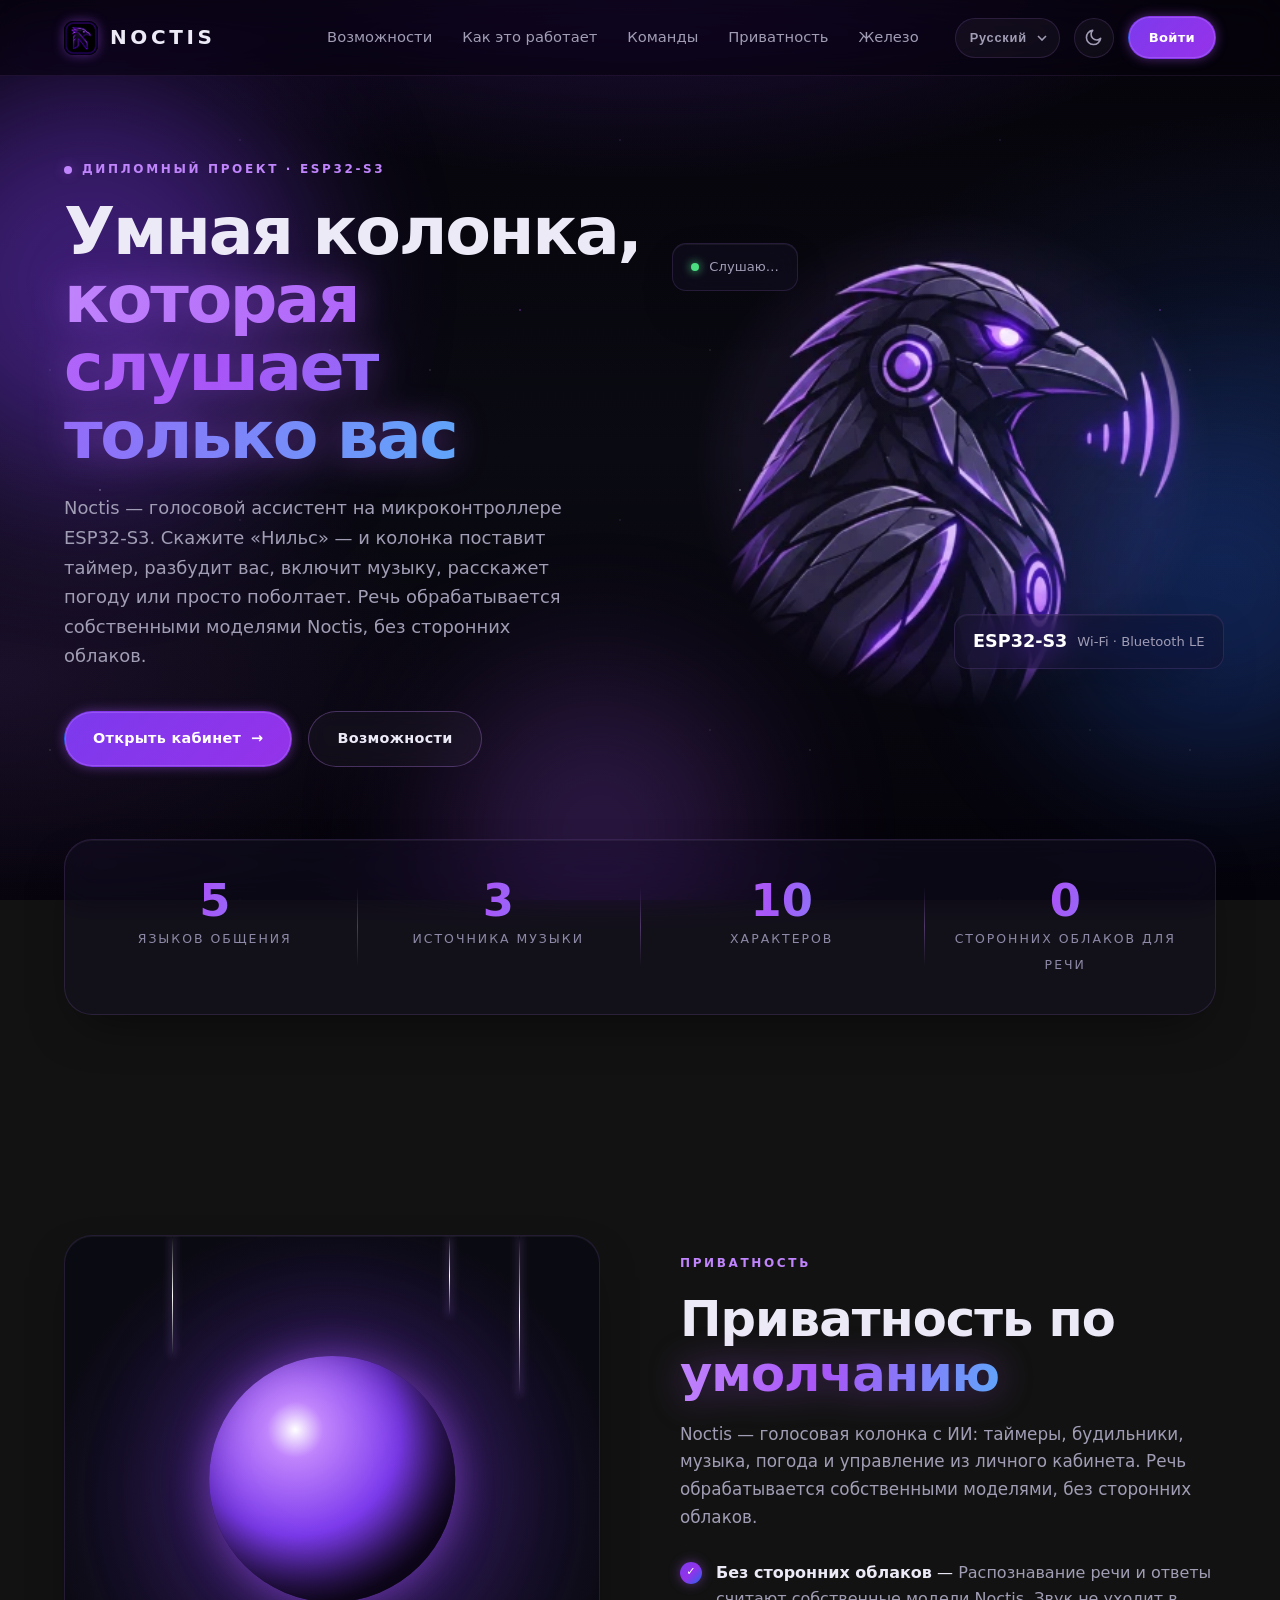
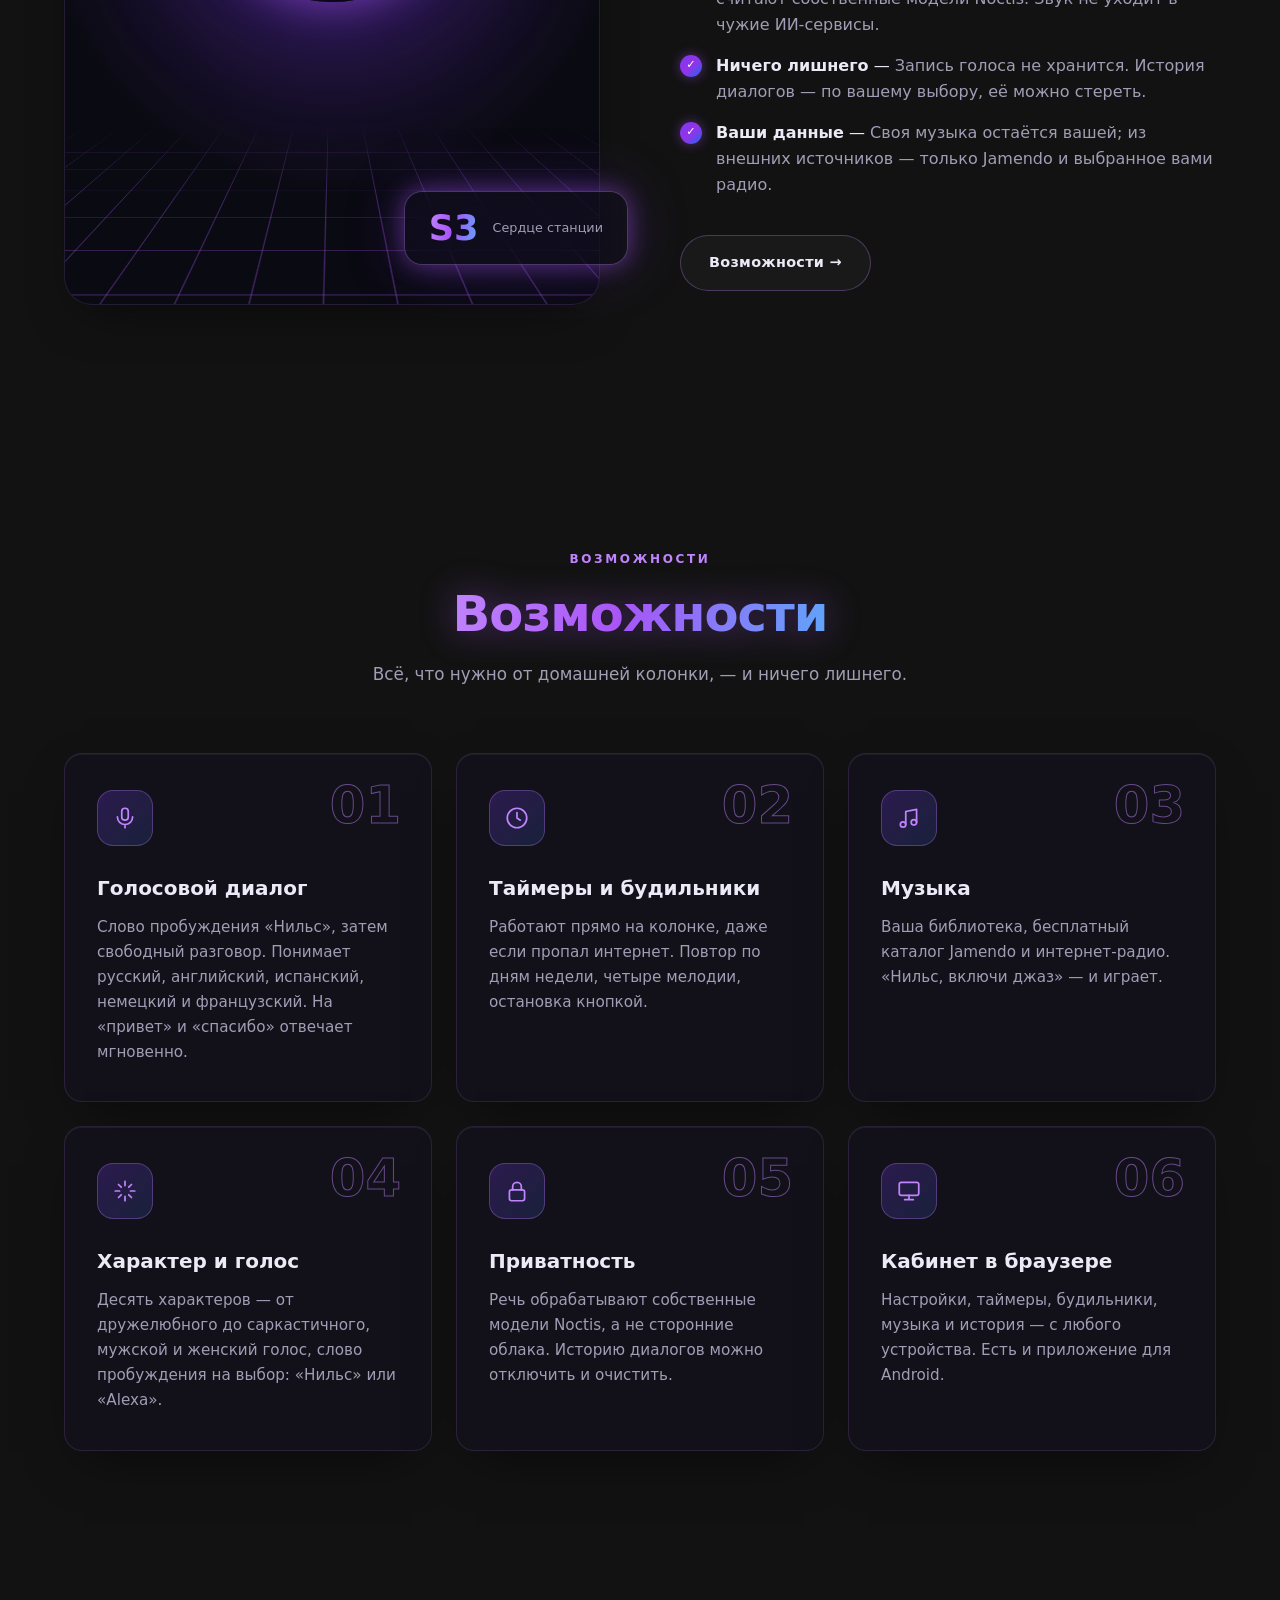
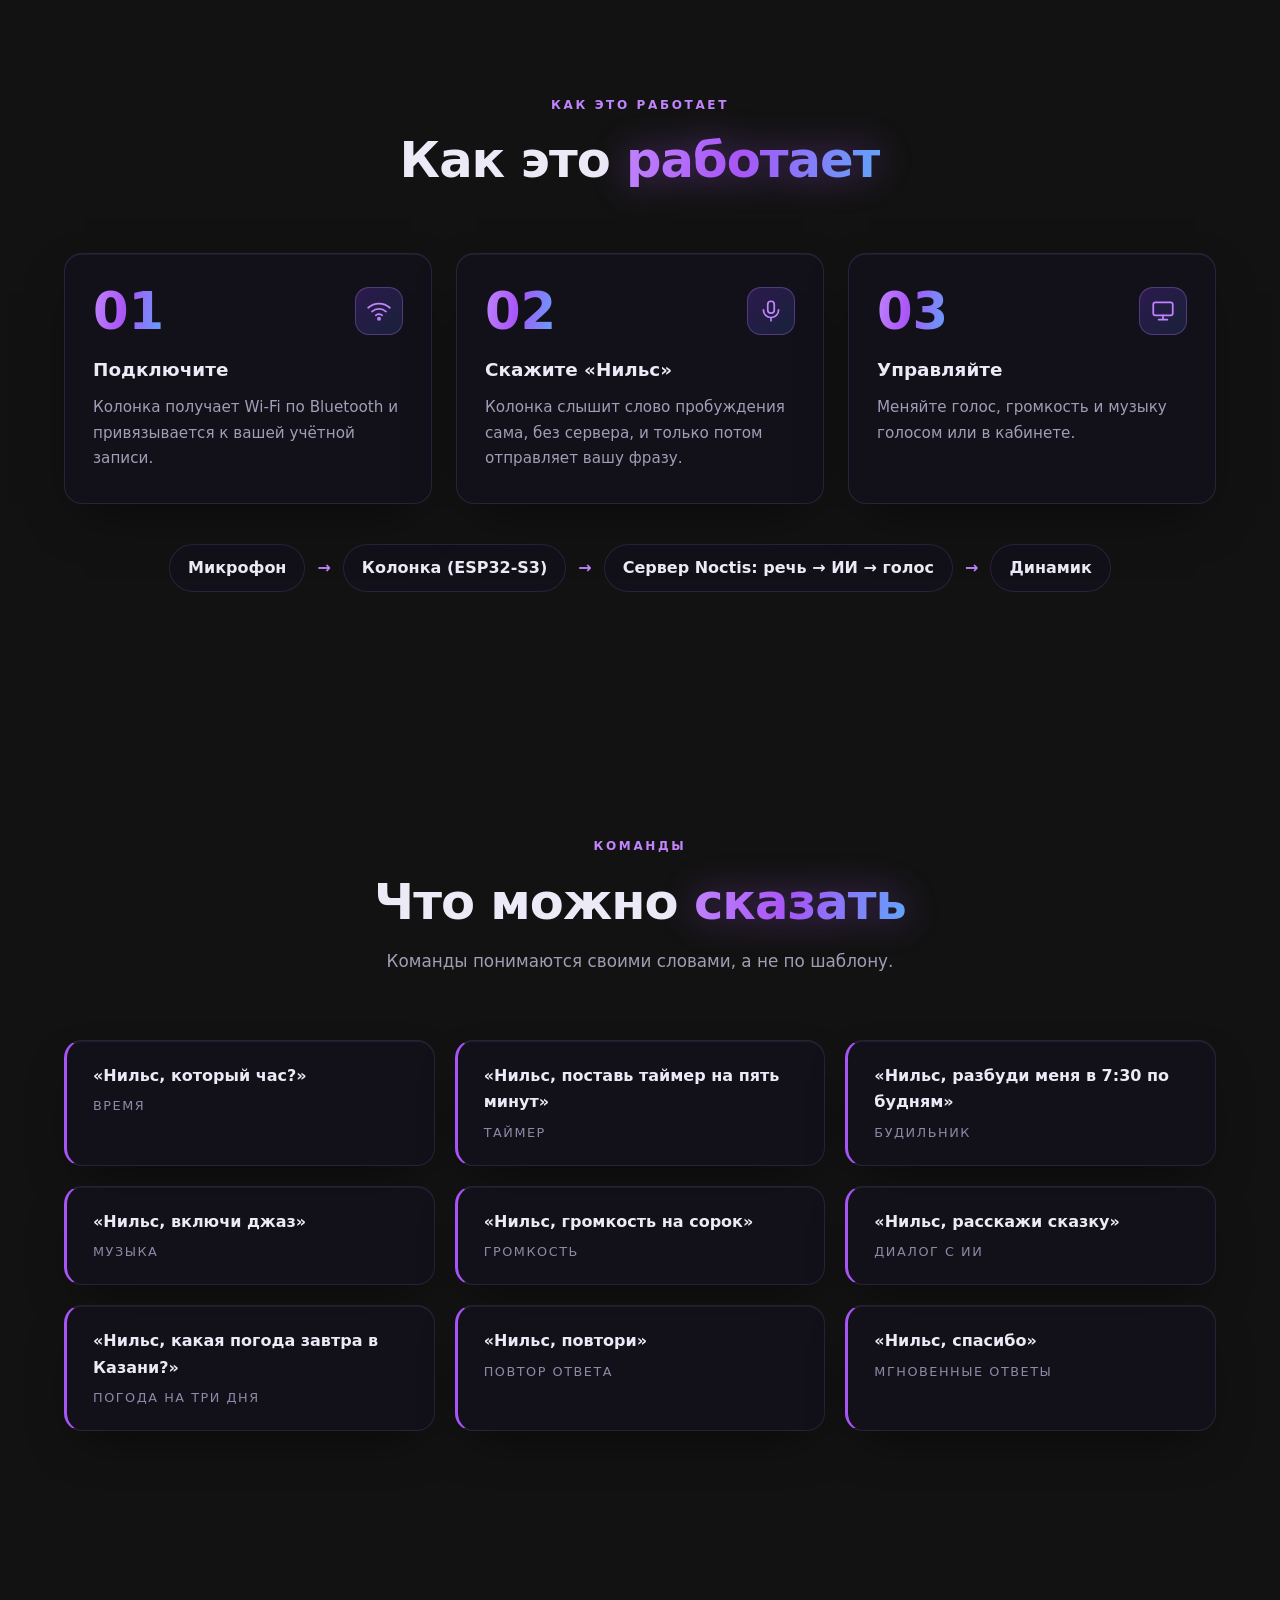
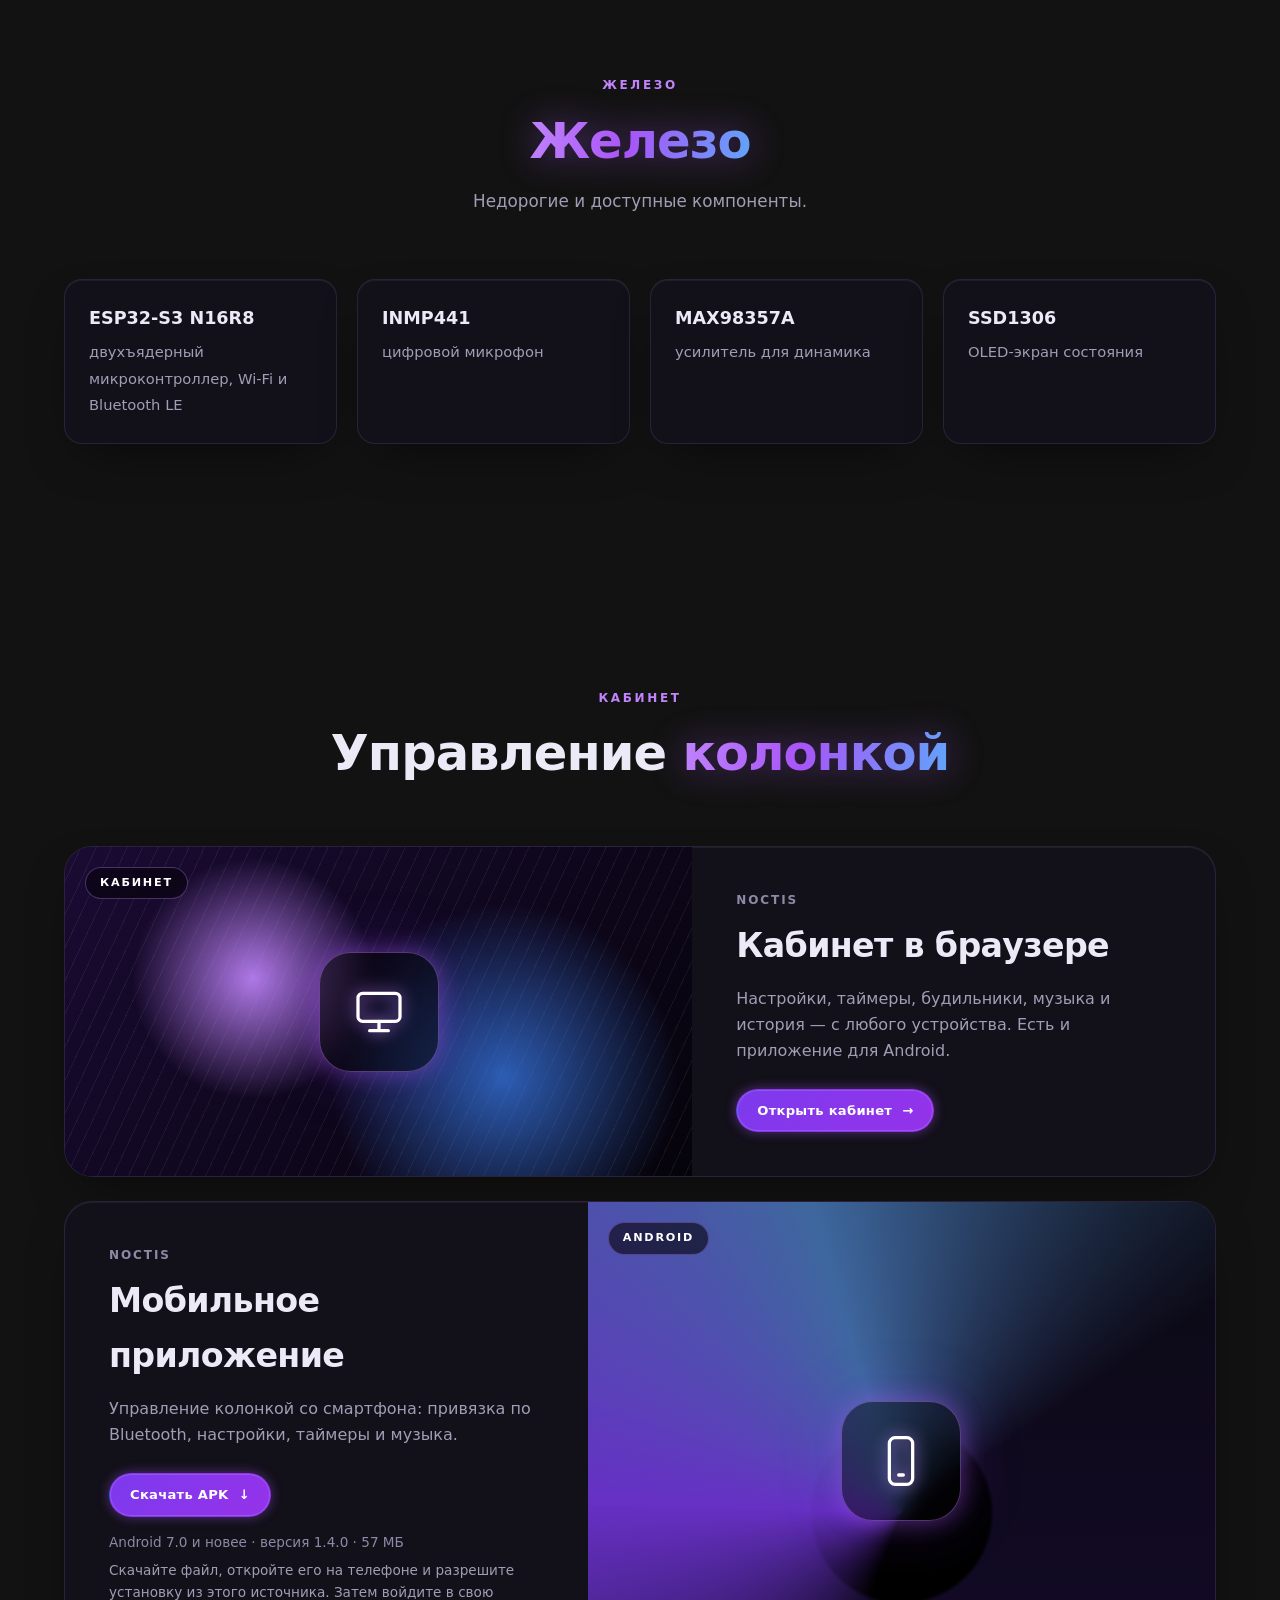
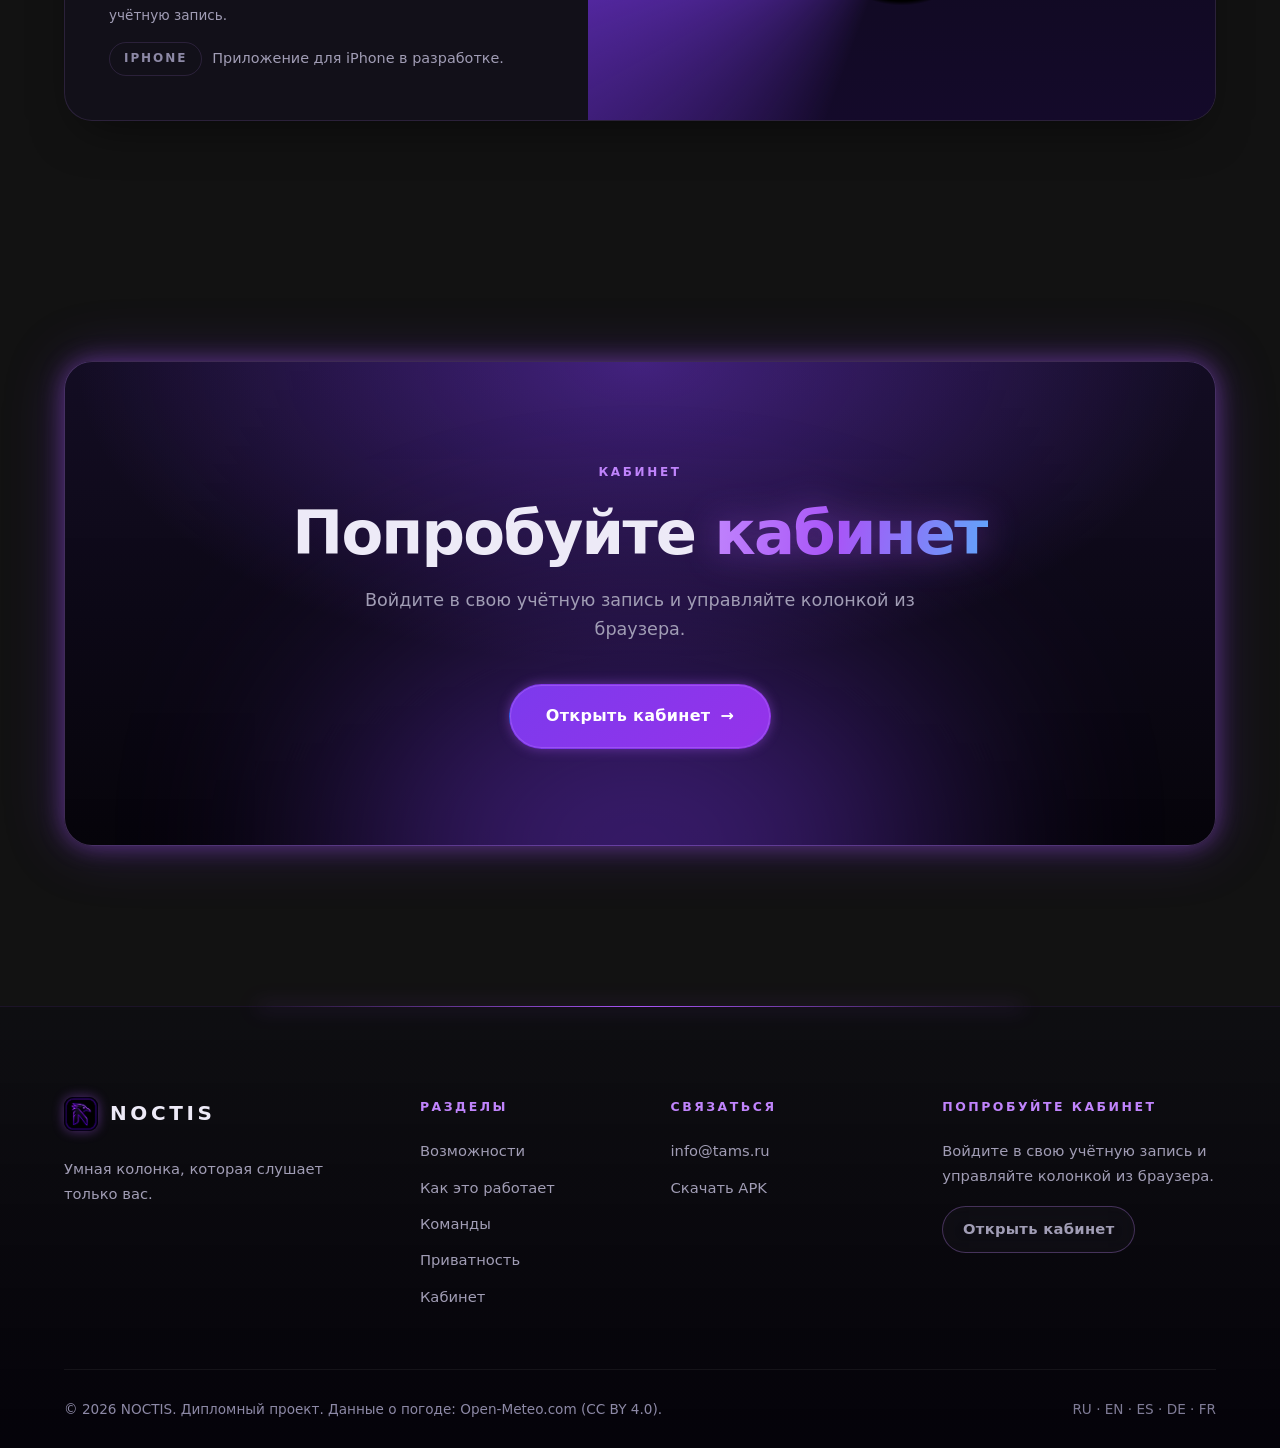
<file: site/index.html>
<!DOCTYPE html>
<html lang="ru">
<head>
  <meta charset="utf-8">
  <meta name="viewport" content="width=device-width, initial-scale=1">
  <title>Noctis — умная колонка с голосовым ИИ</title>
  <meta name="description" content="Noctis — голосовая колонка с ИИ: таймеры, будильники, музыка, погода и управление из личного кабинета. Речь обрабатывается собственными моделями, без сторонних облаков.">
  <meta name="color-scheme" content="dark light">
  <meta name="theme-color" content="#05030A">
  <meta name="noctis-admin" content="admin.html">
  <link rel="icon" type="image/webp" href="assets/img/noctis-icon.webp">
  <link rel="apple-touch-icon" href="assets/img/noctis-icon.webp">
  <meta property="og:image" content="assets/img/noctis-icon.webp">
  <link rel="alternate" hreflang="ru" href="index.html">
  <link rel="alternate" hreflang="en" href="en/index.html">
  <link rel="alternate" hreflang="es" href="es/index.html">
  <link rel="alternate" hreflang="de" href="de/index.html">
  <link rel="alternate" hreflang="fr" href="fr/index.html">
  <link rel="stylesheet" href="assets/tokens.css">
  <link rel="stylesheet" href="assets/site.css">
  <script src="assets/site.js"></script>
</head>
<body>
  <div class="cosmos" aria-hidden="true">
    <span class="stars stars--sm"></span><span class="stars stars--md"></span><span class="stars stars--lg"></span>
    <span class="orb orb--1"></span><span class="orb orb--2"></span><span class="orb orb--3"></span>
  </div>
  <a class="skip" href="#main">К содержимому</a>
  <header class="header">
    <div class="container header__inner">
      <a href="index.html" class="logo" aria-label="Noctis"><img class="logo__img" src="assets/img/noctis-icon.webp" alt="" width="34" height="34">NOCTIS</a>
      <input type="checkbox" id="nav-toggle" class="nav-toggle" aria-label="Меню">
      <label for="nav-toggle" class="nav-burger" aria-hidden="true"><span></span></label>
      <nav class="nav" aria-label="Меню">
        <ul class="nav__list">
          <li><a class="nav__link" href="index.html#features">Возможности</a></li>
          <li><a class="nav__link" href="index.html#how">Как это работает</a></li>
          <li><a class="nav__link" href="index.html#voice">Команды</a></li>
          <li><a class="nav__link" href="index.html#privacy">Приватность</a></li>
          <li><a class="nav__link" href="index.html#hardware">Железо</a></li>
        </ul>
        <div class="nav__actions">
          <select class="lang-select" id="lang-select" aria-label="Язык">
            <option value="ru" data-href="index.html" selected>Русский</option>
            <option value="en" data-href="en/index.html">English</option>
            <option value="es" data-href="es/index.html">Español</option>
            <option value="de" data-href="de/index.html">Deutsch</option>
            <option value="fr" data-href="fr/index.html">Français</option>
          </select>
          <button class="icon-btn theme-toggle" id="theme-toggle" type="button" aria-label="Сменить тему" title="Сменить тему" aria-pressed="true"><svg viewBox="0 0 24 24" aria-hidden="true" class="i-sun"><circle cx="12" cy="12" r="4"/><path d="M12 2v2M12 20v2M4.9 4.9l1.4 1.4M17.7 17.7l1.4 1.4M2 12h2M20 12h2M4.9 19.1l1.4-1.4M17.7 6.3l1.4-1.4"/></svg><svg viewBox="0 0 24 24" aria-hidden="true" class="i-moon"><path d="M21 13A9 9 0 1111 3a7 7 0 0010 10z"/></svg></button>
          <a href="dashboard.html" class="btn btn--primary btn--sm nav__cta">Войти</a>
        </div>
      </nav>
    </div>
  </header>

  <main id="main">
    <section class="hero" id="home">
      <div class="container hero__grid">
        <div class="hero__content">
          <p class="label"><span class="label__dot"></span>Дипломный проект · ESP32-S3</p>
          <h1 class="hero__title">Умная колонка, <span class="text-glow">которая слушает только вас</span></h1>
          <p class="hero__sub">Noctis — голосовой ассистент на микроконтроллере ESP32-S3. Скажите «Нильс» — и колонка поставит таймер, разбудит вас, включит музыку, расскажет погоду или просто поболтает. Речь обрабатывается собственными моделями Noctis, без сторонних облаков.</p>
          <div class="hero__actions">
            <a href="dashboard.html" class="btn btn--primary">Открыть кабинет <span class="btn__arrow" aria-hidden="true">→</span></a>
            <a href="#features" class="btn btn--ghost">Возможности</a>
          </div>
        </div>
        <div class="hero__visual" aria-hidden="true">
          <div class="brand-art brand-art--head"></div>
          <div class="glass chip chip--top"><span class="chip__dot"></span> Слушаю…</div>
          <div class="glass chip chip--bottom"><strong>ESP32-S3</strong> Wi‑Fi · Bluetooth LE</div>
        </div>
      </div>
      <div class="container">
        <ul class="stats glass">
          <li class="stats__item"><span class="stats__num">5</span><span class="stats__label">языков общения</span></li>
          <li class="stats__item"><span class="stats__num">3</span><span class="stats__label">источника музыки</span></li>
          <li class="stats__item"><span class="stats__num">10</span><span class="stats__label">характеров</span></li>
          <li class="stats__item"><span class="stats__num">0</span><span class="stats__label">сторонних облаков для речи</span></li>
        </ul>
      </div>
    </section>

    <section class="section about" id="privacy">
      <div class="container about__grid">
        <div class="about__visual" aria-hidden="true">
          <div class="about__frame glass">
            <span class="about__grid-lines"></span>
            <span class="about__planet"></span>
            <span class="about__streak about__streak--1"></span>
            <span class="about__streak about__streak--2"></span>
            <span class="about__streak about__streak--3"></span>
          </div>
          <div class="about__badge glass">
            <span class="about__badge-num">S3</span>
            <span class="about__badge-text">Сердце станции</span>
          </div>
        </div>
        <div class="about__content">
          <p class="label">Приватность</p>
          <h2 class="section__title">Приватность по <span class="text-glow">умолчанию</span></h2>
          <p class="section__text">Noctis — голосовая колонка с ИИ: таймеры, будильники, музыка, погода и управление из личного кабинета. Речь обрабатывается собственными моделями, без сторонних облаков.</p>
          <ul class="checklist">
            <li><b>Без сторонних облаков</b> — <span>Распознавание речи и ответы считают собственные модели Noctis. Звук не уходит в чужие ИИ-сервисы.</span></li>
            <li><b>Ничего лишнего</b> — <span>Запись голоса не хранится. История диалогов — по вашему выбору, её можно стереть.</span></li>
            <li><b>Ваши данные</b> — <span>Своя музыка остаётся вашей; из внешних источников — только Jamendo и выбранное вами радио.</span></li>
          </ul>
          <a href="#features" class="btn btn--ghost">Возможности →</a>
        </div>
      </div>
    </section>

    <section class="section services" id="features">
      <div class="container">
        <header class="section__head">
          <p class="label">Возможности</p>
          <h2 class="section__title"><span class="text-glow">Возможности</span></h2>
          <p class="section__text">Всё, что нужно от домашней колонки, — и ничего лишнего.</p>
        </header>
        <div class="services__grid">
          <article class="card glass">
            <span class="card__num">01</span>
            <div class="card__icon"><svg viewBox="0 0 24 24" aria-hidden="true"><rect x="9" y="3" width="6" height="11" rx="3"/><path d="M5 11a7 7 0 0014 0M12 18v3"/></svg></div>
            <h3 class="card__title">Голосовой диалог</h3>
            <p class="card__text">Слово пробуждения «Нильс», затем свободный разговор. Понимает русский, английский, испанский, немецкий и французский. На «привет» и «спасибо» отвечает мгновенно.</p>
          </article>
          <article class="card glass">
            <span class="card__num">02</span>
            <div class="card__icon"><svg viewBox="0 0 24 24" aria-hidden="true"><circle cx="12" cy="12" r="9"/><path d="M12 7v5l3 2"/></svg></div>
            <h3 class="card__title">Таймеры и будильники</h3>
            <p class="card__text">Работают прямо на колонке, даже если пропал интернет. Повтор по дням недели, четыре мелодии, остановка кнопкой.</p>
          </article>
          <article class="card glass">
            <span class="card__num">03</span>
            <div class="card__icon"><svg viewBox="0 0 24 24" aria-hidden="true"><path d="M9 18V6l10-2v12"/><circle cx="6.5" cy="18" r="2.5"/><circle cx="16.5" cy="16" r="2.5"/></svg></div>
            <h3 class="card__title">Музыка</h3>
            <p class="card__text">Ваша библиотека, бесплатный каталог Jamendo и интернет-радио. «Нильс, включи джаз» — и играет.</p>
          </article>
          <article class="card glass">
            <span class="card__num">04</span>
            <div class="card__icon"><svg viewBox="0 0 24 24" aria-hidden="true"><path d="M12 3v4M12 17v4M3 12h4M17 12h4M6 6l2.5 2.5M15.5 15.5L18 18M6 18l2.5-2.5M15.5 8.5L18 6"/></svg></div>
            <h3 class="card__title">Характер и голос</h3>
            <p class="card__text">Десять характеров — от дружелюбного до саркастичного, мужской и женский голос, слово пробуждения на выбор: «Нильс» или «Alexa».</p>
          </article>
          <article class="card glass">
            <span class="card__num">05</span>
            <div class="card__icon"><svg viewBox="0 0 24 24" aria-hidden="true"><rect x="5" y="11" width="14" height="10" rx="2"/><path d="M8 11V8a4 4 0 018 0v3"/></svg></div>
            <h3 class="card__title">Приватность</h3>
            <p class="card__text">Речь обрабатывают собственные модели Noctis, а не сторонние облака. Историю диалогов можно отключить и очистить.</p>
          </article>
          <article class="card glass">
            <span class="card__num">06</span>
            <div class="card__icon"><svg viewBox="0 0 24 24" aria-hidden="true"><rect x="3" y="4" width="18" height="12" rx="2"/><path d="M8 20h8M12 16v4"/></svg></div>
            <h3 class="card__title">Кабинет в браузере</h3>
            <p class="card__text">Настройки, таймеры, будильники, музыка и история — с любого устройства. Есть и приложение для Android.</p>
          </article>
        </div>
      </div>
    </section>

    <section class="section results" id="how">
      <div class="container">
        <header class="section__head">
          <p class="label">Как это работает</p>
          <h2 class="section__title">Как это <span class="text-glow">работает</span></h2>
        </header>
        <div class="results__grid results__grid--3">
          <article class="metric glass metric--plain">
            <div class="metric__top"><span class="metric__num">01</span><div class="card__icon card__icon--sm"><svg viewBox="0 0 24 24" aria-hidden="true"><path d="M2 9a15 15 0 0120 0M5.5 12.5a10 10 0 0113 0M9 16a5 5 0 016 0"/><circle cx="12" cy="19.2" r="1"/></svg></div></div>
            <h3 class="metric__title">Подключите</h3>
            <p class="metric__text">Колонка получает Wi‑Fi по Bluetooth и привязывается к вашей учётной записи.</p>
          </article>
          <article class="metric glass metric--plain">
            <div class="metric__top"><span class="metric__num">02</span><div class="card__icon card__icon--sm"><svg viewBox="0 0 24 24" aria-hidden="true"><rect x="9" y="3" width="6" height="11" rx="3"/><path d="M5 11a7 7 0 0014 0M12 18v3"/></svg></div></div>
            <h3 class="metric__title">Скажите «Нильс»</h3>
            <p class="metric__text">Колонка слышит слово пробуждения сама, без сервера, и только потом отправляет вашу фразу.</p>
          </article>
          <article class="metric glass metric--plain">
            <div class="metric__top"><span class="metric__num">03</span><div class="card__icon card__icon--sm"><svg viewBox="0 0 24 24" aria-hidden="true"><rect x="3" y="4" width="18" height="12" rx="2"/><path d="M8 20h8M12 16v4"/></svg></div></div>
            <h3 class="metric__title">Управляйте</h3>
            <p class="metric__text">Меняйте голос, громкость и музыку голосом или в кабинете.</p>
          </article>
        </div>
        <p class="flow"><span>Микрофон</span><em aria-hidden="true">→</em><span>Колонка (ESP32-S3)</span><em aria-hidden="true">→</em><span>Сервер Noctis: речь → ИИ → голос</span><em aria-hidden="true">→</em><span>Динамик</span></p>
      </div>
    </section>

    <section class="section" id="voice">
      <div class="container">
        <header class="section__head">
          <p class="label">Команды</p>
          <h2 class="section__title">Что можно <span class="text-glow">сказать</span></h2>
          <p class="section__text">Команды понимаются своими словами, а не по шаблону.</p>
        </header>
        <div class="say">
          <blockquote class="glass">«Нильс, который час?»<small>время</small></blockquote>
          <blockquote class="glass">«Нильс, поставь таймер на пять минут»<small>таймер</small></blockquote>
          <blockquote class="glass">«Нильс, разбуди меня в 7:30 по будням»<small>будильник</small></blockquote>
          <blockquote class="glass">«Нильс, включи джаз»<small>музыка</small></blockquote>
          <blockquote class="glass">«Нильс, громкость на сорок»<small>громкость</small></blockquote>
          <blockquote class="glass">«Нильс, расскажи сказку»<small>диалог с ИИ</small></blockquote>
          <blockquote class="glass">«Нильс, какая погода завтра в Казани?»<small>погода на три дня</small></blockquote>
          <blockquote class="glass">«Нильс, повтори»<small>повтор ответа</small></blockquote>
          <blockquote class="glass">«Нильс, спасибо»<small>мгновенные ответы</small></blockquote>
        </div>
      </div>
    </section>

    <section class="section" id="hardware">
      <div class="container">
        <header class="section__head">
          <p class="label">Железо</p>
          <h2 class="section__title"><span class="text-glow">Железо</span></h2>
          <p class="section__text">Недорогие и доступные компоненты.</p>
        </header>
        <ul class="hw">
          <li class="glass"><b>ESP32-S3 N16R8</b><span>двухъядерный микроконтроллер, Wi‑Fi и Bluetooth LE</span></li>
          <li class="glass"><b>INMP441</b><span>цифровой микрофон</span></li>
          <li class="glass"><b>MAX98357A</b><span>усилитель для динамика</span></li>
          <li class="glass"><b>SSD1306</b><span>OLED-экран состояния</span></li>
        </ul>
      </div>
    </section>

    <section class="section works" id="control">
      <div class="container">
        <header class="section__head">
          <p class="label">Кабинет</p>
          <h2 class="section__title">Управление <span class="text-glow">колонкой</span></h2>
        </header>
        <div class="works__list">
          <article class="work glass">
            <div class="work__media work__media--1" aria-hidden="true">
              <span class="work__tag">Кабинет</span>
              <span class="work__icon"><svg viewBox="0 0 24 24" aria-hidden="true"><rect x="3" y="4" width="18" height="12" rx="2"/><path d="M8 20h8M12 16v4"/></svg></span>
            </div>
            <div class="work__body">
              <p class="label label--muted">NOCTIS</p>
              <h3 class="work__title">Кабинет в браузере</h3>
              <p class="work__text">Настройки, таймеры, будильники, музыка и история — с любого устройства. Есть и приложение для Android.</p>
              <a href="dashboard.html" class="btn btn--primary btn--sm work__btn">Открыть кабинет <span class="btn__arrow" aria-hidden="true">→</span></a>
            </div>
          </article>
          <article class="work glass" id="app">
            <div class="work__media work__media--2" aria-hidden="true">
              <span class="work__tag">Android</span>
              <span class="work__icon"><svg viewBox="0 0 24 24" aria-hidden="true"><rect x="7" y="2" width="10" height="20" rx="2.5"/><path d="M11 18h2"/></svg></span>
            </div>
            <div class="work__body">
              <p class="label label--muted">NOCTIS</p>
              <h3 class="work__title">Мобильное приложение</h3>
              <p class="work__text">Управление колонкой со смартфона: привязка по Bluetooth, настройки, таймеры и музыка.</p>
              <a href="downloads/Noctis-1.4.0.apk" class="btn btn--primary btn--sm work__btn" download>Скачать APK <span class="btn__arrow" aria-hidden="true">↓</span></a>
              <p class="work__meta">Android 7.0 и новее · версия 1.4.0 · 57 МБ</p>
              <p class="work__meta">Скачайте файл, откройте его на телефоне и разрешите установку из этого источника. Затем войдите в свою учётную запись.</p>
              <p class="work__ios"><span class="badge-soon">iPhone</span> Приложение для iPhone в разработке.</p>
            </div>
          </article>
        </div>
      </div>
    </section>

    <section class="section cta" id="contact">
      <div class="container">
        <div class="cta__box">
          <span class="cta__glow" aria-hidden="true"></span>
          <p class="label">Кабинет</p>
          <h2 class="cta__title">Попробуйте <span class="text-glow">кабинет</span></h2>
          <p class="cta__text">Войдите в свою учётную запись и управляйте колонкой из браузера.</p>
          <a href="dashboard.html" class="btn btn--primary btn--lg">Открыть кабинет <span class="btn__arrow" aria-hidden="true">→</span></a>
        </div>
      </div>
    </section>
  </main>

  <footer class="footer">
    <div class="container">
      <div class="footer__grid footer__grid--4">
        <div class="footer__brand">
          <a href="index.html" class="logo" aria-label="Noctis"><img class="logo__img" src="assets/img/noctis-icon.webp" alt="" width="34" height="34">NOCTIS</a>
          <p class="footer__text">Умная колонка, которая слушает только вас.</p>
        </div>
        <nav class="footer__col" aria-label="Разделы">
          <h3 class="footer__title">Разделы</h3>
          <ul>
            <li><a href="index.html#features">Возможности</a></li>
            <li><a href="index.html#how">Как это работает</a></li>
            <li><a href="index.html#voice">Команды</a></li>
            <li><a href="index.html#privacy">Приватность</a></li>
            <li><a href="dashboard.html">Кабинет</a></li>
          </ul>
        </nav>
        <address class="footer__col">
          <h3 class="footer__title">Связаться</h3>
          <ul>
            <li><a href="mailto:info@tams.ru">info@tams.ru</a></li>
            <li><a href="downloads/Noctis-1.4.0.apk" download>Скачать APK</a></li>
          </ul>
        </address>
        <div class="footer__col footer__news">
          <h3 class="footer__title">Попробуйте кабинет</h3>
          <p class="footer__text">Войдите в свою учётную запись и управляйте колонкой из браузера.</p>
          <a href="dashboard.html" class="btn btn--ghost btn--sm">Открыть кабинет</a>
        </div>
      </div>
      <div class="footer__bottom">
        <span>© 2026 NOCTIS. Дипломный проект. Данные о погоде: Open-Meteo.com (CC BY 4.0).</span>
        <span><a href="index.html" hreflang="ru">RU</a> · <a href="en/index.html" hreflang="en">EN</a> · <a href="es/index.html" hreflang="es">ES</a> · <a href="de/index.html" hreflang="de">DE</a> · <a href="fr/index.html" hreflang="fr">FR</a></span>
      </div>
    </div>
  </footer>
</body>
</html>
</file>
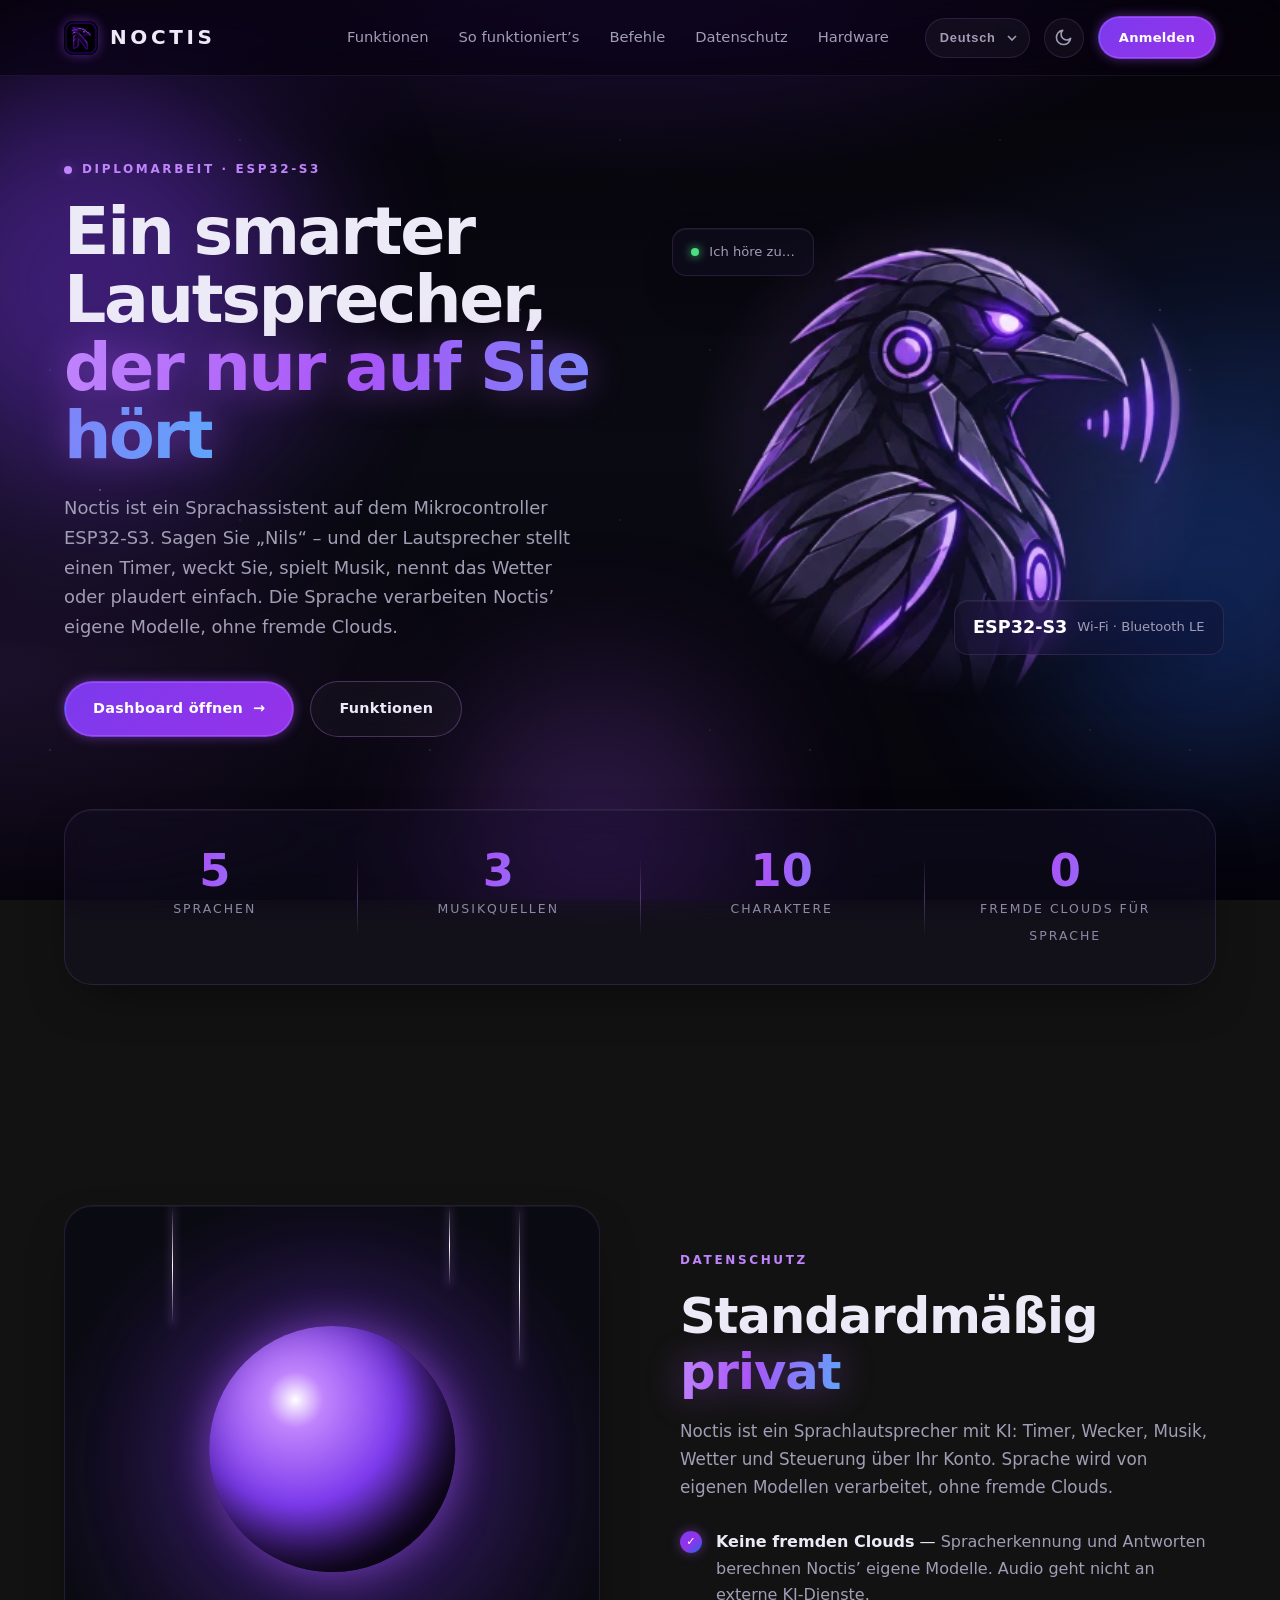
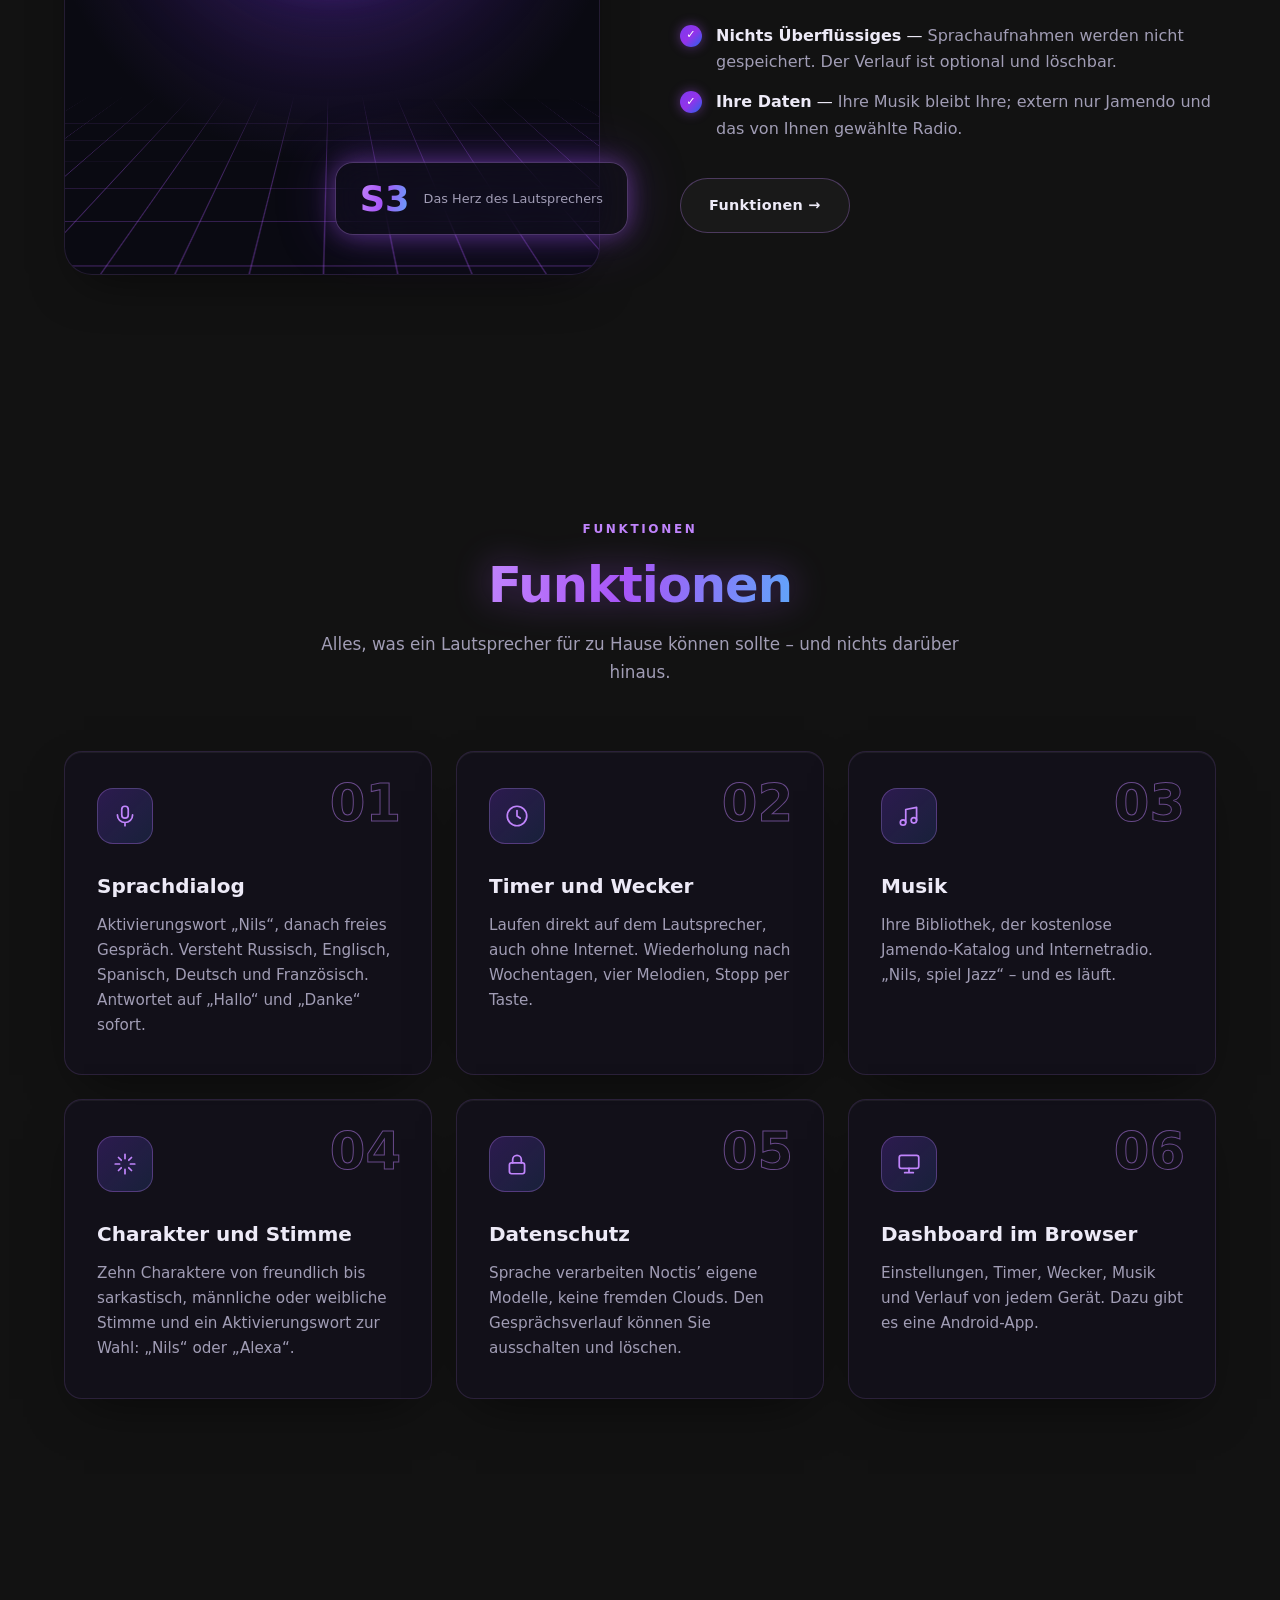
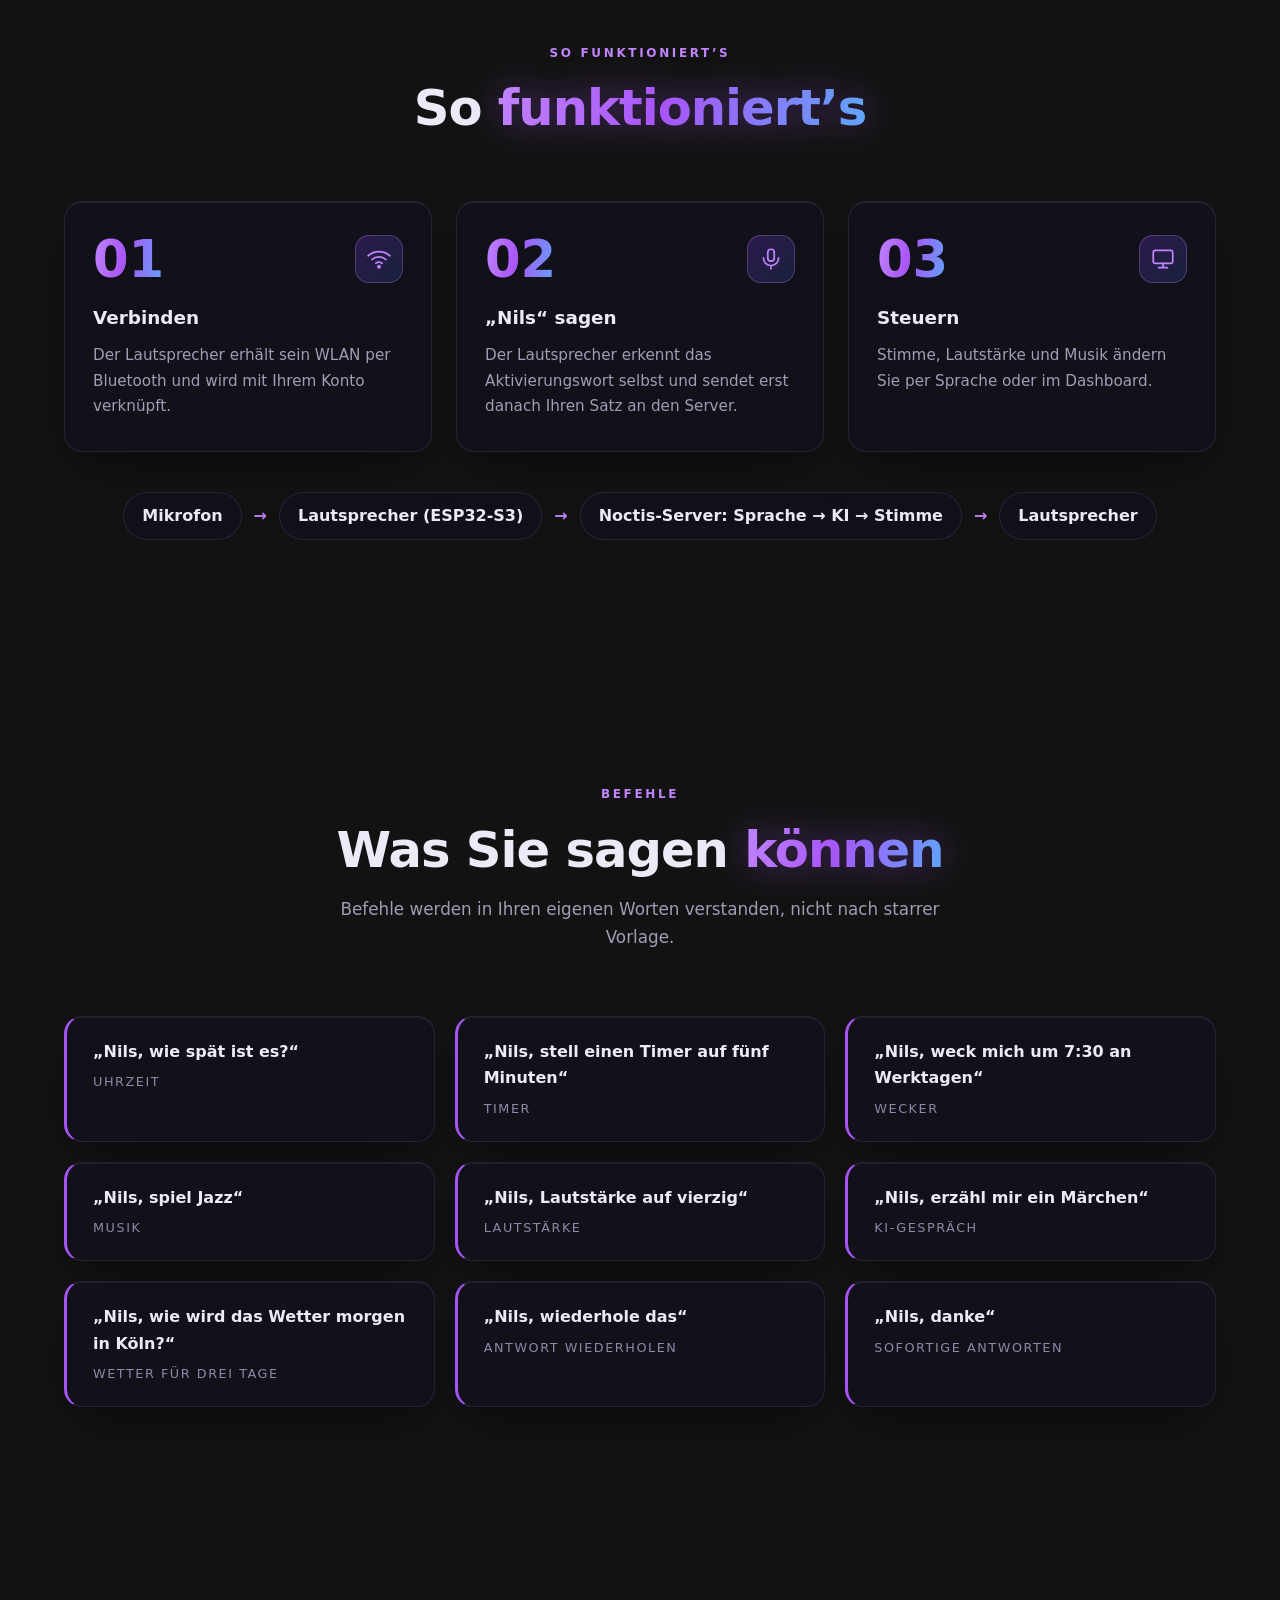
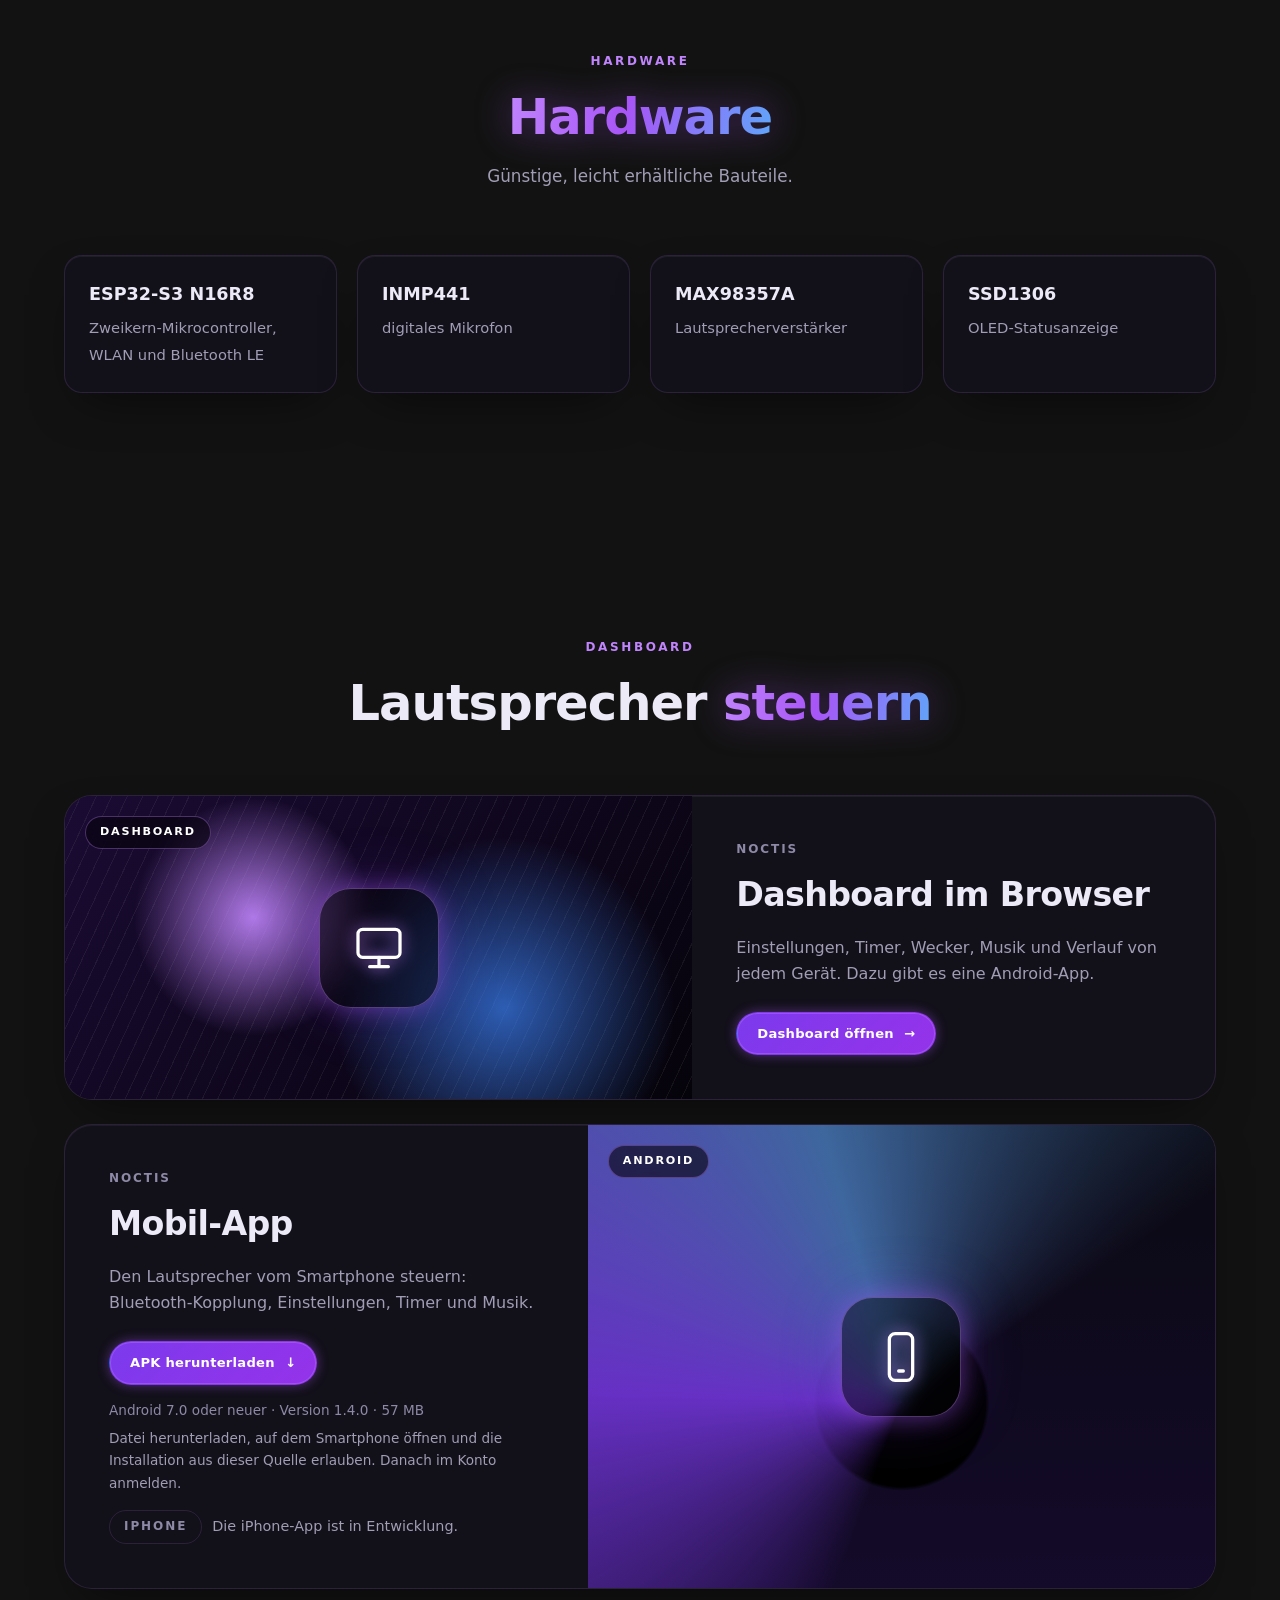
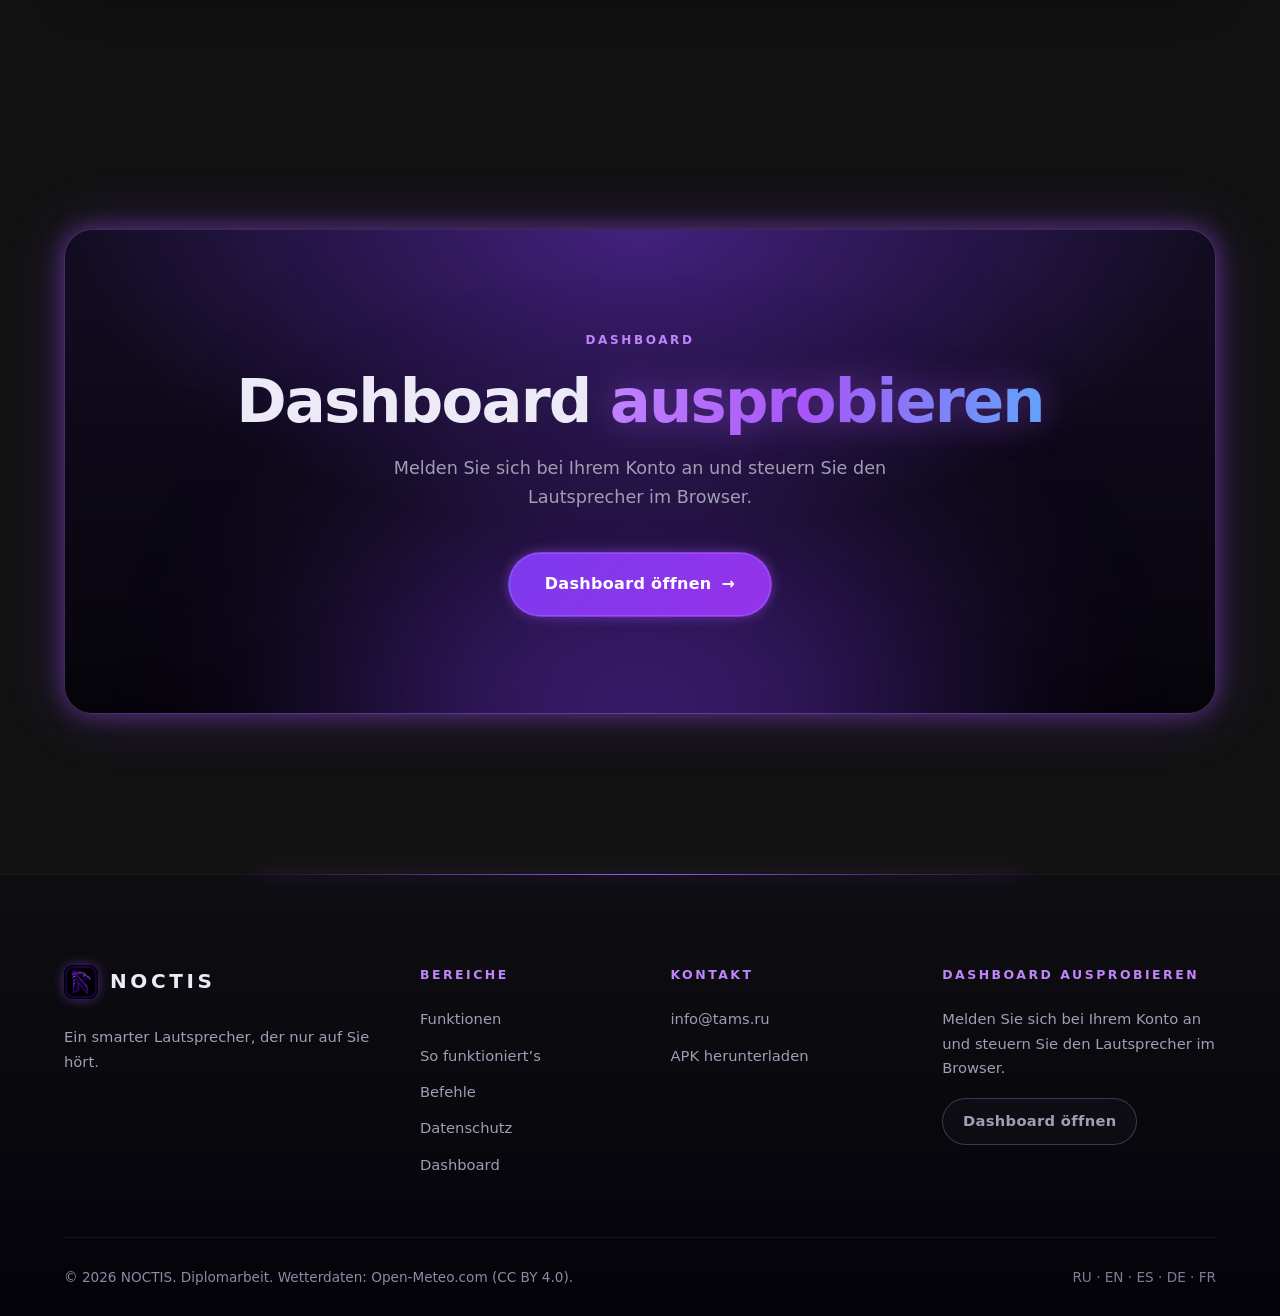
<file: site/de/index.html>
<!DOCTYPE html>
<html lang="de">
<head>
  <meta charset="utf-8">
  <meta name="viewport" content="width=device-width, initial-scale=1">
  <title>Noctis — smarter Lautsprecher mit Sprach-KI</title>
  <meta name="description" content="Noctis ist ein Sprachlautsprecher mit KI: Timer, Wecker, Musik, Wetter und Steuerung über Ihr Konto. Sprache wird von eigenen Modellen verarbeitet, ohne fremde Clouds.">
  <meta name="color-scheme" content="dark light">
  <meta name="theme-color" content="#05030A">
  <meta name="noctis-admin" content="../admin.html">
  <link rel="icon" type="image/webp" href="../assets/img/noctis-icon.webp">
  <link rel="apple-touch-icon" href="../assets/img/noctis-icon.webp">
  <meta property="og:image" content="../assets/img/noctis-icon.webp">
  <link rel="alternate" hreflang="ru" href="../index.html">
  <link rel="alternate" hreflang="en" href="../en/index.html">
  <link rel="alternate" hreflang="es" href="../es/index.html">
  <link rel="alternate" hreflang="de" href="../de/index.html">
  <link rel="alternate" hreflang="fr" href="../fr/index.html">
  <link rel="stylesheet" href="../assets/tokens.css">
  <link rel="stylesheet" href="../assets/site.css">
  <script src="../assets/site.js"></script>
</head>
<body>
  <div class="cosmos" aria-hidden="true">
    <span class="stars stars--sm"></span><span class="stars stars--md"></span><span class="stars stars--lg"></span>
    <span class="orb orb--1"></span><span class="orb orb--2"></span><span class="orb orb--3"></span>
  </div>
  <a class="skip" href="#main">Zum Inhalt</a>
  <header class="header">
    <div class="container header__inner">
      <a href="index.html" class="logo" aria-label="Noctis"><img class="logo__img" src="../assets/img/noctis-icon.webp" alt="" width="34" height="34">NOCTIS</a>
      <input type="checkbox" id="nav-toggle" class="nav-toggle" aria-label="Menü">
      <label for="nav-toggle" class="nav-burger" aria-hidden="true"><span></span></label>
      <nav class="nav" aria-label="Menü">
        <ul class="nav__list">
          <li><a class="nav__link" href="index.html#features">Funktionen</a></li>
          <li><a class="nav__link" href="index.html#how">So funktioniert’s</a></li>
          <li><a class="nav__link" href="index.html#voice">Befehle</a></li>
          <li><a class="nav__link" href="index.html#privacy">Datenschutz</a></li>
          <li><a class="nav__link" href="index.html#hardware">Hardware</a></li>
        </ul>
        <div class="nav__actions">
          <select class="lang-select" id="lang-select" aria-label="Sprache">
            <option value="ru" data-href="../index.html">Русский</option>
            <option value="en" data-href="../en/index.html">English</option>
            <option value="es" data-href="../es/index.html">Español</option>
            <option value="de" data-href="../de/index.html" selected>Deutsch</option>
            <option value="fr" data-href="../fr/index.html">Français</option>
          </select>
          <button class="icon-btn theme-toggle" id="theme-toggle" type="button" aria-label="Design wechseln" title="Design wechseln" aria-pressed="true"><svg viewBox="0 0 24 24" aria-hidden="true" class="i-sun"><circle cx="12" cy="12" r="4"/><path d="M12 2v2M12 20v2M4.9 4.9l1.4 1.4M17.7 17.7l1.4 1.4M2 12h2M20 12h2M4.9 19.1l1.4-1.4M17.7 6.3l1.4-1.4"/></svg><svg viewBox="0 0 24 24" aria-hidden="true" class="i-moon"><path d="M21 13A9 9 0 1111 3a7 7 0 0010 10z"/></svg></button>
          <a href="dashboard.html" class="btn btn--primary btn--sm nav__cta">Anmelden</a>
        </div>
      </nav>
    </div>
  </header>

  <main id="main">
    <section class="hero" id="home">
      <div class="container hero__grid">
        <div class="hero__content">
          <p class="label"><span class="label__dot"></span>Diplomarbeit · ESP32-S3</p>
          <h1 class="hero__title">Ein smarter Lautsprecher, <span class="text-glow">der nur auf Sie hört</span></h1>
          <p class="hero__sub">Noctis ist ein Sprachassistent auf dem Mikrocontroller ESP32-S3. Sagen Sie „Nils“ – und der Lautsprecher stellt einen Timer, weckt Sie, spielt Musik, nennt das Wetter oder plaudert einfach. Die Sprache verarbeiten Noctis’ eigene Modelle, ohne fremde Clouds.</p>
          <div class="hero__actions">
            <a href="dashboard.html" class="btn btn--primary">Dashboard öffnen <span class="btn__arrow" aria-hidden="true">→</span></a>
            <a href="#features" class="btn btn--ghost">Funktionen</a>
          </div>
        </div>
        <div class="hero__visual" aria-hidden="true">
          <div class="brand-art brand-art--head"></div>
          <div class="glass chip chip--top"><span class="chip__dot"></span> Ich höre zu…</div>
          <div class="glass chip chip--bottom"><strong>ESP32-S3</strong> Wi‑Fi · Bluetooth LE</div>
        </div>
      </div>
      <div class="container">
        <ul class="stats glass">
          <li class="stats__item"><span class="stats__num">5</span><span class="stats__label">Sprachen</span></li>
          <li class="stats__item"><span class="stats__num">3</span><span class="stats__label">Musikquellen</span></li>
          <li class="stats__item"><span class="stats__num">10</span><span class="stats__label">Charaktere</span></li>
          <li class="stats__item"><span class="stats__num">0</span><span class="stats__label">fremde Clouds für Sprache</span></li>
        </ul>
      </div>
    </section>

    <section class="section about" id="privacy">
      <div class="container about__grid">
        <div class="about__visual" aria-hidden="true">
          <div class="about__frame glass">
            <span class="about__grid-lines"></span>
            <span class="about__planet"></span>
            <span class="about__streak about__streak--1"></span>
            <span class="about__streak about__streak--2"></span>
            <span class="about__streak about__streak--3"></span>
          </div>
          <div class="about__badge glass">
            <span class="about__badge-num">S3</span>
            <span class="about__badge-text">Das Herz des Lautsprechers</span>
          </div>
        </div>
        <div class="about__content">
          <p class="label">Datenschutz</p>
          <h2 class="section__title">Standardmäßig <span class="text-glow">privat</span></h2>
          <p class="section__text">Noctis ist ein Sprachlautsprecher mit KI: Timer, Wecker, Musik, Wetter und Steuerung über Ihr Konto. Sprache wird von eigenen Modellen verarbeitet, ohne fremde Clouds.</p>
          <ul class="checklist">
            <li><b>Keine fremden Clouds</b> — <span>Spracherkennung und Antworten berechnen Noctis’ eigene Modelle. Audio geht nicht an externe KI-Dienste.</span></li>
            <li><b>Nichts Überflüssiges</b> — <span>Sprachaufnahmen werden nicht gespeichert. Der Verlauf ist optional und löschbar.</span></li>
            <li><b>Ihre Daten</b> — <span>Ihre Musik bleibt Ihre; extern nur Jamendo und das von Ihnen gewählte Radio.</span></li>
          </ul>
          <a href="#features" class="btn btn--ghost">Funktionen →</a>
        </div>
      </div>
    </section>

    <section class="section services" id="features">
      <div class="container">
        <header class="section__head">
          <p class="label">Funktionen</p>
          <h2 class="section__title"><span class="text-glow">Funktionen</span></h2>
          <p class="section__text">Alles, was ein Lautsprecher für zu Hause können sollte – und nichts darüber hinaus.</p>
        </header>
        <div class="services__grid">
          <article class="card glass">
            <span class="card__num">01</span>
            <div class="card__icon"><svg viewBox="0 0 24 24" aria-hidden="true"><rect x="9" y="3" width="6" height="11" rx="3"/><path d="M5 11a7 7 0 0014 0M12 18v3"/></svg></div>
            <h3 class="card__title">Sprachdialog</h3>
            <p class="card__text">Aktivierungswort „Nils“, danach freies Gespräch. Versteht Russisch, Englisch, Spanisch, Deutsch und Französisch. Antwortet auf „Hallo“ und „Danke“ sofort.</p>
          </article>
          <article class="card glass">
            <span class="card__num">02</span>
            <div class="card__icon"><svg viewBox="0 0 24 24" aria-hidden="true"><circle cx="12" cy="12" r="9"/><path d="M12 7v5l3 2"/></svg></div>
            <h3 class="card__title">Timer und Wecker</h3>
            <p class="card__text">Laufen direkt auf dem Lautsprecher, auch ohne Internet. Wiederholung nach Wochentagen, vier Melodien, Stopp per Taste.</p>
          </article>
          <article class="card glass">
            <span class="card__num">03</span>
            <div class="card__icon"><svg viewBox="0 0 24 24" aria-hidden="true"><path d="M9 18V6l10-2v12"/><circle cx="6.5" cy="18" r="2.5"/><circle cx="16.5" cy="16" r="2.5"/></svg></div>
            <h3 class="card__title">Musik</h3>
            <p class="card__text">Ihre Bibliothek, der kostenlose Jamendo-Katalog und Internetradio. „Nils, spiel Jazz“ – und es läuft.</p>
          </article>
          <article class="card glass">
            <span class="card__num">04</span>
            <div class="card__icon"><svg viewBox="0 0 24 24" aria-hidden="true"><path d="M12 3v4M12 17v4M3 12h4M17 12h4M6 6l2.5 2.5M15.5 15.5L18 18M6 18l2.5-2.5M15.5 8.5L18 6"/></svg></div>
            <h3 class="card__title">Charakter und Stimme</h3>
            <p class="card__text">Zehn Charaktere von freundlich bis sarkastisch, männliche oder weibliche Stimme und ein Aktivierungswort zur Wahl: „Nils“ oder „Alexa“.</p>
          </article>
          <article class="card glass">
            <span class="card__num">05</span>
            <div class="card__icon"><svg viewBox="0 0 24 24" aria-hidden="true"><rect x="5" y="11" width="14" height="10" rx="2"/><path d="M8 11V8a4 4 0 018 0v3"/></svg></div>
            <h3 class="card__title">Datenschutz</h3>
            <p class="card__text">Sprache verarbeiten Noctis’ eigene Modelle, keine fremden Clouds. Den Gesprächsverlauf können Sie ausschalten und löschen.</p>
          </article>
          <article class="card glass">
            <span class="card__num">06</span>
            <div class="card__icon"><svg viewBox="0 0 24 24" aria-hidden="true"><rect x="3" y="4" width="18" height="12" rx="2"/><path d="M8 20h8M12 16v4"/></svg></div>
            <h3 class="card__title">Dashboard im Browser</h3>
            <p class="card__text">Einstellungen, Timer, Wecker, Musik und Verlauf von jedem Gerät. Dazu gibt es eine Android-App.</p>
          </article>
        </div>
      </div>
    </section>

    <section class="section results" id="how">
      <div class="container">
        <header class="section__head">
          <p class="label">So funktioniert’s</p>
          <h2 class="section__title">So <span class="text-glow">funktioniert’s</span></h2>
        </header>
        <div class="results__grid results__grid--3">
          <article class="metric glass metric--plain">
            <div class="metric__top"><span class="metric__num">01</span><div class="card__icon card__icon--sm"><svg viewBox="0 0 24 24" aria-hidden="true"><path d="M2 9a15 15 0 0120 0M5.5 12.5a10 10 0 0113 0M9 16a5 5 0 016 0"/><circle cx="12" cy="19.2" r="1"/></svg></div></div>
            <h3 class="metric__title">Verbinden</h3>
            <p class="metric__text">Der Lautsprecher erhält sein WLAN per Bluetooth und wird mit Ihrem Konto verknüpft.</p>
          </article>
          <article class="metric glass metric--plain">
            <div class="metric__top"><span class="metric__num">02</span><div class="card__icon card__icon--sm"><svg viewBox="0 0 24 24" aria-hidden="true"><rect x="9" y="3" width="6" height="11" rx="3"/><path d="M5 11a7 7 0 0014 0M12 18v3"/></svg></div></div>
            <h3 class="metric__title">„Nils“ sagen</h3>
            <p class="metric__text">Der Lautsprecher erkennt das Aktivierungswort selbst und sendet erst danach Ihren Satz an den Server.</p>
          </article>
          <article class="metric glass metric--plain">
            <div class="metric__top"><span class="metric__num">03</span><div class="card__icon card__icon--sm"><svg viewBox="0 0 24 24" aria-hidden="true"><rect x="3" y="4" width="18" height="12" rx="2"/><path d="M8 20h8M12 16v4"/></svg></div></div>
            <h3 class="metric__title">Steuern</h3>
            <p class="metric__text">Stimme, Lautstärke und Musik ändern Sie per Sprache oder im Dashboard.</p>
          </article>
        </div>
        <p class="flow"><span>Mikrofon</span><em aria-hidden="true">→</em><span>Lautsprecher (ESP32-S3)</span><em aria-hidden="true">→</em><span>Noctis-Server: Sprache → KI → Stimme</span><em aria-hidden="true">→</em><span>Lautsprecher</span></p>
      </div>
    </section>

    <section class="section" id="voice">
      <div class="container">
        <header class="section__head">
          <p class="label">Befehle</p>
          <h2 class="section__title">Was Sie sagen <span class="text-glow">können</span></h2>
          <p class="section__text">Befehle werden in Ihren eigenen Worten verstanden, nicht nach starrer Vorlage.</p>
        </header>
        <div class="say">
          <blockquote class="glass">„Nils, wie spät ist es?“<small>Uhrzeit</small></blockquote>
          <blockquote class="glass">„Nils, stell einen Timer auf fünf Minuten“<small>Timer</small></blockquote>
          <blockquote class="glass">„Nils, weck mich um 7:30 an Werktagen“<small>Wecker</small></blockquote>
          <blockquote class="glass">„Nils, spiel Jazz“<small>Musik</small></blockquote>
          <blockquote class="glass">„Nils, Lautstärke auf vierzig“<small>Lautstärke</small></blockquote>
          <blockquote class="glass">„Nils, erzähl mir ein Märchen“<small>KI-Gespräch</small></blockquote>
          <blockquote class="glass">„Nils, wie wird das Wetter morgen in Köln?“<small>Wetter für drei Tage</small></blockquote>
          <blockquote class="glass">„Nils, wiederhole das“<small>Antwort wiederholen</small></blockquote>
          <blockquote class="glass">„Nils, danke“<small>sofortige Antworten</small></blockquote>
        </div>
      </div>
    </section>

    <section class="section" id="hardware">
      <div class="container">
        <header class="section__head">
          <p class="label">Hardware</p>
          <h2 class="section__title"><span class="text-glow">Hardware</span></h2>
          <p class="section__text">Günstige, leicht erhältliche Bauteile.</p>
        </header>
        <ul class="hw">
          <li class="glass"><b>ESP32-S3 N16R8</b><span>Zweikern-Mikrocontroller, WLAN und Bluetooth LE</span></li>
          <li class="glass"><b>INMP441</b><span>digitales Mikrofon</span></li>
          <li class="glass"><b>MAX98357A</b><span>Lautsprecherverstärker</span></li>
          <li class="glass"><b>SSD1306</b><span>OLED-Statusanzeige</span></li>
        </ul>
      </div>
    </section>

    <section class="section works" id="control">
      <div class="container">
        <header class="section__head">
          <p class="label">Dashboard</p>
          <h2 class="section__title">Lautsprecher <span class="text-glow">steuern</span></h2>
        </header>
        <div class="works__list">
          <article class="work glass">
            <div class="work__media work__media--1" aria-hidden="true">
              <span class="work__tag">Dashboard</span>
              <span class="work__icon"><svg viewBox="0 0 24 24" aria-hidden="true"><rect x="3" y="4" width="18" height="12" rx="2"/><path d="M8 20h8M12 16v4"/></svg></span>
            </div>
            <div class="work__body">
              <p class="label label--muted">NOCTIS</p>
              <h3 class="work__title">Dashboard im Browser</h3>
              <p class="work__text">Einstellungen, Timer, Wecker, Musik und Verlauf von jedem Gerät. Dazu gibt es eine Android-App.</p>
              <a href="dashboard.html" class="btn btn--primary btn--sm work__btn">Dashboard öffnen <span class="btn__arrow" aria-hidden="true">→</span></a>
            </div>
          </article>
          <article class="work glass" id="app">
            <div class="work__media work__media--2" aria-hidden="true">
              <span class="work__tag">Android</span>
              <span class="work__icon"><svg viewBox="0 0 24 24" aria-hidden="true"><rect x="7" y="2" width="10" height="20" rx="2.5"/><path d="M11 18h2"/></svg></span>
            </div>
            <div class="work__body">
              <p class="label label--muted">NOCTIS</p>
              <h3 class="work__title">Mobil-App</h3>
              <p class="work__text">Den Lautsprecher vom Smartphone steuern: Bluetooth-Kopplung, Einstellungen, Timer und Musik.</p>
              <a href="../downloads/Noctis-1.4.0.apk" class="btn btn--primary btn--sm work__btn" download>APK herunterladen <span class="btn__arrow" aria-hidden="true">↓</span></a>
              <p class="work__meta">Android 7.0 oder neuer · Version 1.4.0 · 57 MB</p>
              <p class="work__meta">Datei herunterladen, auf dem Smartphone öffnen und die Installation aus dieser Quelle erlauben. Danach im Konto anmelden.</p>
              <p class="work__ios"><span class="badge-soon">iPhone</span> Die iPhone-App ist in Entwicklung.</p>
            </div>
          </article>
        </div>
      </div>
    </section>

    <section class="section cta" id="contact">
      <div class="container">
        <div class="cta__box">
          <span class="cta__glow" aria-hidden="true"></span>
          <p class="label">Dashboard</p>
          <h2 class="cta__title">Dashboard <span class="text-glow">ausprobieren</span></h2>
          <p class="cta__text">Melden Sie sich bei Ihrem Konto an und steuern Sie den Lautsprecher im Browser.</p>
          <a href="dashboard.html" class="btn btn--primary btn--lg">Dashboard öffnen <span class="btn__arrow" aria-hidden="true">→</span></a>
        </div>
      </div>
    </section>
  </main>

  <footer class="footer">
    <div class="container">
      <div class="footer__grid footer__grid--4">
        <div class="footer__brand">
          <a href="index.html" class="logo" aria-label="Noctis"><img class="logo__img" src="../assets/img/noctis-icon.webp" alt="" width="34" height="34">NOCTIS</a>
          <p class="footer__text">Ein smarter Lautsprecher, der nur auf Sie hört.</p>
        </div>
        <nav class="footer__col" aria-label="Bereiche">
          <h3 class="footer__title">Bereiche</h3>
          <ul>
            <li><a href="index.html#features">Funktionen</a></li>
            <li><a href="index.html#how">So funktioniert’s</a></li>
            <li><a href="index.html#voice">Befehle</a></li>
            <li><a href="index.html#privacy">Datenschutz</a></li>
            <li><a href="dashboard.html">Dashboard</a></li>
          </ul>
        </nav>
        <address class="footer__col">
          <h3 class="footer__title">Kontakt</h3>
          <ul>
            <li><a href="mailto:info@tams.ru">info@tams.ru</a></li>
            <li><a href="../downloads/Noctis-1.4.0.apk" download>APK herunterladen</a></li>
          </ul>
        </address>
        <div class="footer__col footer__news">
          <h3 class="footer__title">Dashboard ausprobieren</h3>
          <p class="footer__text">Melden Sie sich bei Ihrem Konto an und steuern Sie den Lautsprecher im Browser.</p>
          <a href="dashboard.html" class="btn btn--ghost btn--sm">Dashboard öffnen</a>
        </div>
      </div>
      <div class="footer__bottom">
        <span>© 2026 NOCTIS. Diplomarbeit. Wetterdaten: Open-Meteo.com (CC BY 4.0).</span>
        <span><a href="../index.html" hreflang="ru">RU</a> · <a href="../en/index.html" hreflang="en">EN</a> · <a href="../es/index.html" hreflang="es">ES</a> · <a href="../de/index.html" hreflang="de">DE</a> · <a href="../fr/index.html" hreflang="fr">FR</a></span>
      </div>
    </div>
  </footer>
</body>
</html>
</file>
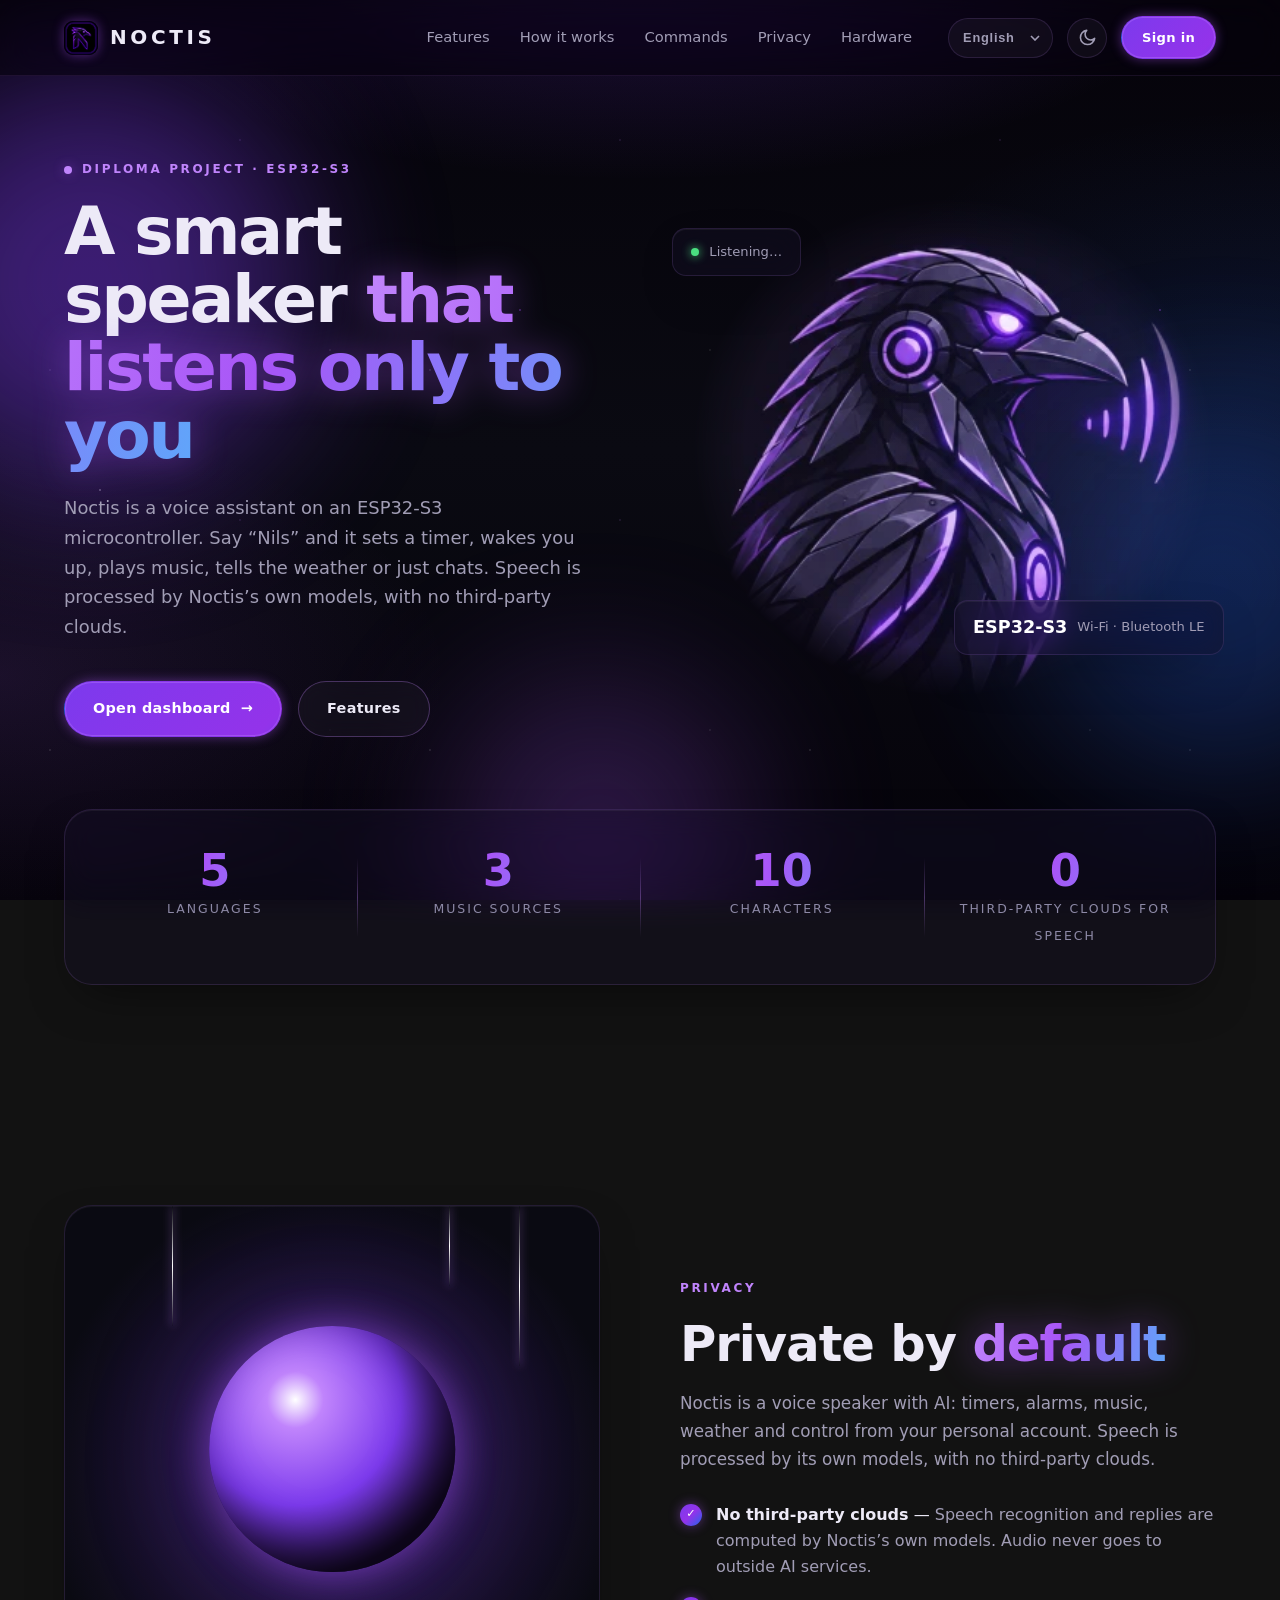
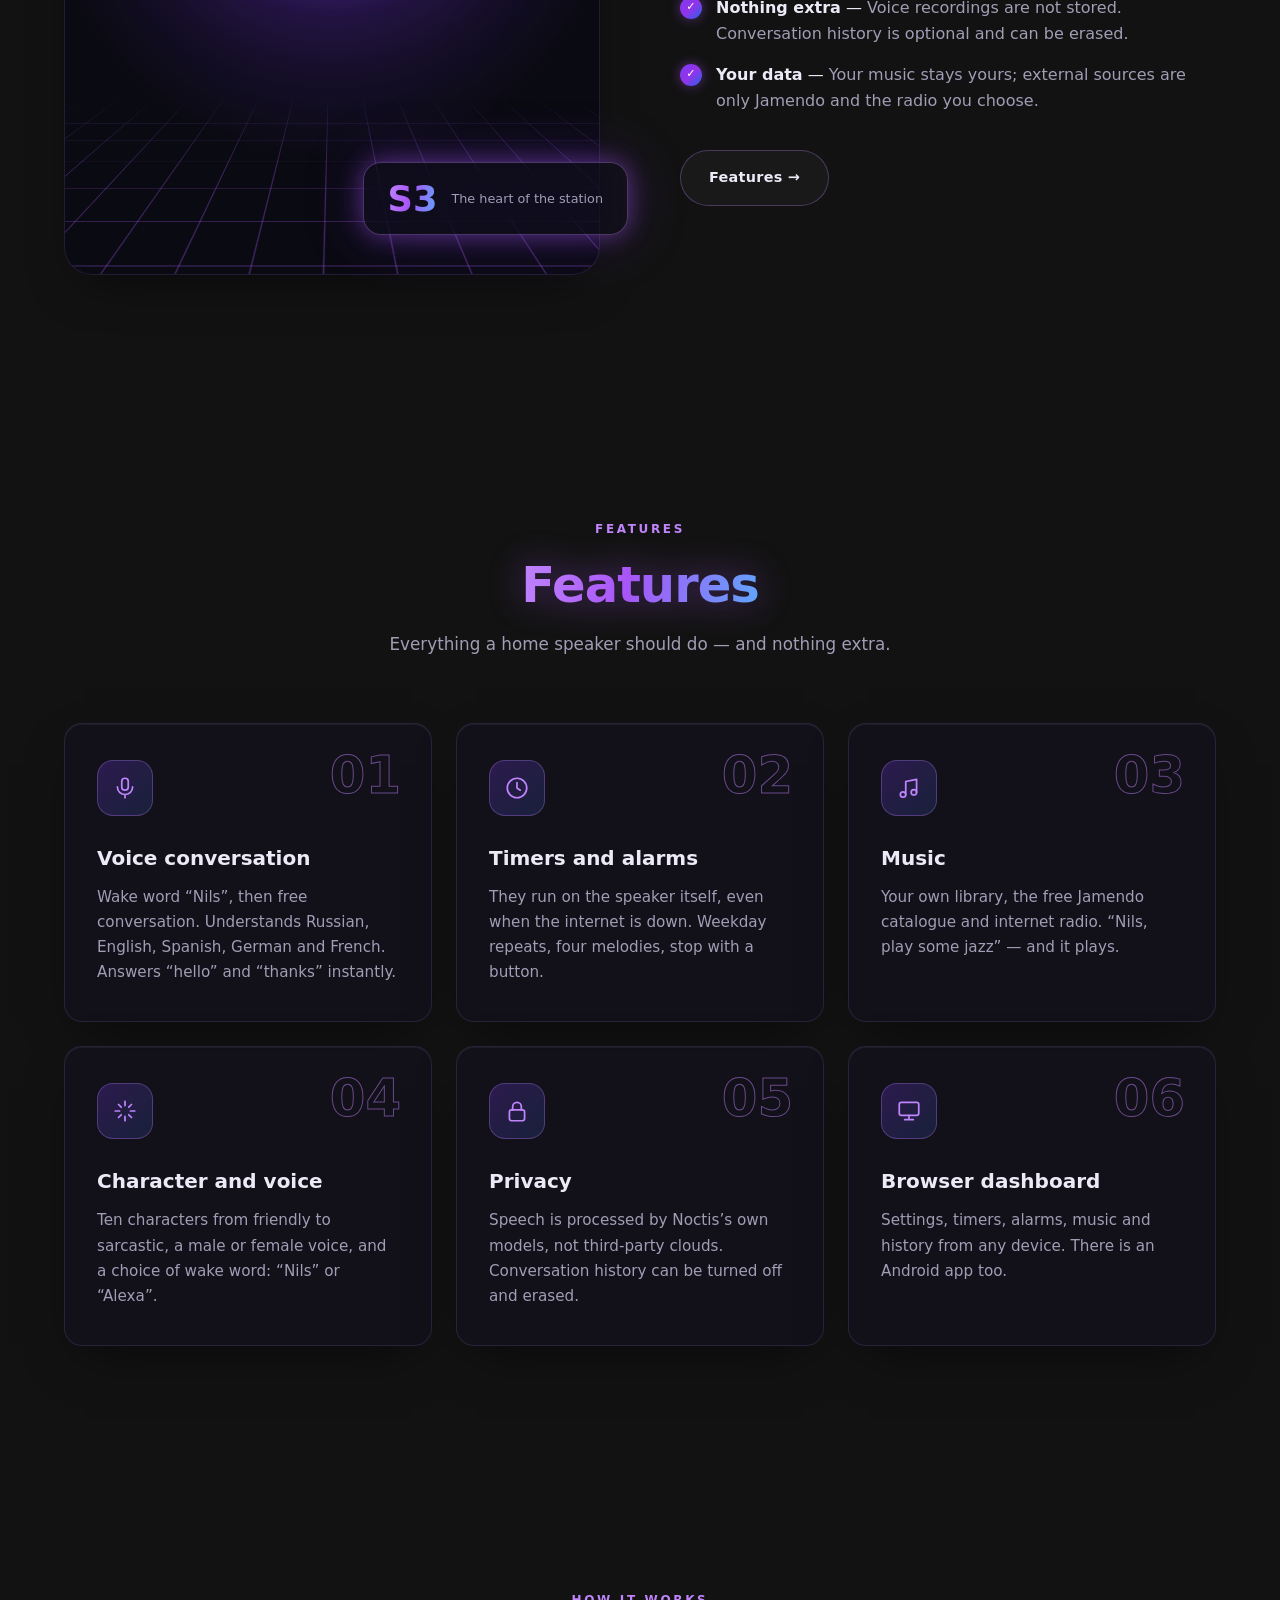
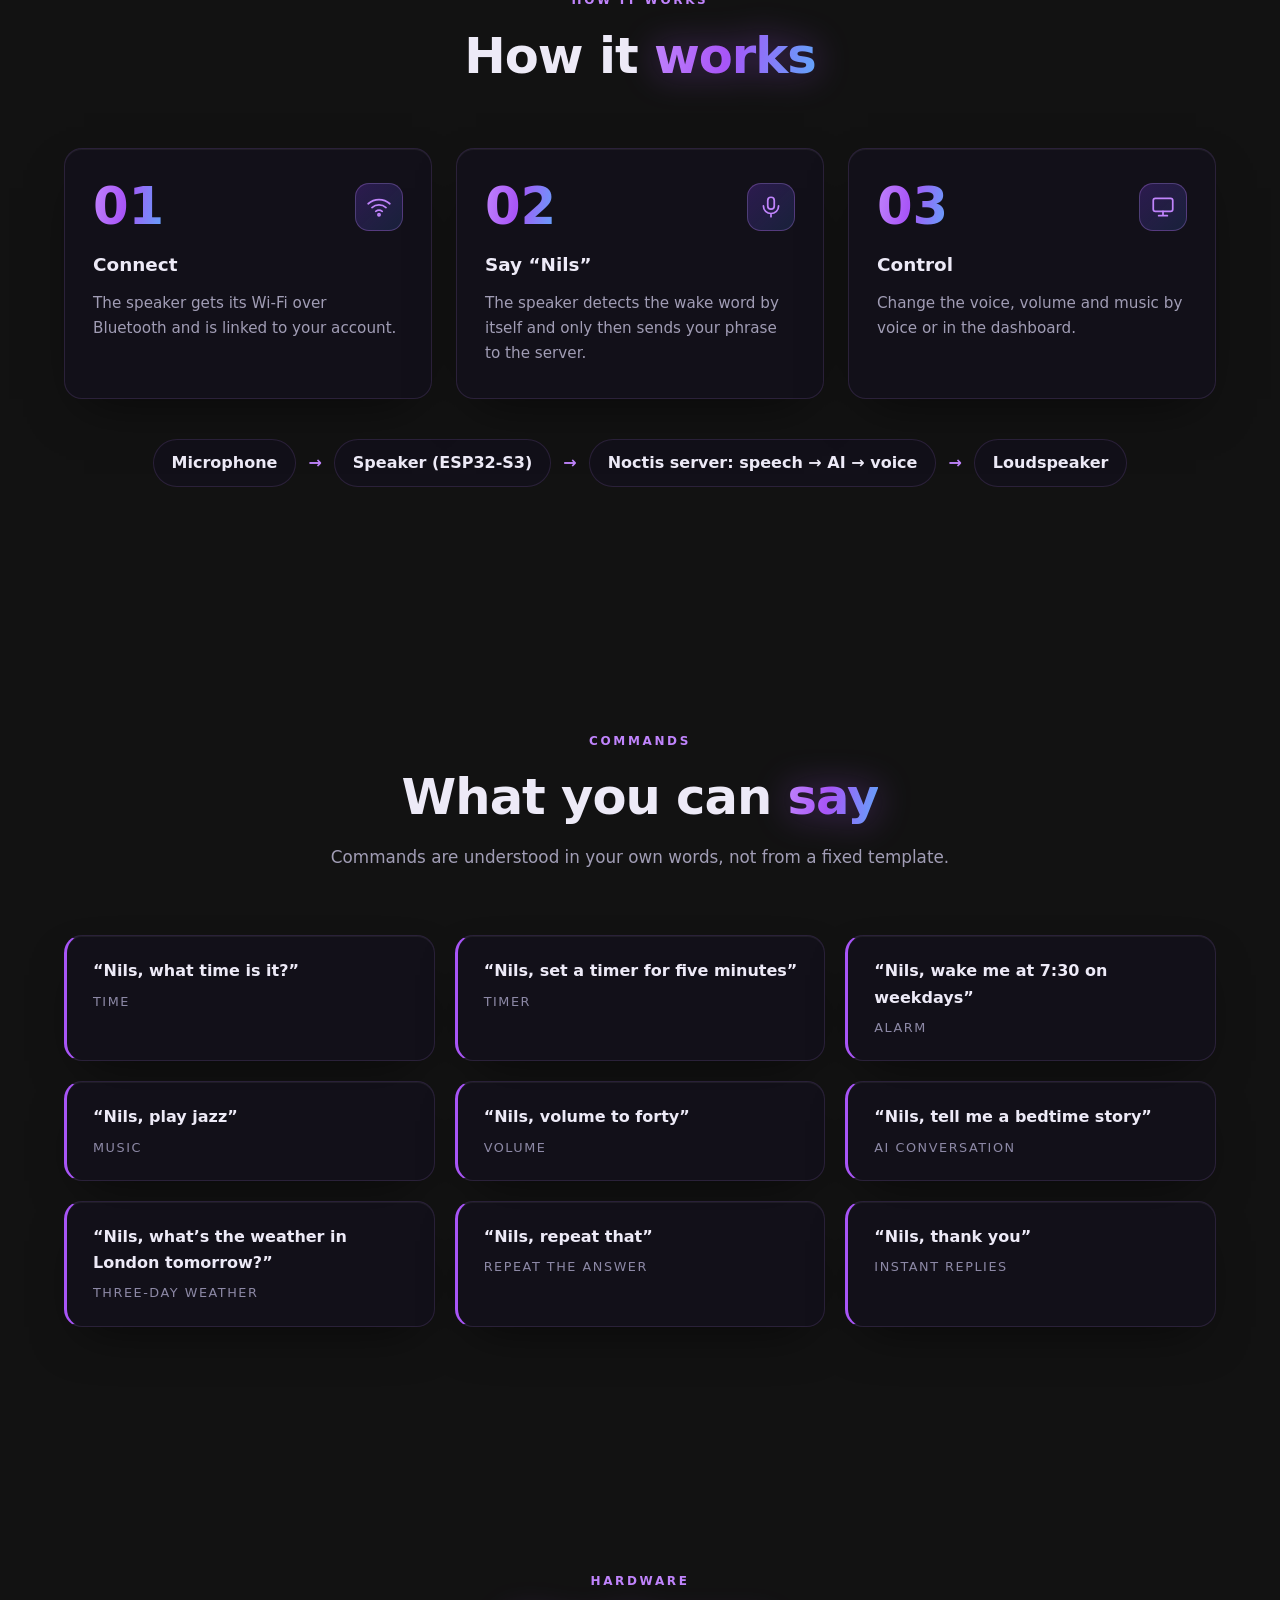
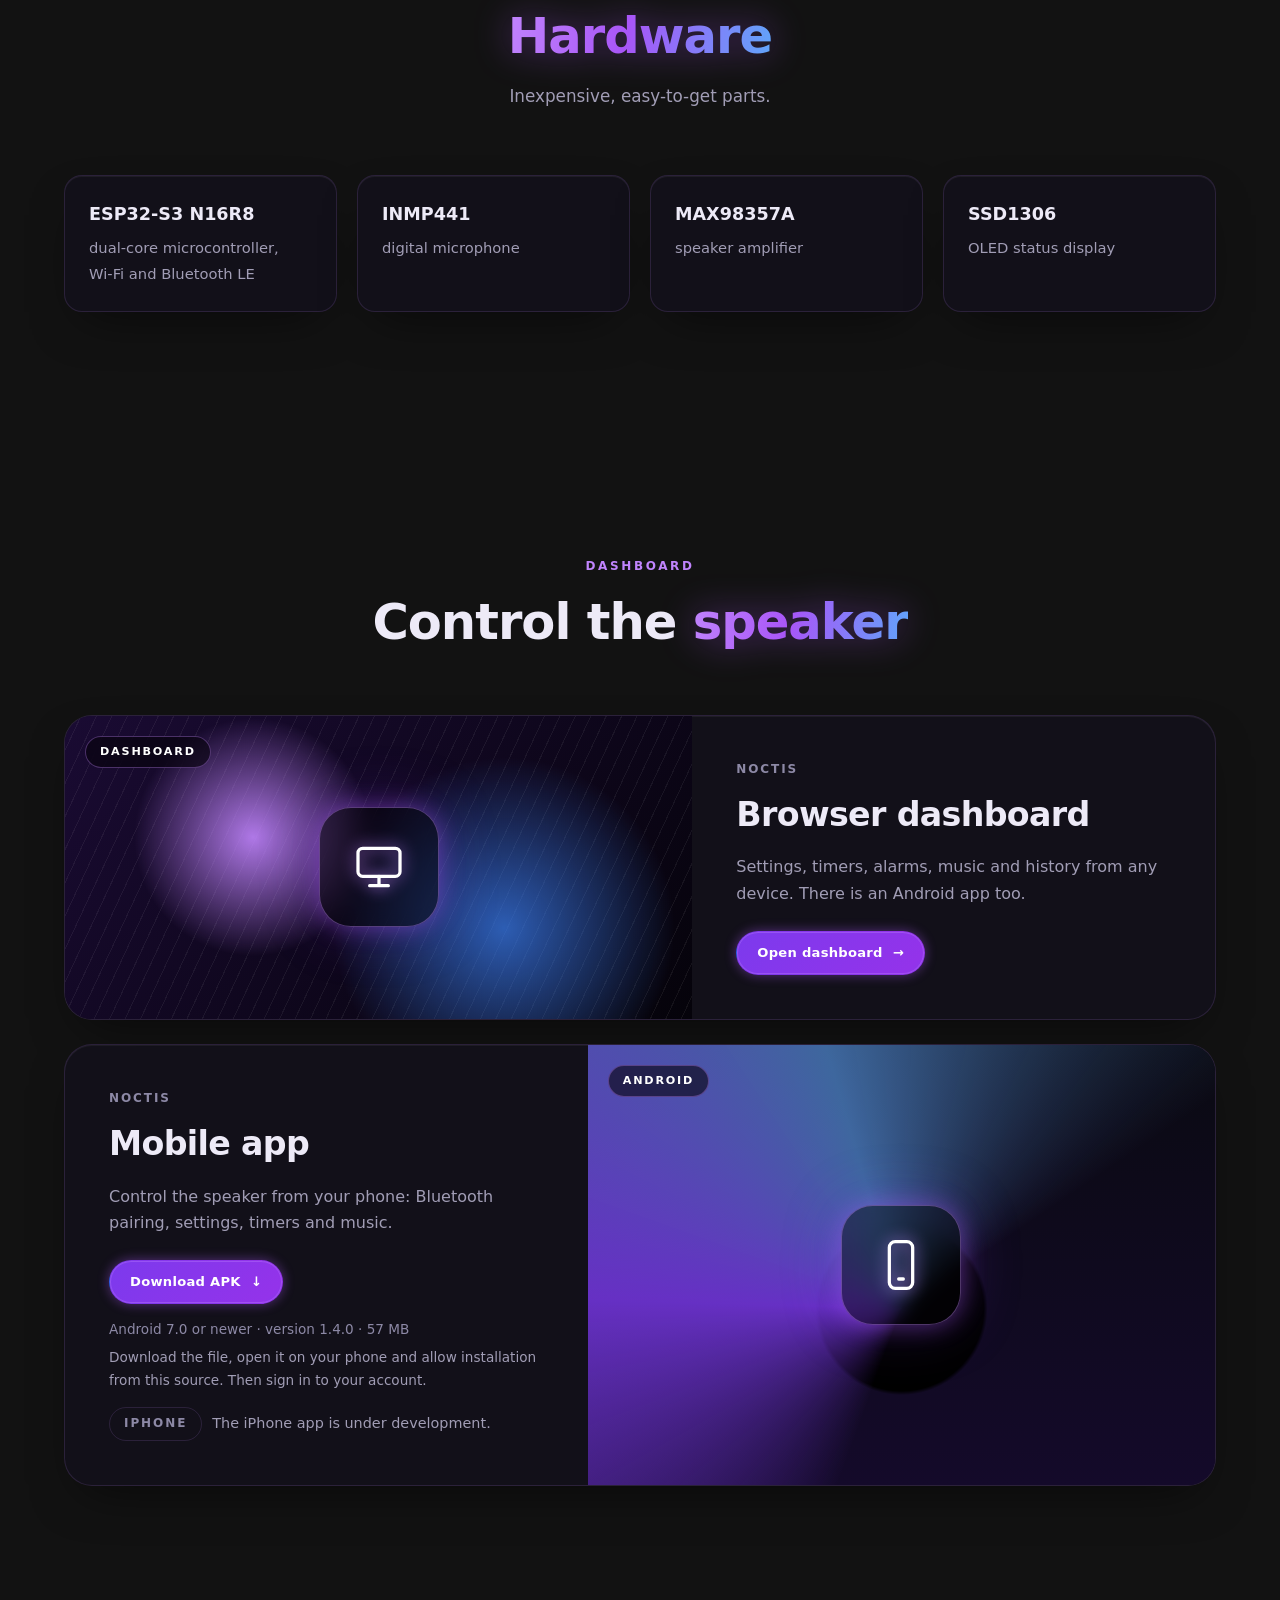
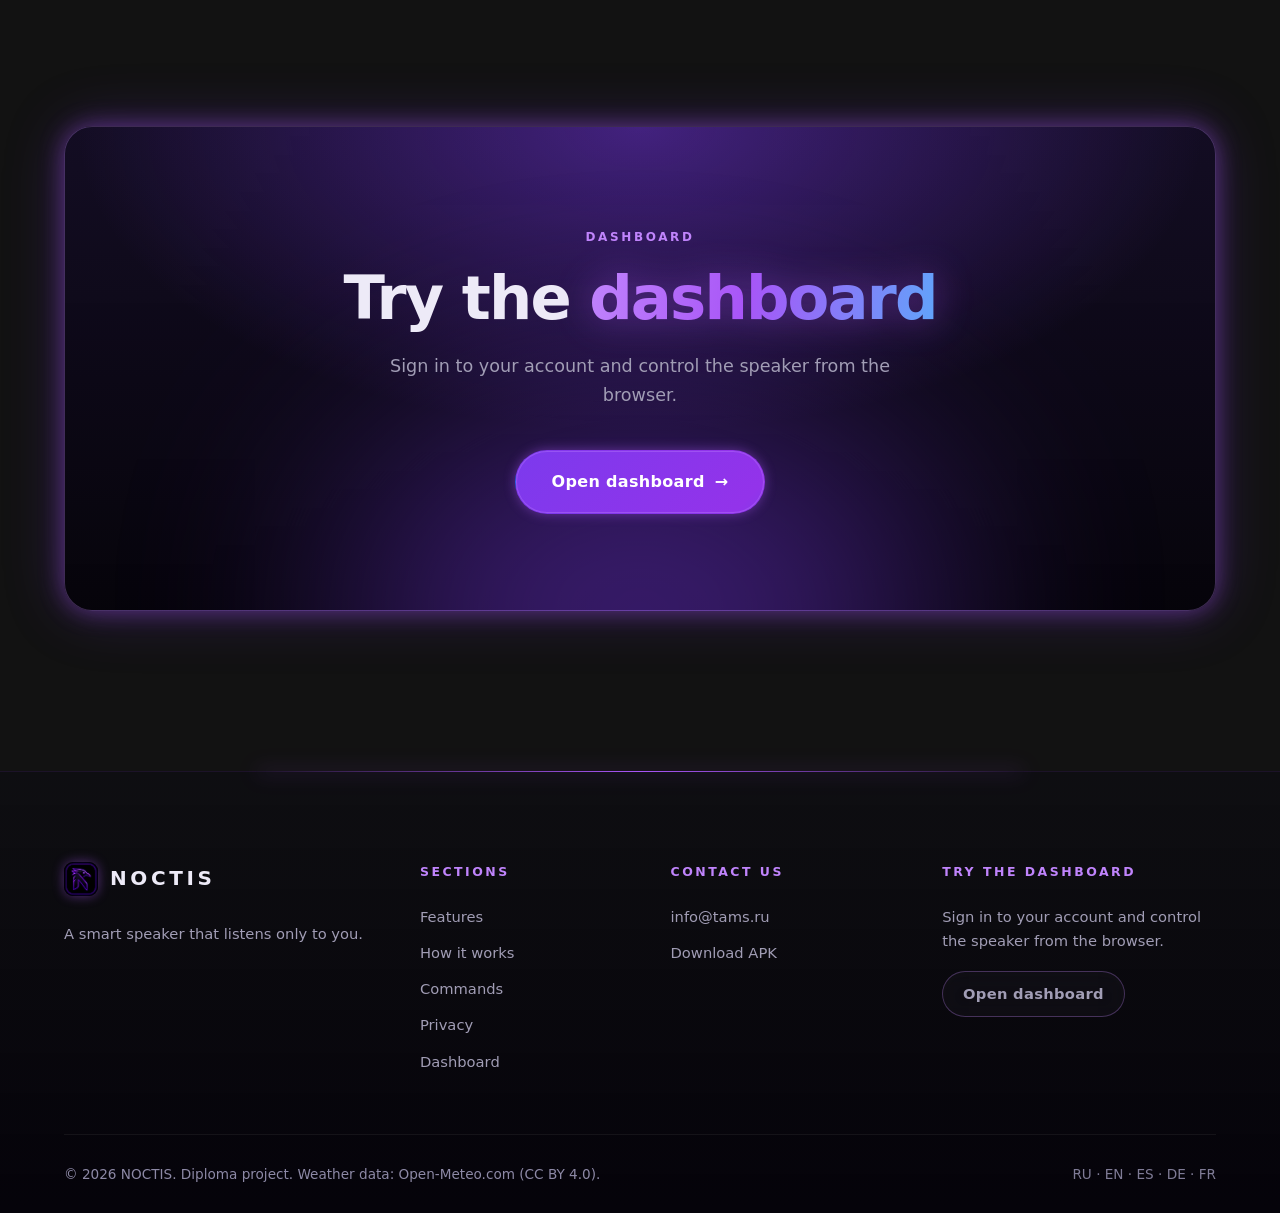
<file: site/en/index.html>
<!DOCTYPE html>
<html lang="en">
<head>
  <meta charset="utf-8">
  <meta name="viewport" content="width=device-width, initial-scale=1">
  <title>Noctis — smart speaker with voice AI</title>
  <meta name="description" content="Noctis is a voice speaker with AI: timers, alarms, music, weather and control from your personal account. Speech is processed by its own models, with no third-party clouds.">
  <meta name="color-scheme" content="dark light">
  <meta name="theme-color" content="#05030A">
  <meta name="noctis-admin" content="../admin.html">
  <link rel="icon" type="image/webp" href="../assets/img/noctis-icon.webp">
  <link rel="apple-touch-icon" href="../assets/img/noctis-icon.webp">
  <meta property="og:image" content="../assets/img/noctis-icon.webp">
  <link rel="alternate" hreflang="ru" href="../index.html">
  <link rel="alternate" hreflang="en" href="../en/index.html">
  <link rel="alternate" hreflang="es" href="../es/index.html">
  <link rel="alternate" hreflang="de" href="../de/index.html">
  <link rel="alternate" hreflang="fr" href="../fr/index.html">
  <link rel="stylesheet" href="../assets/tokens.css">
  <link rel="stylesheet" href="../assets/site.css">
  <script src="../assets/site.js"></script>
</head>
<body>
  <div class="cosmos" aria-hidden="true">
    <span class="stars stars--sm"></span><span class="stars stars--md"></span><span class="stars stars--lg"></span>
    <span class="orb orb--1"></span><span class="orb orb--2"></span><span class="orb orb--3"></span>
  </div>
  <a class="skip" href="#main">Skip to content</a>
  <header class="header">
    <div class="container header__inner">
      <a href="index.html" class="logo" aria-label="Noctis"><img class="logo__img" src="../assets/img/noctis-icon.webp" alt="" width="34" height="34">NOCTIS</a>
      <input type="checkbox" id="nav-toggle" class="nav-toggle" aria-label="Menu">
      <label for="nav-toggle" class="nav-burger" aria-hidden="true"><span></span></label>
      <nav class="nav" aria-label="Menu">
        <ul class="nav__list">
          <li><a class="nav__link" href="index.html#features">Features</a></li>
          <li><a class="nav__link" href="index.html#how">How it works</a></li>
          <li><a class="nav__link" href="index.html#voice">Commands</a></li>
          <li><a class="nav__link" href="index.html#privacy">Privacy</a></li>
          <li><a class="nav__link" href="index.html#hardware">Hardware</a></li>
        </ul>
        <div class="nav__actions">
          <select class="lang-select" id="lang-select" aria-label="Language">
            <option value="ru" data-href="../index.html">Русский</option>
            <option value="en" data-href="../en/index.html" selected>English</option>
            <option value="es" data-href="../es/index.html">Español</option>
            <option value="de" data-href="../de/index.html">Deutsch</option>
            <option value="fr" data-href="../fr/index.html">Français</option>
          </select>
          <button class="icon-btn theme-toggle" id="theme-toggle" type="button" aria-label="Switch theme" title="Switch theme" aria-pressed="true"><svg viewBox="0 0 24 24" aria-hidden="true" class="i-sun"><circle cx="12" cy="12" r="4"/><path d="M12 2v2M12 20v2M4.9 4.9l1.4 1.4M17.7 17.7l1.4 1.4M2 12h2M20 12h2M4.9 19.1l1.4-1.4M17.7 6.3l1.4-1.4"/></svg><svg viewBox="0 0 24 24" aria-hidden="true" class="i-moon"><path d="M21 13A9 9 0 1111 3a7 7 0 0010 10z"/></svg></button>
          <a href="dashboard.html" class="btn btn--primary btn--sm nav__cta">Sign in</a>
        </div>
      </nav>
    </div>
  </header>

  <main id="main">
    <section class="hero" id="home">
      <div class="container hero__grid">
        <div class="hero__content">
          <p class="label"><span class="label__dot"></span>Diploma project · ESP32-S3</p>
          <h1 class="hero__title">A smart speaker <span class="text-glow">that listens only to you</span></h1>
          <p class="hero__sub">Noctis is a voice assistant on an ESP32-S3 microcontroller. Say “Nils” and it sets a timer, wakes you up, plays music, tells the weather or just chats. Speech is processed by Noctis’s own models, with no third-party clouds.</p>
          <div class="hero__actions">
            <a href="dashboard.html" class="btn btn--primary">Open dashboard <span class="btn__arrow" aria-hidden="true">→</span></a>
            <a href="#features" class="btn btn--ghost">Features</a>
          </div>
        </div>
        <div class="hero__visual" aria-hidden="true">
          <div class="brand-art brand-art--head"></div>
          <div class="glass chip chip--top"><span class="chip__dot"></span> Listening…</div>
          <div class="glass chip chip--bottom"><strong>ESP32-S3</strong> Wi‑Fi · Bluetooth LE</div>
        </div>
      </div>
      <div class="container">
        <ul class="stats glass">
          <li class="stats__item"><span class="stats__num">5</span><span class="stats__label">languages</span></li>
          <li class="stats__item"><span class="stats__num">3</span><span class="stats__label">music sources</span></li>
          <li class="stats__item"><span class="stats__num">10</span><span class="stats__label">characters</span></li>
          <li class="stats__item"><span class="stats__num">0</span><span class="stats__label">third-party clouds for speech</span></li>
        </ul>
      </div>
    </section>

    <section class="section about" id="privacy">
      <div class="container about__grid">
        <div class="about__visual" aria-hidden="true">
          <div class="about__frame glass">
            <span class="about__grid-lines"></span>
            <span class="about__planet"></span>
            <span class="about__streak about__streak--1"></span>
            <span class="about__streak about__streak--2"></span>
            <span class="about__streak about__streak--3"></span>
          </div>
          <div class="about__badge glass">
            <span class="about__badge-num">S3</span>
            <span class="about__badge-text">The heart of the station</span>
          </div>
        </div>
        <div class="about__content">
          <p class="label">Privacy</p>
          <h2 class="section__title">Private by <span class="text-glow">default</span></h2>
          <p class="section__text">Noctis is a voice speaker with AI: timers, alarms, music, weather and control from your personal account. Speech is processed by its own models, with no third-party clouds.</p>
          <ul class="checklist">
            <li><b>No third-party clouds</b> — <span>Speech recognition and replies are computed by Noctis’s own models. Audio never goes to outside AI services.</span></li>
            <li><b>Nothing extra</b> — <span>Voice recordings are not stored. Conversation history is optional and can be erased.</span></li>
            <li><b>Your data</b> — <span>Your music stays yours; external sources are only Jamendo and the radio you choose.</span></li>
          </ul>
          <a href="#features" class="btn btn--ghost">Features →</a>
        </div>
      </div>
    </section>

    <section class="section services" id="features">
      <div class="container">
        <header class="section__head">
          <p class="label">Features</p>
          <h2 class="section__title"><span class="text-glow">Features</span></h2>
          <p class="section__text">Everything a home speaker should do — and nothing extra.</p>
        </header>
        <div class="services__grid">
          <article class="card glass">
            <span class="card__num">01</span>
            <div class="card__icon"><svg viewBox="0 0 24 24" aria-hidden="true"><rect x="9" y="3" width="6" height="11" rx="3"/><path d="M5 11a7 7 0 0014 0M12 18v3"/></svg></div>
            <h3 class="card__title">Voice conversation</h3>
            <p class="card__text">Wake word “Nils”, then free conversation. Understands Russian, English, Spanish, German and French. Answers “hello” and “thanks” instantly.</p>
          </article>
          <article class="card glass">
            <span class="card__num">02</span>
            <div class="card__icon"><svg viewBox="0 0 24 24" aria-hidden="true"><circle cx="12" cy="12" r="9"/><path d="M12 7v5l3 2"/></svg></div>
            <h3 class="card__title">Timers and alarms</h3>
            <p class="card__text">They run on the speaker itself, even when the internet is down. Weekday repeats, four melodies, stop with a button.</p>
          </article>
          <article class="card glass">
            <span class="card__num">03</span>
            <div class="card__icon"><svg viewBox="0 0 24 24" aria-hidden="true"><path d="M9 18V6l10-2v12"/><circle cx="6.5" cy="18" r="2.5"/><circle cx="16.5" cy="16" r="2.5"/></svg></div>
            <h3 class="card__title">Music</h3>
            <p class="card__text">Your own library, the free Jamendo catalogue and internet radio. “Nils, play some jazz” — and it plays.</p>
          </article>
          <article class="card glass">
            <span class="card__num">04</span>
            <div class="card__icon"><svg viewBox="0 0 24 24" aria-hidden="true"><path d="M12 3v4M12 17v4M3 12h4M17 12h4M6 6l2.5 2.5M15.5 15.5L18 18M6 18l2.5-2.5M15.5 8.5L18 6"/></svg></div>
            <h3 class="card__title">Character and voice</h3>
            <p class="card__text">Ten characters from friendly to sarcastic, a male or female voice, and a choice of wake word: “Nils” or “Alexa”.</p>
          </article>
          <article class="card glass">
            <span class="card__num">05</span>
            <div class="card__icon"><svg viewBox="0 0 24 24" aria-hidden="true"><rect x="5" y="11" width="14" height="10" rx="2"/><path d="M8 11V8a4 4 0 018 0v3"/></svg></div>
            <h3 class="card__title">Privacy</h3>
            <p class="card__text">Speech is processed by Noctis’s own models, not third-party clouds. Conversation history can be turned off and erased.</p>
          </article>
          <article class="card glass">
            <span class="card__num">06</span>
            <div class="card__icon"><svg viewBox="0 0 24 24" aria-hidden="true"><rect x="3" y="4" width="18" height="12" rx="2"/><path d="M8 20h8M12 16v4"/></svg></div>
            <h3 class="card__title">Browser dashboard</h3>
            <p class="card__text">Settings, timers, alarms, music and history from any device. There is an Android app too.</p>
          </article>
        </div>
      </div>
    </section>

    <section class="section results" id="how">
      <div class="container">
        <header class="section__head">
          <p class="label">How it works</p>
          <h2 class="section__title">How it <span class="text-glow">works</span></h2>
        </header>
        <div class="results__grid results__grid--3">
          <article class="metric glass metric--plain">
            <div class="metric__top"><span class="metric__num">01</span><div class="card__icon card__icon--sm"><svg viewBox="0 0 24 24" aria-hidden="true"><path d="M2 9a15 15 0 0120 0M5.5 12.5a10 10 0 0113 0M9 16a5 5 0 016 0"/><circle cx="12" cy="19.2" r="1"/></svg></div></div>
            <h3 class="metric__title">Connect</h3>
            <p class="metric__text">The speaker gets its Wi‑Fi over Bluetooth and is linked to your account.</p>
          </article>
          <article class="metric glass metric--plain">
            <div class="metric__top"><span class="metric__num">02</span><div class="card__icon card__icon--sm"><svg viewBox="0 0 24 24" aria-hidden="true"><rect x="9" y="3" width="6" height="11" rx="3"/><path d="M5 11a7 7 0 0014 0M12 18v3"/></svg></div></div>
            <h3 class="metric__title">Say “Nils”</h3>
            <p class="metric__text">The speaker detects the wake word by itself and only then sends your phrase to the server.</p>
          </article>
          <article class="metric glass metric--plain">
            <div class="metric__top"><span class="metric__num">03</span><div class="card__icon card__icon--sm"><svg viewBox="0 0 24 24" aria-hidden="true"><rect x="3" y="4" width="18" height="12" rx="2"/><path d="M8 20h8M12 16v4"/></svg></div></div>
            <h3 class="metric__title">Control</h3>
            <p class="metric__text">Change the voice, volume and music by voice or in the dashboard.</p>
          </article>
        </div>
        <p class="flow"><span>Microphone</span><em aria-hidden="true">→</em><span>Speaker (ESP32-S3)</span><em aria-hidden="true">→</em><span>Noctis server: speech → AI → voice</span><em aria-hidden="true">→</em><span>Loudspeaker</span></p>
      </div>
    </section>

    <section class="section" id="voice">
      <div class="container">
        <header class="section__head">
          <p class="label">Commands</p>
          <h2 class="section__title">What you can <span class="text-glow">say</span></h2>
          <p class="section__text">Commands are understood in your own words, not from a fixed template.</p>
        </header>
        <div class="say">
          <blockquote class="glass">“Nils, what time is it?”<small>time</small></blockquote>
          <blockquote class="glass">“Nils, set a timer for five minutes”<small>timer</small></blockquote>
          <blockquote class="glass">“Nils, wake me at 7:30 on weekdays”<small>alarm</small></blockquote>
          <blockquote class="glass">“Nils, play jazz”<small>music</small></blockquote>
          <blockquote class="glass">“Nils, volume to forty”<small>volume</small></blockquote>
          <blockquote class="glass">“Nils, tell me a bedtime story”<small>AI conversation</small></blockquote>
          <blockquote class="glass">“Nils, what’s the weather in London tomorrow?”<small>three-day weather</small></blockquote>
          <blockquote class="glass">“Nils, repeat that”<small>repeat the answer</small></blockquote>
          <blockquote class="glass">“Nils, thank you”<small>instant replies</small></blockquote>
        </div>
      </div>
    </section>

    <section class="section" id="hardware">
      <div class="container">
        <header class="section__head">
          <p class="label">Hardware</p>
          <h2 class="section__title"><span class="text-glow">Hardware</span></h2>
          <p class="section__text">Inexpensive, easy-to-get parts.</p>
        </header>
        <ul class="hw">
          <li class="glass"><b>ESP32-S3 N16R8</b><span>dual-core microcontroller, Wi‑Fi and Bluetooth LE</span></li>
          <li class="glass"><b>INMP441</b><span>digital microphone</span></li>
          <li class="glass"><b>MAX98357A</b><span>speaker amplifier</span></li>
          <li class="glass"><b>SSD1306</b><span>OLED status display</span></li>
        </ul>
      </div>
    </section>

    <section class="section works" id="control">
      <div class="container">
        <header class="section__head">
          <p class="label">Dashboard</p>
          <h2 class="section__title">Control the <span class="text-glow">speaker</span></h2>
        </header>
        <div class="works__list">
          <article class="work glass">
            <div class="work__media work__media--1" aria-hidden="true">
              <span class="work__tag">Dashboard</span>
              <span class="work__icon"><svg viewBox="0 0 24 24" aria-hidden="true"><rect x="3" y="4" width="18" height="12" rx="2"/><path d="M8 20h8M12 16v4"/></svg></span>
            </div>
            <div class="work__body">
              <p class="label label--muted">NOCTIS</p>
              <h3 class="work__title">Browser dashboard</h3>
              <p class="work__text">Settings, timers, alarms, music and history from any device. There is an Android app too.</p>
              <a href="dashboard.html" class="btn btn--primary btn--sm work__btn">Open dashboard <span class="btn__arrow" aria-hidden="true">→</span></a>
            </div>
          </article>
          <article class="work glass" id="app">
            <div class="work__media work__media--2" aria-hidden="true">
              <span class="work__tag">Android</span>
              <span class="work__icon"><svg viewBox="0 0 24 24" aria-hidden="true"><rect x="7" y="2" width="10" height="20" rx="2.5"/><path d="M11 18h2"/></svg></span>
            </div>
            <div class="work__body">
              <p class="label label--muted">NOCTIS</p>
              <h3 class="work__title">Mobile app</h3>
              <p class="work__text">Control the speaker from your phone: Bluetooth pairing, settings, timers and music.</p>
              <a href="../downloads/Noctis-1.4.0.apk" class="btn btn--primary btn--sm work__btn" download>Download APK <span class="btn__arrow" aria-hidden="true">↓</span></a>
              <p class="work__meta">Android 7.0 or newer · version 1.4.0 · 57 MB</p>
              <p class="work__meta">Download the file, open it on your phone and allow installation from this source. Then sign in to your account.</p>
              <p class="work__ios"><span class="badge-soon">iPhone</span> The iPhone app is under development.</p>
            </div>
          </article>
        </div>
      </div>
    </section>

    <section class="section cta" id="contact">
      <div class="container">
        <div class="cta__box">
          <span class="cta__glow" aria-hidden="true"></span>
          <p class="label">Dashboard</p>
          <h2 class="cta__title">Try the <span class="text-glow">dashboard</span></h2>
          <p class="cta__text">Sign in to your account and control the speaker from the browser.</p>
          <a href="dashboard.html" class="btn btn--primary btn--lg">Open dashboard <span class="btn__arrow" aria-hidden="true">→</span></a>
        </div>
      </div>
    </section>
  </main>

  <footer class="footer">
    <div class="container">
      <div class="footer__grid footer__grid--4">
        <div class="footer__brand">
          <a href="index.html" class="logo" aria-label="Noctis"><img class="logo__img" src="../assets/img/noctis-icon.webp" alt="" width="34" height="34">NOCTIS</a>
          <p class="footer__text">A smart speaker that listens only to you.</p>
        </div>
        <nav class="footer__col" aria-label="Sections">
          <h3 class="footer__title">Sections</h3>
          <ul>
            <li><a href="index.html#features">Features</a></li>
            <li><a href="index.html#how">How it works</a></li>
            <li><a href="index.html#voice">Commands</a></li>
            <li><a href="index.html#privacy">Privacy</a></li>
            <li><a href="dashboard.html">Dashboard</a></li>
          </ul>
        </nav>
        <address class="footer__col">
          <h3 class="footer__title">Contact us</h3>
          <ul>
            <li><a href="mailto:info@tams.ru">info@tams.ru</a></li>
            <li><a href="../downloads/Noctis-1.4.0.apk" download>Download APK</a></li>
          </ul>
        </address>
        <div class="footer__col footer__news">
          <h3 class="footer__title">Try the dashboard</h3>
          <p class="footer__text">Sign in to your account and control the speaker from the browser.</p>
          <a href="dashboard.html" class="btn btn--ghost btn--sm">Open dashboard</a>
        </div>
      </div>
      <div class="footer__bottom">
        <span>© 2026 NOCTIS. Diploma project. Weather data: Open-Meteo.com (CC BY 4.0).</span>
        <span><a href="../index.html" hreflang="ru">RU</a> · <a href="../en/index.html" hreflang="en">EN</a> · <a href="../es/index.html" hreflang="es">ES</a> · <a href="../de/index.html" hreflang="de">DE</a> · <a href="../fr/index.html" hreflang="fr">FR</a></span>
      </div>
    </div>
  </footer>
</body>
</html>
</file>
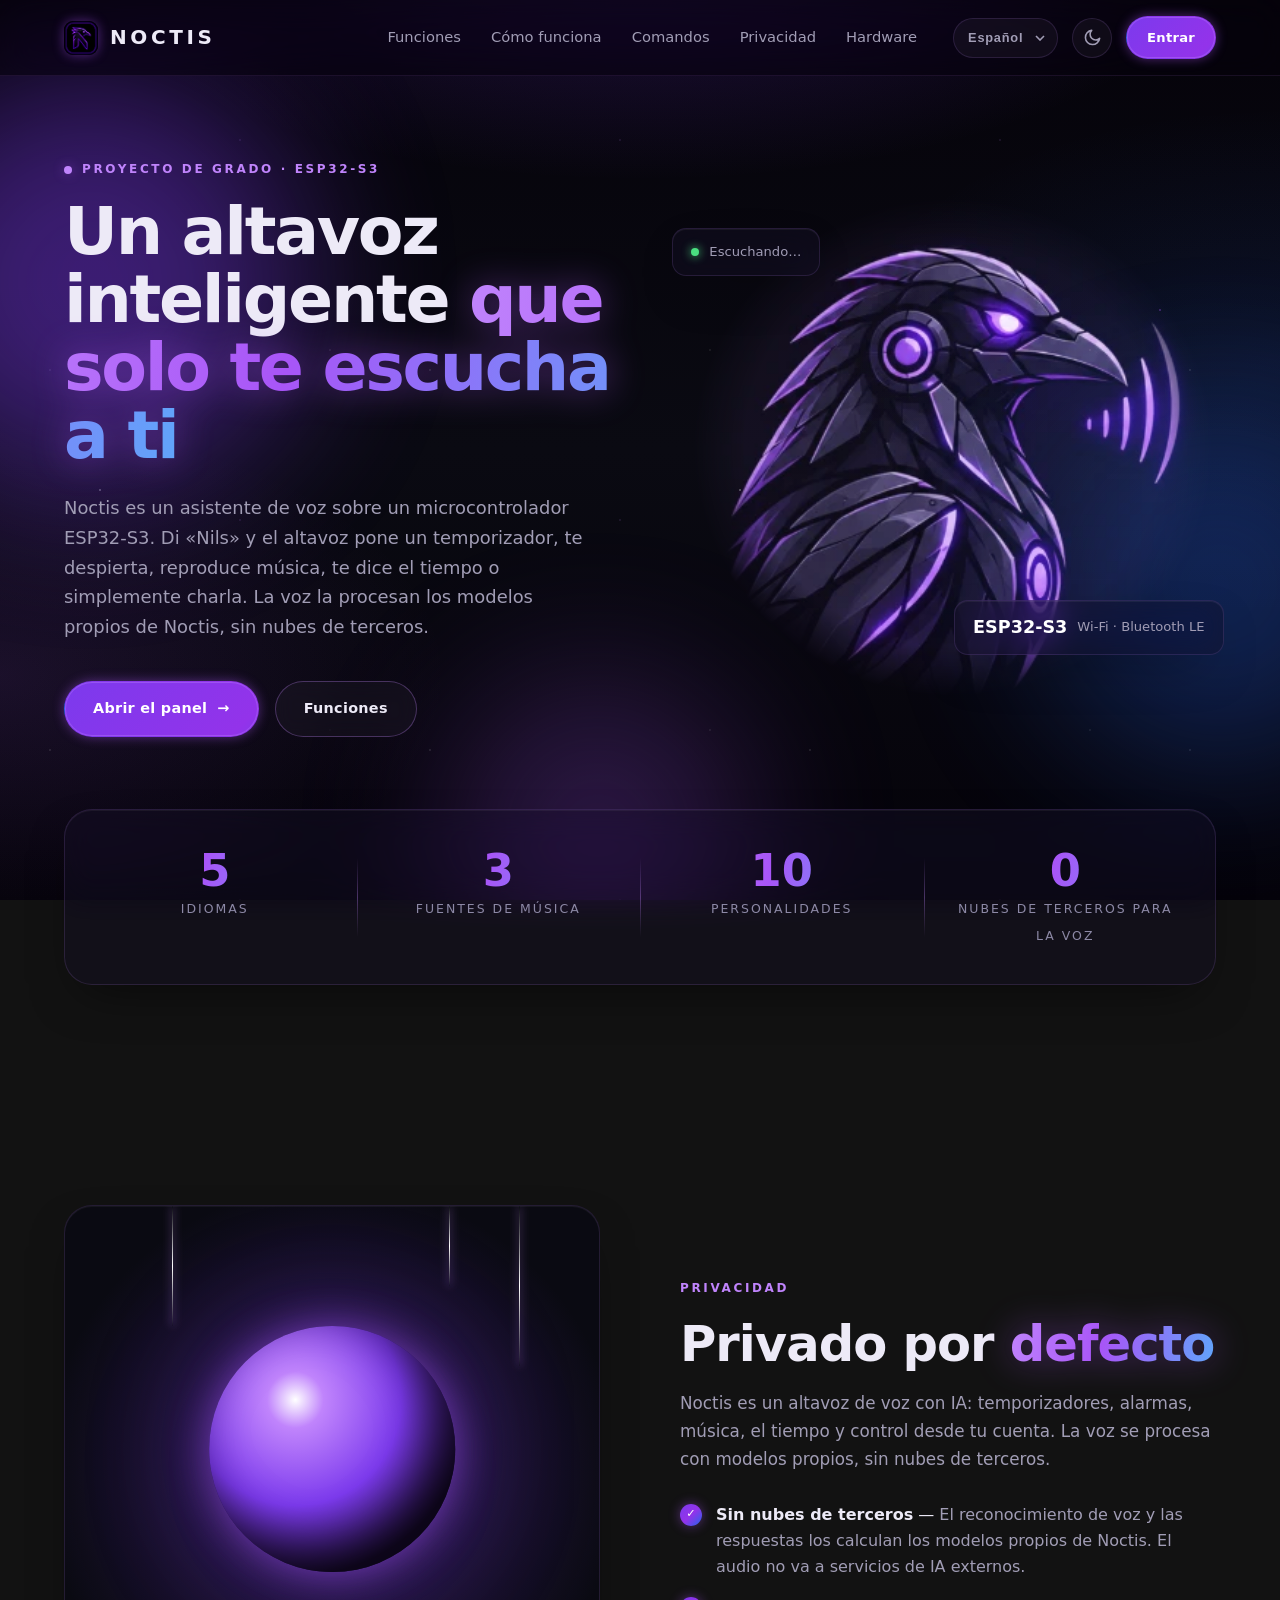
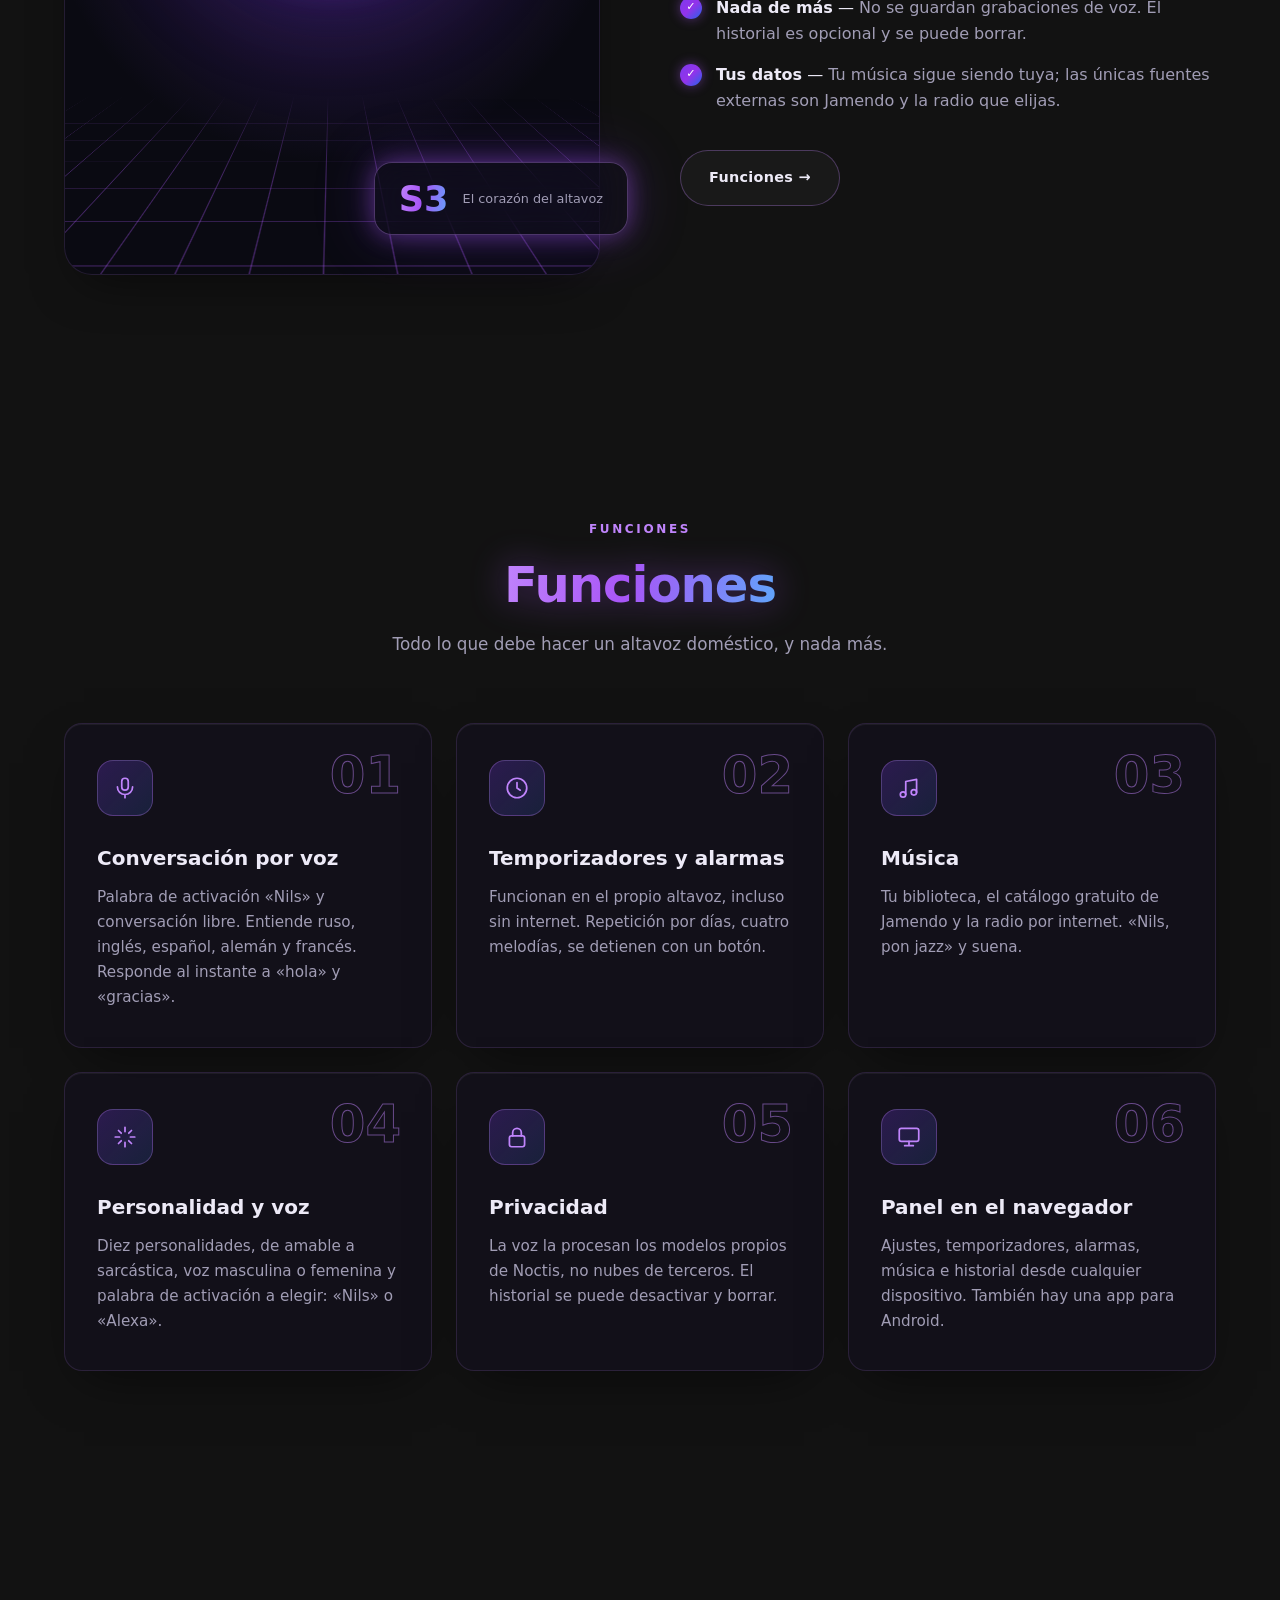
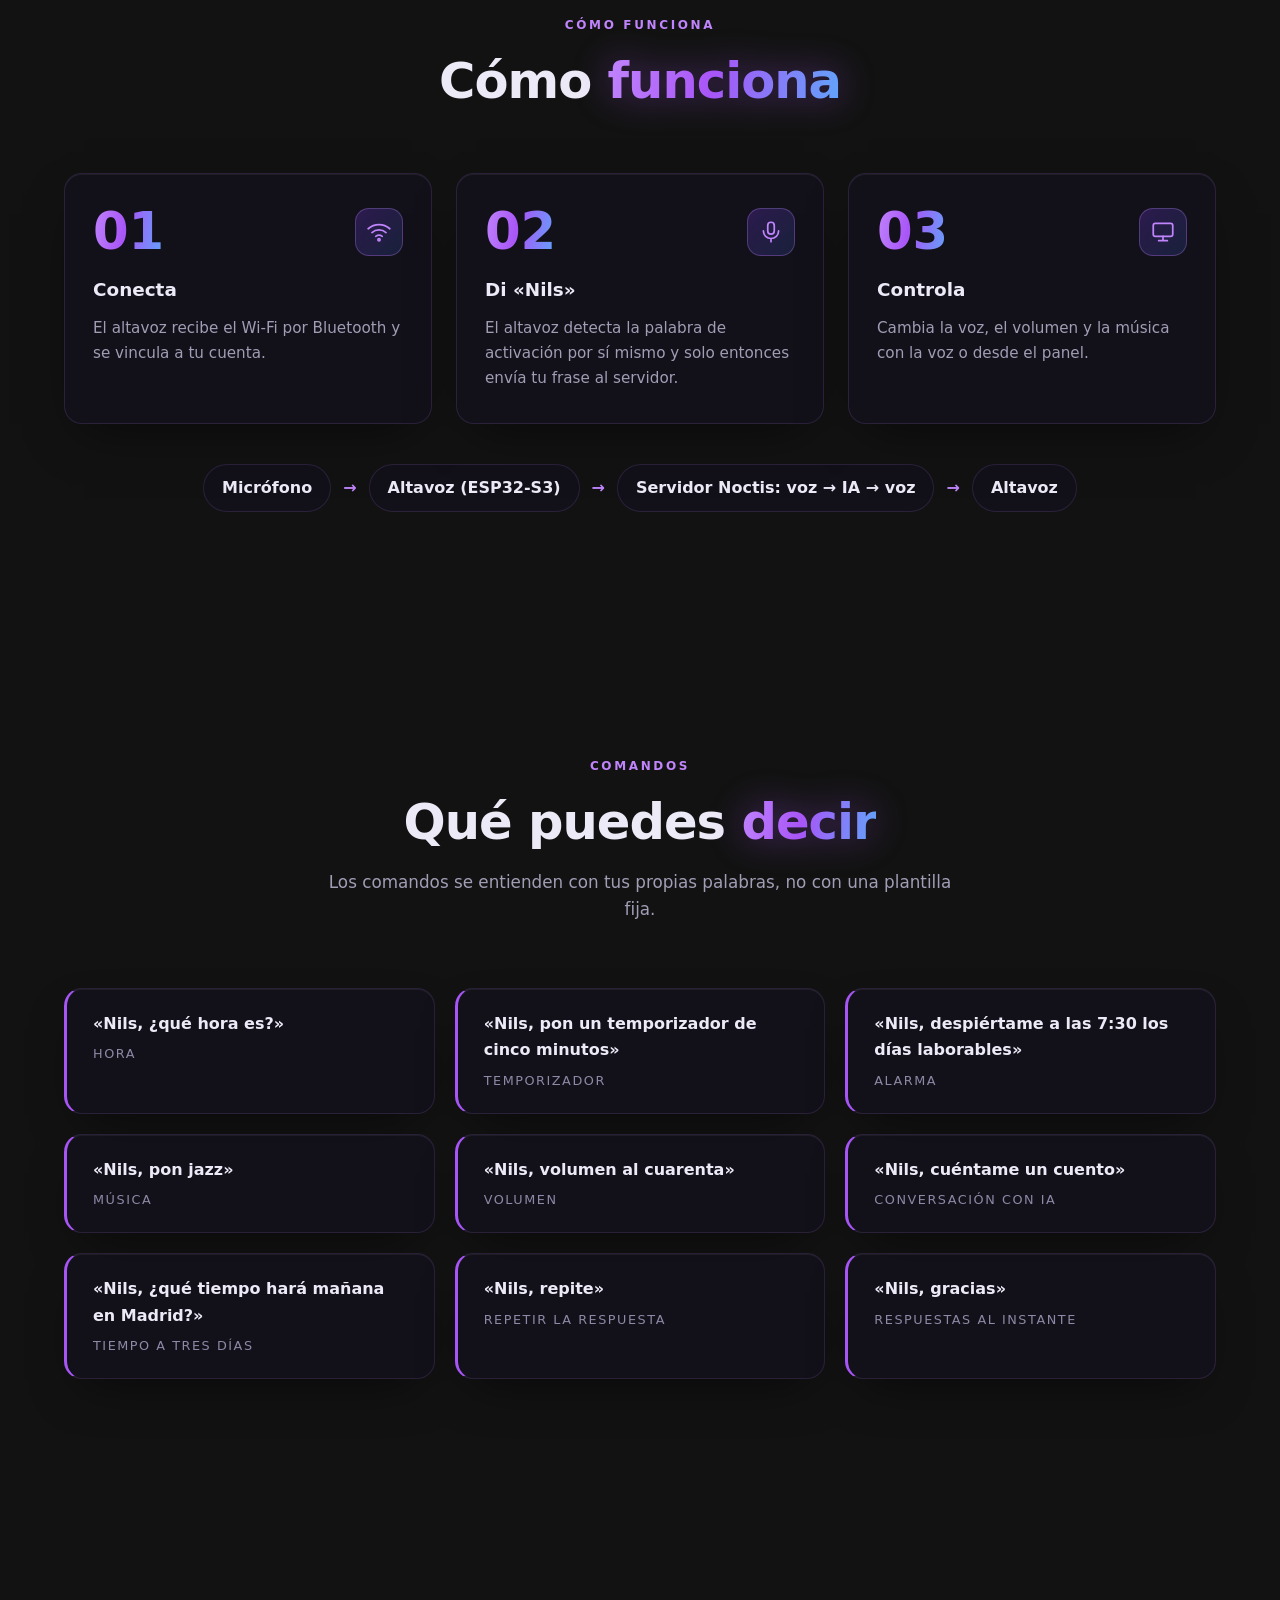
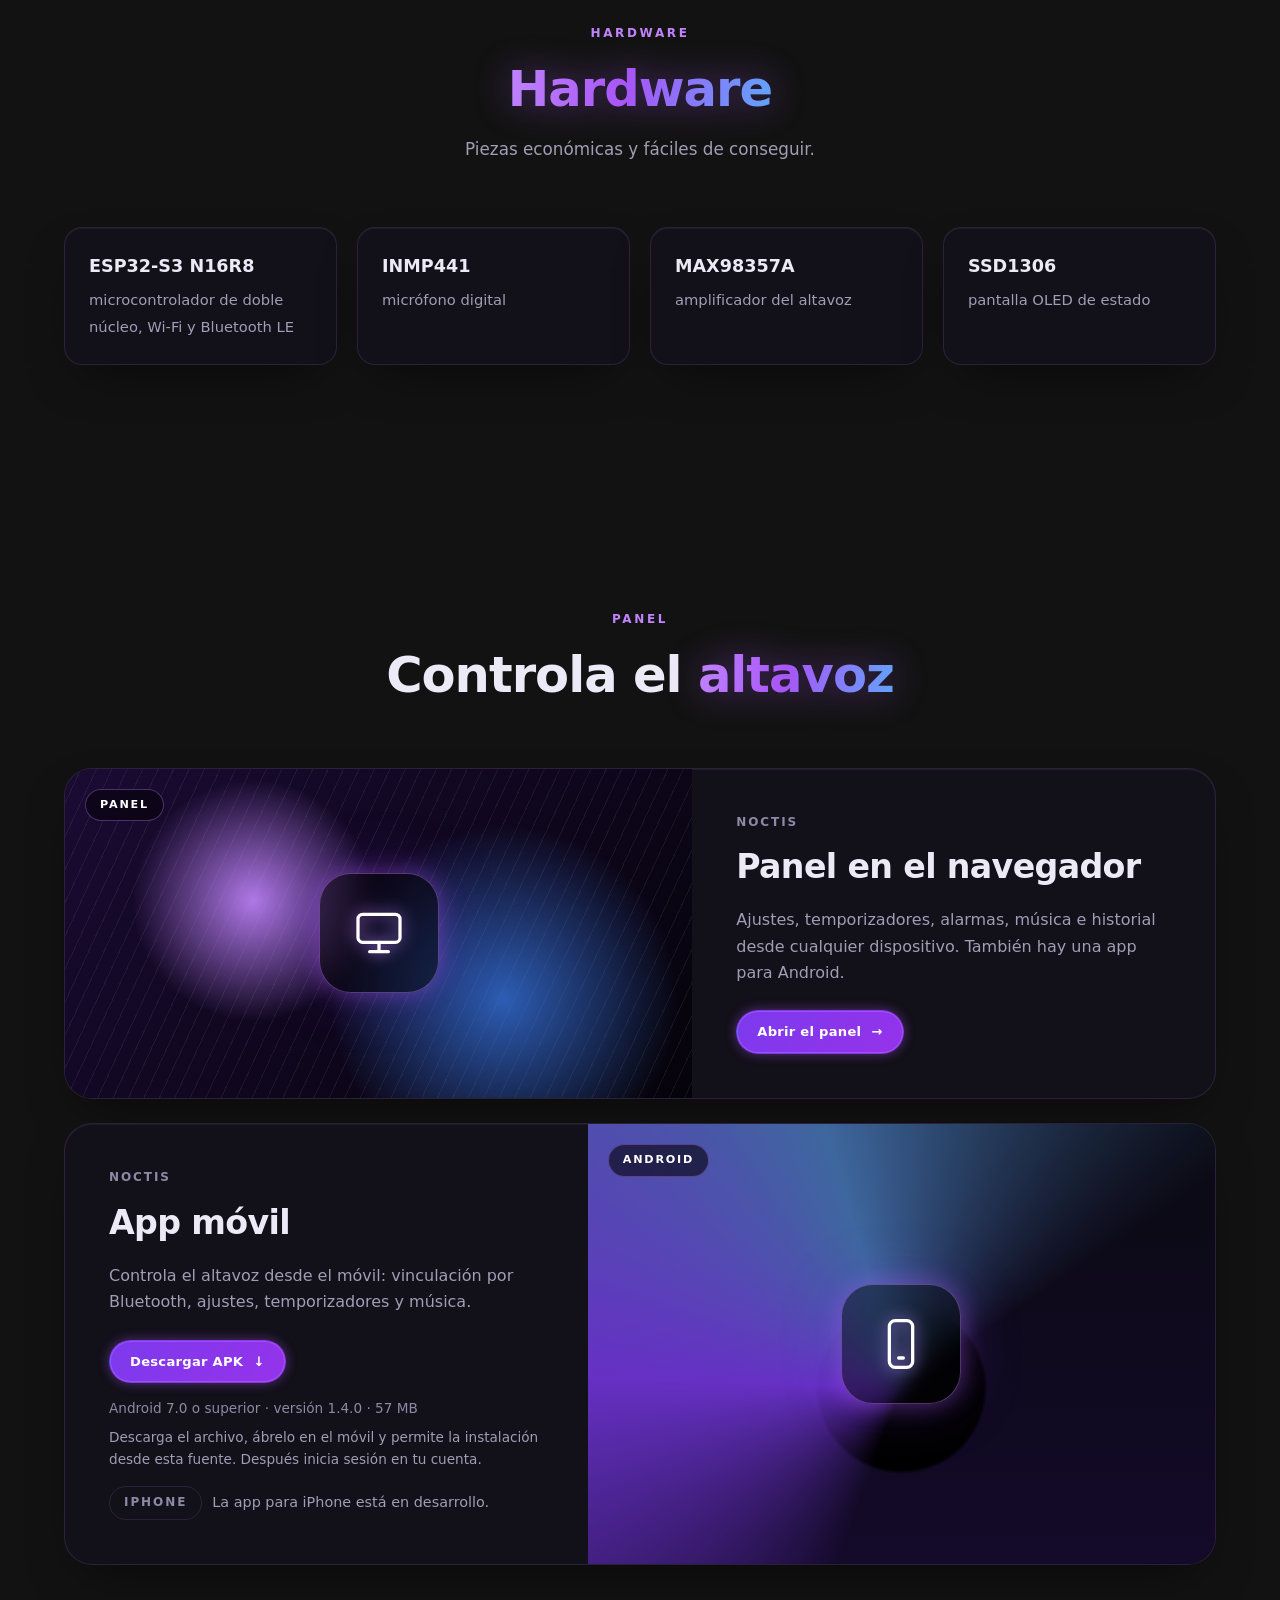
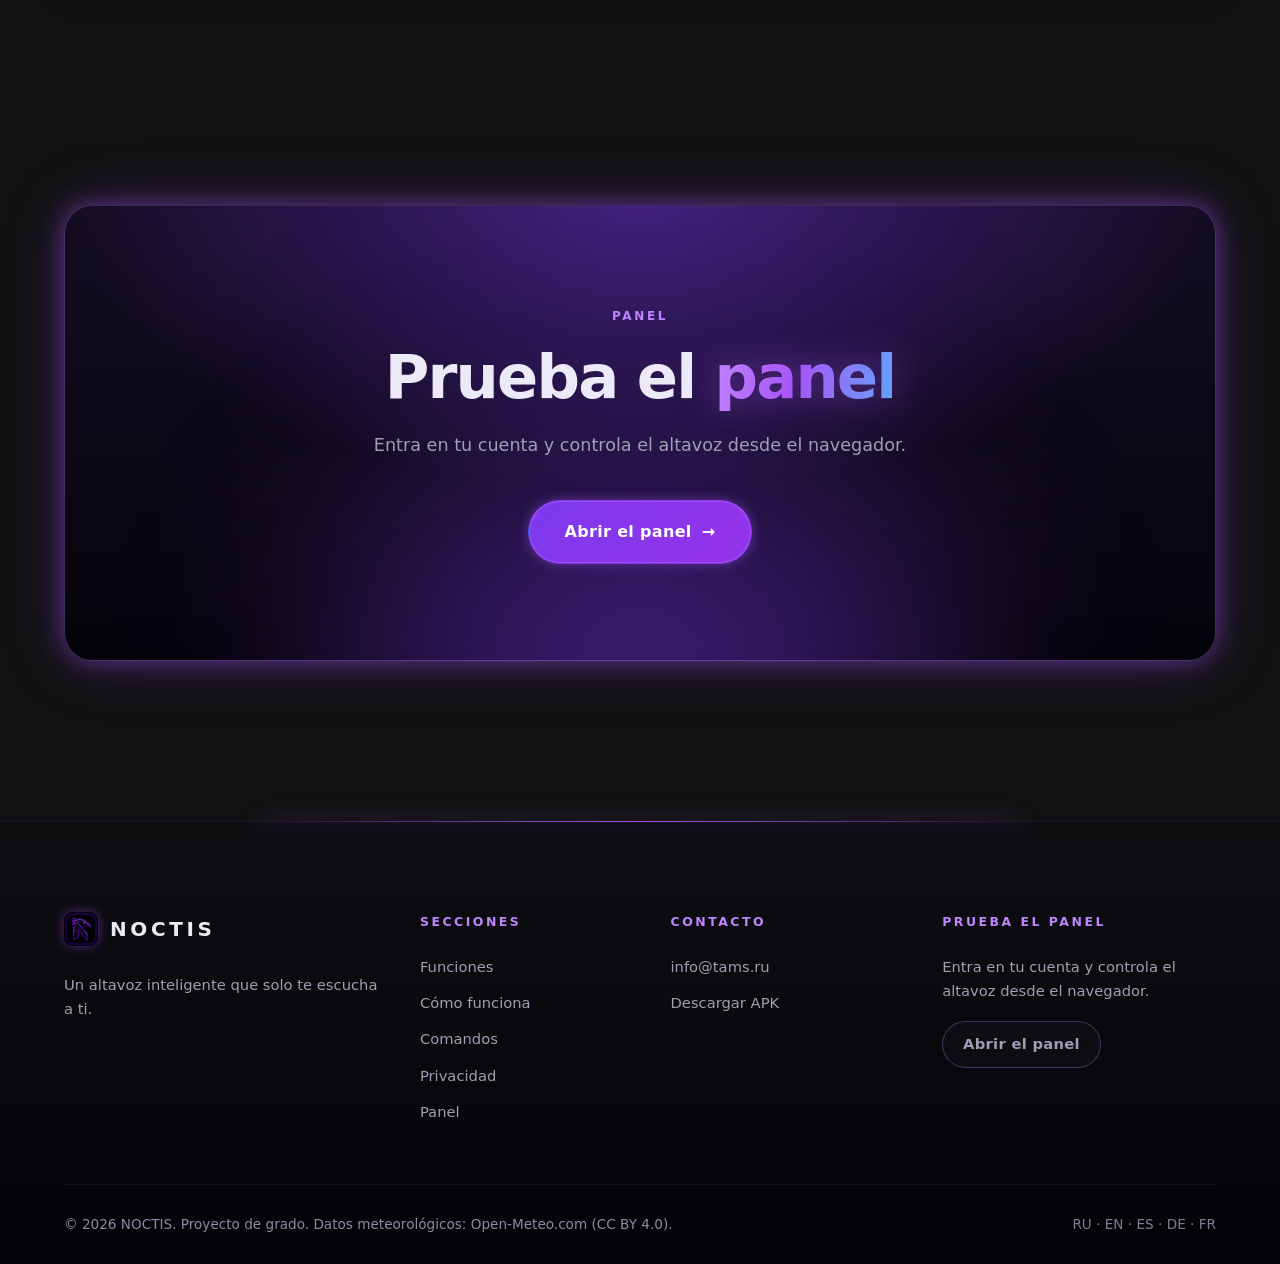
<file: site/es/index.html>
<!DOCTYPE html>
<html lang="es">
<head>
  <meta charset="utf-8">
  <meta name="viewport" content="width=device-width, initial-scale=1">
  <title>Noctis — altavoz inteligente con IA de voz</title>
  <meta name="description" content="Noctis es un altavoz de voz con IA: temporizadores, alarmas, música, el tiempo y control desde tu cuenta. La voz se procesa con modelos propios, sin nubes de terceros.">
  <meta name="color-scheme" content="dark light">
  <meta name="theme-color" content="#05030A">
  <meta name="noctis-admin" content="../admin.html">
  <link rel="icon" type="image/webp" href="../assets/img/noctis-icon.webp">
  <link rel="apple-touch-icon" href="../assets/img/noctis-icon.webp">
  <meta property="og:image" content="../assets/img/noctis-icon.webp">
  <link rel="alternate" hreflang="ru" href="../index.html">
  <link rel="alternate" hreflang="en" href="../en/index.html">
  <link rel="alternate" hreflang="es" href="../es/index.html">
  <link rel="alternate" hreflang="de" href="../de/index.html">
  <link rel="alternate" hreflang="fr" href="../fr/index.html">
  <link rel="stylesheet" href="../assets/tokens.css">
  <link rel="stylesheet" href="../assets/site.css">
  <script src="../assets/site.js"></script>
</head>
<body>
  <div class="cosmos" aria-hidden="true">
    <span class="stars stars--sm"></span><span class="stars stars--md"></span><span class="stars stars--lg"></span>
    <span class="orb orb--1"></span><span class="orb orb--2"></span><span class="orb orb--3"></span>
  </div>
  <a class="skip" href="#main">Ir al contenido</a>
  <header class="header">
    <div class="container header__inner">
      <a href="index.html" class="logo" aria-label="Noctis"><img class="logo__img" src="../assets/img/noctis-icon.webp" alt="" width="34" height="34">NOCTIS</a>
      <input type="checkbox" id="nav-toggle" class="nav-toggle" aria-label="Menú">
      <label for="nav-toggle" class="nav-burger" aria-hidden="true"><span></span></label>
      <nav class="nav" aria-label="Menú">
        <ul class="nav__list">
          <li><a class="nav__link" href="index.html#features">Funciones</a></li>
          <li><a class="nav__link" href="index.html#how">Cómo funciona</a></li>
          <li><a class="nav__link" href="index.html#voice">Comandos</a></li>
          <li><a class="nav__link" href="index.html#privacy">Privacidad</a></li>
          <li><a class="nav__link" href="index.html#hardware">Hardware</a></li>
        </ul>
        <div class="nav__actions">
          <select class="lang-select" id="lang-select" aria-label="Idioma">
            <option value="ru" data-href="../index.html">Русский</option>
            <option value="en" data-href="../en/index.html">English</option>
            <option value="es" data-href="../es/index.html" selected>Español</option>
            <option value="de" data-href="../de/index.html">Deutsch</option>
            <option value="fr" data-href="../fr/index.html">Français</option>
          </select>
          <button class="icon-btn theme-toggle" id="theme-toggle" type="button" aria-label="Cambiar tema" title="Cambiar tema" aria-pressed="true"><svg viewBox="0 0 24 24" aria-hidden="true" class="i-sun"><circle cx="12" cy="12" r="4"/><path d="M12 2v2M12 20v2M4.9 4.9l1.4 1.4M17.7 17.7l1.4 1.4M2 12h2M20 12h2M4.9 19.1l1.4-1.4M17.7 6.3l1.4-1.4"/></svg><svg viewBox="0 0 24 24" aria-hidden="true" class="i-moon"><path d="M21 13A9 9 0 1111 3a7 7 0 0010 10z"/></svg></button>
          <a href="dashboard.html" class="btn btn--primary btn--sm nav__cta">Entrar</a>
        </div>
      </nav>
    </div>
  </header>

  <main id="main">
    <section class="hero" id="home">
      <div class="container hero__grid">
        <div class="hero__content">
          <p class="label"><span class="label__dot"></span>Proyecto de grado · ESP32-S3</p>
          <h1 class="hero__title">Un altavoz inteligente <span class="text-glow">que solo te escucha a ti</span></h1>
          <p class="hero__sub">Noctis es un asistente de voz sobre un microcontrolador ESP32-S3. Di «Nils» y el altavoz pone un temporizador, te despierta, reproduce música, te dice el tiempo o simplemente charla. La voz la procesan los modelos propios de Noctis, sin nubes de terceros.</p>
          <div class="hero__actions">
            <a href="dashboard.html" class="btn btn--primary">Abrir el panel <span class="btn__arrow" aria-hidden="true">→</span></a>
            <a href="#features" class="btn btn--ghost">Funciones</a>
          </div>
        </div>
        <div class="hero__visual" aria-hidden="true">
          <div class="brand-art brand-art--head"></div>
          <div class="glass chip chip--top"><span class="chip__dot"></span> Escuchando…</div>
          <div class="glass chip chip--bottom"><strong>ESP32-S3</strong> Wi‑Fi · Bluetooth LE</div>
        </div>
      </div>
      <div class="container">
        <ul class="stats glass">
          <li class="stats__item"><span class="stats__num">5</span><span class="stats__label">idiomas</span></li>
          <li class="stats__item"><span class="stats__num">3</span><span class="stats__label">fuentes de música</span></li>
          <li class="stats__item"><span class="stats__num">10</span><span class="stats__label">personalidades</span></li>
          <li class="stats__item"><span class="stats__num">0</span><span class="stats__label">nubes de terceros para la voz</span></li>
        </ul>
      </div>
    </section>

    <section class="section about" id="privacy">
      <div class="container about__grid">
        <div class="about__visual" aria-hidden="true">
          <div class="about__frame glass">
            <span class="about__grid-lines"></span>
            <span class="about__planet"></span>
            <span class="about__streak about__streak--1"></span>
            <span class="about__streak about__streak--2"></span>
            <span class="about__streak about__streak--3"></span>
          </div>
          <div class="about__badge glass">
            <span class="about__badge-num">S3</span>
            <span class="about__badge-text">El corazón del altavoz</span>
          </div>
        </div>
        <div class="about__content">
          <p class="label">Privacidad</p>
          <h2 class="section__title">Privado por <span class="text-glow">defecto</span></h2>
          <p class="section__text">Noctis es un altavoz de voz con IA: temporizadores, alarmas, música, el tiempo y control desde tu cuenta. La voz se procesa con modelos propios, sin nubes de terceros.</p>
          <ul class="checklist">
            <li><b>Sin nubes de terceros</b> — <span>El reconocimiento de voz y las respuestas los calculan los modelos propios de Noctis. El audio no va a servicios de IA externos.</span></li>
            <li><b>Nada de más</b> — <span>No se guardan grabaciones de voz. El historial es opcional y se puede borrar.</span></li>
            <li><b>Tus datos</b> — <span>Tu música sigue siendo tuya; las únicas fuentes externas son Jamendo y la radio que elijas.</span></li>
          </ul>
          <a href="#features" class="btn btn--ghost">Funciones →</a>
        </div>
      </div>
    </section>

    <section class="section services" id="features">
      <div class="container">
        <header class="section__head">
          <p class="label">Funciones</p>
          <h2 class="section__title"><span class="text-glow">Funciones</span></h2>
          <p class="section__text">Todo lo que debe hacer un altavoz doméstico, y nada más.</p>
        </header>
        <div class="services__grid">
          <article class="card glass">
            <span class="card__num">01</span>
            <div class="card__icon"><svg viewBox="0 0 24 24" aria-hidden="true"><rect x="9" y="3" width="6" height="11" rx="3"/><path d="M5 11a7 7 0 0014 0M12 18v3"/></svg></div>
            <h3 class="card__title">Conversación por voz</h3>
            <p class="card__text">Palabra de activación «Nils» y conversación libre. Entiende ruso, inglés, español, alemán y francés. Responde al instante a «hola» y «gracias».</p>
          </article>
          <article class="card glass">
            <span class="card__num">02</span>
            <div class="card__icon"><svg viewBox="0 0 24 24" aria-hidden="true"><circle cx="12" cy="12" r="9"/><path d="M12 7v5l3 2"/></svg></div>
            <h3 class="card__title">Temporizadores y alarmas</h3>
            <p class="card__text">Funcionan en el propio altavoz, incluso sin internet. Repetición por días, cuatro melodías, se detienen con un botón.</p>
          </article>
          <article class="card glass">
            <span class="card__num">03</span>
            <div class="card__icon"><svg viewBox="0 0 24 24" aria-hidden="true"><path d="M9 18V6l10-2v12"/><circle cx="6.5" cy="18" r="2.5"/><circle cx="16.5" cy="16" r="2.5"/></svg></div>
            <h3 class="card__title">Música</h3>
            <p class="card__text">Tu biblioteca, el catálogo gratuito de Jamendo y la radio por internet. «Nils, pon jazz» y suena.</p>
          </article>
          <article class="card glass">
            <span class="card__num">04</span>
            <div class="card__icon"><svg viewBox="0 0 24 24" aria-hidden="true"><path d="M12 3v4M12 17v4M3 12h4M17 12h4M6 6l2.5 2.5M15.5 15.5L18 18M6 18l2.5-2.5M15.5 8.5L18 6"/></svg></div>
            <h3 class="card__title">Personalidad y voz</h3>
            <p class="card__text">Diez personalidades, de amable a sarcástica, voz masculina o femenina y palabra de activación a elegir: «Nils» o «Alexa».</p>
          </article>
          <article class="card glass">
            <span class="card__num">05</span>
            <div class="card__icon"><svg viewBox="0 0 24 24" aria-hidden="true"><rect x="5" y="11" width="14" height="10" rx="2"/><path d="M8 11V8a4 4 0 018 0v3"/></svg></div>
            <h3 class="card__title">Privacidad</h3>
            <p class="card__text">La voz la procesan los modelos propios de Noctis, no nubes de terceros. El historial se puede desactivar y borrar.</p>
          </article>
          <article class="card glass">
            <span class="card__num">06</span>
            <div class="card__icon"><svg viewBox="0 0 24 24" aria-hidden="true"><rect x="3" y="4" width="18" height="12" rx="2"/><path d="M8 20h8M12 16v4"/></svg></div>
            <h3 class="card__title">Panel en el navegador</h3>
            <p class="card__text">Ajustes, temporizadores, alarmas, música e historial desde cualquier dispositivo. También hay una app para Android.</p>
          </article>
        </div>
      </div>
    </section>

    <section class="section results" id="how">
      <div class="container">
        <header class="section__head">
          <p class="label">Cómo funciona</p>
          <h2 class="section__title">Cómo <span class="text-glow">funciona</span></h2>
        </header>
        <div class="results__grid results__grid--3">
          <article class="metric glass metric--plain">
            <div class="metric__top"><span class="metric__num">01</span><div class="card__icon card__icon--sm"><svg viewBox="0 0 24 24" aria-hidden="true"><path d="M2 9a15 15 0 0120 0M5.5 12.5a10 10 0 0113 0M9 16a5 5 0 016 0"/><circle cx="12" cy="19.2" r="1"/></svg></div></div>
            <h3 class="metric__title">Conecta</h3>
            <p class="metric__text">El altavoz recibe el Wi‑Fi por Bluetooth y se vincula a tu cuenta.</p>
          </article>
          <article class="metric glass metric--plain">
            <div class="metric__top"><span class="metric__num">02</span><div class="card__icon card__icon--sm"><svg viewBox="0 0 24 24" aria-hidden="true"><rect x="9" y="3" width="6" height="11" rx="3"/><path d="M5 11a7 7 0 0014 0M12 18v3"/></svg></div></div>
            <h3 class="metric__title">Di «Nils»</h3>
            <p class="metric__text">El altavoz detecta la palabra de activación por sí mismo y solo entonces envía tu frase al servidor.</p>
          </article>
          <article class="metric glass metric--plain">
            <div class="metric__top"><span class="metric__num">03</span><div class="card__icon card__icon--sm"><svg viewBox="0 0 24 24" aria-hidden="true"><rect x="3" y="4" width="18" height="12" rx="2"/><path d="M8 20h8M12 16v4"/></svg></div></div>
            <h3 class="metric__title">Controla</h3>
            <p class="metric__text">Cambia la voz, el volumen y la música con la voz o desde el panel.</p>
          </article>
        </div>
        <p class="flow"><span>Micrófono</span><em aria-hidden="true">→</em><span>Altavoz (ESP32-S3)</span><em aria-hidden="true">→</em><span>Servidor Noctis: voz → IA → voz</span><em aria-hidden="true">→</em><span>Altavoz</span></p>
      </div>
    </section>

    <section class="section" id="voice">
      <div class="container">
        <header class="section__head">
          <p class="label">Comandos</p>
          <h2 class="section__title">Qué puedes <span class="text-glow">decir</span></h2>
          <p class="section__text">Los comandos se entienden con tus propias palabras, no con una plantilla fija.</p>
        </header>
        <div class="say">
          <blockquote class="glass">«Nils, ¿qué hora es?»<small>hora</small></blockquote>
          <blockquote class="glass">«Nils, pon un temporizador de cinco minutos»<small>temporizador</small></blockquote>
          <blockquote class="glass">«Nils, despiértame a las 7:30 los días laborables»<small>alarma</small></blockquote>
          <blockquote class="glass">«Nils, pon jazz»<small>música</small></blockquote>
          <blockquote class="glass">«Nils, volumen al cuarenta»<small>volumen</small></blockquote>
          <blockquote class="glass">«Nils, cuéntame un cuento»<small>conversación con IA</small></blockquote>
          <blockquote class="glass">«Nils, ¿qué tiempo hará mañana en Madrid?»<small>tiempo a tres días</small></blockquote>
          <blockquote class="glass">«Nils, repite»<small>repetir la respuesta</small></blockquote>
          <blockquote class="glass">«Nils, gracias»<small>respuestas al instante</small></blockquote>
        </div>
      </div>
    </section>

    <section class="section" id="hardware">
      <div class="container">
        <header class="section__head">
          <p class="label">Hardware</p>
          <h2 class="section__title"><span class="text-glow">Hardware</span></h2>
          <p class="section__text">Piezas económicas y fáciles de conseguir.</p>
        </header>
        <ul class="hw">
          <li class="glass"><b>ESP32-S3 N16R8</b><span>microcontrolador de doble núcleo, Wi‑Fi y Bluetooth LE</span></li>
          <li class="glass"><b>INMP441</b><span>micrófono digital</span></li>
          <li class="glass"><b>MAX98357A</b><span>amplificador del altavoz</span></li>
          <li class="glass"><b>SSD1306</b><span>pantalla OLED de estado</span></li>
        </ul>
      </div>
    </section>

    <section class="section works" id="control">
      <div class="container">
        <header class="section__head">
          <p class="label">Panel</p>
          <h2 class="section__title">Controla el <span class="text-glow">altavoz</span></h2>
        </header>
        <div class="works__list">
          <article class="work glass">
            <div class="work__media work__media--1" aria-hidden="true">
              <span class="work__tag">Panel</span>
              <span class="work__icon"><svg viewBox="0 0 24 24" aria-hidden="true"><rect x="3" y="4" width="18" height="12" rx="2"/><path d="M8 20h8M12 16v4"/></svg></span>
            </div>
            <div class="work__body">
              <p class="label label--muted">NOCTIS</p>
              <h3 class="work__title">Panel en el navegador</h3>
              <p class="work__text">Ajustes, temporizadores, alarmas, música e historial desde cualquier dispositivo. También hay una app para Android.</p>
              <a href="dashboard.html" class="btn btn--primary btn--sm work__btn">Abrir el panel <span class="btn__arrow" aria-hidden="true">→</span></a>
            </div>
          </article>
          <article class="work glass" id="app">
            <div class="work__media work__media--2" aria-hidden="true">
              <span class="work__tag">Android</span>
              <span class="work__icon"><svg viewBox="0 0 24 24" aria-hidden="true"><rect x="7" y="2" width="10" height="20" rx="2.5"/><path d="M11 18h2"/></svg></span>
            </div>
            <div class="work__body">
              <p class="label label--muted">NOCTIS</p>
              <h3 class="work__title">App móvil</h3>
              <p class="work__text">Controla el altavoz desde el móvil: vinculación por Bluetooth, ajustes, temporizadores y música.</p>
              <a href="../downloads/Noctis-1.4.0.apk" class="btn btn--primary btn--sm work__btn" download>Descargar APK <span class="btn__arrow" aria-hidden="true">↓</span></a>
              <p class="work__meta">Android 7.0 o superior · versión 1.4.0 · 57 MB</p>
              <p class="work__meta">Descarga el archivo, ábrelo en el móvil y permite la instalación desde esta fuente. Después inicia sesión en tu cuenta.</p>
              <p class="work__ios"><span class="badge-soon">iPhone</span> La app para iPhone está en desarrollo.</p>
            </div>
          </article>
        </div>
      </div>
    </section>

    <section class="section cta" id="contact">
      <div class="container">
        <div class="cta__box">
          <span class="cta__glow" aria-hidden="true"></span>
          <p class="label">Panel</p>
          <h2 class="cta__title">Prueba el <span class="text-glow">panel</span></h2>
          <p class="cta__text">Entra en tu cuenta y controla el altavoz desde el navegador.</p>
          <a href="dashboard.html" class="btn btn--primary btn--lg">Abrir el panel <span class="btn__arrow" aria-hidden="true">→</span></a>
        </div>
      </div>
    </section>
  </main>

  <footer class="footer">
    <div class="container">
      <div class="footer__grid footer__grid--4">
        <div class="footer__brand">
          <a href="index.html" class="logo" aria-label="Noctis"><img class="logo__img" src="../assets/img/noctis-icon.webp" alt="" width="34" height="34">NOCTIS</a>
          <p class="footer__text">Un altavoz inteligente que solo te escucha a ti.</p>
        </div>
        <nav class="footer__col" aria-label="Secciones">
          <h3 class="footer__title">Secciones</h3>
          <ul>
            <li><a href="index.html#features">Funciones</a></li>
            <li><a href="index.html#how">Cómo funciona</a></li>
            <li><a href="index.html#voice">Comandos</a></li>
            <li><a href="index.html#privacy">Privacidad</a></li>
            <li><a href="dashboard.html">Panel</a></li>
          </ul>
        </nav>
        <address class="footer__col">
          <h3 class="footer__title">Contacto</h3>
          <ul>
            <li><a href="mailto:info@tams.ru">info@tams.ru</a></li>
            <li><a href="../downloads/Noctis-1.4.0.apk" download>Descargar APK</a></li>
          </ul>
        </address>
        <div class="footer__col footer__news">
          <h3 class="footer__title">Prueba el panel</h3>
          <p class="footer__text">Entra en tu cuenta y controla el altavoz desde el navegador.</p>
          <a href="dashboard.html" class="btn btn--ghost btn--sm">Abrir el panel</a>
        </div>
      </div>
      <div class="footer__bottom">
        <span>© 2026 NOCTIS. Proyecto de grado. Datos meteorológicos: Open-Meteo.com (CC BY 4.0).</span>
        <span><a href="../index.html" hreflang="ru">RU</a> · <a href="../en/index.html" hreflang="en">EN</a> · <a href="../es/index.html" hreflang="es">ES</a> · <a href="../de/index.html" hreflang="de">DE</a> · <a href="../fr/index.html" hreflang="fr">FR</a></span>
      </div>
    </div>
  </footer>
</body>
</html>
</file>
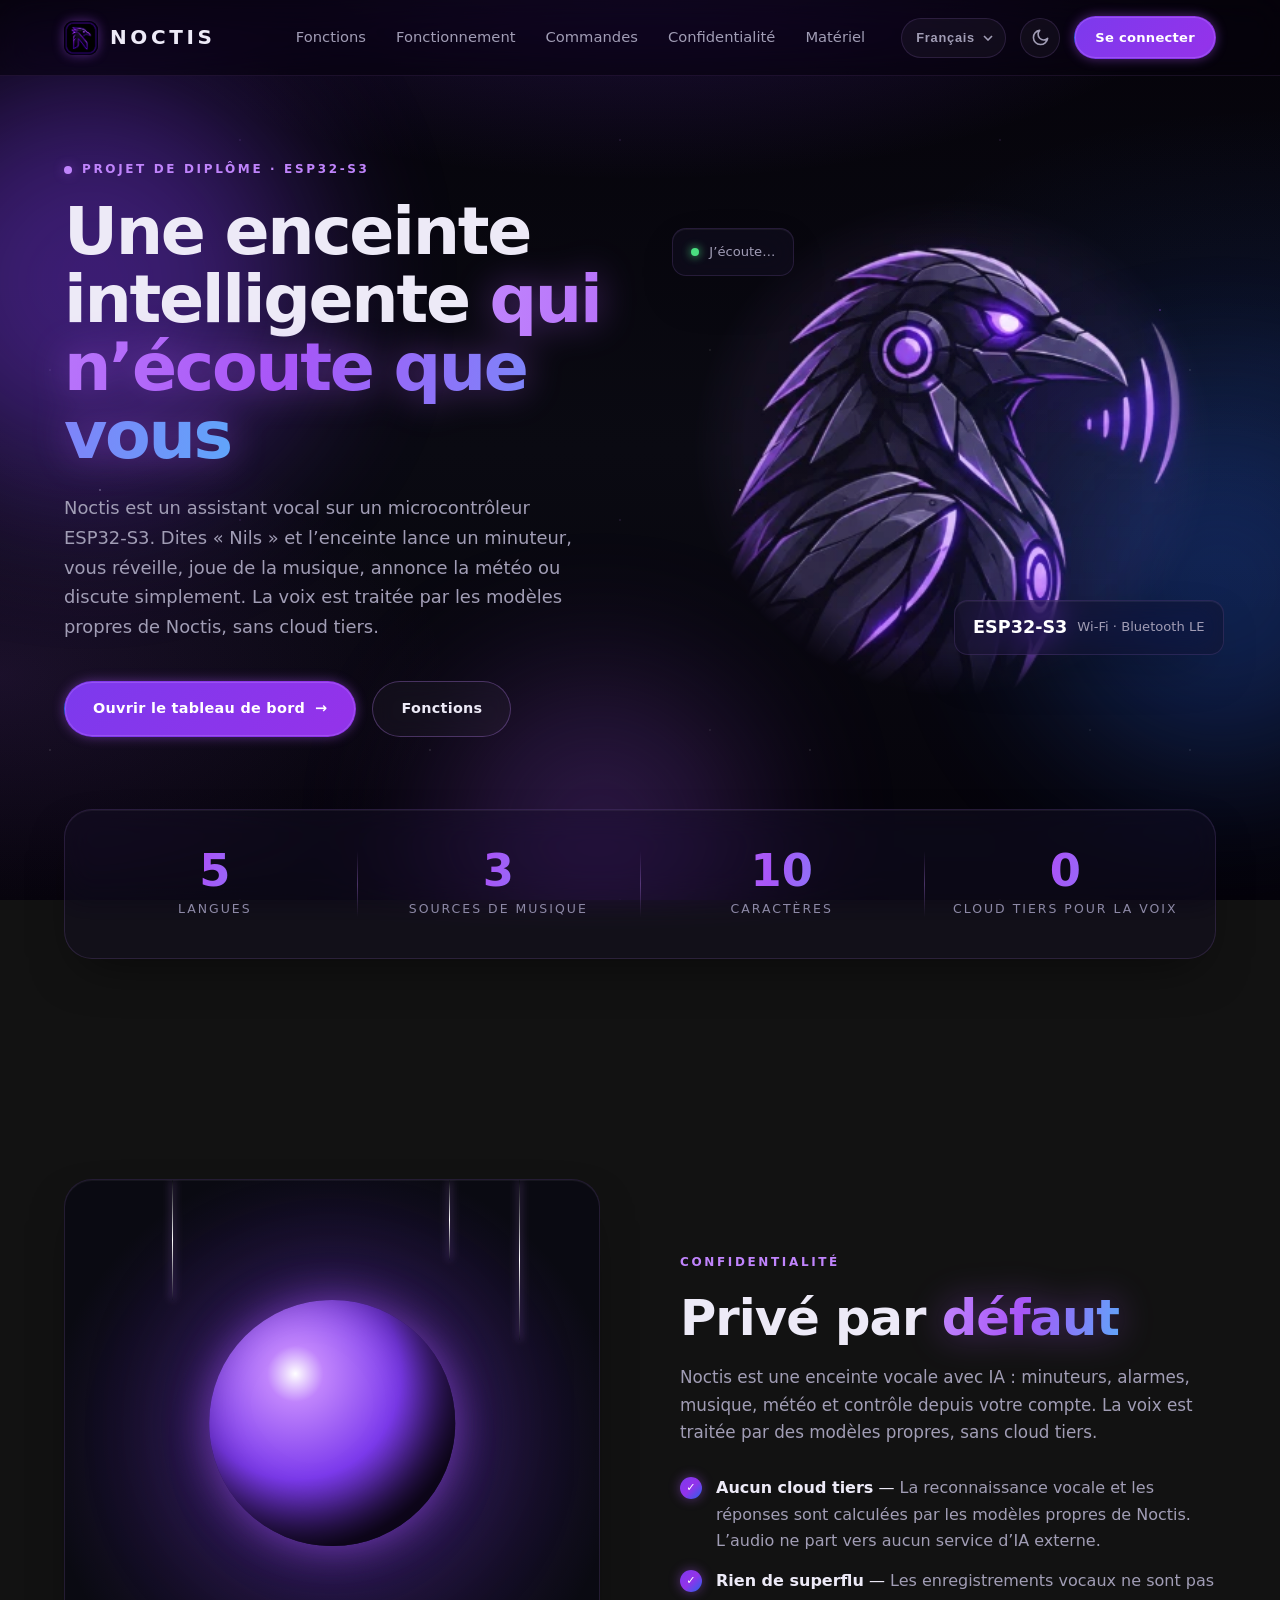
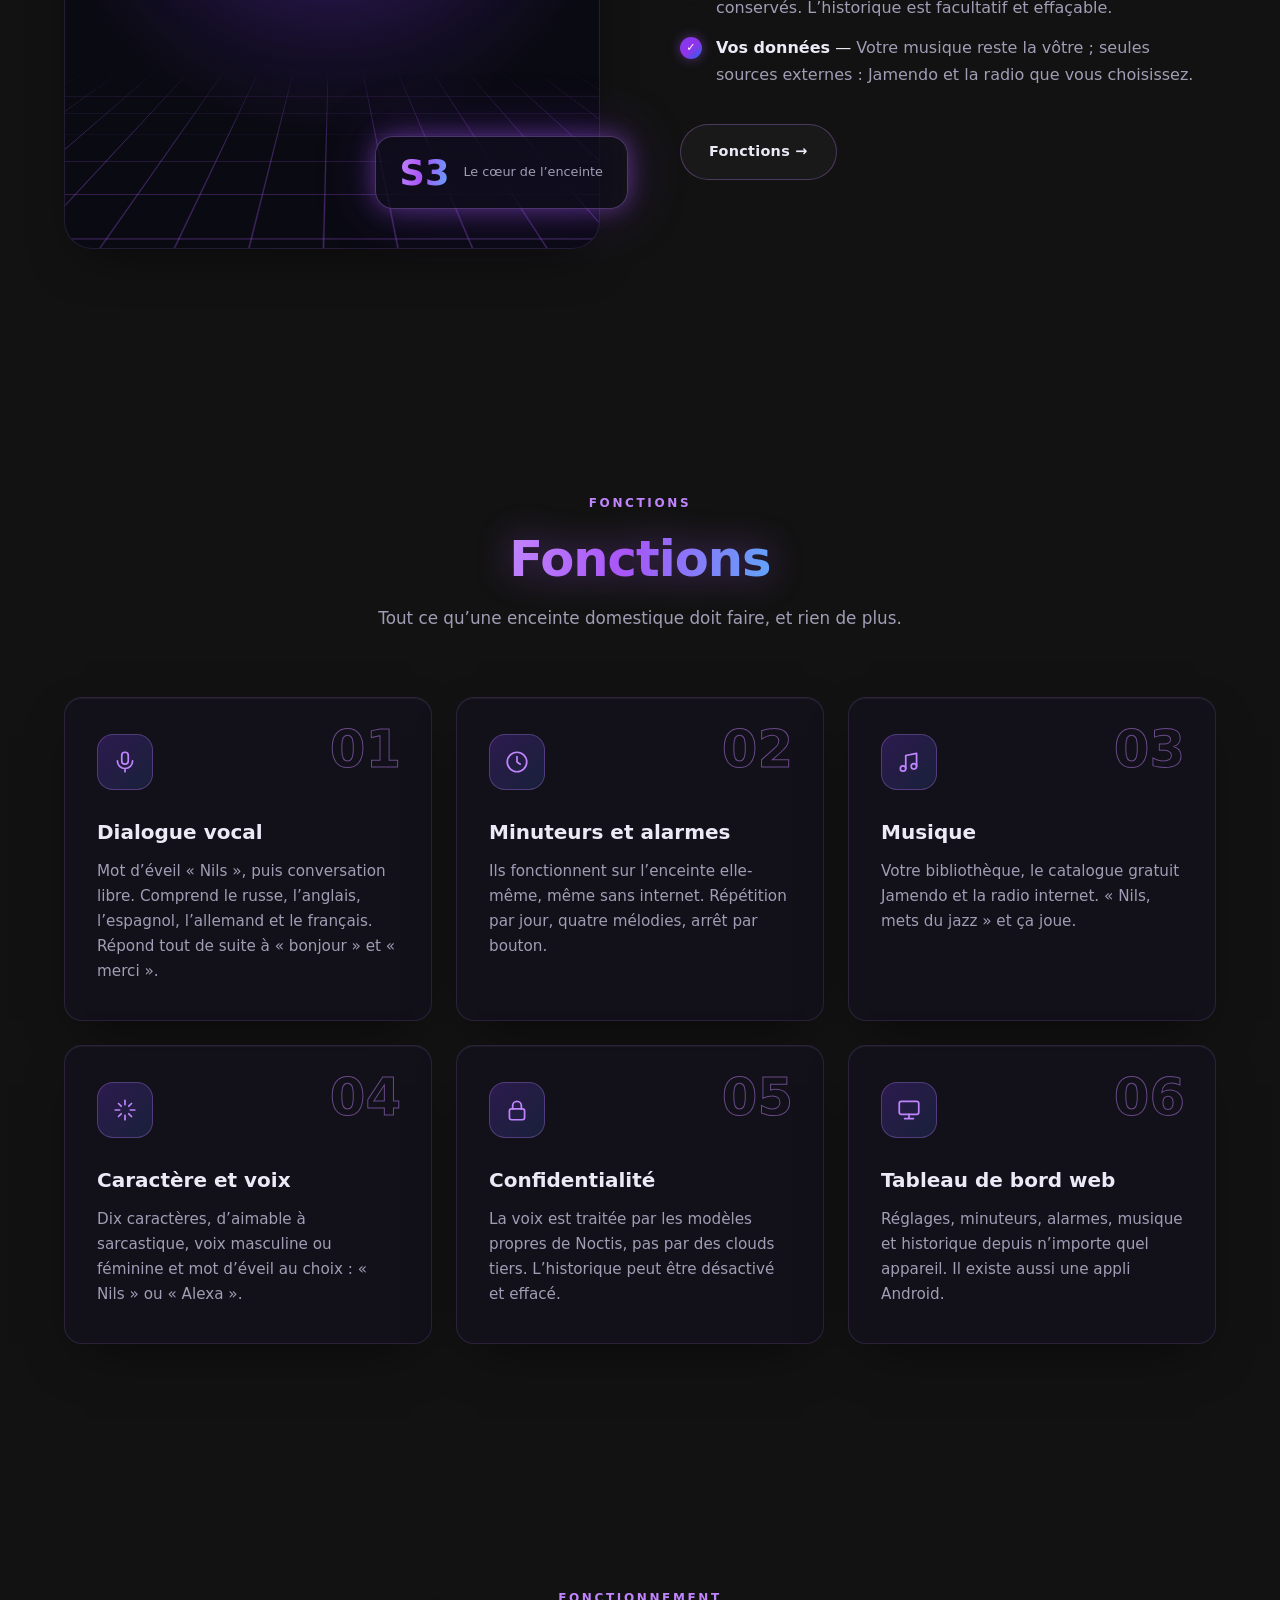
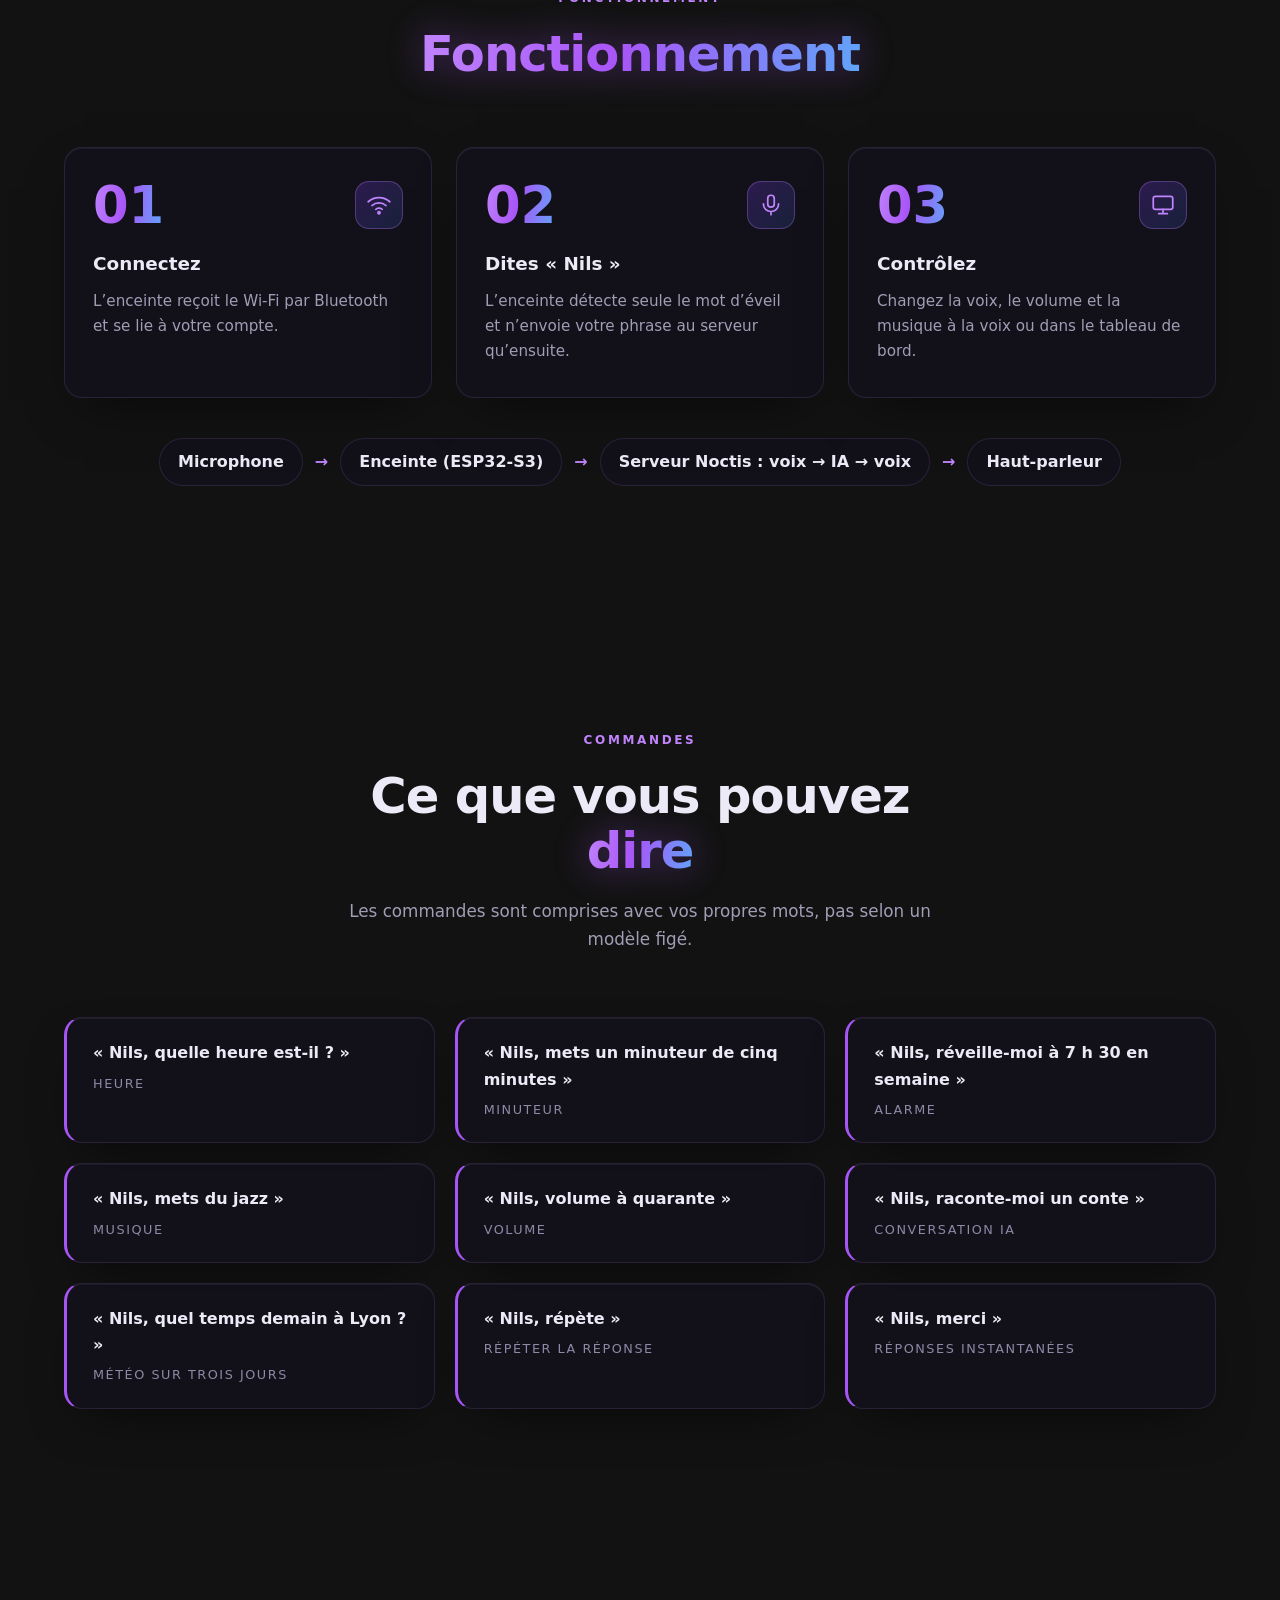
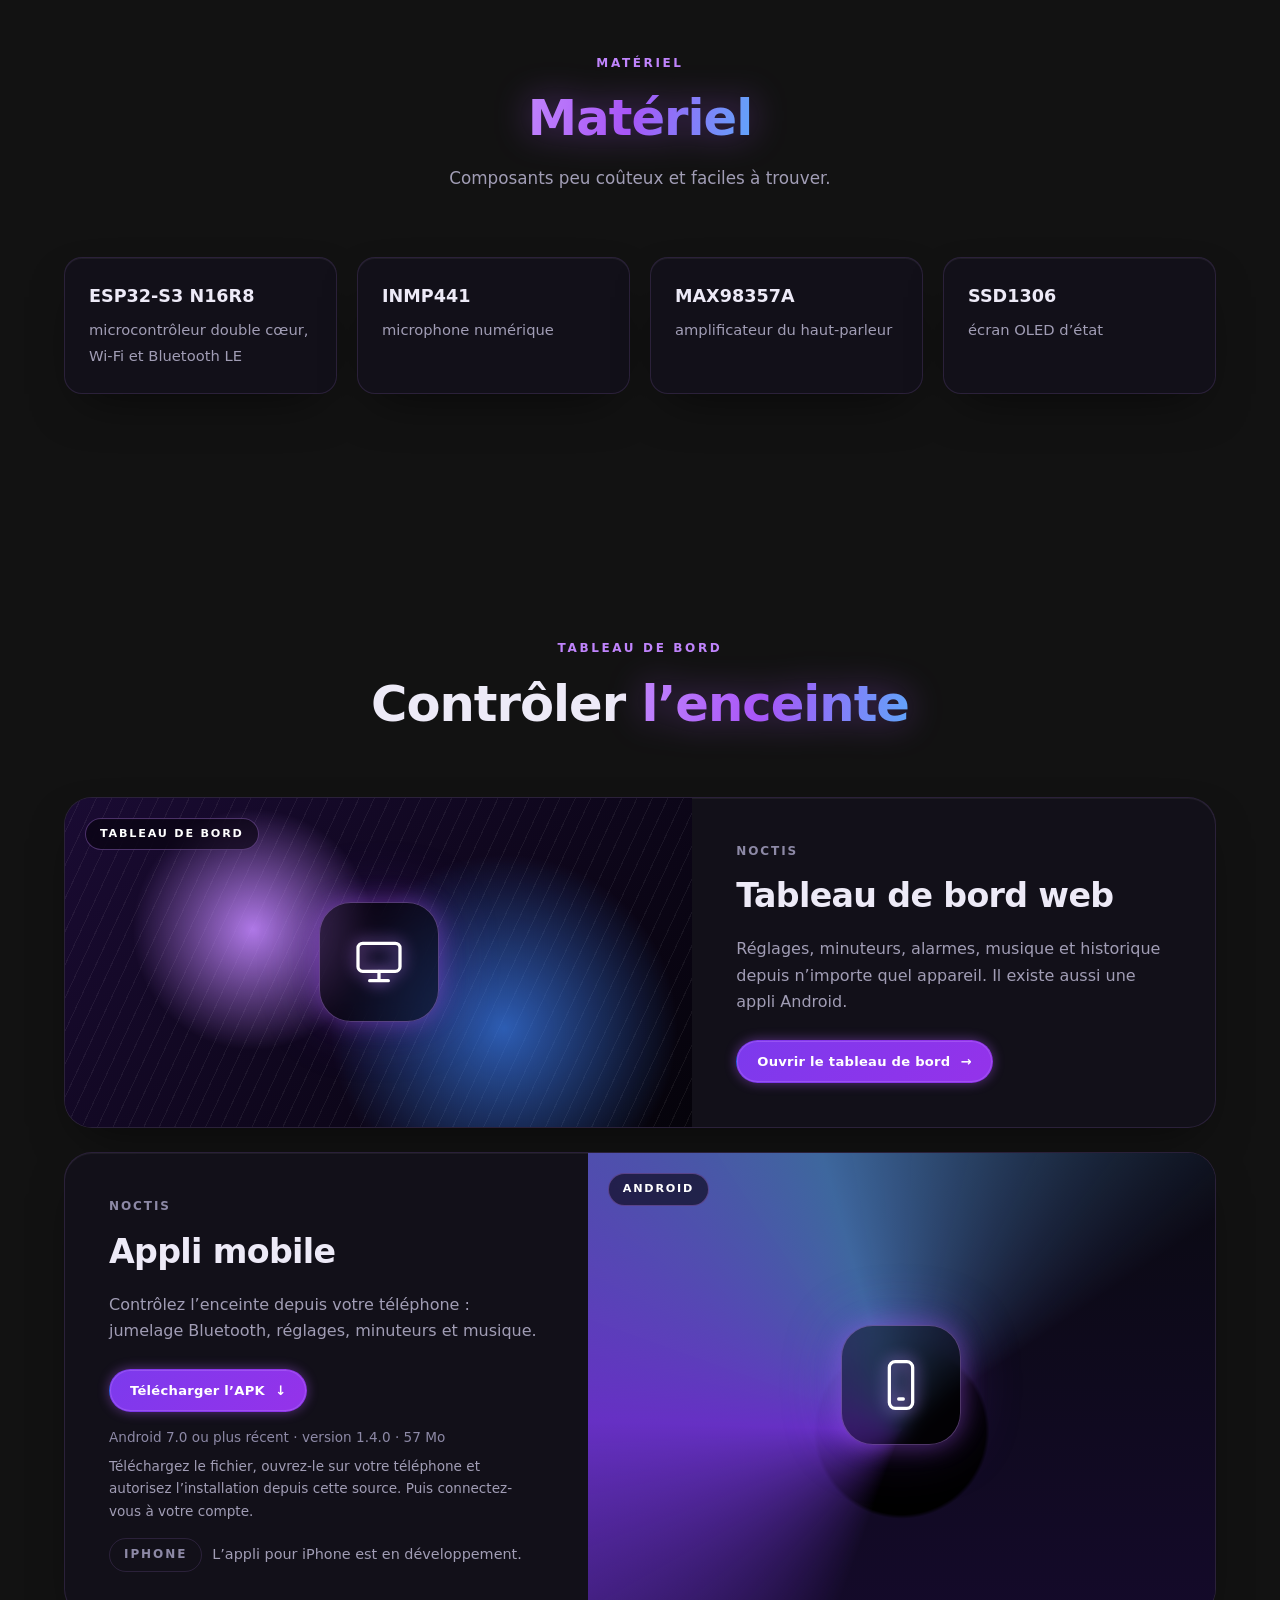
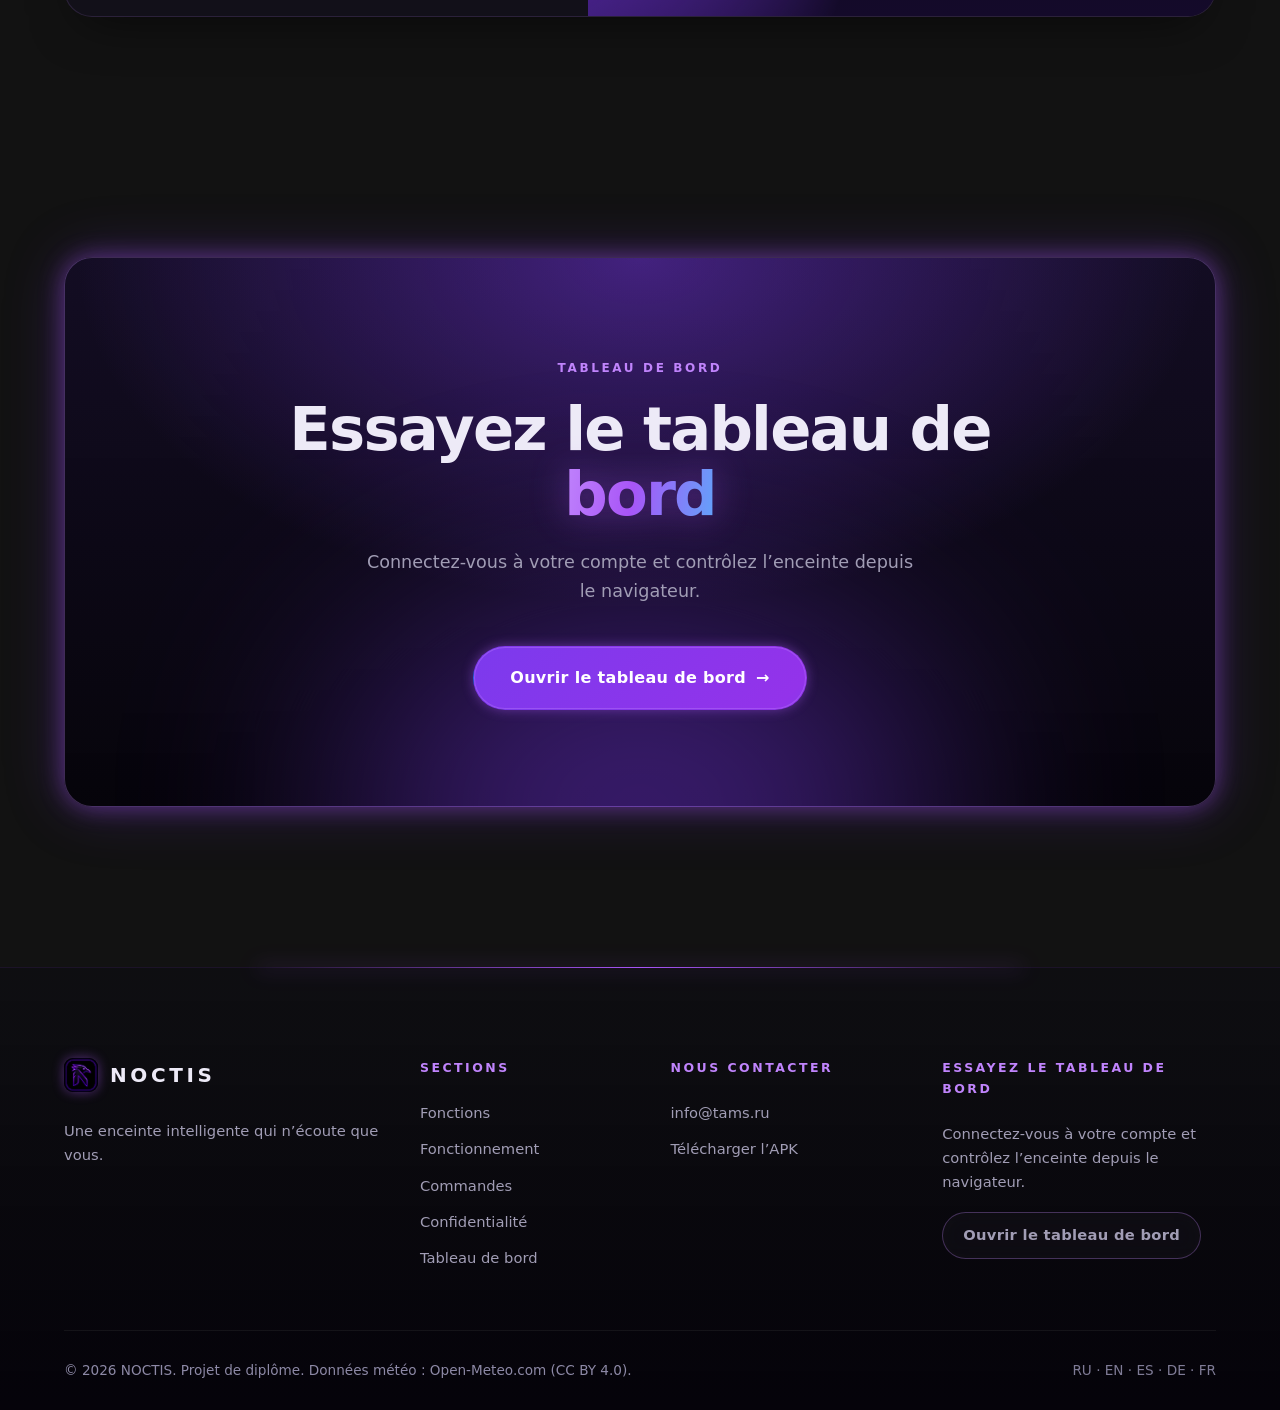
<file: site/fr/index.html>
<!DOCTYPE html>
<html lang="fr">
<head>
  <meta charset="utf-8">
  <meta name="viewport" content="width=device-width, initial-scale=1">
  <title>Noctis — enceinte intelligente avec IA vocale</title>
  <meta name="description" content="Noctis est une enceinte vocale avec IA : minuteurs, alarmes, musique, météo et contrôle depuis votre compte. La voix est traitée par des modèles propres, sans cloud tiers.">
  <meta name="color-scheme" content="dark light">
  <meta name="theme-color" content="#05030A">
  <meta name="noctis-admin" content="../admin.html">
  <link rel="icon" type="image/webp" href="../assets/img/noctis-icon.webp">
  <link rel="apple-touch-icon" href="../assets/img/noctis-icon.webp">
  <meta property="og:image" content="../assets/img/noctis-icon.webp">
  <link rel="alternate" hreflang="ru" href="../index.html">
  <link rel="alternate" hreflang="en" href="../en/index.html">
  <link rel="alternate" hreflang="es" href="../es/index.html">
  <link rel="alternate" hreflang="de" href="../de/index.html">
  <link rel="alternate" hreflang="fr" href="../fr/index.html">
  <link rel="stylesheet" href="../assets/tokens.css">
  <link rel="stylesheet" href="../assets/site.css">
  <script src="../assets/site.js"></script>
</head>
<body>
  <div class="cosmos" aria-hidden="true">
    <span class="stars stars--sm"></span><span class="stars stars--md"></span><span class="stars stars--lg"></span>
    <span class="orb orb--1"></span><span class="orb orb--2"></span><span class="orb orb--3"></span>
  </div>
  <a class="skip" href="#main">Aller au contenu</a>
  <header class="header">
    <div class="container header__inner">
      <a href="index.html" class="logo" aria-label="Noctis"><img class="logo__img" src="../assets/img/noctis-icon.webp" alt="" width="34" height="34">NOCTIS</a>
      <input type="checkbox" id="nav-toggle" class="nav-toggle" aria-label="Menu">
      <label for="nav-toggle" class="nav-burger" aria-hidden="true"><span></span></label>
      <nav class="nav" aria-label="Menu">
        <ul class="nav__list">
          <li><a class="nav__link" href="index.html#features">Fonctions</a></li>
          <li><a class="nav__link" href="index.html#how">Fonctionnement</a></li>
          <li><a class="nav__link" href="index.html#voice">Commandes</a></li>
          <li><a class="nav__link" href="index.html#privacy">Confidentialité</a></li>
          <li><a class="nav__link" href="index.html#hardware">Matériel</a></li>
        </ul>
        <div class="nav__actions">
          <select class="lang-select" id="lang-select" aria-label="Langue">
            <option value="ru" data-href="../index.html">Русский</option>
            <option value="en" data-href="../en/index.html">English</option>
            <option value="es" data-href="../es/index.html">Español</option>
            <option value="de" data-href="../de/index.html">Deutsch</option>
            <option value="fr" data-href="../fr/index.html" selected>Français</option>
          </select>
          <button class="icon-btn theme-toggle" id="theme-toggle" type="button" aria-label="Changer de thème" title="Changer de thème" aria-pressed="true"><svg viewBox="0 0 24 24" aria-hidden="true" class="i-sun"><circle cx="12" cy="12" r="4"/><path d="M12 2v2M12 20v2M4.9 4.9l1.4 1.4M17.7 17.7l1.4 1.4M2 12h2M20 12h2M4.9 19.1l1.4-1.4M17.7 6.3l1.4-1.4"/></svg><svg viewBox="0 0 24 24" aria-hidden="true" class="i-moon"><path d="M21 13A9 9 0 1111 3a7 7 0 0010 10z"/></svg></button>
          <a href="dashboard.html" class="btn btn--primary btn--sm nav__cta">Se connecter</a>
        </div>
      </nav>
    </div>
  </header>

  <main id="main">
    <section class="hero" id="home">
      <div class="container hero__grid">
        <div class="hero__content">
          <p class="label"><span class="label__dot"></span>Projet de diplôme · ESP32-S3</p>
          <h1 class="hero__title">Une enceinte intelligente <span class="text-glow">qui n’écoute que vous</span></h1>
          <p class="hero__sub">Noctis est un assistant vocal sur un microcontrôleur ESP32-S3. Dites « Nils » et l’enceinte lance un minuteur, vous réveille, joue de la musique, annonce la météo ou discute simplement. La voix est traitée par les modèles propres de Noctis, sans cloud tiers.</p>
          <div class="hero__actions">
            <a href="dashboard.html" class="btn btn--primary">Ouvrir le tableau de bord <span class="btn__arrow" aria-hidden="true">→</span></a>
            <a href="#features" class="btn btn--ghost">Fonctions</a>
          </div>
        </div>
        <div class="hero__visual" aria-hidden="true">
          <div class="brand-art brand-art--head"></div>
          <div class="glass chip chip--top"><span class="chip__dot"></span> J’écoute…</div>
          <div class="glass chip chip--bottom"><strong>ESP32-S3</strong> Wi‑Fi · Bluetooth LE</div>
        </div>
      </div>
      <div class="container">
        <ul class="stats glass">
          <li class="stats__item"><span class="stats__num">5</span><span class="stats__label">langues</span></li>
          <li class="stats__item"><span class="stats__num">3</span><span class="stats__label">sources de musique</span></li>
          <li class="stats__item"><span class="stats__num">10</span><span class="stats__label">caractères</span></li>
          <li class="stats__item"><span class="stats__num">0</span><span class="stats__label">cloud tiers pour la voix</span></li>
        </ul>
      </div>
    </section>

    <section class="section about" id="privacy">
      <div class="container about__grid">
        <div class="about__visual" aria-hidden="true">
          <div class="about__frame glass">
            <span class="about__grid-lines"></span>
            <span class="about__planet"></span>
            <span class="about__streak about__streak--1"></span>
            <span class="about__streak about__streak--2"></span>
            <span class="about__streak about__streak--3"></span>
          </div>
          <div class="about__badge glass">
            <span class="about__badge-num">S3</span>
            <span class="about__badge-text">Le cœur de l’enceinte</span>
          </div>
        </div>
        <div class="about__content">
          <p class="label">Confidentialité</p>
          <h2 class="section__title">Privé par <span class="text-glow">défaut</span></h2>
          <p class="section__text">Noctis est une enceinte vocale avec IA : minuteurs, alarmes, musique, météo et contrôle depuis votre compte. La voix est traitée par des modèles propres, sans cloud tiers.</p>
          <ul class="checklist">
            <li><b>Aucun cloud tiers</b> — <span>La reconnaissance vocale et les réponses sont calculées par les modèles propres de Noctis. L’audio ne part vers aucun service d’IA externe.</span></li>
            <li><b>Rien de superflu</b> — <span>Les enregistrements vocaux ne sont pas conservés. L’historique est facultatif et effaçable.</span></li>
            <li><b>Vos données</b> — <span>Votre musique reste la vôtre ; seules sources externes : Jamendo et la radio que vous choisissez.</span></li>
          </ul>
          <a href="#features" class="btn btn--ghost">Fonctions →</a>
        </div>
      </div>
    </section>

    <section class="section services" id="features">
      <div class="container">
        <header class="section__head">
          <p class="label">Fonctions</p>
          <h2 class="section__title"><span class="text-glow">Fonctions</span></h2>
          <p class="section__text">Tout ce qu’une enceinte domestique doit faire, et rien de plus.</p>
        </header>
        <div class="services__grid">
          <article class="card glass">
            <span class="card__num">01</span>
            <div class="card__icon"><svg viewBox="0 0 24 24" aria-hidden="true"><rect x="9" y="3" width="6" height="11" rx="3"/><path d="M5 11a7 7 0 0014 0M12 18v3"/></svg></div>
            <h3 class="card__title">Dialogue vocal</h3>
            <p class="card__text">Mot d’éveil « Nils », puis conversation libre. Comprend le russe, l’anglais, l’espagnol, l’allemand et le français. Répond tout de suite à « bonjour » et « merci ».</p>
          </article>
          <article class="card glass">
            <span class="card__num">02</span>
            <div class="card__icon"><svg viewBox="0 0 24 24" aria-hidden="true"><circle cx="12" cy="12" r="9"/><path d="M12 7v5l3 2"/></svg></div>
            <h3 class="card__title">Minuteurs et alarmes</h3>
            <p class="card__text">Ils fonctionnent sur l’enceinte elle-même, même sans internet. Répétition par jour, quatre mélodies, arrêt par bouton.</p>
          </article>
          <article class="card glass">
            <span class="card__num">03</span>
            <div class="card__icon"><svg viewBox="0 0 24 24" aria-hidden="true"><path d="M9 18V6l10-2v12"/><circle cx="6.5" cy="18" r="2.5"/><circle cx="16.5" cy="16" r="2.5"/></svg></div>
            <h3 class="card__title">Musique</h3>
            <p class="card__text">Votre bibliothèque, le catalogue gratuit Jamendo et la radio internet. « Nils, mets du jazz » et ça joue.</p>
          </article>
          <article class="card glass">
            <span class="card__num">04</span>
            <div class="card__icon"><svg viewBox="0 0 24 24" aria-hidden="true"><path d="M12 3v4M12 17v4M3 12h4M17 12h4M6 6l2.5 2.5M15.5 15.5L18 18M6 18l2.5-2.5M15.5 8.5L18 6"/></svg></div>
            <h3 class="card__title">Caractère et voix</h3>
            <p class="card__text">Dix caractères, d’aimable à sarcastique, voix masculine ou féminine et mot d’éveil au choix : « Nils » ou « Alexa ».</p>
          </article>
          <article class="card glass">
            <span class="card__num">05</span>
            <div class="card__icon"><svg viewBox="0 0 24 24" aria-hidden="true"><rect x="5" y="11" width="14" height="10" rx="2"/><path d="M8 11V8a4 4 0 018 0v3"/></svg></div>
            <h3 class="card__title">Confidentialité</h3>
            <p class="card__text">La voix est traitée par les modèles propres de Noctis, pas par des clouds tiers. L’historique peut être désactivé et effacé.</p>
          </article>
          <article class="card glass">
            <span class="card__num">06</span>
            <div class="card__icon"><svg viewBox="0 0 24 24" aria-hidden="true"><rect x="3" y="4" width="18" height="12" rx="2"/><path d="M8 20h8M12 16v4"/></svg></div>
            <h3 class="card__title">Tableau de bord web</h3>
            <p class="card__text">Réglages, minuteurs, alarmes, musique et historique depuis n’importe quel appareil. Il existe aussi une appli Android.</p>
          </article>
        </div>
      </div>
    </section>

    <section class="section results" id="how">
      <div class="container">
        <header class="section__head">
          <p class="label">Fonctionnement</p>
          <h2 class="section__title"><span class="text-glow">Fonctionnement</span></h2>
        </header>
        <div class="results__grid results__grid--3">
          <article class="metric glass metric--plain">
            <div class="metric__top"><span class="metric__num">01</span><div class="card__icon card__icon--sm"><svg viewBox="0 0 24 24" aria-hidden="true"><path d="M2 9a15 15 0 0120 0M5.5 12.5a10 10 0 0113 0M9 16a5 5 0 016 0"/><circle cx="12" cy="19.2" r="1"/></svg></div></div>
            <h3 class="metric__title">Connectez</h3>
            <p class="metric__text">L’enceinte reçoit le Wi‑Fi par Bluetooth et se lie à votre compte.</p>
          </article>
          <article class="metric glass metric--plain">
            <div class="metric__top"><span class="metric__num">02</span><div class="card__icon card__icon--sm"><svg viewBox="0 0 24 24" aria-hidden="true"><rect x="9" y="3" width="6" height="11" rx="3"/><path d="M5 11a7 7 0 0014 0M12 18v3"/></svg></div></div>
            <h3 class="metric__title">Dites « Nils »</h3>
            <p class="metric__text">L’enceinte détecte seule le mot d’éveil et n’envoie votre phrase au serveur qu’ensuite.</p>
          </article>
          <article class="metric glass metric--plain">
            <div class="metric__top"><span class="metric__num">03</span><div class="card__icon card__icon--sm"><svg viewBox="0 0 24 24" aria-hidden="true"><rect x="3" y="4" width="18" height="12" rx="2"/><path d="M8 20h8M12 16v4"/></svg></div></div>
            <h3 class="metric__title">Contrôlez</h3>
            <p class="metric__text">Changez la voix, le volume et la musique à la voix ou dans le tableau de bord.</p>
          </article>
        </div>
        <p class="flow"><span>Microphone</span><em aria-hidden="true">→</em><span>Enceinte (ESP32-S3)</span><em aria-hidden="true">→</em><span>Serveur Noctis : voix → IA → voix</span><em aria-hidden="true">→</em><span>Haut-parleur</span></p>
      </div>
    </section>

    <section class="section" id="voice">
      <div class="container">
        <header class="section__head">
          <p class="label">Commandes</p>
          <h2 class="section__title">Ce que vous pouvez <span class="text-glow">dire</span></h2>
          <p class="section__text">Les commandes sont comprises avec vos propres mots, pas selon un modèle figé.</p>
        </header>
        <div class="say">
          <blockquote class="glass">« Nils, quelle heure est-il ? »<small>heure</small></blockquote>
          <blockquote class="glass">« Nils, mets un minuteur de cinq minutes »<small>minuteur</small></blockquote>
          <blockquote class="glass">« Nils, réveille-moi à 7 h 30 en semaine »<small>alarme</small></blockquote>
          <blockquote class="glass">« Nils, mets du jazz »<small>musique</small></blockquote>
          <blockquote class="glass">« Nils, volume à quarante »<small>volume</small></blockquote>
          <blockquote class="glass">« Nils, raconte-moi un conte »<small>conversation IA</small></blockquote>
          <blockquote class="glass">« Nils, quel temps demain à Lyon ? »<small>météo sur trois jours</small></blockquote>
          <blockquote class="glass">« Nils, répète »<small>répéter la réponse</small></blockquote>
          <blockquote class="glass">« Nils, merci »<small>réponses instantanées</small></blockquote>
        </div>
      </div>
    </section>

    <section class="section" id="hardware">
      <div class="container">
        <header class="section__head">
          <p class="label">Matériel</p>
          <h2 class="section__title"><span class="text-glow">Matériel</span></h2>
          <p class="section__text">Composants peu coûteux et faciles à trouver.</p>
        </header>
        <ul class="hw">
          <li class="glass"><b>ESP32-S3 N16R8</b><span>microcontrôleur double cœur, Wi‑Fi et Bluetooth LE</span></li>
          <li class="glass"><b>INMP441</b><span>microphone numérique</span></li>
          <li class="glass"><b>MAX98357A</b><span>amplificateur du haut-parleur</span></li>
          <li class="glass"><b>SSD1306</b><span>écran OLED d’état</span></li>
        </ul>
      </div>
    </section>

    <section class="section works" id="control">
      <div class="container">
        <header class="section__head">
          <p class="label">Tableau de bord</p>
          <h2 class="section__title">Contrôler <span class="text-glow">l’enceinte</span></h2>
        </header>
        <div class="works__list">
          <article class="work glass">
            <div class="work__media work__media--1" aria-hidden="true">
              <span class="work__tag">Tableau de bord</span>
              <span class="work__icon"><svg viewBox="0 0 24 24" aria-hidden="true"><rect x="3" y="4" width="18" height="12" rx="2"/><path d="M8 20h8M12 16v4"/></svg></span>
            </div>
            <div class="work__body">
              <p class="label label--muted">NOCTIS</p>
              <h3 class="work__title">Tableau de bord web</h3>
              <p class="work__text">Réglages, minuteurs, alarmes, musique et historique depuis n’importe quel appareil. Il existe aussi une appli Android.</p>
              <a href="dashboard.html" class="btn btn--primary btn--sm work__btn">Ouvrir le tableau de bord <span class="btn__arrow" aria-hidden="true">→</span></a>
            </div>
          </article>
          <article class="work glass" id="app">
            <div class="work__media work__media--2" aria-hidden="true">
              <span class="work__tag">Android</span>
              <span class="work__icon"><svg viewBox="0 0 24 24" aria-hidden="true"><rect x="7" y="2" width="10" height="20" rx="2.5"/><path d="M11 18h2"/></svg></span>
            </div>
            <div class="work__body">
              <p class="label label--muted">NOCTIS</p>
              <h3 class="work__title">Appli mobile</h3>
              <p class="work__text">Contrôlez l’enceinte depuis votre téléphone : jumelage Bluetooth, réglages, minuteurs et musique.</p>
              <a href="../downloads/Noctis-1.4.0.apk" class="btn btn--primary btn--sm work__btn" download>Télécharger l’APK <span class="btn__arrow" aria-hidden="true">↓</span></a>
              <p class="work__meta">Android 7.0 ou plus récent · version 1.4.0 · 57 Mo</p>
              <p class="work__meta">Téléchargez le fichier, ouvrez-le sur votre téléphone et autorisez l’installation depuis cette source. Puis connectez-vous à votre compte.</p>
              <p class="work__ios"><span class="badge-soon">iPhone</span> L’appli pour iPhone est en développement.</p>
            </div>
          </article>
        </div>
      </div>
    </section>

    <section class="section cta" id="contact">
      <div class="container">
        <div class="cta__box">
          <span class="cta__glow" aria-hidden="true"></span>
          <p class="label">Tableau de bord</p>
          <h2 class="cta__title">Essayez le tableau de <span class="text-glow">bord</span></h2>
          <p class="cta__text">Connectez-vous à votre compte et contrôlez l’enceinte depuis le navigateur.</p>
          <a href="dashboard.html" class="btn btn--primary btn--lg">Ouvrir le tableau de bord <span class="btn__arrow" aria-hidden="true">→</span></a>
        </div>
      </div>
    </section>
  </main>

  <footer class="footer">
    <div class="container">
      <div class="footer__grid footer__grid--4">
        <div class="footer__brand">
          <a href="index.html" class="logo" aria-label="Noctis"><img class="logo__img" src="../assets/img/noctis-icon.webp" alt="" width="34" height="34">NOCTIS</a>
          <p class="footer__text">Une enceinte intelligente qui n’écoute que vous.</p>
        </div>
        <nav class="footer__col" aria-label="Sections">
          <h3 class="footer__title">Sections</h3>
          <ul>
            <li><a href="index.html#features">Fonctions</a></li>
            <li><a href="index.html#how">Fonctionnement</a></li>
            <li><a href="index.html#voice">Commandes</a></li>
            <li><a href="index.html#privacy">Confidentialité</a></li>
            <li><a href="dashboard.html">Tableau de bord</a></li>
          </ul>
        </nav>
        <address class="footer__col">
          <h3 class="footer__title">Nous contacter</h3>
          <ul>
            <li><a href="mailto:info@tams.ru">info@tams.ru</a></li>
            <li><a href="../downloads/Noctis-1.4.0.apk" download>Télécharger l’APK</a></li>
          </ul>
        </address>
        <div class="footer__col footer__news">
          <h3 class="footer__title">Essayez le tableau de bord</h3>
          <p class="footer__text">Connectez-vous à votre compte et contrôlez l’enceinte depuis le navigateur.</p>
          <a href="dashboard.html" class="btn btn--ghost btn--sm">Ouvrir le tableau de bord</a>
        </div>
      </div>
      <div class="footer__bottom">
        <span>© 2026 NOCTIS. Projet de diplôme. Données météo : Open-Meteo.com (CC BY 4.0).</span>
        <span><a href="../index.html" hreflang="ru">RU</a> · <a href="../en/index.html" hreflang="en">EN</a> · <a href="../es/index.html" hreflang="es">ES</a> · <a href="../de/index.html" hreflang="de">DE</a> · <a href="../fr/index.html" hreflang="fr">FR</a></span>
      </div>
    </div>
  </footer>
</body>
</html>
</file>
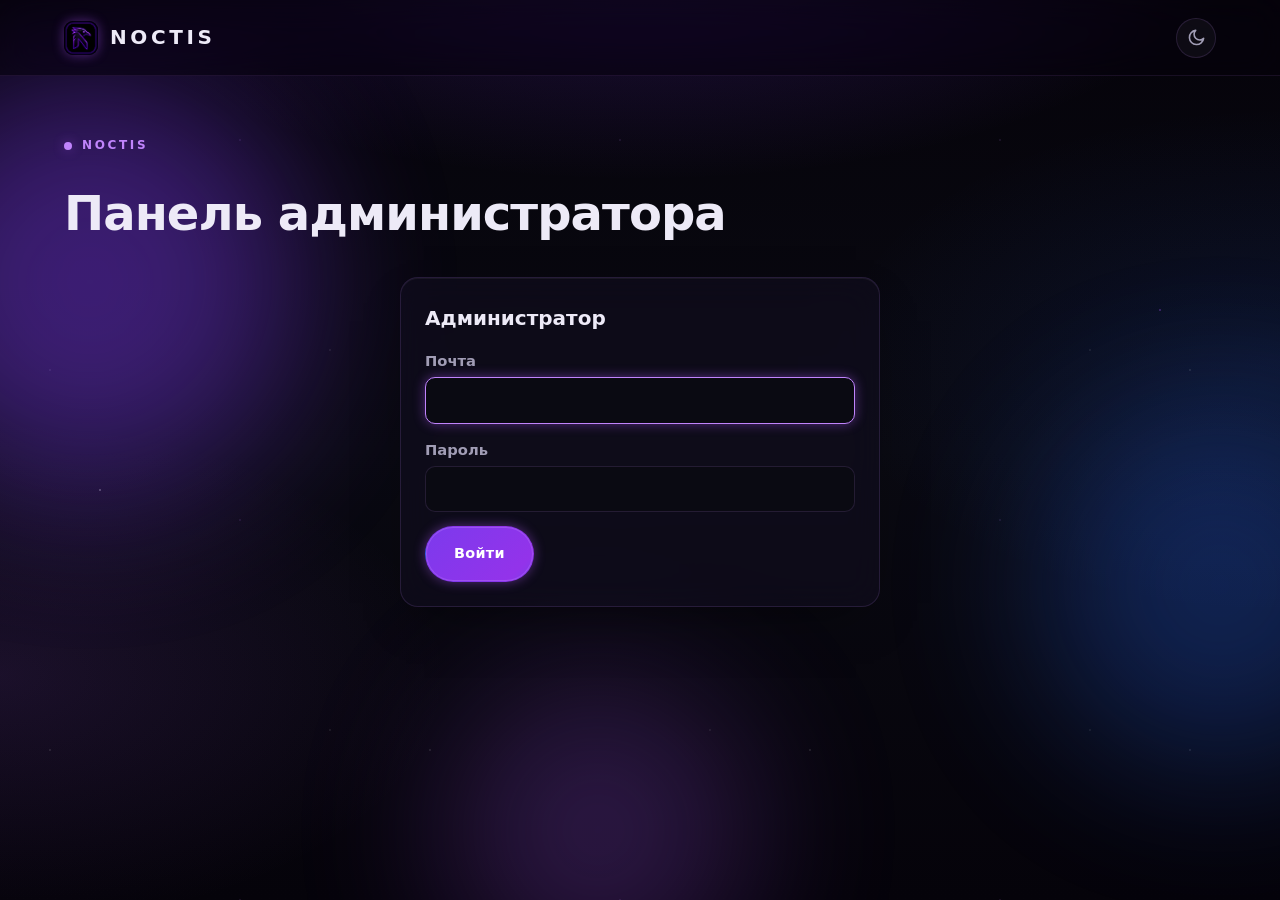
<file: site/admin.html>
<!DOCTYPE html>
<html lang="ru">
<head>
  <meta charset="utf-8">
  <meta name="viewport" content="width=device-width, initial-scale=1">
  <title>Noctis — администратор</title>
  <meta name="robots" content="noindex, nofollow">
  <meta name="color-scheme" content="dark light">
  <meta name="theme-color" content="#05030A">
  <link rel="icon" type="image/webp" href="assets/img/noctis-icon.webp">
  <link rel="stylesheet" href="assets/tokens.css">
  <link rel="stylesheet" href="assets/site.css">
  <script src="assets/site.js"></script>
</head>
<body>
  <div class="cosmos" aria-hidden="true">
    <span class="stars stars--sm"></span><span class="stars stars--md"></span><span class="stars stars--lg"></span>
    <span class="orb orb--1"></span><span class="orb orb--2"></span><span class="orb orb--3"></span>
  </div>
  <header class="header">
    <div class="container header__inner">
      <a href="index.html" class="logo" aria-label="Noctis"><img class="logo__img" src="assets/img/noctis-icon.webp" alt="" width="34" height="34">NOCTIS</a>
      <div class="nav__actions">
        <button class="icon-btn theme-toggle" id="theme-toggle" type="button" aria-label="Тема" title="Тема" aria-pressed="true"><svg viewBox="0 0 24 24" aria-hidden="true" class="i-sun"><circle cx="12" cy="12" r="4"/><path d="M12 2v2M12 20v2M4.9 4.9l1.4 1.4M17.7 17.7l1.4 1.4M2 12h2M20 12h2M4.9 19.1l1.4-1.4M17.7 6.3l1.4-1.4"/></svg><svg viewBox="0 0 24 24" aria-hidden="true" class="i-moon"><path d="M21 13A9 9 0 1111 3a7 7 0 0010 10z"/></svg></button>
      </div>
    </div>
  </header>
  <main id="main">
    <div class="container dash">
      <p class="label"><span class="label__dot"></span>NOCTIS</p>
      <h1 class="dash__title">Панель <span class="glow">администратора</span></h1>
      <div id="admin"><noscript><div class="msg err">Для работы страницы нужен JavaScript.</div></noscript></div>
    </div>
  </main>
  <script src="assets/config.js"></script>
  <script src="assets/admin.js" defer></script>
</body>
</html>
</file>
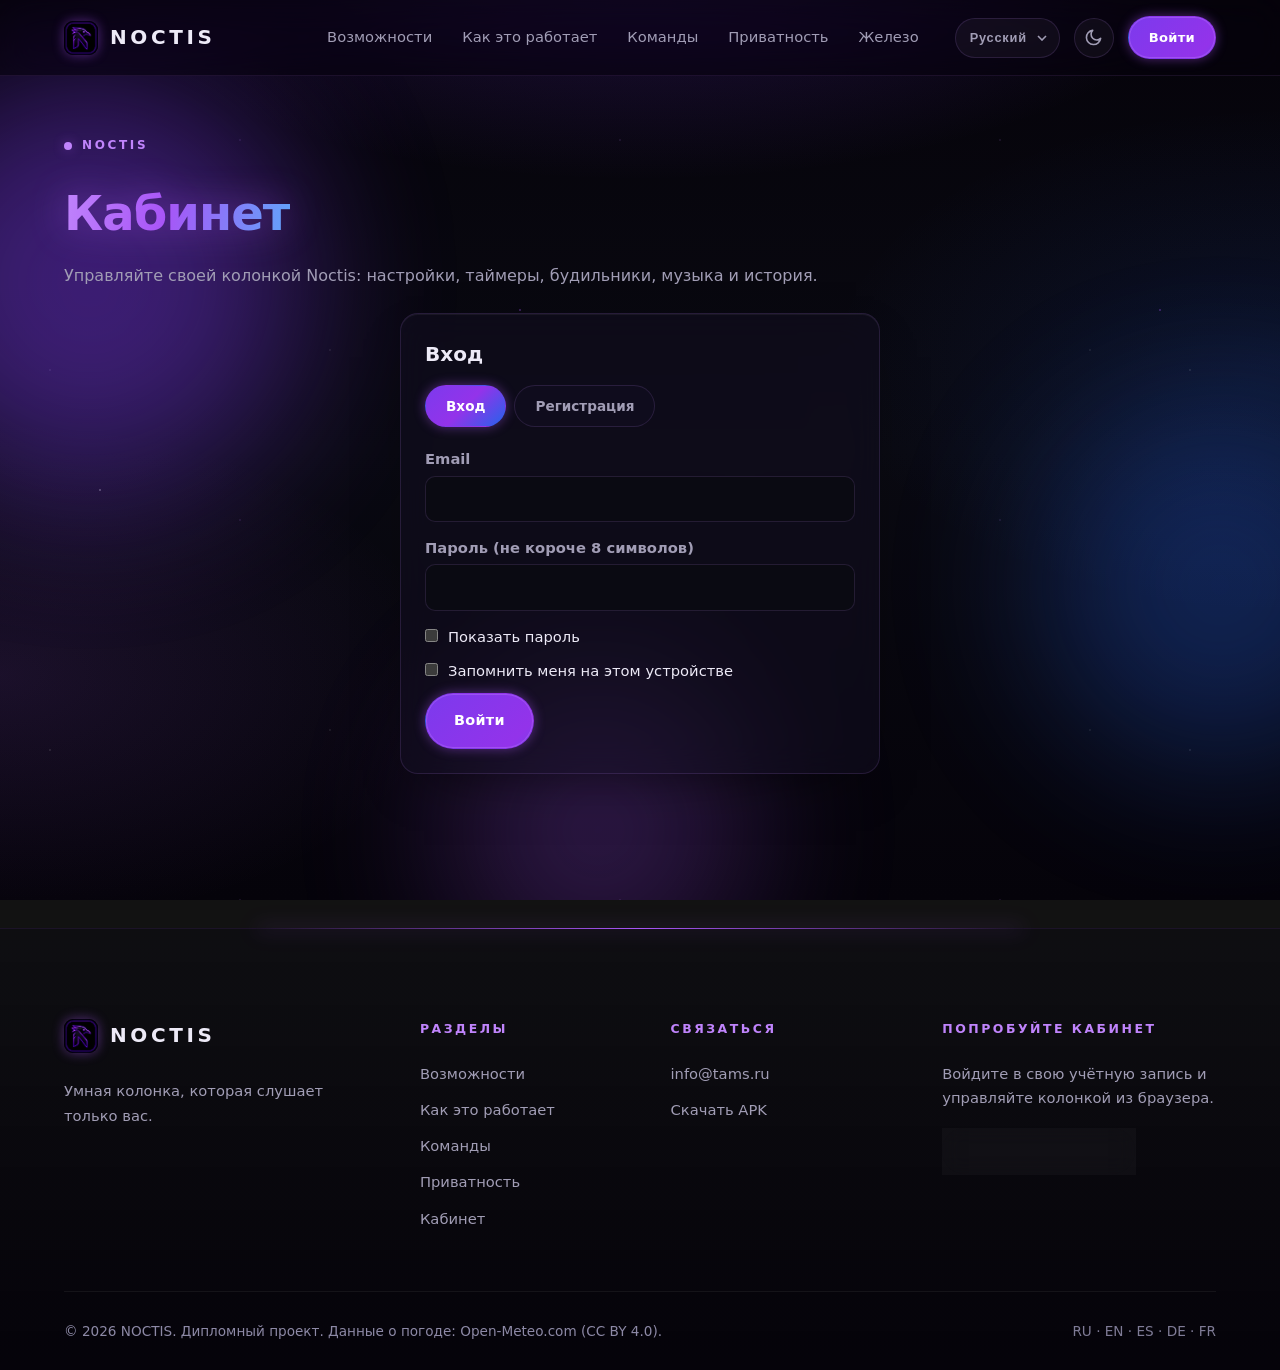
<file: site/dashboard.html>
<!DOCTYPE html>
<html lang="ru">
<head>
  <meta charset="utf-8">
  <meta name="viewport" content="width=device-width, initial-scale=1">
  <title>Кабинет Noctis</title>
  <meta name="description" content="Управление колонкой Noctis из браузера: настройки, таймеры, будильники, музыка, история.">
  <meta name="color-scheme" content="dark light">
  <meta name="theme-color" content="#05030A">
  <meta name="noctis-admin" content="admin.html">
  <link rel="icon" type="image/webp" href="assets/img/noctis-icon.webp">
  <link rel="apple-touch-icon" href="assets/img/noctis-icon.webp">
  <meta property="og:image" content="assets/img/noctis-icon.webp">
  <link rel="alternate" hreflang="ru" href="dashboard.html">
  <link rel="alternate" hreflang="en" href="en/dashboard.html">
  <link rel="alternate" hreflang="es" href="es/dashboard.html">
  <link rel="alternate" hreflang="de" href="de/dashboard.html">
  <link rel="alternate" hreflang="fr" href="fr/dashboard.html">
  <link rel="stylesheet" href="assets/tokens.css">
  <link rel="stylesheet" href="assets/site.css">
  <script src="assets/site.js"></script>
</head>
<body>
  <div class="cosmos" aria-hidden="true">
    <span class="stars stars--sm"></span><span class="stars stars--md"></span><span class="stars stars--lg"></span>
    <span class="orb orb--1"></span><span class="orb orb--2"></span><span class="orb orb--3"></span>
  </div>
  <a class="skip" href="#main">К содержимому</a>
  <header class="header">
    <div class="container header__inner">
      <a href="index.html" class="logo" aria-label="Noctis"><img class="logo__img" src="assets/img/noctis-icon.webp" alt="" width="34" height="34">NOCTIS</a>
      <input type="checkbox" id="nav-toggle" class="nav-toggle" aria-label="Меню">
      <label for="nav-toggle" class="nav-burger" aria-hidden="true"><span></span></label>
      <nav class="nav" aria-label="Меню">
        <ul class="nav__list">
          <li><a class="nav__link" href="index.html#features">Возможности</a></li>
          <li><a class="nav__link" href="index.html#how">Как это работает</a></li>
          <li><a class="nav__link" href="index.html#voice">Команды</a></li>
          <li><a class="nav__link" href="index.html#privacy">Приватность</a></li>
          <li><a class="nav__link" href="index.html#hardware">Железо</a></li>
        </ul>
        <div class="nav__actions">
          <select class="lang-select" id="lang-select" aria-label="Язык">
            <option value="ru" data-href="dashboard.html" selected>Русский</option>
            <option value="en" data-href="en/dashboard.html">English</option>
            <option value="es" data-href="es/dashboard.html">Español</option>
            <option value="de" data-href="de/dashboard.html">Deutsch</option>
            <option value="fr" data-href="fr/dashboard.html">Français</option>
          </select>
          <button class="icon-btn theme-toggle" id="theme-toggle" type="button" aria-label="Сменить тему" title="Сменить тему" aria-pressed="true"><svg viewBox="0 0 24 24" aria-hidden="true" class="i-sun"><circle cx="12" cy="12" r="4"/><path d="M12 2v2M12 20v2M4.9 4.9l1.4 1.4M17.7 17.7l1.4 1.4M2 12h2M20 12h2M4.9 19.1l1.4-1.4M17.7 6.3l1.4-1.4"/></svg><svg viewBox="0 0 24 24" aria-hidden="true" class="i-moon"><path d="M21 13A9 9 0 1111 3a7 7 0 0010 10z"/></svg></button>
          <a href="dashboard.html" class="btn btn--primary btn--sm nav__cta" aria-current="page">Войти</a>
        </div>
      </nav>
    </div>
  </header>

  <main id="main">
    <div class="container dash">
      <p class="label"><span class="label__dot"></span>NOCTIS</p>
      <h1 class="dash__title"><span class="text-glow">Кабинет</span></h1>
      <p class="muted">Управляйте своей колонкой Noctis: настройки, таймеры, будильники, музыка и история.</p>
      <div id="dash"><noscript><div class="msg err">Для кабинета нужен JavaScript.</div></noscript></div>
    </div>
  </main>
  <script src="assets/config.js"></script>
  <script src="assets/i18n.ru.js"></script>
  <script src="assets/dashboard.js" defer></script>

  <footer class="footer">
    <div class="container">
      <div class="footer__grid footer__grid--4">
        <div class="footer__brand">
          <a href="index.html" class="logo" aria-label="Noctis"><img class="logo__img" src="assets/img/noctis-icon.webp" alt="" width="34" height="34">NOCTIS</a>
          <p class="footer__text">Умная колонка, которая слушает только вас.</p>
        </div>
        <nav class="footer__col" aria-label="Разделы">
          <h3 class="footer__title">Разделы</h3>
          <ul>
            <li><a href="index.html#features">Возможности</a></li>
            <li><a href="index.html#how">Как это работает</a></li>
            <li><a href="index.html#voice">Команды</a></li>
            <li><a href="index.html#privacy">Приватность</a></li>
            <li><a href="dashboard.html">Кабинет</a></li>
          </ul>
        </nav>
        <address class="footer__col">
          <h3 class="footer__title">Связаться</h3>
          <ul>
            <li><a href="mailto:info@tams.ru">info@tams.ru</a></li>
            <li><a href="downloads/Noctis-1.4.0.apk" download>Скачать APK</a></li>
          </ul>
        </address>
        <div class="footer__col footer__news">
          <h3 class="footer__title">Попробуйте кабинет</h3>
          <p class="footer__text">Войдите в свою учётную запись и управляйте колонкой из браузера.</p>
          <a href="dashboard.html" class="btn btn--ghost btn--sm">Открыть кабинет</a>
        </div>
      </div>
      <div class="footer__bottom">
        <span>© 2026 NOCTIS. Дипломный проект. Данные о погоде: Open-Meteo.com (CC BY 4.0).</span>
        <span><a href="index.html" hreflang="ru">RU</a> · <a href="en/index.html" hreflang="en">EN</a> · <a href="es/index.html" hreflang="es">ES</a> · <a href="de/index.html" hreflang="de">DE</a> · <a href="fr/index.html" hreflang="fr">FR</a></span>
      </div>
    </div>
  </footer>
</body>
</html>
</file>
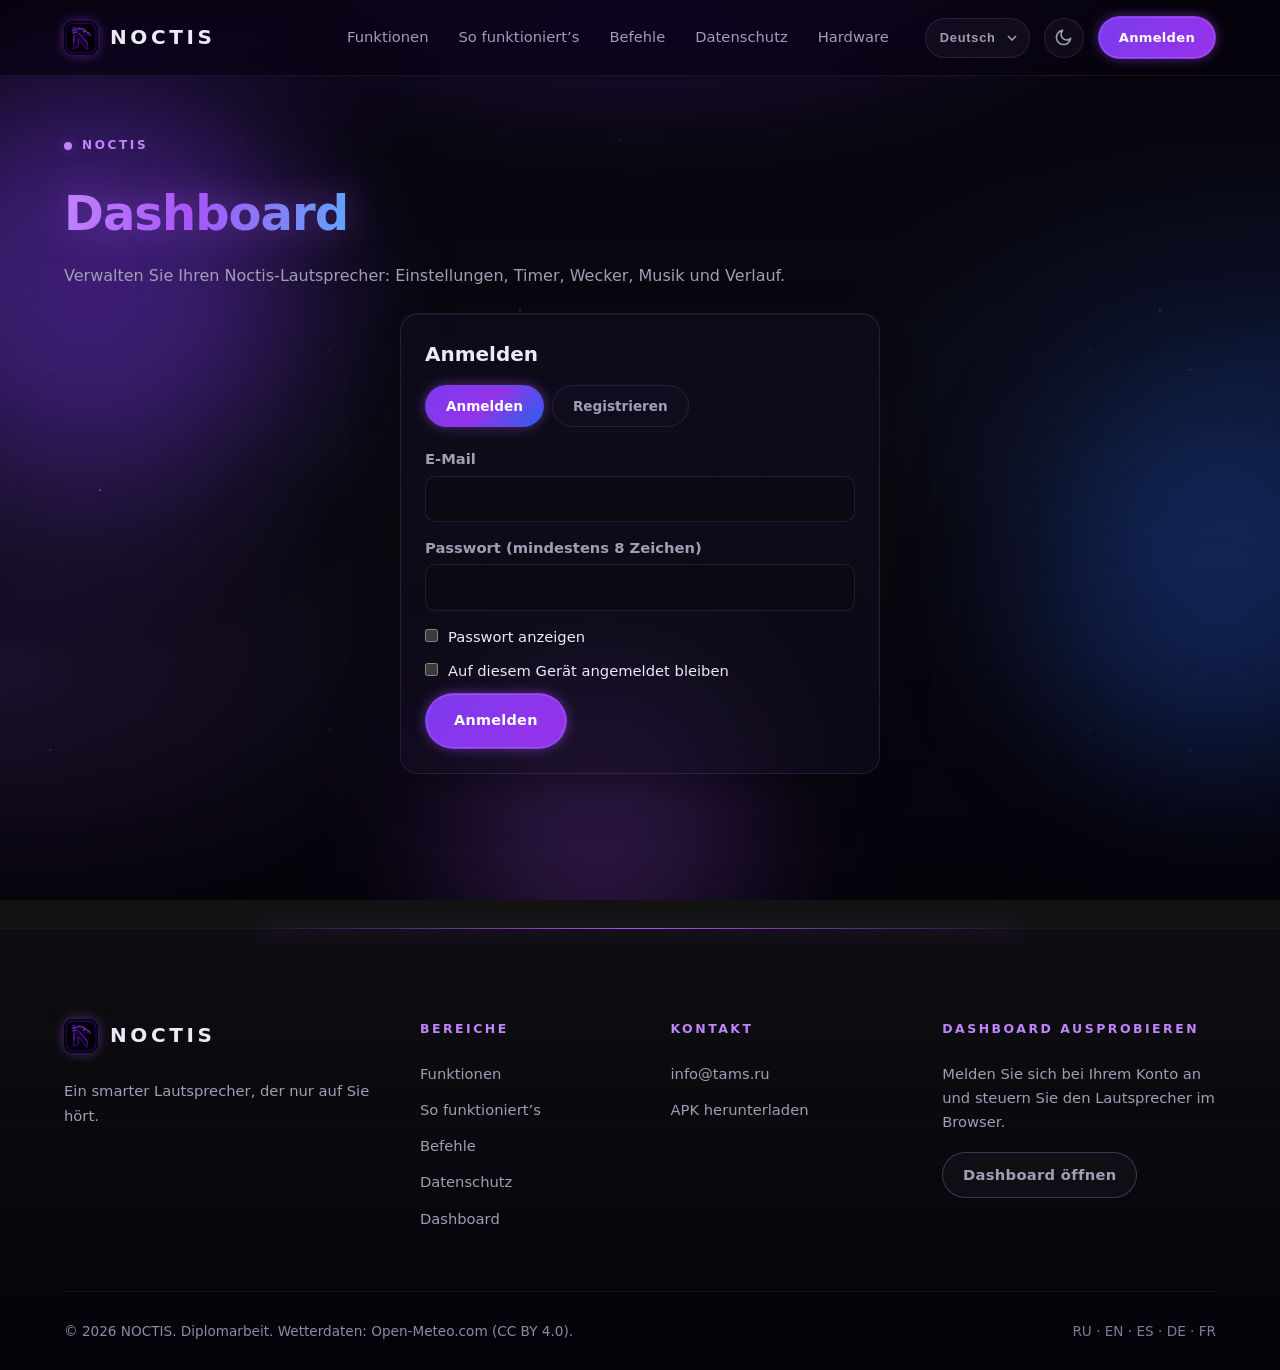
<file: site/de/dashboard.html>
<!DOCTYPE html>
<html lang="de">
<head>
  <meta charset="utf-8">
  <meta name="viewport" content="width=device-width, initial-scale=1">
  <title>Noctis-Dashboard</title>
  <meta name="description" content="Steuern Sie Ihren Noctis-Lautsprecher im Browser: Einstellungen, Timer, Wecker, Musik, Verlauf.">
  <meta name="color-scheme" content="dark light">
  <meta name="theme-color" content="#05030A">
  <meta name="noctis-admin" content="../admin.html">
  <link rel="icon" type="image/webp" href="../assets/img/noctis-icon.webp">
  <link rel="apple-touch-icon" href="../assets/img/noctis-icon.webp">
  <meta property="og:image" content="../assets/img/noctis-icon.webp">
  <link rel="alternate" hreflang="ru" href="../dashboard.html">
  <link rel="alternate" hreflang="en" href="../en/dashboard.html">
  <link rel="alternate" hreflang="es" href="../es/dashboard.html">
  <link rel="alternate" hreflang="de" href="../de/dashboard.html">
  <link rel="alternate" hreflang="fr" href="../fr/dashboard.html">
  <link rel="stylesheet" href="../assets/tokens.css">
  <link rel="stylesheet" href="../assets/site.css">
  <script src="../assets/site.js"></script>
</head>
<body>
  <div class="cosmos" aria-hidden="true">
    <span class="stars stars--sm"></span><span class="stars stars--md"></span><span class="stars stars--lg"></span>
    <span class="orb orb--1"></span><span class="orb orb--2"></span><span class="orb orb--3"></span>
  </div>
  <a class="skip" href="#main">Zum Inhalt</a>
  <header class="header">
    <div class="container header__inner">
      <a href="index.html" class="logo" aria-label="Noctis"><img class="logo__img" src="../assets/img/noctis-icon.webp" alt="" width="34" height="34">NOCTIS</a>
      <input type="checkbox" id="nav-toggle" class="nav-toggle" aria-label="Menü">
      <label for="nav-toggle" class="nav-burger" aria-hidden="true"><span></span></label>
      <nav class="nav" aria-label="Menü">
        <ul class="nav__list">
          <li><a class="nav__link" href="index.html#features">Funktionen</a></li>
          <li><a class="nav__link" href="index.html#how">So funktioniert’s</a></li>
          <li><a class="nav__link" href="index.html#voice">Befehle</a></li>
          <li><a class="nav__link" href="index.html#privacy">Datenschutz</a></li>
          <li><a class="nav__link" href="index.html#hardware">Hardware</a></li>
        </ul>
        <div class="nav__actions">
          <select class="lang-select" id="lang-select" aria-label="Sprache">
            <option value="ru" data-href="../dashboard.html">Русский</option>
            <option value="en" data-href="../en/dashboard.html">English</option>
            <option value="es" data-href="../es/dashboard.html">Español</option>
            <option value="de" data-href="../de/dashboard.html" selected>Deutsch</option>
            <option value="fr" data-href="../fr/dashboard.html">Français</option>
          </select>
          <button class="icon-btn theme-toggle" id="theme-toggle" type="button" aria-label="Design wechseln" title="Design wechseln" aria-pressed="true"><svg viewBox="0 0 24 24" aria-hidden="true" class="i-sun"><circle cx="12" cy="12" r="4"/><path d="M12 2v2M12 20v2M4.9 4.9l1.4 1.4M17.7 17.7l1.4 1.4M2 12h2M20 12h2M4.9 19.1l1.4-1.4M17.7 6.3l1.4-1.4"/></svg><svg viewBox="0 0 24 24" aria-hidden="true" class="i-moon"><path d="M21 13A9 9 0 1111 3a7 7 0 0010 10z"/></svg></button>
          <a href="dashboard.html" class="btn btn--primary btn--sm nav__cta" aria-current="page">Anmelden</a>
        </div>
      </nav>
    </div>
  </header>

  <main id="main">
    <div class="container dash">
      <p class="label"><span class="label__dot"></span>NOCTIS</p>
      <h1 class="dash__title"><span class="text-glow">Dashboard</span></h1>
      <p class="muted">Verwalten Sie Ihren Noctis-Lautsprecher: Einstellungen, Timer, Wecker, Musik und Verlauf.</p>
      <div id="dash"><noscript><div class="msg err">Das Dashboard benötigt JavaScript.</div></noscript></div>
    </div>
  </main>
  <script src="../assets/config.js"></script>
  <script src="../assets/i18n.de.js"></script>
  <script src="../assets/dashboard.js" defer></script>

  <footer class="footer">
    <div class="container">
      <div class="footer__grid footer__grid--4">
        <div class="footer__brand">
          <a href="index.html" class="logo" aria-label="Noctis"><img class="logo__img" src="../assets/img/noctis-icon.webp" alt="" width="34" height="34">NOCTIS</a>
          <p class="footer__text">Ein smarter Lautsprecher, der nur auf Sie hört.</p>
        </div>
        <nav class="footer__col" aria-label="Bereiche">
          <h3 class="footer__title">Bereiche</h3>
          <ul>
            <li><a href="index.html#features">Funktionen</a></li>
            <li><a href="index.html#how">So funktioniert’s</a></li>
            <li><a href="index.html#voice">Befehle</a></li>
            <li><a href="index.html#privacy">Datenschutz</a></li>
            <li><a href="dashboard.html">Dashboard</a></li>
          </ul>
        </nav>
        <address class="footer__col">
          <h3 class="footer__title">Kontakt</h3>
          <ul>
            <li><a href="mailto:info@tams.ru">info@tams.ru</a></li>
            <li><a href="../downloads/Noctis-1.4.0.apk" download>APK herunterladen</a></li>
          </ul>
        </address>
        <div class="footer__col footer__news">
          <h3 class="footer__title">Dashboard ausprobieren</h3>
          <p class="footer__text">Melden Sie sich bei Ihrem Konto an und steuern Sie den Lautsprecher im Browser.</p>
          <a href="dashboard.html" class="btn btn--ghost btn--sm">Dashboard öffnen</a>
        </div>
      </div>
      <div class="footer__bottom">
        <span>© 2026 NOCTIS. Diplomarbeit. Wetterdaten: Open-Meteo.com (CC BY 4.0).</span>
        <span><a href="../index.html" hreflang="ru">RU</a> · <a href="../en/index.html" hreflang="en">EN</a> · <a href="../es/index.html" hreflang="es">ES</a> · <a href="../de/index.html" hreflang="de">DE</a> · <a href="../fr/index.html" hreflang="fr">FR</a></span>
      </div>
    </div>
  </footer>
</body>
</html>
</file>
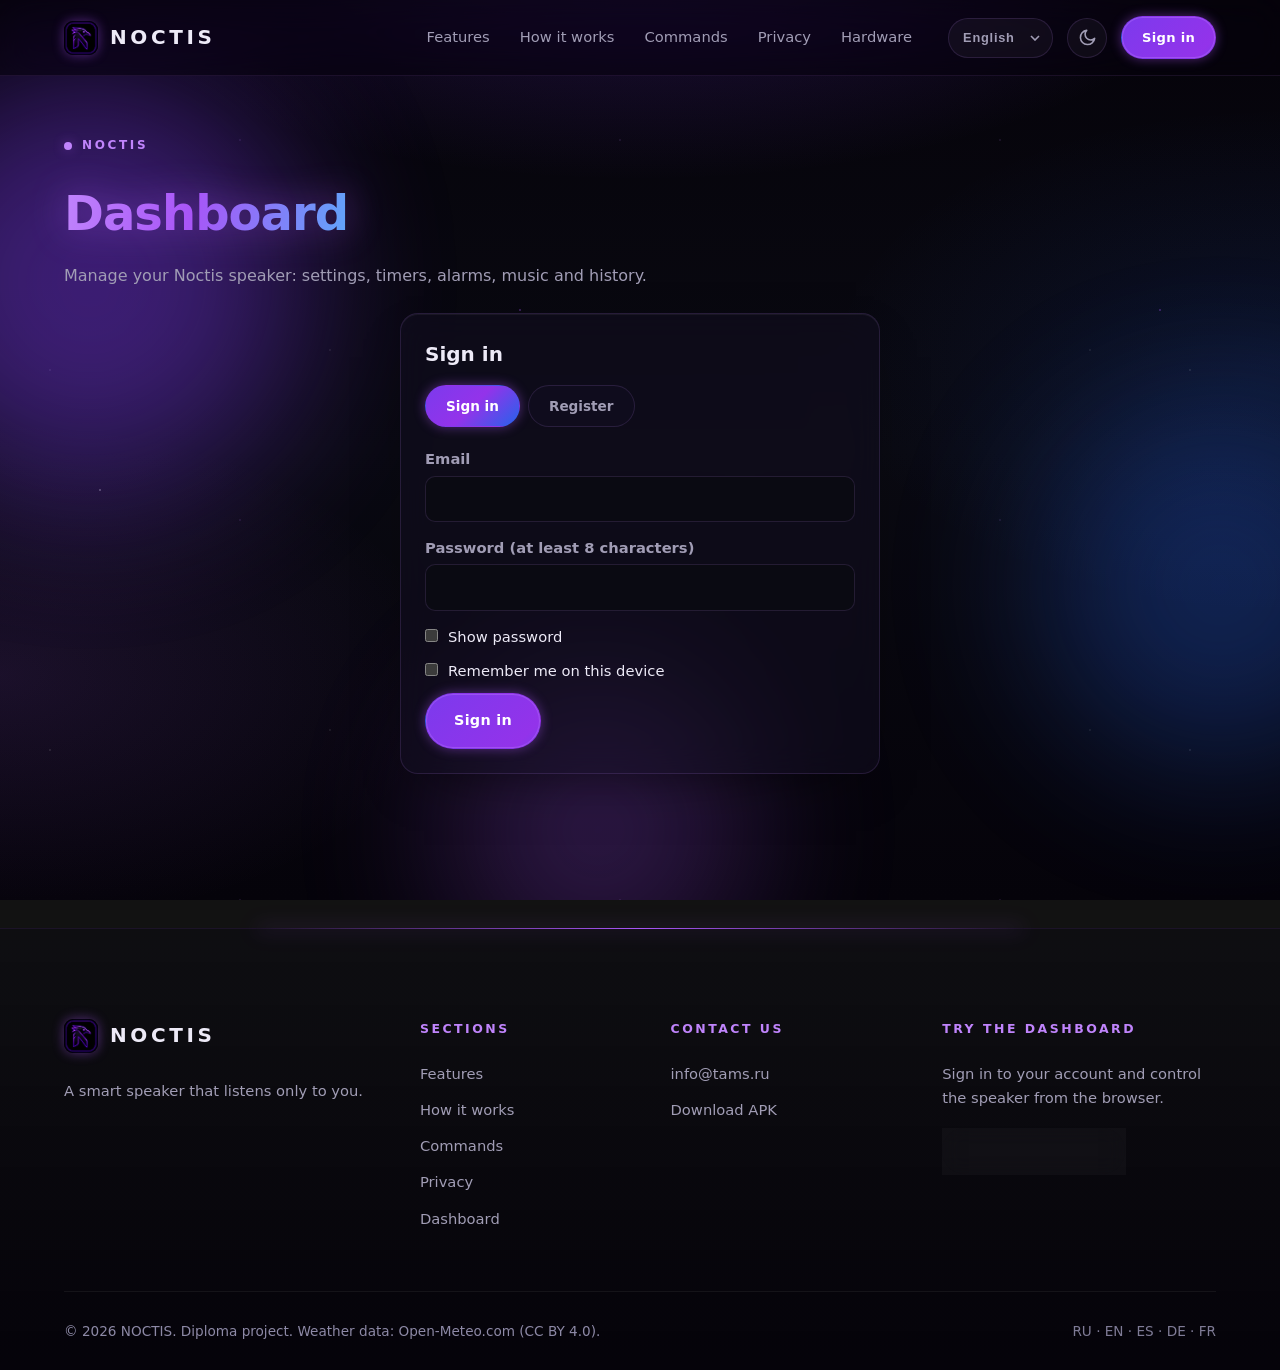
<file: site/en/dashboard.html>
<!DOCTYPE html>
<html lang="en">
<head>
  <meta charset="utf-8">
  <meta name="viewport" content="width=device-width, initial-scale=1">
  <title>Noctis dashboard</title>
  <meta name="description" content="Control your Noctis speaker from the browser: settings, timers, alarms, music, history.">
  <meta name="color-scheme" content="dark light">
  <meta name="theme-color" content="#05030A">
  <meta name="noctis-admin" content="../admin.html">
  <link rel="icon" type="image/webp" href="../assets/img/noctis-icon.webp">
  <link rel="apple-touch-icon" href="../assets/img/noctis-icon.webp">
  <meta property="og:image" content="../assets/img/noctis-icon.webp">
  <link rel="alternate" hreflang="ru" href="../dashboard.html">
  <link rel="alternate" hreflang="en" href="../en/dashboard.html">
  <link rel="alternate" hreflang="es" href="../es/dashboard.html">
  <link rel="alternate" hreflang="de" href="../de/dashboard.html">
  <link rel="alternate" hreflang="fr" href="../fr/dashboard.html">
  <link rel="stylesheet" href="../assets/tokens.css">
  <link rel="stylesheet" href="../assets/site.css">
  <script src="../assets/site.js"></script>
</head>
<body>
  <div class="cosmos" aria-hidden="true">
    <span class="stars stars--sm"></span><span class="stars stars--md"></span><span class="stars stars--lg"></span>
    <span class="orb orb--1"></span><span class="orb orb--2"></span><span class="orb orb--3"></span>
  </div>
  <a class="skip" href="#main">Skip to content</a>
  <header class="header">
    <div class="container header__inner">
      <a href="index.html" class="logo" aria-label="Noctis"><img class="logo__img" src="../assets/img/noctis-icon.webp" alt="" width="34" height="34">NOCTIS</a>
      <input type="checkbox" id="nav-toggle" class="nav-toggle" aria-label="Menu">
      <label for="nav-toggle" class="nav-burger" aria-hidden="true"><span></span></label>
      <nav class="nav" aria-label="Menu">
        <ul class="nav__list">
          <li><a class="nav__link" href="index.html#features">Features</a></li>
          <li><a class="nav__link" href="index.html#how">How it works</a></li>
          <li><a class="nav__link" href="index.html#voice">Commands</a></li>
          <li><a class="nav__link" href="index.html#privacy">Privacy</a></li>
          <li><a class="nav__link" href="index.html#hardware">Hardware</a></li>
        </ul>
        <div class="nav__actions">
          <select class="lang-select" id="lang-select" aria-label="Language">
            <option value="ru" data-href="../dashboard.html">Русский</option>
            <option value="en" data-href="../en/dashboard.html" selected>English</option>
            <option value="es" data-href="../es/dashboard.html">Español</option>
            <option value="de" data-href="../de/dashboard.html">Deutsch</option>
            <option value="fr" data-href="../fr/dashboard.html">Français</option>
          </select>
          <button class="icon-btn theme-toggle" id="theme-toggle" type="button" aria-label="Switch theme" title="Switch theme" aria-pressed="true"><svg viewBox="0 0 24 24" aria-hidden="true" class="i-sun"><circle cx="12" cy="12" r="4"/><path d="M12 2v2M12 20v2M4.9 4.9l1.4 1.4M17.7 17.7l1.4 1.4M2 12h2M20 12h2M4.9 19.1l1.4-1.4M17.7 6.3l1.4-1.4"/></svg><svg viewBox="0 0 24 24" aria-hidden="true" class="i-moon"><path d="M21 13A9 9 0 1111 3a7 7 0 0010 10z"/></svg></button>
          <a href="dashboard.html" class="btn btn--primary btn--sm nav__cta" aria-current="page">Sign in</a>
        </div>
      </nav>
    </div>
  </header>

  <main id="main">
    <div class="container dash">
      <p class="label"><span class="label__dot"></span>NOCTIS</p>
      <h1 class="dash__title"><span class="text-glow">Dashboard</span></h1>
      <p class="muted">Manage your Noctis speaker: settings, timers, alarms, music and history.</p>
      <div id="dash"><noscript><div class="msg err">The dashboard needs JavaScript.</div></noscript></div>
    </div>
  </main>
  <script src="../assets/config.js"></script>
  <script src="../assets/i18n.en.js"></script>
  <script src="../assets/dashboard.js" defer></script>

  <footer class="footer">
    <div class="container">
      <div class="footer__grid footer__grid--4">
        <div class="footer__brand">
          <a href="index.html" class="logo" aria-label="Noctis"><img class="logo__img" src="../assets/img/noctis-icon.webp" alt="" width="34" height="34">NOCTIS</a>
          <p class="footer__text">A smart speaker that listens only to you.</p>
        </div>
        <nav class="footer__col" aria-label="Sections">
          <h3 class="footer__title">Sections</h3>
          <ul>
            <li><a href="index.html#features">Features</a></li>
            <li><a href="index.html#how">How it works</a></li>
            <li><a href="index.html#voice">Commands</a></li>
            <li><a href="index.html#privacy">Privacy</a></li>
            <li><a href="dashboard.html">Dashboard</a></li>
          </ul>
        </nav>
        <address class="footer__col">
          <h3 class="footer__title">Contact us</h3>
          <ul>
            <li><a href="mailto:info@tams.ru">info@tams.ru</a></li>
            <li><a href="../downloads/Noctis-1.4.0.apk" download>Download APK</a></li>
          </ul>
        </address>
        <div class="footer__col footer__news">
          <h3 class="footer__title">Try the dashboard</h3>
          <p class="footer__text">Sign in to your account and control the speaker from the browser.</p>
          <a href="dashboard.html" class="btn btn--ghost btn--sm">Open dashboard</a>
        </div>
      </div>
      <div class="footer__bottom">
        <span>© 2026 NOCTIS. Diploma project. Weather data: Open-Meteo.com (CC BY 4.0).</span>
        <span><a href="../index.html" hreflang="ru">RU</a> · <a href="../en/index.html" hreflang="en">EN</a> · <a href="../es/index.html" hreflang="es">ES</a> · <a href="../de/index.html" hreflang="de">DE</a> · <a href="../fr/index.html" hreflang="fr">FR</a></span>
      </div>
    </div>
  </footer>
</body>
</html>
</file>
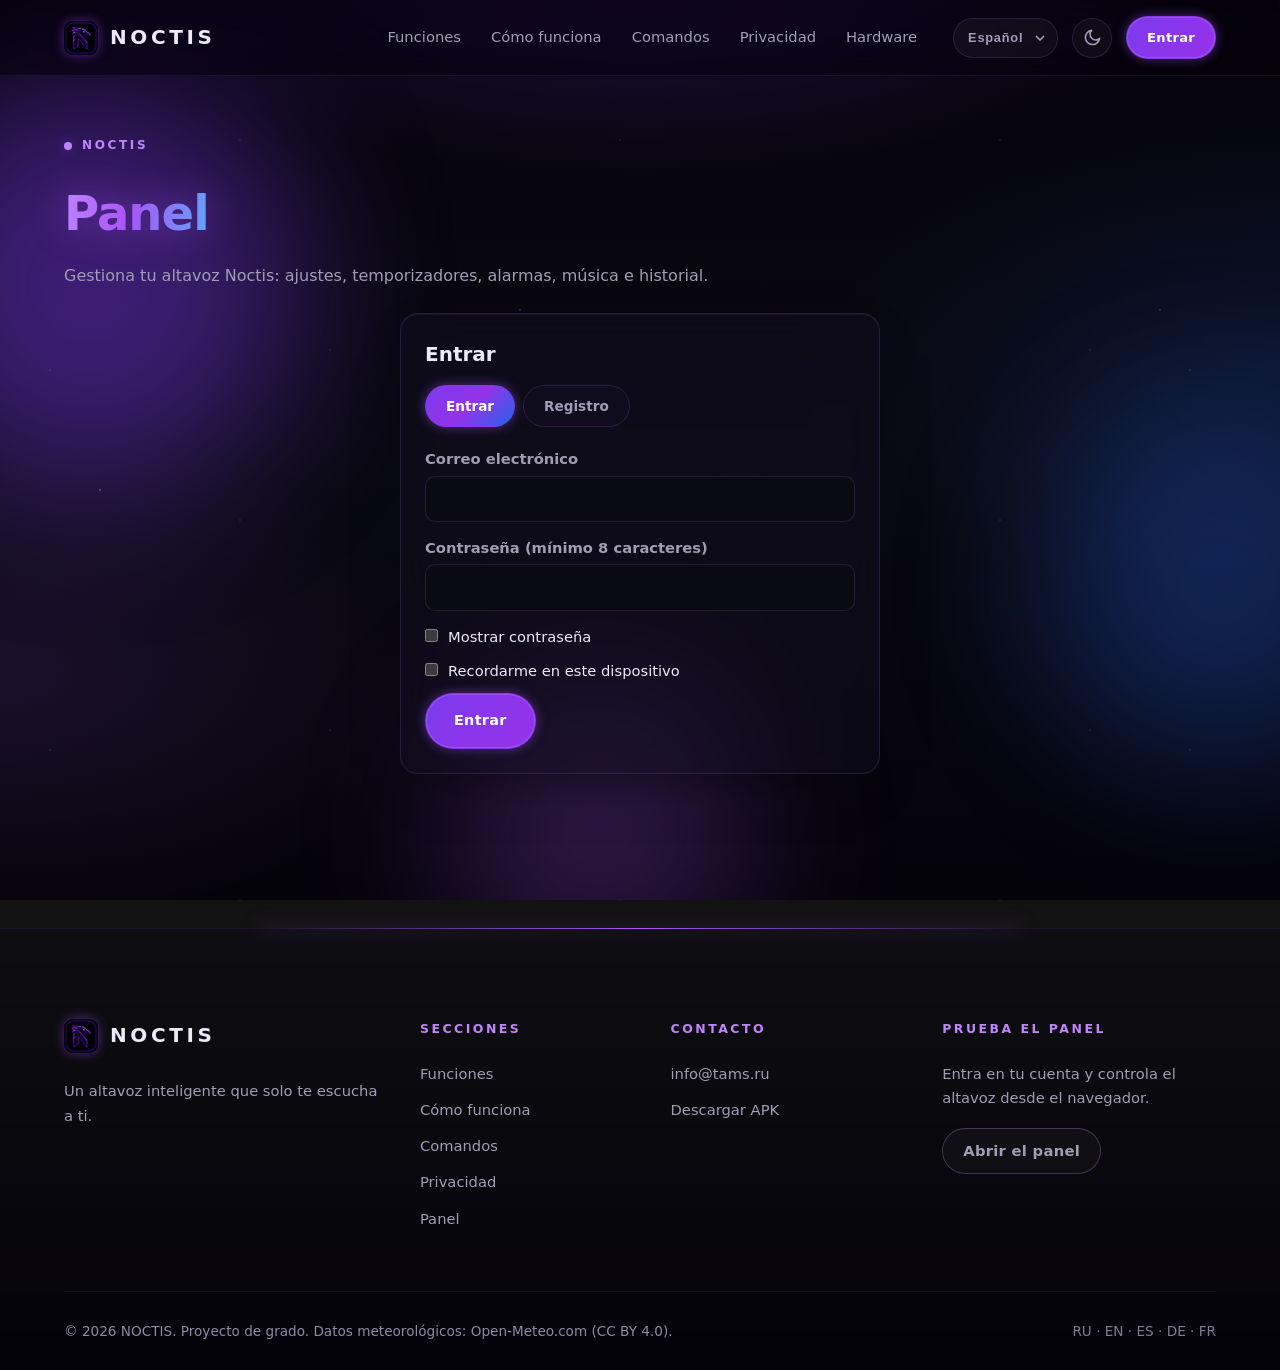
<file: site/es/dashboard.html>
<!DOCTYPE html>
<html lang="es">
<head>
  <meta charset="utf-8">
  <meta name="viewport" content="width=device-width, initial-scale=1">
  <title>Panel de Noctis</title>
  <meta name="description" content="Controla tu altavoz Noctis desde el navegador: ajustes, temporizadores, alarmas, música, historial.">
  <meta name="color-scheme" content="dark light">
  <meta name="theme-color" content="#05030A">
  <meta name="noctis-admin" content="../admin.html">
  <link rel="icon" type="image/webp" href="../assets/img/noctis-icon.webp">
  <link rel="apple-touch-icon" href="../assets/img/noctis-icon.webp">
  <meta property="og:image" content="../assets/img/noctis-icon.webp">
  <link rel="alternate" hreflang="ru" href="../dashboard.html">
  <link rel="alternate" hreflang="en" href="../en/dashboard.html">
  <link rel="alternate" hreflang="es" href="../es/dashboard.html">
  <link rel="alternate" hreflang="de" href="../de/dashboard.html">
  <link rel="alternate" hreflang="fr" href="../fr/dashboard.html">
  <link rel="stylesheet" href="../assets/tokens.css">
  <link rel="stylesheet" href="../assets/site.css">
  <script src="../assets/site.js"></script>
</head>
<body>
  <div class="cosmos" aria-hidden="true">
    <span class="stars stars--sm"></span><span class="stars stars--md"></span><span class="stars stars--lg"></span>
    <span class="orb orb--1"></span><span class="orb orb--2"></span><span class="orb orb--3"></span>
  </div>
  <a class="skip" href="#main">Ir al contenido</a>
  <header class="header">
    <div class="container header__inner">
      <a href="index.html" class="logo" aria-label="Noctis"><img class="logo__img" src="../assets/img/noctis-icon.webp" alt="" width="34" height="34">NOCTIS</a>
      <input type="checkbox" id="nav-toggle" class="nav-toggle" aria-label="Menú">
      <label for="nav-toggle" class="nav-burger" aria-hidden="true"><span></span></label>
      <nav class="nav" aria-label="Menú">
        <ul class="nav__list">
          <li><a class="nav__link" href="index.html#features">Funciones</a></li>
          <li><a class="nav__link" href="index.html#how">Cómo funciona</a></li>
          <li><a class="nav__link" href="index.html#voice">Comandos</a></li>
          <li><a class="nav__link" href="index.html#privacy">Privacidad</a></li>
          <li><a class="nav__link" href="index.html#hardware">Hardware</a></li>
        </ul>
        <div class="nav__actions">
          <select class="lang-select" id="lang-select" aria-label="Idioma">
            <option value="ru" data-href="../dashboard.html">Русский</option>
            <option value="en" data-href="../en/dashboard.html">English</option>
            <option value="es" data-href="../es/dashboard.html" selected>Español</option>
            <option value="de" data-href="../de/dashboard.html">Deutsch</option>
            <option value="fr" data-href="../fr/dashboard.html">Français</option>
          </select>
          <button class="icon-btn theme-toggle" id="theme-toggle" type="button" aria-label="Cambiar tema" title="Cambiar tema" aria-pressed="true"><svg viewBox="0 0 24 24" aria-hidden="true" class="i-sun"><circle cx="12" cy="12" r="4"/><path d="M12 2v2M12 20v2M4.9 4.9l1.4 1.4M17.7 17.7l1.4 1.4M2 12h2M20 12h2M4.9 19.1l1.4-1.4M17.7 6.3l1.4-1.4"/></svg><svg viewBox="0 0 24 24" aria-hidden="true" class="i-moon"><path d="M21 13A9 9 0 1111 3a7 7 0 0010 10z"/></svg></button>
          <a href="dashboard.html" class="btn btn--primary btn--sm nav__cta" aria-current="page">Entrar</a>
        </div>
      </nav>
    </div>
  </header>

  <main id="main">
    <div class="container dash">
      <p class="label"><span class="label__dot"></span>NOCTIS</p>
      <h1 class="dash__title"><span class="text-glow">Panel</span></h1>
      <p class="muted">Gestiona tu altavoz Noctis: ajustes, temporizadores, alarmas, música e historial.</p>
      <div id="dash"><noscript><div class="msg err">El panel necesita JavaScript.</div></noscript></div>
    </div>
  </main>
  <script src="../assets/config.js"></script>
  <script src="../assets/i18n.es.js"></script>
  <script src="../assets/dashboard.js" defer></script>

  <footer class="footer">
    <div class="container">
      <div class="footer__grid footer__grid--4">
        <div class="footer__brand">
          <a href="index.html" class="logo" aria-label="Noctis"><img class="logo__img" src="../assets/img/noctis-icon.webp" alt="" width="34" height="34">NOCTIS</a>
          <p class="footer__text">Un altavoz inteligente que solo te escucha a ti.</p>
        </div>
        <nav class="footer__col" aria-label="Secciones">
          <h3 class="footer__title">Secciones</h3>
          <ul>
            <li><a href="index.html#features">Funciones</a></li>
            <li><a href="index.html#how">Cómo funciona</a></li>
            <li><a href="index.html#voice">Comandos</a></li>
            <li><a href="index.html#privacy">Privacidad</a></li>
            <li><a href="dashboard.html">Panel</a></li>
          </ul>
        </nav>
        <address class="footer__col">
          <h3 class="footer__title">Contacto</h3>
          <ul>
            <li><a href="mailto:info@tams.ru">info@tams.ru</a></li>
            <li><a href="../downloads/Noctis-1.4.0.apk" download>Descargar APK</a></li>
          </ul>
        </address>
        <div class="footer__col footer__news">
          <h3 class="footer__title">Prueba el panel</h3>
          <p class="footer__text">Entra en tu cuenta y controla el altavoz desde el navegador.</p>
          <a href="dashboard.html" class="btn btn--ghost btn--sm">Abrir el panel</a>
        </div>
      </div>
      <div class="footer__bottom">
        <span>© 2026 NOCTIS. Proyecto de grado. Datos meteorológicos: Open-Meteo.com (CC BY 4.0).</span>
        <span><a href="../index.html" hreflang="ru">RU</a> · <a href="../en/index.html" hreflang="en">EN</a> · <a href="../es/index.html" hreflang="es">ES</a> · <a href="../de/index.html" hreflang="de">DE</a> · <a href="../fr/index.html" hreflang="fr">FR</a></span>
      </div>
    </div>
  </footer>
</body>
</html>
</file>
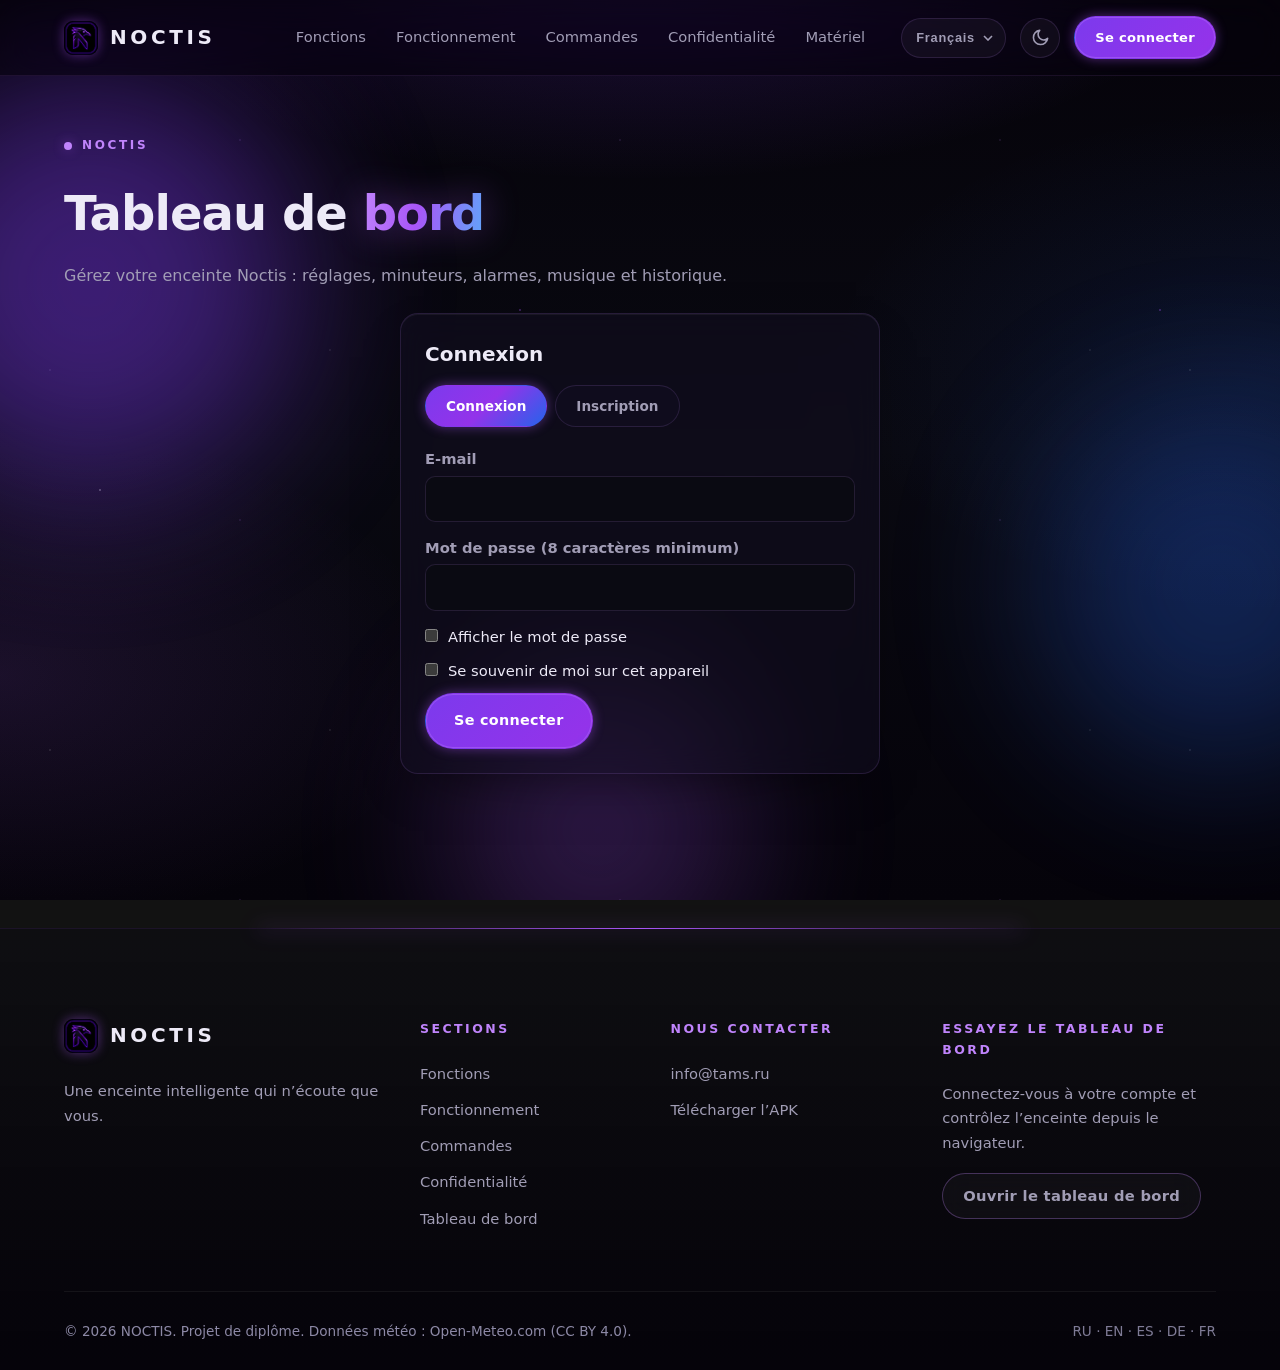
<file: site/fr/dashboard.html>
<!DOCTYPE html>
<html lang="fr">
<head>
  <meta charset="utf-8">
  <meta name="viewport" content="width=device-width, initial-scale=1">
  <title>Tableau de bord Noctis</title>
  <meta name="description" content="Contrôlez votre enceinte Noctis depuis le navigateur : réglages, minuteurs, alarmes, musique, historique.">
  <meta name="color-scheme" content="dark light">
  <meta name="theme-color" content="#05030A">
  <meta name="noctis-admin" content="../admin.html">
  <link rel="icon" type="image/webp" href="../assets/img/noctis-icon.webp">
  <link rel="apple-touch-icon" href="../assets/img/noctis-icon.webp">
  <meta property="og:image" content="../assets/img/noctis-icon.webp">
  <link rel="alternate" hreflang="ru" href="../dashboard.html">
  <link rel="alternate" hreflang="en" href="../en/dashboard.html">
  <link rel="alternate" hreflang="es" href="../es/dashboard.html">
  <link rel="alternate" hreflang="de" href="../de/dashboard.html">
  <link rel="alternate" hreflang="fr" href="../fr/dashboard.html">
  <link rel="stylesheet" href="../assets/tokens.css">
  <link rel="stylesheet" href="../assets/site.css">
  <script src="../assets/site.js"></script>
</head>
<body>
  <div class="cosmos" aria-hidden="true">
    <span class="stars stars--sm"></span><span class="stars stars--md"></span><span class="stars stars--lg"></span>
    <span class="orb orb--1"></span><span class="orb orb--2"></span><span class="orb orb--3"></span>
  </div>
  <a class="skip" href="#main">Aller au contenu</a>
  <header class="header">
    <div class="container header__inner">
      <a href="index.html" class="logo" aria-label="Noctis"><img class="logo__img" src="../assets/img/noctis-icon.webp" alt="" width="34" height="34">NOCTIS</a>
      <input type="checkbox" id="nav-toggle" class="nav-toggle" aria-label="Menu">
      <label for="nav-toggle" class="nav-burger" aria-hidden="true"><span></span></label>
      <nav class="nav" aria-label="Menu">
        <ul class="nav__list">
          <li><a class="nav__link" href="index.html#features">Fonctions</a></li>
          <li><a class="nav__link" href="index.html#how">Fonctionnement</a></li>
          <li><a class="nav__link" href="index.html#voice">Commandes</a></li>
          <li><a class="nav__link" href="index.html#privacy">Confidentialité</a></li>
          <li><a class="nav__link" href="index.html#hardware">Matériel</a></li>
        </ul>
        <div class="nav__actions">
          <select class="lang-select" id="lang-select" aria-label="Langue">
            <option value="ru" data-href="../dashboard.html">Русский</option>
            <option value="en" data-href="../en/dashboard.html">English</option>
            <option value="es" data-href="../es/dashboard.html">Español</option>
            <option value="de" data-href="../de/dashboard.html">Deutsch</option>
            <option value="fr" data-href="../fr/dashboard.html" selected>Français</option>
          </select>
          <button class="icon-btn theme-toggle" id="theme-toggle" type="button" aria-label="Changer de thème" title="Changer de thème" aria-pressed="true"><svg viewBox="0 0 24 24" aria-hidden="true" class="i-sun"><circle cx="12" cy="12" r="4"/><path d="M12 2v2M12 20v2M4.9 4.9l1.4 1.4M17.7 17.7l1.4 1.4M2 12h2M20 12h2M4.9 19.1l1.4-1.4M17.7 6.3l1.4-1.4"/></svg><svg viewBox="0 0 24 24" aria-hidden="true" class="i-moon"><path d="M21 13A9 9 0 1111 3a7 7 0 0010 10z"/></svg></button>
          <a href="dashboard.html" class="btn btn--primary btn--sm nav__cta" aria-current="page">Se connecter</a>
        </div>
      </nav>
    </div>
  </header>

  <main id="main">
    <div class="container dash">
      <p class="label"><span class="label__dot"></span>NOCTIS</p>
      <h1 class="dash__title">Tableau de <span class="text-glow">bord</span></h1>
      <p class="muted">Gérez votre enceinte Noctis : réglages, minuteurs, alarmes, musique et historique.</p>
      <div id="dash"><noscript><div class="msg err">Le tableau de bord nécessite JavaScript.</div></noscript></div>
    </div>
  </main>
  <script src="../assets/config.js"></script>
  <script src="../assets/i18n.fr.js"></script>
  <script src="../assets/dashboard.js" defer></script>

  <footer class="footer">
    <div class="container">
      <div class="footer__grid footer__grid--4">
        <div class="footer__brand">
          <a href="index.html" class="logo" aria-label="Noctis"><img class="logo__img" src="../assets/img/noctis-icon.webp" alt="" width="34" height="34">NOCTIS</a>
          <p class="footer__text">Une enceinte intelligente qui n’écoute que vous.</p>
        </div>
        <nav class="footer__col" aria-label="Sections">
          <h3 class="footer__title">Sections</h3>
          <ul>
            <li><a href="index.html#features">Fonctions</a></li>
            <li><a href="index.html#how">Fonctionnement</a></li>
            <li><a href="index.html#voice">Commandes</a></li>
            <li><a href="index.html#privacy">Confidentialité</a></li>
            <li><a href="dashboard.html">Tableau de bord</a></li>
          </ul>
        </nav>
        <address class="footer__col">
          <h3 class="footer__title">Nous contacter</h3>
          <ul>
            <li><a href="mailto:info@tams.ru">info@tams.ru</a></li>
            <li><a href="../downloads/Noctis-1.4.0.apk" download>Télécharger l’APK</a></li>
          </ul>
        </address>
        <div class="footer__col footer__news">
          <h3 class="footer__title">Essayez le tableau de bord</h3>
          <p class="footer__text">Connectez-vous à votre compte et contrôlez l’enceinte depuis le navigateur.</p>
          <a href="dashboard.html" class="btn btn--ghost btn--sm">Ouvrir le tableau de bord</a>
        </div>
      </div>
      <div class="footer__bottom">
        <span>© 2026 NOCTIS. Projet de diplôme. Données météo : Open-Meteo.com (CC BY 4.0).</span>
        <span><a href="../index.html" hreflang="ru">RU</a> · <a href="../en/index.html" hreflang="en">EN</a> · <a href="../es/index.html" hreflang="es">ES</a> · <a href="../de/index.html" hreflang="de">DE</a> · <a href="../fr/index.html" hreflang="fr">FR</a></span>
      </div>
    </div>
  </footer>
</body>
</html>
</file>
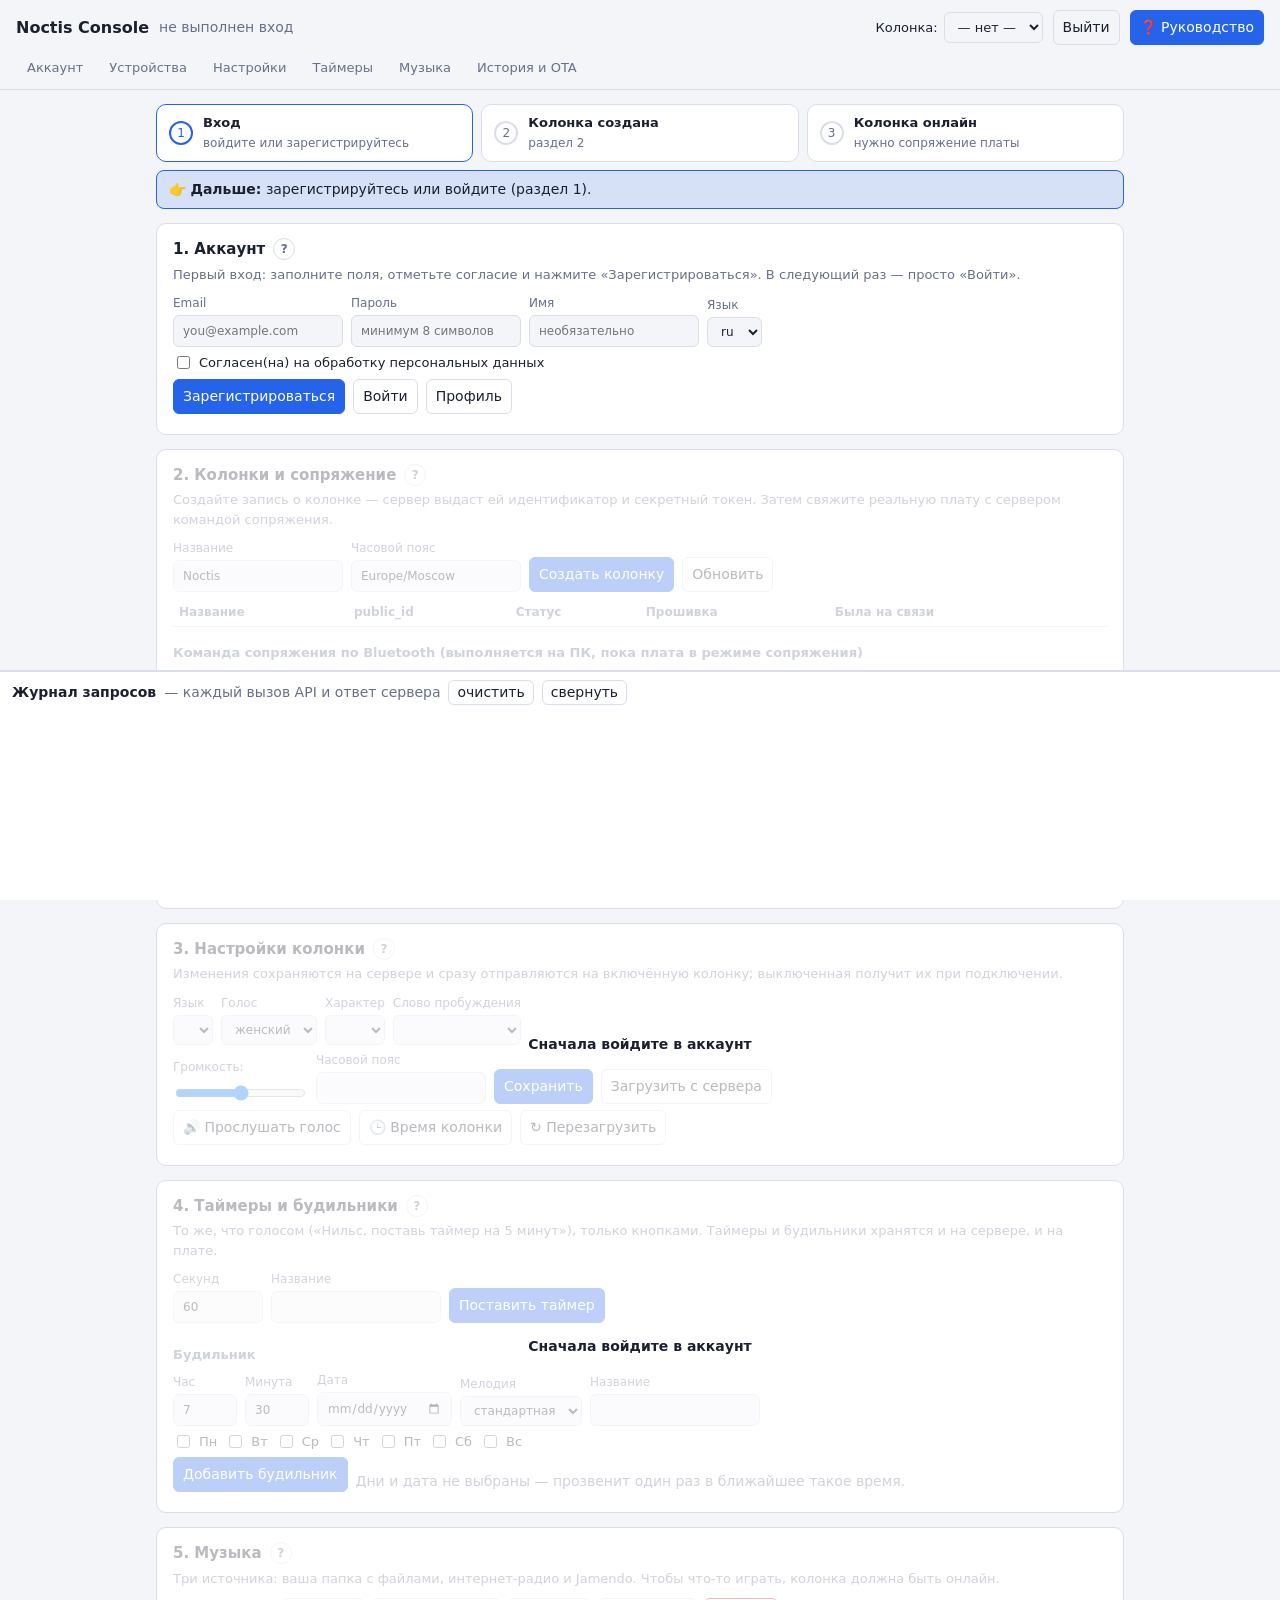
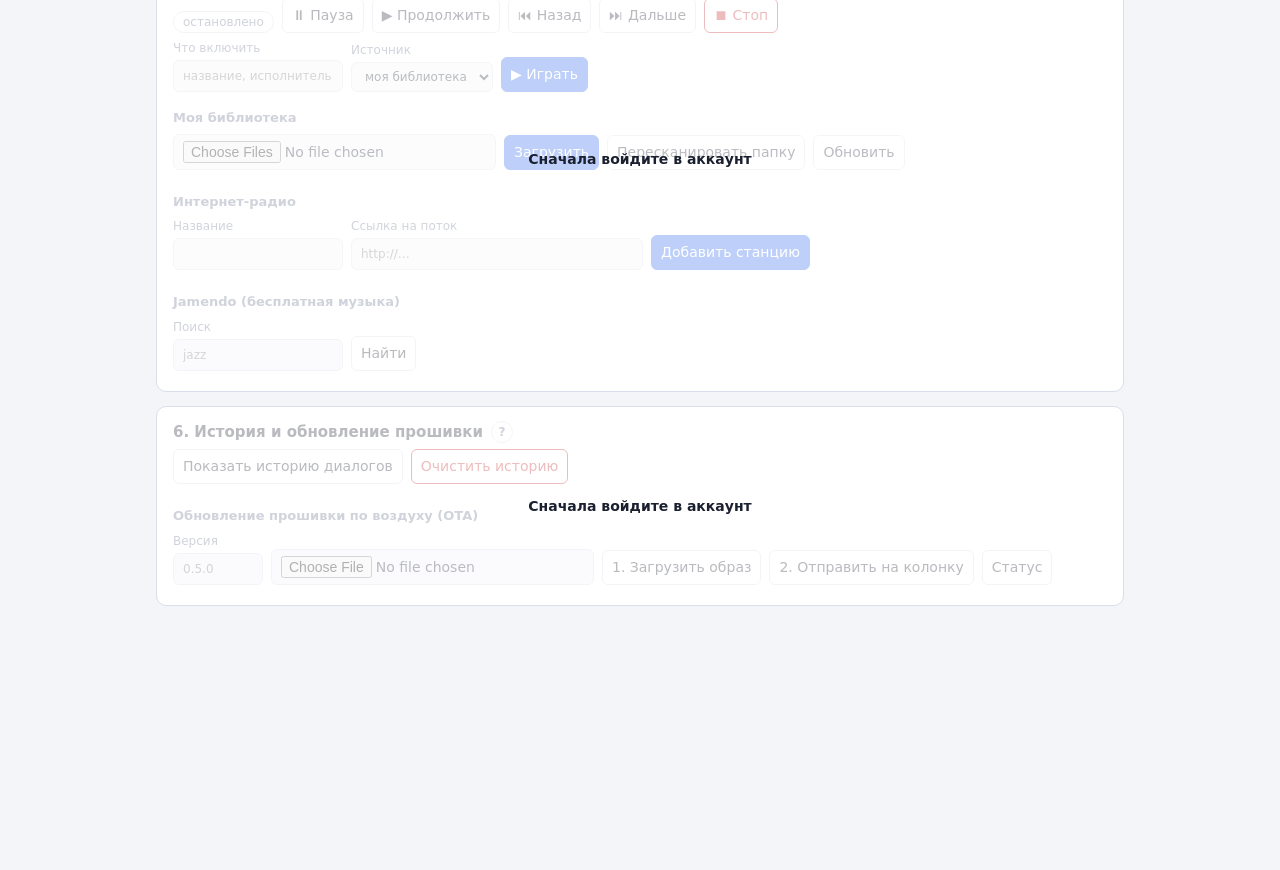
<file: server/noctis_server/static/console.html>
<!doctype html>
<html lang="ru">
<head>
<meta charset="utf-8">
<meta name="viewport" content="width=device-width, initial-scale=1">
<title>Noctis Console</title>
<style>
:root { --bg:#10131a; --card:#181c26; --line:#2a3040; --fg:#e6e9f0; --mut:#8b93a7; --acc:#6aa8ff; --ok:#4cc38a; --bad:#ff6b6b; --warn:#f0b429; --shadow:0 8px 30px rgba(0,0,0,.45); }
@media (prefers-color-scheme: light) { :root { --bg:#f3f5f9; --card:#fff; --line:#d9deea; --fg:#1b2030; --mut:#667089; --acc:#2563eb; --ok:#15803d; --bad:#c62828; --warn:#a16207; --shadow:0 8px 30px rgba(20,30,60,.2); } }
* { box-sizing:border-box; }
html { scroll-behavior:smooth; scroll-padding-top:110px; }
body { margin:0; background:var(--bg); color:var(--fg); font:14px/1.5 system-ui, "Segoe UI", sans-serif; padding-bottom:250px; }
header { position:sticky; top:0; z-index:20; background:var(--bg); border-bottom:1px solid var(--line); }
.top { display:flex; flex-wrap:wrap; align-items:center; gap:10px; padding:10px 16px; }
.top h1 { font-size:16px; margin:0; } .top .sp { flex:1; }
nav { display:flex; flex-wrap:wrap; gap:4px; padding:0 16px 8px; }
nav a { color:var(--mut); text-decoration:none; padding:2px 10px; border-radius:99px; border:1px solid transparent; font-size:13px; }
nav a:hover { color:var(--fg); border-color:var(--line); }
main { max-width:1000px; margin:0 auto; padding:0 16px; }
section { background:var(--card); border:1px solid var(--line); border-radius:10px; padding:14px 16px; margin:14px 0; position:relative; }
section h2 { font-size:15px; margin:0 0 4px; display:flex; align-items:center; gap:8px; }
section .lead { color:var(--mut); margin:0 0 10px; font-size:13px; }
h3 { font-size:13px; margin:16px 0 6px; color:var(--mut); font-weight:600; }
.row { display:flex; flex-wrap:wrap; gap:8px; align-items:end; margin:6px 0; }
label { display:flex; flex-direction:column; gap:3px; font-size:12px; color:var(--mut); }
label.inline { flex-direction:row; align-items:center; gap:6px; color:var(--fg); font-size:13px; }
input, select, button, textarea { font:inherit; color:var(--fg); background:var(--bg); border:1px solid var(--line); border-radius:6px; padding:6px 9px; }
input:focus, select:focus, button:focus-visible { outline:2px solid var(--acc); outline-offset:1px; }
input[type=checkbox], input[type=range] { padding:0; }
button { cursor:pointer; background:var(--acc); border-color:var(--acc); color:#fff; transition:filter .1s; }
button:hover:not(:disabled) { filter:brightness(1.1); }
button.sec { background:transparent; color:var(--fg); border-color:var(--line); }
button.sec:hover:not(:disabled) { border-color:var(--acc); }
button.bad { background:transparent; color:var(--bad); border-color:var(--bad); }
button:disabled { opacity:.5; cursor:progress; }
button.help, a.help { width:22px; height:22px; padding:0; border-radius:50%; font-size:12px; line-height:20px; text-align:center; background:transparent; color:var(--mut); border:1px solid var(--line); cursor:pointer; text-decoration:none; display:inline-block; }
button.help:hover, a.help:hover { color:var(--acc); border-color:var(--acc); }
table { width:100%; border-collapse:collapse; } td, th { text-align:left; padding:5px 6px; border-bottom:1px solid var(--line); vertical-align:middle; }
th { color:var(--mut); font-weight:600; font-size:12px; }
.pill { display:inline-block; padding:1px 9px; border-radius:99px; font-size:12px; border:1px solid var(--line); }
.on { color:var(--ok); border-color:var(--ok); } .off { color:var(--mut); }
.mut { color:var(--mut); } .bad-t { color:var(--bad); } .ok-t { color:var(--ok); }
code, pre, kbd { font-family:ui-monospace, Consolas, monospace; font-size:12px; }
kbd { border:1px solid var(--line); border-bottom-width:2px; border-radius:4px; padding:0 5px; }
.box { background:var(--bg); border:1px solid var(--line); border-radius:6px; padding:8px 10px; word-break:break-all; white-space:pre-wrap; }
.warnbox { border-color:var(--warn); }
.hidden { display:none !important; }
.empty { color:var(--mut); padding:10px 6px; }
/* шаги */
#steps { display:flex; flex-wrap:wrap; gap:8px; margin:14px 0 0; }
.step { flex:1 1 180px; border:1px solid var(--line); background:var(--card); border-radius:10px; padding:8px 12px; display:flex; gap:10px; align-items:center; }
.step i { width:24px; height:24px; border-radius:50%; border:2px solid var(--line); display:grid; place-items:center; font-style:normal; font-size:12px; color:var(--mut); flex:none; }
.step.done i { background:var(--ok); border-color:var(--ok); color:#fff; }
.step.now { border-color:var(--acc); } .step.now i { border-color:var(--acc); color:var(--acc); }
.step b { display:block; font-size:13px; } .step span { font-size:12px; color:var(--mut); }
#next { margin:8px 0 0; padding:8px 12px; border-radius:8px; background:color-mix(in srgb, var(--acc) 14%, transparent); border:1px solid var(--acc); }
/* блокировка разделов */
section.locked > * { opacity:.3; pointer-events:none; user-select:none; }
section.locked::after { content:attr(data-lock); position:absolute; left:0; right:0; top:50%; transform:translateY(-50%); text-align:center; font-weight:600; color:var(--fg); }
/* подсказки, уведомления */
#tip { position:fixed; z-index:200; max-width:300px; background:#0b0e14; color:#e6e9f0; border:1px solid #39425a; border-radius:6px; padding:6px 9px; font-size:12px; line-height:1.4; pointer-events:none; box-shadow:var(--shadow); opacity:0; transition:opacity .1s; }
#toasts { position:fixed; top:70px; right:14px; z-index:150; display:flex; flex-direction:column; gap:8px; max-width:380px; }
.toast { background:var(--card); border:1px solid var(--line); border-left:4px solid var(--ok); border-radius:8px; padding:8px 12px; box-shadow:var(--shadow); animation:in .15s; word-break:break-word; }
.toast.err { border-left-color:var(--bad); } .toast small { display:block; color:var(--mut); }
@keyframes in { from { opacity:0; transform:translateY(-6px); } }
/* журнал */
#log { position:fixed; left:0; right:0; bottom:0; height:230px; background:var(--card); border-top:2px solid var(--line); overflow:auto; padding:6px 12px; z-index:9; transition:height .15s; }
#log.min { height:34px; overflow:hidden; }
#log .e { border-bottom:1px solid var(--line); padding:3px 0; }
#log summary { cursor:pointer; }
#log .bar { display:flex; gap:8px; align-items:center; position:sticky; top:-6px; background:var(--card); padding:2px 0; }
/* руководство */
#guide { position:fixed; inset:0; z-index:300; background:rgba(0,0,0,.6); display:none; align-items:flex-start; justify-content:center; padding:4vh 12px; }
#guide.open { display:flex; }
#guide .panel { background:var(--card); border:1px solid var(--line); border-radius:12px; width:min(860px,100%); max-height:92vh; display:flex; flex-direction:column; box-shadow:var(--shadow); }
#guide .ph { display:flex; align-items:center; gap:10px; padding:12px 16px; border-bottom:1px solid var(--line); }
#guide .ph h2 { margin:0; font-size:16px; flex:1; }
#guide .pb { display:flex; min-height:0; flex:1; }
#guide .toc { flex:0 0 200px; padding:10px; border-right:1px solid var(--line); overflow:auto; display:flex; flex-direction:column; gap:2px; }
#guide .toc a { color:var(--mut); text-decoration:none; padding:4px 8px; border-radius:6px; cursor:pointer; font-size:13px; }
#guide .toc a:hover, #guide .toc a.cur { background:var(--bg); color:var(--fg); }
#guide .body { position:relative; flex:1; overflow:auto; padding:6px 20px 24px; scroll-behavior:smooth; }
#guide .body h3 { color:var(--fg); font-size:15px; margin:22px 0 6px; }
#guide .body p, #guide .body li { color:var(--fg); }
#guide .body ol, #guide .body ul { padding-left:20px; margin:6px 0; }
#guide .note { border-left:3px solid var(--warn); background:var(--bg); padding:6px 10px; border-radius:0 6px 6px 0; margin:8px 0; }
#guide table td:first-child { white-space:nowrap; font-weight:600; width:1%; }
@media (max-width:640px) { #guide .toc { display:none; } .step { flex-basis:100%; } }
</style>
</head>
<body>
<header>
  <div class="top">
    <h1>Noctis Console</h1>
    <span id="who" class="mut" data-tip="Текущий пользователь и его роль (user или admin)">не выполнен вход</span>
    <span class="sp"></span>
    <label class="inline" data-tip="Колонка, которой управляют все разделы ниже. Если колонок несколько — выберите нужную.">Колонка:
      <select id="devSel"><option value="">— нет —</option></select>
    </label>
    <button class="sec" id="btnLogout" data-tip="Завершить сессию и забыть токены в этом браузере">Выйти</button>
    <button id="btnGuide" data-tip="Открыть руководство по странице (клавиша F1)">❓ Руководство</button>
  </div>
  <nav>
    <a href="#secAuth">Аккаунт</a><a href="#secDev">Устройства</a><a href="#secSet">Настройки</a>
    <a href="#secSch">Таймеры</a><a href="#secMus">Музыка</a><a href="#secHist">История и OTA</a>
  </nav>
</header>

<main>
<div id="steps"></div>
<div id="next"></div>

<!-- ============ Аккаунт ============ -->
<section id="secAuth">
  <h2>1. Аккаунт <a class="help" data-guide="auth" data-tip="Подробнее в руководстве">?</a></h2>
  <p class="lead">Первый вход: заполните поля, отметьте согласие и нажмите «Зарегистрироваться». В следующий раз — просто «Войти».</p>
  <div class="row">
    <label data-tip="Адрес для входа. Можно придумать любой в правильном формате, например me@example.com">Email <input id="email" type="email" autocomplete="username" placeholder="you@example.com"></label>
    <label data-tip="Не короче 8 символов. Хранится на сервере только в виде хэша.">Пароль <input id="password" type="password" autocomplete="current-password" placeholder="минимум 8 символов"></label>
    <label data-tip="Как к вам обращаться (необязательно)">Имя <input id="dname" placeholder="необязательно"></label>
    <label data-tip="Язык интерфейса профиля по умолчанию; язык самой колонки задаётся в разделе «Настройки»">Язык
      <select id="rlang"><option>ru</option><option>en</option><option>es</option><option>de</option><option>fr</option></select>
    </label>
  </div>
  <div class="row">
    <label class="inline" data-tip="Без этой отметки сервер не примет регистрацию (согласие на обработку персональных данных, 152-ФЗ)"><input id="consent" type="checkbox"> Согласен(на) на обработку персональных данных</label>
  </div>
  <div class="row">
    <button id="btnRegister" data-tip="Создать новый аккаунт и сразу войти">Зарегистрироваться</button>
    <button class="sec" id="btnLogin" data-tip="Войти в существующий аккаунт (email и пароль из полей выше)">Войти</button>
    <button class="sec" id="btnMe" data-tip="Показать данные профиля в журнале внизу">Профиль</button>
  </div>
</section>

<!-- ============ Устройства ============ -->
<section id="secDev" class="locked" data-lock="Сначала войдите в аккаунт">
  <h2>2. Колонки и сопряжение <a class="help" data-guide="devices" data-tip="Подробнее в руководстве">?</a></h2>
  <p class="lead">Создайте запись о колонке — сервер выдаст ей идентификатор и секретный токен. Затем свяжите реальную плату с сервером командой сопряжения.</p>
  <div class="row">
    <label data-tip="Любое название, например «Кухня»">Название <input id="newName" value="Noctis"></label>
    <label data-tip="Часовой пояс колонки в формате IANA: Europe/Moscow, Europe/Berlin, Asia/Almaty… Влияет на «который час» и будильники.">Часовой пояс <input id="newTz" value="Europe/Moscow"></label>
    <button id="btnCreate" data-tip="Создать запись о колонке. Токен будет показан один раз — сохраните его.">Создать колонку</button>
    <button class="sec" id="btnDevices" data-tip="Обновить список и статусы (страница и так обновляет их каждые 4 секунды)">Обновить</button>
  </div>
  <div id="tokenBox" class="box warnbox hidden"></div>
  <table id="devTable"><thead><tr><th>Название</th><th data-tip="Публичный идентификатор колонки в API">public_id</th><th data-tip="Онлайн — колонка сейчас подключена к серверу по WebSocket">Статус</th><th>Прошивка</th><th>Была на связи</th><th></th></tr></thead><tbody></tbody></table>

  <h3>Команда сопряжения по Bluetooth (выполняется на ПК, пока плата в режиме сопряжения)</h3>
  <div class="row">
    <label data-tip="Имя Bluetooth-устройства, которое плата показывает на экране после сброса, вида NOCTIS_A1B2C3">Имя BLE с экрана <input id="pName" placeholder="NOCTIS_A1B2C3"></label>
    <label data-tip="8-значный код сопряжения с экрана платы (Proof of Possession)">Код с экрана <input id="pPop" placeholder="12345678" size="10"></label>
    <label data-tip="Адрес этого ПК в вашей домашней сети и порт, например 192.168.0.136:8000. НЕ localhost: плата должна видеть ПК по сети. Узнать адрес: команда ipconfig.">Адрес сервера в сети <input id="pServer" placeholder="192.168.0.136:8000"></label>
  </div>
  <div class="row">
    <label data-tip="Имя вашей Wi-Fi сети. ESP32-S3 работает только на частоте 2,4 ГГц.">Wi-Fi (2,4 ГГц) <input id="pSsid"></label>
    <label data-tip="Пароль Wi-Fi. Попадает только в команду ниже, на сервер не отправляется и не сохраняется.">Пароль Wi-Fi <input id="pWifi" type="password"></label>
    <label data-tip="Секретный токен колонки: подставляется автоматически при создании. Потеряли — удалите колонку и создайте заново.">device_token <input id="pToken" size="34" placeholder="появится после создания колонки"></label>
  </div>
  <div class="box" id="pairCmd"></div>
  <div class="row"><button class="sec" id="btnCopyPair" data-tip="Скопировать команду в буфер обмена. Вставьте её в PowerShell в папке server.">Копировать команду</button>
    <span class="mut">Выполнять в PowerShell, в папке <code>server</code>.</span></div>
</section>

<!-- ============ Настройки ============ -->
<section id="secSet" class="locked" data-lock="Сначала создайте колонку">
  <h2>3. Настройки колонки <a class="help" data-guide="settings" data-tip="Подробнее в руководстве">?</a></h2>
  <p class="lead">Изменения сохраняются на сервере и сразу отправляются на включённую колонку; выключенная получит их при подключении.</p>
  <div class="row">
    <label data-tip="Язык, на котором колонка понимает команды и отвечает">Язык <select id="sLang"></select></label>
    <label data-tip="Мужской или женский голос озвучки (для русского женский — Ксения)">Голос <select id="sVoice"><option value="female">женский</option><option value="male">мужской</option></select></label>
    <label data-tip="Стиль общения ассистента: подсказка с описанием появляется при наведении на пункт">Характер <select id="sChar"></select></label>
    <label data-tip="Слово, на которое колонка просыпается. Если у слова пометка «модель не загружена», колонка скачает её с сервера только когда модель там появится.">Слово пробуждения <select id="sWake"></select></label>
  </div>
  <div class="row">
    <label data-tip="Громкость колонки 0–100. Музыка играет на 50 % от этой громкости, чтобы колонка слышала команды.">Громкость: <b id="volVal"></b><input id="sVol" type="range" min="0" max="100"></label>
    <label data-tip="Часовой пояс IANA, например Europe/Moscow">Часовой пояс <input id="sTz"></label>
    <button id="btnSaveSet" data-tip="Сохранить настройки и отправить их на колонку">Сохранить</button>
    <button class="sec" id="btnLoadSet" data-tip="Отменить несохранённые правки и загрузить текущие настройки с сервера">Загрузить с сервера</button>
  </div>
  <div class="row">
    <button class="sec" id="btnPreview" data-tip="Синтезировать пример фразы выбранным голосом и воспроизвести в браузере. Нужны загруженные модели голоса.">🔊 Прослушать голос</button>
    <button class="sec" id="btnTime" data-tip="Показать, какое время сервер считает местным для этой колонки">🕒 Время колонки</button>
    <button class="sec" id="btnReboot" data-tip="Отправить колонке команду перезагрузки (колонка должна быть онлайн)">↻ Перезагрузить</button>
    <span id="setInfo" class="mut"></span>
  </div>
</section>

<!-- ============ Таймеры и будильники ============ -->
<section id="secSch" class="locked" data-lock="Сначала создайте колонку">
  <h2>4. Таймеры и будильники <a class="help" data-guide="schedule" data-tip="Подробнее в руководстве">?</a></h2>
  <p class="lead">То же, что голосом («Нильс, поставь таймер на 5 минут»), только кнопками. Таймеры и будильники хранятся и на сервере, и на плате.</p>
  <div class="row">
    <label data-tip="Длительность в секундах, от 1 до 86400 (сутки)">Секунд <input id="tSec" type="number" min="1" max="86400" value="60" style="width:90px"></label>
    <label data-tip="Необязательная подпись таймера">Название <input id="tLabel"></label>
    <button id="btnTimer" data-tip="Запустить таймер. По окончании колонка играет мелодию и говорит «Таймер завершён».">Поставить таймер</button>
  </div>
  <table id="timerTable"><tbody></tbody></table>

  <h3>Будильник</h3>
  <div class="row">
    <label data-tip="Час, 0–23">Час <input id="aH" type="number" min="0" max="23" value="7" style="width:64px"></label>
    <label data-tip="Минута, 0–59">Минута <input id="aM" type="number" min="0" max="59" value="30" style="width:64px"></label>
    <label data-tip="Для однократного будильника на конкретный день. Если не нужна — оставьте пустой.">Дата <input id="aDate" type="date"></label>
    <label data-tip="Звук будильника">Мелодия <select id="aMel"><option value="default">стандартная</option><option value="soft">мягкая</option><option value="rooster">петух</option><option value="beeps">гудки</option></select></label>
    <label data-tip="Необязательная подпись">Название <input id="aLabel"></label>
  </div>
  <div class="row" id="aDays" data-tip="Дни повтора. Ничего не отмечено и дата пуста — будильник сработает один раз в ближайшее такое время."></div>
  <div class="row"><button id="btnAlarm" data-tip="Добавить будильник. Колонка сработает по нему даже без связи с сервером.">Добавить будильник</button>
    <span class="mut">Дни и дата не выбраны — прозвенит один раз в ближайшее такое время.</span></div>
  <table id="alarmTable"><tbody></tbody></table>
</section>

<!-- ============ Музыка ============ -->
<section id="secMus" class="locked" data-lock="Сначала войдите в аккаунт">
  <h2>5. Музыка <a class="help" data-guide="music" data-tip="Подробнее в руководстве">?</a></h2>
  <p class="lead">Три источника: ваша папка с файлами, интернет-радио и Jamendo. Чтобы что-то играть, колонка должна быть онлайн.</p>
  <div class="row">
    <span id="playerInfo" class="pill off" data-tip="Состояние плеера: stopped — не играет, playing — играет, paused — пауза">остановлено</span>
    <button class="sec" data-pl="pause" data-tip="Поставить на паузу">⏸ Пауза</button>
    <button class="sec" data-pl="resume" data-tip="Продолжить воспроизведение">▶ Продолжить</button>
    <button class="sec" data-pl="prev" data-tip="Предыдущий трек">⏮ Назад</button>
    <button class="sec" data-pl="next" data-tip="Следующий трек">⏭ Дальше</button>
    <button class="bad" data-pl="stop" data-tip="Остановить воспроизведение">⏹ Стоп</button>
  </div>
  <div class="row">
    <label data-tip="Название трека, исполнитель, жанр или станция. Пусто — играть всё из выбранного источника.">Что включить <input id="mQuery" placeholder="название, исполнитель, жанр"></label>
    <label data-tip="Откуда брать музыку">Источник <select id="mSrc"><option value="local">моя библиотека</option><option value="radio">радио</option><option value="jamendo">Jamendo</option></select></label>
    <button id="btnPlayQ" data-tip="Найти и включить на колонке">▶ Играть</button>
  </div>

  <h3>Моя библиотека</h3>
  <div class="row">
    <input id="upFile" type="file" accept=".mp3,.flac,.ogg,.wav" multiple data-tip="Выберите один или несколько файлов MP3, FLAC, OGG или WAV (до 60 МБ каждый)">
    <button id="btnUpload" data-tip="Загрузить выбранные файлы в вашу папку на сервере">Загрузить</button>
    <button class="sec" id="btnScan" data-tip="Подхватить файлы, которые вы положили в папку data/music/<ваш id>/ вручную">Пересканировать папку</button>
    <button class="sec" id="btnTracks" data-tip="Обновить списки ниже">Обновить</button>
  </div>
  <table id="trackTable"><tbody></tbody></table>

  <h3>Интернет-радио</h3>
  <div class="row">
    <label data-tip="Как назвать станцию. Голосом: «Нильс, включи радио <название>»">Название <input id="rName"></label>
    <label data-tip="Прямая ссылка на MP3-поток станции (http или https). Потоки AAC и HLS (.m3u8) не поддерживаются.">Ссылка на поток <input id="rUrl" size="40" placeholder="http://…"></label>
    <button id="btnRadio" data-tip="Сохранить станцию в ваш список">Добавить станцию</button>
  </div>
  <table id="radioTable"><tbody></tbody></table>

  <h3>Jamendo (бесплатная музыка)</h3>
  <div class="row">
    <label data-tip="Жанр, название или исполнитель на английском, например jazz">Поиск <input id="jQ" placeholder="jazz"></label>
    <button class="sec" id="btnJam" data-tip="Искать на Jamendo. Нужен NOCTIS_JAMENDO_CLIENT_ID в файле server/.env.">Найти</button>
  </div>
  <table id="jamTable"><tbody></tbody></table>
</section>

<!-- ============ История, OTA ============ -->
<section id="secHist" class="locked" data-lock="Сначала создайте колонку">
  <h2>6. История и обновление прошивки <a class="help" data-guide="hist" data-tip="Подробнее в руководстве">?</a></h2>
  <div class="row">
    <button class="sec" id="btnHist" data-tip="Показать последние 30 диалогов: что вы сказали и что ответила колонка">Показать историю диалогов</button>
    <button class="bad" id="btnHistDel" data-tip="Безвозвратно удалить все диалоги этой колонки">Очистить историю</button>
  </div>
  <table id="histTable"><tbody></tbody></table>
  <h3>Обновление прошивки по воздуху (OTA)</h3>
  <div class="row">
    <label data-tip="Номер версии вида 1.2.3. Должен быть выше установленной на колонке.">Версия <input id="otaVer" placeholder="0.5.0" style="width:90px"></label>
    <input id="otaFile" type="file" accept=".bin" data-tip="Файл прошивки .bin (после сборки: firmware/.pio/build/.../firmware.bin)">
    <button class="sec" id="btnOtaUp" data-tip="Загрузить образ на сервер. Только для администратора.">1. Загрузить образ</button>
    <button class="sec" id="btnOtaStart" data-tip="Дать колонке команду скачать и установить эту версию. Колонка должна быть онлайн.">2. Отправить на колонку</button>
    <button class="sec" id="btnOtaState" data-tip="Показать ход обновления">Статус</button>
  </div>
</section>
</main>

<div id="log"><div class="bar"><b>Журнал запросов</b><span class="mut">— каждый вызов API и ответ сервера</span>
  <button class="sec" id="btnClearLog" style="padding:1px 8px" data-tip="Очистить журнал">очистить</button>
  <button class="sec" id="btnMinLog" style="padding:1px 8px" data-tip="Свернуть или развернуть журнал">свернуть</button></div></div>
<div id="toasts"></div>
<div id="tip"></div>

<!-- ============ Руководство ============ -->
<div id="guide" role="dialog" aria-modal="true" aria-label="Руководство">
  <div class="panel">
    <div class="ph"><h2>Руководство по странице Noctis Console</h2><button class="sec" id="btnGuideClose" data-tip="Закрыть (Esc)">✕ Закрыть</button></div>
    <div class="pb">
      <div class="toc" id="toc"></div>
      <div class="body" id="gbody">
<h3 id="g-intro">Для чего эта страница</h3>
<p>Это рабочее место для проверки колонки без мобильного приложения: здесь можно создать аккаунт, зарегистрировать колонку, настроить её, поставить таймер, включить музыку и посмотреть, что отвечает сервер. Страница работает только на этом сервере и ничего не отправляет в интернет.</p>
<div class="note">Все действия выполняет настоящий API (<code>/docs</code>). Каждый запрос виден в журнале внизу — если что-то не работает, сначала посмотрите там.</div>

<h3 id="g-quick">Быстрый старт</h3>
<ol>
<li>В разделе <b>«1. Аккаунт»</b> введите email и пароль (от 8 символов), отметьте согласие и нажмите <b>«Зарегистрироваться»</b>.</li>
<li>В разделе <b>«2. Колонки»</b> нажмите <b>«Создать колонку»</b>. Появится жёлтая рамка с <code>public_id</code> и <code>device_token</code> — <b>токен показывается один раз</b>.</li>
<li>Включите плату после сброса: на её экране появятся имя <code>NOCTIS_XXXXXX</code> и 8-значный код. Введите их и данные Wi-Fi в блок «Команда сопряжения», скопируйте команду и выполните её в PowerShell в папке <code>server</code>.</li>
<li>Когда колонка подключится, её статус станет <span class="pill on">онлайн</span>, а шаг 3 вверху страницы зелёным.</li>
<li>В разделе <b>«3. Настройки»</b> выберите язык, голос и слово пробуждения, нажмите «Сохранить».</li>
<li>Скажите «Нильс, поставь таймер на минуту» — или поставьте его кнопкой в разделе «4».</li>
</ol>

<h3 id="g-steps">Полоса шагов вверху</h3>
<p>Три карточки показывают, где вы находитесь: <b>вход</b> → <b>колонка создана</b> → <b>колонка онлайн</b>. Синяя рамка — текущий шаг, зелёный кружок — сделано. Под ними — подсказка, что делать дальше. Разделы, которые ещё не доступны, затемнены и подписаны.</p>

<h3 id="g-auth">1. Аккаунт</h3>
<table>
<tr><td>Зарегистрироваться</td><td>Создаёт аккаунт и сразу входит. Нужна отметка согласия.</td></tr>
<tr><td>Войти</td><td>Вход по email и паролю. Сессия хранится в этом браузере и продлевается автоматически.</td></tr>
<tr><td>Выйти</td><td>Кнопка в шапке: завершает сессию на сервере и стирает токены из браузера.</td></tr>
<tr><td>Профиль</td><td>Показывает в журнале ваши данные (email, роль, настройки профиля).</td></tr>
</table>
<div class="note">Администратор (нужен для загрузки прошивки OTA) назначается только на сервере, из этой страницы это сделать нельзя.</div>

<h3 id="g-devices">2. Колонки и сопряжение</h3>
<ul>
<li><b>Создать колонку</b> — запись в базе. Платы пока не касается.</li>
<li><b>Таблица</b> — все ваши колонки. «Онлайн» значит, что колонка прямо сейчас подключена к серверу. «Была на связи» — время последнего подключения.</li>
<li><b>Команда сопряжения</b> — собирается автоматически из полей. Она по Bluetooth передаёт плате адрес сервера, идентификатор, токен и Wi-Fi. После этого плата сама подключается к серверу и ничего вводить больше не нужно.</li>
<li><b>Адрес сервера в сети</b> — адрес ПК в домашней сети (например <code>192.168.0.136:8000</code>), а не <code>localhost</code>. Узнать: команда <code>ipconfig</code>, строка IPv4 вашего Ethernet или Wi-Fi.</li>
<li>Плата должна быть в режиме сопряжения: после первого включения или после удержания кнопки BOOT 5 секунд.</li>
<li>Потеряли токен — удалите колонку (кнопка «Удалить») и создайте заново: сервер хранит токен только в виде хэша и показать его снова не может.</li>
</ul>

<h3 id="g-settings">3. Настройки колонки</h3>
<table>
<tr><td>Язык</td><td>Язык команд и ответов: русский, английский, испанский, немецкий, французский.</td></tr>
<tr><td>Голос</td><td>Мужской или женский.</td></tr>
<tr><td>Характер</td><td>Стиль ответов (дружелюбный, официальный, юмористический…). Описание — в подсказке к пункту списка.</td></tr>
<tr><td>Слово пробуждения</td><td>«Нильс» по умолчанию. После смены колонка перезапускается (≈ 5 с).</td></tr>
<tr><td>Громкость</td><td>0–100; применяется сразу. Музыка играет на половине этой громкости.</td></tr>
<tr><td>Часовой пояс</td><td>Для «который час» и будильников.</td></tr>
<tr><td>🔊 Прослушать голос</td><td>Проверка синтеза речи в браузере, без колонки.</td></tr>
<tr><td>🕒 Время колонки</td><td>Показывает местное время, которое сервер передаёт колонке.</td></tr>
<tr><td>↻ Перезагрузить</td><td>Команда перезагрузки; колонка должна быть онлайн.</td></tr>
</table>

<h3 id="g-schedule">4. Таймеры и будильники</h3>
<ul>
<li><b>Таймер</b>: от 1 секунды до суток. В списке идёт обратный отсчёт; кнопки ⏸ и ▶ — пауза и продолжение, ✕ — отмена. Максимум 8 таймеров.</li>
<li><b>Будильник</b>: час и минута плюс <i>или</i> дни недели (повтор), <i>или</i> дата (один раз), <i>или</i> ничего (один раз в ближайшее время). Кнопка «включён/выключен» временно отключает будильник. Максимум 16 будильников.</li>
<li>Расписание хранится и на плате: будильник зазвонит, даже если связь с сервером пропала. Остановить звонок: слово пробуждения или кнопка BOOT.</li>
<li>Пока колонка не узнала время (сразу после включения, до подключения к сети) таймеры и будильники молчат — часов реального времени в плате нет.</li>
</ul>

<h3 id="g-music">5. Музыка</h3>
<ul>
<li><b>Моя библиотека</b>: загрузите файлы кнопкой «Загрузить» или положите их в <code>server/data/music/&lt;ваш id&gt;/</code> и нажмите «Пересканировать». ▶ играет трек, ✕ удаляет.</li>
<li><b>Радио</b>: нужна прямая ссылка на MP3-поток. Голосом: «Нильс, включи радио &lt;название&gt;».</li>
<li><b>Jamendo</b>: бесплатные треки по лицензиям Creative Commons. Нужен свой <code>NOCTIS_JAMENDO_CLIENT_ID</code> в <code>server/.env</code> (регистрация на developer.jamendo.com), после чего сервер нужно перезапустить.</li>
<li><b>Что включить / Источник / Играть</b> — быстрый поиск: например источник «библиотека» и слово «джаз».</li>
<li>Кнопки управления плеером действуют, только пока что-то играет.</li>
<li>Голосом: «Нильс, включи музыку», «пауза», «дальше», «назад», «громче».</li>
</ul>

<h3 id="g-hist">6. История и обновление</h3>
<ul>
<li><b>История</b> — последние диалоги колонки. Если в профиле выключено сохранение истории, список будет пустым. «Очистить» удаляет всё безвозвратно.</li>
<li><b>OTA</b>: 1) выберите файл <code>.bin</code> и версию (выше установленной), нажмите «Загрузить образ» (нужна роль администратора); 2) нажмите «Отправить на колонку»; 3) «Статус» показывает ход. Если новая прошивка не подключится к серверу за 90 секунд, плата откатится сама.</li>
</ul>

<h3 id="g-log">Журнал запросов</h3>
<p>Внизу страницы записываются все обращения к серверу: зелёное число — успех, красное — ошибка (такая запись раскрывается сама). Нажмите на строку, чтобы увидеть ответ. Кнопки «очистить» и «свернуть» — справа вверху журнала.</p>

<h3 id="g-errors">Если что-то не получается</h3>
<table>
<tr><td>401 Not authenticated</td><td>Сессия закончилась — войдите снова.</td></tr>
<tr><td>409 Device is offline</td><td>Колонка не подключена к серверу: проверьте питание, Wi-Fi и статус в таблице.</td></tr>
<tr><td>409 limit</td><td>Достигнут предел таймеров (8) или будильников (16).</td></tr>
<tr><td>422</td><td>Неверное значение поля; текст ошибки в журнале и в уведомлении.</td></tr>
<tr><td>403</td><td>Нужна роль администратора (например, для загрузки прошивки).</td></tr>
<tr><td>429</td><td>Слишком много запросов подряд — подождите минуту.</td></tr>
<tr><td>503 Voice pipeline</td><td>Модели голоса на сервере не загружены (сервер запущен без них).</td></tr>
<tr><td>503 Jamendo</td><td>Не задан <code>NOCTIS_JAMENDO_CLIENT_ID</code>.</td></tr>
<tr><td>502 …</td><td>Внешний сервис (Jamendo, радио-поток) не ответил или отдал неподдерживаемый формат.</td></tr>
<tr><td>Нет связи</td><td>Сервер остановлен или адрес страницы неверный.</td></tr>
</table>

<h3 id="g-keys">Клавиши и мелочи</h3>
<ul>
<li><kbd>F1</kbd> — открыть/закрыть это руководство, <kbd>Esc</kbd> — закрыть.</li>
<li>Наведите курсор на любое поле или кнопку — появится подсказка. Кружки <span class="pill">?</span> рядом с заголовками открывают нужную главу.</li>
<li>Токены доступа хранятся только в этом браузере (localStorage). На общем компьютере после работы нажмите «Выйти».</li>
<li>В рабочей эксплуатации эту страницу нужно отключить: <code>NOCTIS_TEST_CONSOLE=false</code> в <code>server/.env</code>.</li>
</ul>
      </div>
    </div>
  </div>
</div>

<script>
"use strict";
const $ = id => document.getElementById(id);
const esc = s => String(s ?? "").replace(/[&<>"']/g, c => ({"&":"&amp;","<":"&lt;",">":"&gt;",'"':"&quot;","'":"&#39;"}[c]));
const DAYS = ["Пн","Вт","Ср","Чт","Пт","Сб","Вс"];
const SKEY = "noctis_console";

let auth = {access: "", refresh: ""};
try { auth = JSON.parse(localStorage.getItem(SKEY) || "") || auth; } catch (e) {}
let devices = [], dev = "", catalog = null;
try { dev = localStorage.getItem(SKEY + "_dev") || ""; } catch (e) {}
const saveAuth = () => { try { localStorage.setItem(SKEY, JSON.stringify(auth)); } catch (e) {} };
const setTokens = tp => { auth = {access: tp.access_token, refresh: tp.refresh_token}; saveAuth(); };
const clearAuth = () => { auth = {access: "", refresh: ""}; saveAuth(); };

/* ---------------- подсказки ---------------- */
const tipEl = $("tip");
function showTip(t) {
  tipEl.textContent = t.dataset.tip; tipEl.style.opacity = 1;
  const r = t.getBoundingClientRect(), w = tipEl.offsetWidth, h = tipEl.offsetHeight;
  let x = Math.min(Math.max(8, r.left), innerWidth - w - 8), y = r.bottom + 6;
  if (y + h > innerHeight - 8) y = Math.max(8, r.top - h - 6);
  tipEl.style.left = x + "px"; tipEl.style.top = y + "px";
}
document.addEventListener("mouseover", e => { const t = e.target.closest?.("[data-tip]"); if (t) showTip(t); else tipEl.style.opacity = 0; });
document.addEventListener("focusin", e => { const t = e.target.closest?.("[data-tip]"); if (t) showTip(t); });
document.addEventListener("focusout", () => tipEl.style.opacity = 0);
document.addEventListener("scroll", () => tipEl.style.opacity = 0, true);
document.addEventListener("click", () => tipEl.style.opacity = 0, true);

/* ---------------- уведомления и журнал ---------------- */
function toast(msg, kind, detail) {
  const d = document.createElement("div");
  d.className = "toast" + (kind === "err" ? " err" : "");
  d.textContent = msg;
  if (detail) { const s = document.createElement("small"); s.textContent = detail; d.append(s); }
  $("toasts").append(d);
  setTimeout(() => d.remove(), kind === "err" ? 8000 : 3500);
  while ($("toasts").children.length > 4) $("toasts").firstChild.remove();
}
const ok = (m, d) => toast(m, "ok", d);
const HINTS = {401: "Войдите заново", 403: "Нужна роль администратора", 404: "Не найдено", 409: "Действие сейчас невозможно", 413: "Файл слишком большой", 422: "Проверьте введённые значения",
  429: "Слишком много запросов, подождите минуту", 502: "Внешний сервис не ответил", 503: "Функция не настроена на сервере"};
function friendly(e) {
  const detail = String(e.message || e).slice(0, 220);
  if (e.status === 409 && /offline/i.test(detail)) return ["Колонка не в сети", "Проверьте питание и Wi-Fi колонки"];
  if (e.status === 409 && /limit/.test(detail)) return ["Достигнут предел количества", detail];
  if (e.status === 503 && /Jamendo/i.test(detail)) return ["Jamendo не настроен", "Укажите NOCTIS_JAMENDO_CLIENT_ID в server/.env и перезапустите сервер"];
  if (e.status === 503 && /pipeline/i.test(detail)) return ["Модели голоса не загружены", "Сервер запущен без голосовых моделей"];
  if (e.status === 400 || e.status === 401 || e.status === 403 || e.status === 404 || e.status === 409 || e.status === 413 || e.status === 422 || e.status === 429 || e.status >= 500) return [HINTS[e.status] || "Ошибка " + e.status, detail];
  return ["Нет связи с сервером", "Сервер запущен? " + detail];
}
function log(method, path, status, data) {
  const box = $("log"), d = document.createElement("div");
  d.className = "e";
  const good = status >= 200 && status < 300;
  const det = document.createElement("details"), head = document.createElement("summary"), pre = document.createElement("pre");
  head.innerHTML = `<span class="${good ? "ok-t" : "bad-t"}">${esc(status)}</span> <b>${esc(method)}</b> ${esc(path)}`;
  pre.textContent = typeof data === "string" ? data : JSON.stringify(data, null, 2);
  det.append(head, pre); if (!good) det.open = true;
  d.append(det);
  box.insertBefore(d, box.children[1] || null);
  while (box.children.length > 80) box.removeChild(box.lastChild);
}

/* ---------------- API ---------------- */
async function api(method, path, o = {}, retry = true) {
  const headers = {};
  if (auth.access) headers.Authorization = "Bearer " + auth.access;
  let body;
  if (o.json !== undefined) { headers["Content-Type"] = "application/json"; body = JSON.stringify(o.json); }
  else if (o.body !== undefined) { headers["Content-Type"] = "application/octet-stream"; body = o.body; }
  let r;
  try { r = await fetch(path, {method, headers, body}); }
  catch (e) { log(method, path, "сеть", String(e)); throw e; }
  if (r.status === 401 && retry && auth.refresh && !path.includes("/auth/")) {
    if (await refresh()) return api(method, path, o, false);
  }
  const ct = r.headers.get("content-type") || "";
  let data;
  if (o.blob && r.ok) data = await r.blob();
  else if (ct.includes("json")) data = await r.json().catch(() => null);
  else data = await r.text();
  if (!o.quiet || !r.ok) log(method, path, r.status, o.blob && r.ok ? `(${data.size} байт ${ct})` : (data ?? ""));
  if (!r.ok) {
    const e = new Error(typeof data === "object" && data ? (data.detail ? (typeof data.detail === "string" ? data.detail : JSON.stringify(data.detail)) : JSON.stringify(data)) : String(data));
    e.status = r.status; e.quiet = !!o.quiet; throw e;
  }
  return data;
}
async function refresh() {
  try {
    const r = await fetch("/api/v1/auth/refresh", {method: "POST", headers: {"Content-Type": "application/json"}, body: JSON.stringify({refresh_token: auth.refresh})});
    if (!r.ok) { clearAuth(); who(); return false; }
    setTokens(await r.json()); return true;
  } catch (e) { return false; }
}
/* обёртка обработчика: блокирует кнопку на время запроса и показывает понятную ошибку */
const safe = fn => async (ev, ...rest) => {
  const btn = ev && ev.currentTarget && ev.currentTarget.tagName === "BUTTON" ? ev.currentTarget : null;
  if (btn) btn.disabled = true;
  try { await fn(ev, ...rest); }
  catch (e) { if (e && e.message !== "no device" && !e.quiet) { const [m, d] = friendly(e); toast(m, "err", d); } }
  finally { if (btn) btn.disabled = false; }
};
const quietly = p => p.catch(() => {});
const needDev = () => { if (!dev) { toast("Сначала создайте колонку", "err", "Раздел 2 — «Создать колонку»"); throw new Error("no device"); } return dev; };
const D = () => `/api/v1/devices/${encodeURIComponent(needDev())}`;
const curDev = () => devices.find(d => d.public_id === dev);

/* ---------------- шаги, блокировки ---------------- */
function lock(id, locked) { $(id).classList.toggle("locked", locked); }
function refreshUi() {
  const loggedIn = !!auth.access, hasDev = loggedIn && !!curDev(), online = !!curDev()?.online;
  lock("secDev", !loggedIn); lock("secMus", !loggedIn);
  ["secSet", "secSch", "secHist"].forEach(i => lock(i, !hasDev));
  if (!loggedIn) $("secSet").dataset.lock = $("secSch").dataset.lock = $("secHist").dataset.lock = "Сначала войдите в аккаунт";
  else $("secSet").dataset.lock = $("secSch").dataset.lock = $("secHist").dataset.lock = "Сначала создайте колонку";
  const steps = [
    {t: "Вход", s: loggedIn ? $("who").textContent : "войдите или зарегистрируйтесь", done: loggedIn},
    {t: "Колонка создана", s: hasDev ? (curDev()?.name || "") : "раздел 2", done: hasDev},
    {t: "Колонка онлайн", s: online ? "подключена к серверу" : "нужно сопряжение платы", done: online},
  ];
  const now = steps.findIndex(s => !s.done);
  $("steps").innerHTML = steps.map((s, i) => `<div class="step ${s.done ? "done" : i === now ? "now" : ""}"><i>${s.done ? "✓" : i + 1}</i><div><b>${esc(s.t)}</b><span>${esc(s.s)}</span></div></div>`).join("");
  $("next").innerHTML = !loggedIn ? "👉 <b>Дальше:</b> зарегистрируйтесь или войдите (раздел 1)."
    : !hasDev ? "👉 <b>Дальше:</b> нажмите «Создать колонку» в разделе 2 и сохраните показанный токен."
    : !online ? "👉 <b>Дальше:</b> выполните команду сопряжения из раздела 2 (плата должна показывать имя и код на экране). Таймеры, настройки и история уже доступны — они применятся, когда колонка подключится."
    : "✅ Колонка в сети. Можно менять настройки, ставить таймеры и включать музыку. Скажите «Нильс…» и проверьте голосом.";
}

/* ---------------- аккаунт ---------------- */
async function who() {
  if (!auth.access) { $("who").textContent = "не выполнен вход"; refreshUi(); return; }
  try { const me = await api("GET", "/api/v1/me", {quiet: true}); $("who").textContent = `${me.email} (${me.role})`; }
  catch (e) { $("who").textContent = "не выполнен вход"; }
  refreshUi();
}
const creds = () => ({email: $("email").value.trim(), password: $("password").value});
$("btnRegister").onclick = safe(async () => {
  if (!$("consent").checked) { toast("Отметьте согласие на обработку данных", "err", "Без него регистрация невозможна"); return; }
  setTokens(await api("POST", "/api/v1/auth/register", {json: {...creds(), display_name: $("dname").value, consent: true, language: $("rlang").value}}));
  ok("Аккаунт создан, вы вошли"); await start();
});
$("btnLogin").onclick = safe(async () => {
  if (!$("email").value || !$("password").value) { toast("Введите email и пароль", "err"); return; }
  setTokens(await api("POST", "/api/v1/auth/login", {json: creds()})); ok("Вход выполнен"); await start();
});
$("btnLogout").onclick = safe(async () => {
  try { if (auth.refresh) await api("POST", "/api/v1/auth/logout", {json: {refresh_token: auth.refresh}, quiet: true}); } catch (e) {}
  clearAuth(); devices = []; dev = ""; $("tokenBox").classList.add("hidden"); renderDevices(); await who(); ok("Вы вышли");
});
$("btnMe").onclick = safe(async () => { await api("GET", "/api/v1/me"); ok("Профиль — в журнале внизу"); });

/* ---------------- колонки ---------------- */
function ago(iso) {
  if (!iso) return "—";
  const t = new Date(iso + (/[zZ]|[+-]\d\d:?\d\d$/.test(iso) ? "" : "Z")), s = Math.round((Date.now() - t) / 1000);
  if (s < 0 || isNaN(s)) return t.toLocaleString();
  if (s < 60) return s + " с назад"; if (s < 3600) return Math.round(s / 60) + " мин назад"; if (s < 86400) return Math.round(s / 3600) + " ч назад";
  return t.toLocaleString();
}
function renderDevices() {
  const sel = $("devSel");
  const opts = devices.length ? devices.map(d => `<option value="${esc(d.public_id)}">${esc(d.name)} · ${esc(d.public_id.slice(0, 6))}</option>`).join("") : `<option value="">— нет —</option>`;
  if (sel.dataset.opts !== opts) { sel.innerHTML = opts; sel.dataset.opts = opts; }   // не пересобирать открытый список
  if (!devices.find(d => d.public_id === dev)) dev = devices[0]?.public_id || "";
  sel.value = dev;
  try { localStorage.setItem(SKEY + "_dev", dev); } catch (e) {}
  $("devTable").tBodies[0].innerHTML = devices.map(d => `<tr><td>${esc(d.name)}</td><td><code>${esc(d.public_id)}</code></td>
    <td><span class="pill ${d.online ? "on" : "off"}">${d.online ? "● онлайн" : "○ офлайн"}</span></td>
    <td>${esc(d.firmware_version || "—")}</td><td class="mut">${esc(ago(d.last_seen))}</td>
    <td><button class="bad" data-deldev="${esc(d.public_id)}" data-tip="Удалить колонку и все её данные (таймеры, историю)">Удалить</button></td></tr>`).join("") || `<tr><td colspan="6" class="empty">Колонок пока нет — нажмите «Создать колонку»</td></tr>`;
  buildPair(); refreshUi();
}
async function loadDevices(quiet) { devices = await api("GET", "/api/v1/devices", {quiet}); renderDevices(); }
$("btnDevices").onclick = safe(() => loadDevices(false));
$("devSel").onchange = safe(async e => { dev = e.target.value; renderDevices(); await loadAll(); });
$("btnCreate").onclick = safe(async () => {
  const d = await api("POST", "/api/v1/devices", {json: {name: $("newName").value || "Noctis", timezone: $("newTz").value || "Europe/Moscow"}});
  const b = $("tokenBox");
  b.classList.remove("hidden");
  b.innerHTML = `<b>Колонка создана. Токен показывается ОДИН РАЗ — сохраните его.</b>\npublic_id:    <code></code>\ndevice_token: <code></code>\n<button class="sec" id="btnCopyTok">Копировать токен</button>`;
  const codes = b.querySelectorAll("code"); codes[0].textContent = d.public_id; codes[1].textContent = d.device_token;
  $("btnCopyTok").onclick = () => navigator.clipboard?.writeText(d.device_token).then(() => ok("Токен скопирован"));
  $("pToken").value = d.device_token;
  dev = d.public_id; await loadDevices(true); ok("Колонка создана", "Дальше — сопряжение платы");
  $("secDev").scrollIntoView(); await loadAll();
});
$("devTable").onclick = safe(async e => {
  const id = e.target.dataset.deldev;
  if (id && confirm("Удалить колонку " + id + "? Её таймеры и история тоже удалятся.")) {
    await api("DELETE", "/api/v1/devices/" + encodeURIComponent(id)); ok("Колонка удалена"); await loadDevices(true); await loadAll();
  }
});
function buildPair() {
  const host = $("pServer").value.trim() || "<IP-ПК:8000>";
  const q = s => '"' + String(s).replace(/"/g, '\\"') + '"';
  $("pairCmd").textContent = `.venv\\Scripts\\python.exe tools\\pair_device.py --name ${$("pName").value || "NOCTIS_XXXXXX"} --pop ${$("pPop").value || "<код>"} ` +
    `--server ${host} --device-id ${dev || "<public_id>"} --token ${$("pToken").value || "<device_token>"} --ssid ${q($("pSsid").value || "<wifi>")} --password ${q($("pWifi").value)}`;
}
["pName", "pPop", "pServer", "pSsid", "pWifi", "pToken"].forEach(i => $(i).oninput = buildPair);
$("pServer").value = /^(localhost|127\.)/.test(location.hostname) ? "" : location.host;
$("btnCopyPair").onclick = () => navigator.clipboard?.writeText($("pairCmd").textContent).then(() => ok("Команда скопирована", "Вставьте её в PowerShell в папке server"));

/* ---------------- настройки ---------------- */
async function loadCatalog() {
  if (catalog) return;
  catalog = await api("GET", "/api/v1/personalization/catalog?language=ru", {quiet: true});
  $("sLang").innerHTML = catalog.languages.map(l => `<option value="${esc(l.id)}">${esc(l.name)}</option>`).join("");
  $("sChar").innerHTML = catalog.characters.map(c => `<option value="${esc(c.id)}" title="${esc(c.description)}">${esc(c.name)}</option>`).join("");
  $("sWake").innerHTML = catalog.wake_words.map(w => `<option value="${esc(w.id)}">${esc(w.label)}${w.model_ready ? "" : " (модель не загружена)"}</option>`).join("");
}
async function loadSettings(quiet = true) {
  needDev(); await loadCatalog();
  const s = await api("GET", D() + "/settings", {quiet});
  $("sLang").value = s.language; $("sVoice").value = s.voice_gender; $("sChar").value = s.character_id;
  $("sWake").value = s.wake_word; $("sVol").value = s.volume; $("sTz").value = s.timezone; $("volVal").textContent = s.volume;
  $("setInfo").textContent = "ревизия настроек: " + s.revision;
}
$("sVol").oninput = () => $("volVal").textContent = $("sVol").value;
$("btnLoadSet").onclick = safe(async () => { await loadSettings(false); ok("Настройки загружены"); });
$("btnSaveSet").onclick = safe(async () => {
  const s = await api("PATCH", D() + "/settings", {json: {language: $("sLang").value, voice_gender: $("sVoice").value, character_id: $("sChar").value,
    wake_word: $("sWake").value, volume: +$("sVol").value, timezone: $("sTz").value}});
  const on = curDev()?.online;
  $("setInfo").textContent = "сохранено, ревизия " + s.revision;
  ok("Настройки сохранены", on ? "Отправлены на колонку" : "Колонка офлайн — получит их при подключении");
});
$("btnPreview").onclick = safe(async () => {
  toast("Синтезирую речь…", "ok", "Первый раз может занять несколько секунд");
  const blob = await api("POST", "/api/v1/personalization/voice-preview", {json: {language: $("sLang").value, voice_gender: $("sVoice").value, character_id: $("sChar").value}, blob: true});
  await new Audio(URL.createObjectURL(blob)).play();
});
$("btnTime").onclick = safe(async () => {
  const t = await api("GET", D() + "/time");
  const s = `${t.local_time.replace("T", " ")} (${t.timezone}, UTC${t.utc_offset >= 0 ? "+" : ""}${t.utc_offset / 3600})`;
  $("setInfo").textContent = s; ok("Время колонки", s);
});
$("btnReboot").onclick = safe(async () => { if (confirm("Перезагрузить колонку?")) { await api("POST", D() + "/reboot"); ok("Команда перезагрузки отправлена"); } });

/* ---------------- таймеры и будильники ---------------- */
$("aDays").innerHTML = DAYS.map((d, i) => `<label class="inline"><input type="checkbox" value="${i}"> ${d}</label>`).join("");
const fmtSec = s => { s = Math.max(0, Math.round(s)); const h = (s / 3600) | 0, m = ((s % 3600) / 60) | 0, x = s % 60; return (h ? h + ":" : "") + String(m).padStart(h ? 2 : 1, "0") + ":" + String(x).padStart(2, "0"); };
const STATE = {running: "идёт", paused: "пауза", finished: "завершён", cancelled: "отменён"};
async function loadTimers(quiet) {
  const t = await api("GET", D() + "/timers", {quiet});
  $("timerTable").tBodies[0].innerHTML = t.map(x => `<tr><td>#${x.id}</td><td>${esc(x.label || "таймер")}</td><td><b>${fmtSec(x.remaining_sec)}</b> <span class="mut">из ${fmtSec(x.duration_sec)}</span></td>
    <td><span class="pill ${x.state === "running" ? "on" : "off"}">${esc(STATE[x.state] || x.state)}</span></td>
    <td>${x.state === "paused" ? `<button class="sec" data-t="resume" data-id="${x.id}" data-tip="Продолжить отсчёт">▶</button>` : `<button class="sec" data-t="pause" data-id="${x.id}" data-tip="Пауза">⏸</button>`}
    <button class="bad" data-t="del" data-id="${x.id}" data-tip="Отменить таймер">✕</button></td></tr>`).join("") || `<tr><td class="empty">Активных таймеров нет</td></tr>`;
}
async function loadAlarms(quiet) {
  const a = await api("GET", D() + "/alarms", {quiet});
  $("alarmTable").tBodies[0].innerHTML = a.map(x => `<tr><td>#${x.id}</td><td><b>${String(x.hour).padStart(2, "0")}:${String(x.minute).padStart(2, "0")}</b></td>
    <td>${x.date ? esc(x.date) : x.weekdays.length ? x.weekdays.map(i => DAYS[i]).join(" ") : "один раз"}</td><td>${esc(x.label)}</td><td class="mut">${esc(x.melody)}</td>
    <td><button class="sec" data-a="toggle" data-id="${x.id}" data-en="${x.enabled}" data-tip="Включить или выключить будильник">${x.enabled ? "включён" : "выключен"}</button>
    <button class="bad" data-a="del" data-id="${x.id}" data-tip="Удалить будильник">✕</button></td></tr>`).join("") || `<tr><td class="empty">Будильников нет</td></tr>`;
}
$("btnTimer").onclick = safe(async () => { await api("POST", D() + "/timers", {json: {seconds: +$("tSec").value, label: $("tLabel").value}}); ok("Таймер запущен"); await loadTimers(true); });
$("timerTable").onclick = safe(async e => {
  const t = e.target.dataset.t, id = e.target.dataset.id; if (!t) return;
  if (t === "del") await api("DELETE", `${D()}/timers/${id}`); else await api("POST", `${D()}/timers/${id}/${t}`);
  await loadTimers(true);
});
$("btnAlarm").onclick = safe(async () => {
  const body = {hour: +$("aH").value, minute: +$("aM").value, melody: $("aMel").value, label: $("aLabel").value,
    weekdays: [...$("aDays").querySelectorAll("input:checked")].map(i => +i.value)};
  if ($("aDate").value) body.date = $("aDate").value;
  await api("POST", D() + "/alarms", {json: body}); ok("Будильник добавлен"); await loadAlarms(true);
});
$("alarmTable").onclick = safe(async e => {
  const a = e.target.dataset.a, id = e.target.dataset.id; if (!a) return;
  if (a === "del") await api("DELETE", `${D()}/alarms/${id}`);
  else await api("PATCH", `${D()}/alarms/${id}`, {json: {enabled: e.target.dataset.en !== "true"}});
  await loadAlarms(true);
});

/* ---------------- музыка ---------------- */
const trackRow = (t, extra = "") => `<tr><td>#${t.id}</td><td>${esc(t.title)}</td><td class="mut">${esc(t.artist)}</td><td class="mut">${esc(t.genre)}</td>
  <td class="mut">${t.duration_sec ? fmtSec(t.duration_sec) : ""}</td><td><button class="sec" data-play="${t.id}" data-tip="Включить на колонке">▶</button>${extra}</td></tr>`;
async function loadTracks(quiet) {
  const t = await api("GET", "/api/v1/media/tracks?source=local", {quiet});
  $("trackTable").tBodies[0].innerHTML = t.map(x => trackRow(x, ` <button class="bad" data-deltrack="${x.id}" data-tip="Удалить файл из библиотеки">✕</button>`)).join("") || `<tr><td class="empty">Библиотека пуста: загрузите файлы кнопкой выше или положите их в папку data/music/&lt;ваш id&gt;/</td></tr>`;
  const r = await api("GET", "/api/v1/media/radio", {quiet});
  $("radioTable").tBodies[0].innerHTML = r.map(x => `<tr><td>#${x.id}</td><td>${esc(x.title)}</td><td><button class="sec" data-play="${x.id}" data-tip="Включить станцию">▶</button> <button class="bad" data-delradio="${x.id}" data-tip="Удалить станцию">✕</button></td></tr>`).join("") || `<tr><td class="empty">Станций нет — добавьте ссылку на MP3-поток</td></tr>`;
}
async function playTrack(id) { await api("POST", D() + "/player/play", {json: {track_id: +id}}); ok("Запускаю воспроизведение"); await loadPlayer(true); }
document.addEventListener("click", safe(async e => {
  const t = e.target;
  if (t.dataset.play) await playTrack(t.dataset.play);
  else if (t.dataset.deltrack) { await api("DELETE", "/api/v1/media/tracks/" + t.dataset.deltrack); await loadTracks(true); }
  else if (t.dataset.delradio) { await api("DELETE", "/api/v1/media/radio/" + t.dataset.delradio); await loadTracks(true); }
  else if (t.dataset.pl) { await api("POST", `${D()}/player/${t.dataset.pl}`); await loadPlayer(true); }
}));
$("btnTracks").onclick = safe(() => loadTracks(false));
$("btnScan").onclick = safe(async () => { const r = await api("POST", "/api/v1/media/library/scan"); ok("Папка просканирована", JSON.stringify(r)); await loadTracks(true); });
$("btnUpload").onclick = safe(async () => {
  const files = [...$("upFile").files]; if (!files.length) { toast("Сначала выберите файлы", "err"); return; }
  for (const f of files) await api("PUT", "/api/v1/media/library/" + encodeURIComponent(f.name), {body: f});
  $("upFile").value = ""; ok("Загружено файлов: " + files.length); await loadTracks(true);
});
$("btnRadio").onclick = safe(async () => {
  await api("POST", "/api/v1/media/radio", {json: {name: $("rName").value, url: $("rUrl").value}});
  $("rName").value = $("rUrl").value = ""; ok("Станция добавлена"); await loadTracks(true);
});
$("btnJam").onclick = safe(async () => {
  const t = await api("GET", "/api/v1/media/jamendo/search?q=" + encodeURIComponent($("jQ").value));
  $("jamTable").tBodies[0].innerHTML = t.map(x => trackRow(x)).join("") || `<tr><td class="empty">Ничего не найдено</td></tr>`;
});
$("btnPlayQ").onclick = safe(async () => { await api("POST", D() + "/player/play", {json: {query: $("mQuery").value, source: $("mSrc").value}}); ok("Запускаю воспроизведение"); await loadPlayer(true); });
const PSTATE = {playing: "играет", paused: "пауза", stopped: "остановлено"};
async function loadPlayer(quiet) {
  const p = await api("GET", D() + "/player", {quiet}), el = $("playerInfo");
  el.textContent = (PSTATE[p.state] || p.state) + (p.track ? ` · ${p.track.title || ""}` : "") + (p.total ? ` (${p.index + 1}/${p.total})` : "");
  el.className = "pill " + (p.state === "playing" ? "on" : "off");
}

/* ---------------- история и OTA ---------------- */
$("btnHist").onclick = safe(async () => {
  const h = await api("GET", D() + "/history?limit=30");
  const tb = $("histTable").tBodies[0]; tb.innerHTML = "";
  if (!h.length) { tb.innerHTML = `<tr><td class="empty">История пуста</td></tr>`; return; }
  for (const x of h) {
    const tr = tb.insertRow();
    tr.insertCell().textContent = new Date(x.created_at + (/[zZ]|[+-]\d\d:?\d\d$/.test(x.created_at) ? "" : "Z")).toLocaleString();
    tr.cells[0].className = "mut"; tr.insertCell().textContent = "🗣 " + x.user_text; tr.insertCell().textContent = "🤖 " + x.assistant_text;
  }
});
$("btnHistDel").onclick = safe(async () => { if (confirm("Удалить историю диалогов этой колонки?")) { await api("DELETE", D() + "/history"); $("histTable").tBodies[0].innerHTML = ""; ok("История очищена"); } });
$("btnOtaUp").onclick = safe(async () => {
  const f = $("otaFile").files[0]; if (!f || !$("otaVer").value) { toast("Укажите версию и выберите файл .bin", "err"); return; }
  await api("PUT", "/api/v1/ota/" + encodeURIComponent($("otaVer").value), {body: f}); ok("Образ загружен на сервер");
});
$("btnOtaStart").onclick = safe(async () => { await api("POST", D() + "/ota", {json: {version: $("otaVer").value}}); ok("Команда обновления отправлена", "Ход — кнопка «Статус»"); });
$("btnOtaState").onclick = safe(async () => { const s = await api("GET", D() + "/ota"); ok("Статус обновления", JSON.stringify(s)); });

/* ---------------- журнал ---------------- */
$("btnClearLog").onclick = () => { const l = $("log"); while (l.children.length > 1) l.removeChild(l.lastChild); };
$("btnMinLog").onclick = () => { const m = $("log").classList.toggle("min"); $("btnMinLog").textContent = m ? "развернуть" : "свернуть"; document.body.style.paddingBottom = m ? "50px" : "250px"; };

/* ---------------- руководство ---------------- */
const guide = $("guide");
const gHeads = [...document.querySelectorAll("#gbody h3")];
$("toc").innerHTML = gHeads.map(h => `<a data-g="${h.id}">${esc(h.textContent)}</a>`).join("");
function openGuide(id) { guide.classList.add("open"); document.body.style.overflow = "hidden"; if (id) gotoGuide(id); }
function closeGuide() { guide.classList.remove("open"); document.body.style.overflow = ""; }
function gotoGuide(id) { const h = $("g-" + id) || $(id); if (h) $("gbody").scrollTo({top: h.offsetTop - 6}); }
$("btnGuide").onclick = () => openGuide();
$("btnGuideClose").onclick = closeGuide;
guide.onclick = e => { if (e.target === guide) closeGuide(); };
$("toc").onclick = e => { if (e.target.dataset.g) gotoGuide(e.target.dataset.g); };
document.addEventListener("click", e => { const g = e.target.dataset?.guide; if (g) { e.preventDefault(); openGuide(g); } });
$("gbody").addEventListener("scroll", () => {
  let cur = gHeads[0]; for (const h of gHeads) if (h.offsetTop - 20 <= $("gbody").scrollTop) cur = h;
  document.querySelectorAll("#toc a").forEach(a => a.classList.toggle("cur", a.dataset.g === cur.id));
});
document.addEventListener("keydown", e => {
  if (e.key === "F1") { e.preventDefault(); guide.classList.contains("open") ? closeGuide() : openGuide(); }
  else if (e.key === "Escape" && guide.classList.contains("open")) closeGuide();
});

/* ---------------- запуск и опрос ---------------- */
async function loadAll() {
  if (!auth.access) return;
  quietly(loadTracks(true));
  if (!dev) return;
  await quietly(loadSettings());
  await Promise.all([loadTimers(true), loadAlarms(true), loadPlayer(true)].map(quietly));
}
async function start() { await who(); if (!auth.access) return; await quietly(loadCatalog()); await quietly(loadDevices(true)); await loadAll(); }
setInterval(() => {
  if (document.hidden || !auth.access) return;
  quietly(loadDevices(true));
  if (dev) { quietly(loadTimers(true)); quietly(loadPlayer(true)); }
}, 4000);
buildPair(); refreshUi();
start();
</script>
</body>
</html>
</file>
<file: site/assets/tokens.css>
/* Создано build.py из tokens.json — не правьте вручную. */
:root{
  --font-head: "Montserrat", "Poppins", system-ui, sans-serif;
  --font-body: "Inter", system-ui, -apple-system, "Segoe UI", sans-serif;
  --radius-sm: 10px;
  --radius: 18px;
  --radius-lg: 28px;
  --bg-0: #05030A;
  --bg-1: #0A0A12;
  --bg-2: #11101C;
  --violet-700: #7C3AED;
  --violet-600: #9333EA;
  --violet-500: #A855F7;
  --violet-300: #C084FC;
  --blue-600: #2563EB;
  --blue-500: #3B82F6;
  --blue-400: #60A5FA;
  --text: #EDEAF7;
  --text-muted: #A19DB5;
  --text-faint: #8D89A6;
  --on-brand: #FFFFFF;
  --glass-bg: rgba(20, 16, 36, 0.45);
  --glass-border: rgba(192, 132, 252, 0.14);
  --glass-border-hover: rgba(192, 132, 252, 0.5);
  --glow-sm: 0 0 12px rgba(168, 85, 247, 0.45);
  --glow-md: 0 0 24px rgba(168, 85, 247, 0.45), 0 0 60px rgba(124, 58, 237, 0.25);
  --glow-lg: 0 0 40px rgba(168, 85, 247, 0.55), 0 0 120px rgba(124, 58, 237, 0.35);
  --success: #4ADE80;
  --warning: #FBBF24;
  --danger: #F87171;
}
:root[data-theme="light"]{
  --bg-0: #F6F3FD;
  --bg-1: #EDE7FA;
  --bg-2: #FFFFFF;
  --violet-700: #6D28D9;
  --violet-600: #7E22CE;
  --violet-500: #7E22CE;
  --violet-300: #6D28D9;
  --blue-600: #1D4ED8;
  --blue-500: #2563EB;
  --blue-400: #2563EB;
  --text: #1A1030;
  --text-muted: #5E5578;
  --text-faint: #6B6384;
  --on-brand: #FFFFFF;
  --glass-bg: rgba(255, 255, 255, 0.72);
  --glass-border: rgba(109, 40, 217, 0.2);
  --glass-border-hover: rgba(109, 40, 217, 0.55);
  --glow-sm: 0 0 10px rgba(109, 40, 217, 0.25);
  --glow-md: 0 0 22px rgba(109, 40, 217, 0.22), 0 0 50px rgba(109, 40, 217, 0.1);
  --glow-lg: 0 0 34px rgba(109, 40, 217, 0.3), 0 0 90px rgba(109, 40, 217, 0.15);
  --success: #15803D;
  --warning: #B45309;
  --danger: #B91C1C;
}
</file>
<file: site/assets/site.css>
/* ==========================================================================
   NOCTIS — космический стиль исходного сайта (тёмная тема) + светлая тема + кабинет
   --------------------------------------------------------------------------
   1. Variables
   2. Reset & base
   3. Cosmic background (stars + orbs)
   4. Utilities (container, glass, labels, buttons)
   5. Header & navigation
   6. Hero
   7. About
   8. Services
   9. Results
   10. Featured works
   11. CTA banner
   12. Footer
   13. Keyframes
   14. Responsive breakpoints
   15. Reduced motion
   ========================================================================== */

/* 1. VARIABLES ============================================================ */
/* Цвета, шрифты и скругления — в tokens.css (общие с приложением, обе темы). Здесь — только движение и размеры. */
:root {
  --ease: cubic-bezier(0.22, 1, 0.36, 1);
  --t: 0.35s var(--ease);
  --container: 1200px;
  --header-h: 76px;
}

/* 2. RESET & BASE ========================================================= */
*,
*::before,
*::after { box-sizing: border-box; margin: 0; padding: 0; }

html {
  scroll-behavior: smooth;
  scroll-padding-top: var(--header-h);
  -webkit-text-size-adjust: 100%;
}

body {
  font-family: var(--font-body);
  font-size: 1rem;
  line-height: 1.65;
  color: var(--text);
  background:
    radial-gradient(ellipse 80% 50% at 50% -10%, rgba(124, 58, 237, 0.28), transparent 60%),
    radial-gradient(ellipse 50% 40% at 100% 40%, rgba(37, 99, 235, 0.12), transparent 70%),
    radial-gradient(ellipse 50% 40% at 0% 75%, rgba(168, 85, 247, 0.12), transparent 70%),
    linear-gradient(180deg, var(--bg-0) 0%, var(--bg-1) 50%, var(--bg-0) 100%);
  background-attachment: fixed;
  overflow-x: hidden;
  -webkit-font-smoothing: antialiased;
}

img, svg { display: block; max-width: 100%; }
a { color: inherit; text-decoration: none; }
ul { list-style: none; }
address { font-style: normal; }
button, input { font: inherit; color: inherit; }

::selection { background: var(--violet-700); color: #fff; }

:focus-visible {
  outline: 2px solid var(--violet-300);
  outline-offset: 3px;
  border-radius: 6px;
}

.sr-only {
  position: absolute; width: 1px; height: 1px;
  overflow: hidden; clip: rect(0 0 0 0); white-space: nowrap;
}

/* 3. COSMIC BACKGROUND ==================================================== */
/* Fixed layer behind everything: three starfield densities + floating orbs */
.cosmos {
  position: fixed;
  inset: 0;
  z-index: -1;
  pointer-events: none;
  overflow: hidden;
}

/* Starfields built from tiled radial gradients */
.stars {
  position: absolute;
  inset: -50% 0 0 0;
  background-repeat: repeat;
  animation: drift linear infinite;
}
.stars--sm {
  background-image:
    radial-gradient(1px 1px at 20px 30px, rgba(255,255,255,.7), transparent 60%),
    radial-gradient(1px 1px at 120px 80px, rgba(192,132,252,.8), transparent 60%),
    radial-gradient(1px 1px at 60px 150px, rgba(255,255,255,.5), transparent 60%),
    radial-gradient(1px 1px at 170px 190px, rgba(96,165,250,.7), transparent 60%),
    radial-gradient(1px 1px at 90px 110px, rgba(255,255,255,.4), transparent 60%);
  background-size: 200px 200px;
  opacity: .6;
  animation-duration: 160s;
}
.stars--md {
  background-image:
    radial-gradient(1.5px 1.5px at 50px 60px, rgba(255,255,255,.8), transparent 60%),
    radial-gradient(1.5px 1.5px at 240px 210px, rgba(192,132,252,.9), transparent 60%),
    radial-gradient(1.5px 1.5px at 330px 40px, rgba(255,255,255,.6), transparent 60%);
  background-size: 380px 380px;
  opacity: .55;
  animation-duration: 110s;
}
.stars--lg {
  background-image:
    radial-gradient(2px 2px at 100px 300px, rgba(255,255,255,.9), transparent 60%),
    radial-gradient(2px 2px at 520px 120px, rgba(168,85,247,1), transparent 60%);
  background-size: 640px 640px;
  opacity: .7;
  animation: drift 80s linear infinite, twinkle 4s ease-in-out infinite alternate;
}

/* Floating blurred light orbs */
.orb {
  position: absolute;
  border-radius: 50%;
  filter: blur(80px);
  opacity: .45;
  animation: float 18s ease-in-out infinite;
}
.orb--1 { width: 420px; height: 420px; top: 8%;  left: -120px; background: var(--violet-700); }
.orb--2 { width: 360px; height: 360px; top: 45%; right: -120px; background: var(--blue-600); opacity: .3; animation-delay: -6s; }
.orb--3 { width: 300px; height: 300px; bottom: -80px; left: 35%; background: var(--violet-500); opacity: .25; animation-delay: -12s; }

/* 4. UTILITIES ============================================================ */
.container {
  width: 100%;
  max-width: var(--container);
  margin-inline: auto;
  padding-inline: 24px;
}

/* Glassmorphism panel */
.glass {
  background: var(--glass-bg);
  border: 1px solid var(--glass-border);
  border-radius: var(--radius);
  -webkit-backdrop-filter: blur(16px) saturate(140%);
  backdrop-filter: blur(16px) saturate(140%);
  box-shadow: inset 0 1px 0 rgba(255, 255, 255, 0.05), 0 20px 50px -20px rgba(0, 0, 0, 0.6);
}

/* Uppercase eyebrow label */
.label {
  display: inline-flex;
  align-items: center;
  gap: 10px;
  font-size: .75rem;
  font-weight: 600;
  letter-spacing: .22em;
  text-transform: uppercase;
  color: var(--violet-300);
  margin-bottom: 18px;
}
.label--muted { color: var(--text-faint); margin-bottom: 8px; letter-spacing: .16em; }
.label__dot {
  width: 8px; height: 8px; border-radius: 50%;
  background: var(--violet-300);
  box-shadow: var(--glow-sm);
  animation: pulse 2s ease-in-out infinite;
}

/* Gradient + neon text */
.text-glow {
  background: var(--grad-text);
  -webkit-background-clip: text;
  background-clip: text;
  color: transparent;
  filter: drop-shadow(0 0 18px rgba(168, 85, 247, 0.45));
}

/* Buttons */
.btn {
  position: relative;
  display: inline-flex;
  align-items: center;
  justify-content: center;
  gap: 10px;
  padding: 15px 28px;
  border-radius: 999px;
  font-family: var(--font-head);
  font-size: .9rem;
  font-weight: 700;
  letter-spacing: .02em;
  white-space: nowrap;
  cursor: pointer;
  border: 1px solid transparent;
  transition: transform var(--t), box-shadow var(--t), background var(--t), border-color var(--t), color var(--t);
}
.btn--sm { padding: 10px 20px; font-size: .82rem; }
.btn--lg { padding: 18px 36px; font-size: 1rem; }

.btn--primary {
  color: #fff;
  background: var(--grad-accent);
  background-size: 200% 100%;
  box-shadow: 0 0 0 1px rgba(192, 132, 252, .35) inset, var(--glow-sm);
}
.btn--primary:hover {
  transform: translateY(-2px);
  background-position: 100% 0;
  box-shadow: 0 0 0 1px rgba(192, 132, 252, .6) inset, var(--glow-lg);
}

.btn--ghost {
  color: var(--text);
  background: rgba(255, 255, 255, 0.03);
  border-color: rgba(192, 132, 252, .3);
  -webkit-backdrop-filter: blur(10px);
  backdrop-filter: blur(10px);
}
.btn--ghost:hover {
  transform: translateY(-2px);
  border-color: var(--violet-300);
  color: #fff;
  box-shadow: var(--glow-md);
}

.btn__arrow { transition: transform var(--t); }
.btn:hover .btn__arrow { transform: translateX(4px); }

/* Generic section */
.section { padding: 120px 0; position: relative; }
.section__head { text-align: center; max-width: 640px; margin: 0 auto 64px; }
.section__head--row {
  display: flex; align-items: flex-end; justify-content: space-between;
  text-align: left; max-width: none; gap: 24px;
}
.section__title {
  font-family: var(--font-head);
  font-size: clamp(2rem, 4vw, 3.1rem);
  font-weight: 800;
  line-height: 1.12;
  letter-spacing: -0.02em;
  margin-bottom: 18px;
}
.section__text { color: var(--text-muted); font-size: 1.05rem; }

/* 5. HEADER & NAVIGATION ================================================== */
.header {
  position: sticky;
  top: 0;
  z-index: 100;
  height: var(--header-h);
  background: rgba(5, 3, 10, 0.6);
  -webkit-backdrop-filter: blur(18px) saturate(150%);
  backdrop-filter: blur(18px) saturate(150%);
  border-bottom: 1px solid rgba(192, 132, 252, 0.1);
}
.header__inner {
  height: 100%;
  display: flex;
  align-items: center;
  justify-content: space-between;
  gap: 24px;
}

.logo {
  display: inline-flex;
  align-items: center;
  gap: 12px;
  font-family: var(--font-head);
  font-weight: 900;
  font-size: 1.25rem;
  letter-spacing: .18em;
}
/* Logo mark: glowing ring with a core point */
.logo__mark {
  position: relative;
  width: 28px; height: 28px;
  border-radius: 50%;
  border: 2px solid var(--violet-500);
  box-shadow: var(--glow-sm), inset 0 0 10px rgba(168, 85, 247, .6);
}
.logo__mark::after {
  content: "";
  position: absolute; inset: 0; margin: auto;
  width: 8px; height: 8px; border-radius: 50%;
  background: #fff;
  box-shadow: 0 0 10px #fff, 0 0 20px var(--violet-300);
}

.nav { display: flex; align-items: center; gap: 36px; }
.nav__list { display: flex; gap: 30px; }
.nav__link {
  position: relative;
  font-size: .92rem;
  font-weight: 500;
  color: var(--text-muted);
  transition: color var(--t);
}
.nav__link::after {
  content: "";
  position: absolute;
  left: 0; bottom: -6px;
  width: 100%; height: 2px;
  border-radius: 2px;
  background: var(--grad-accent);
  box-shadow: var(--glow-sm);
  transform: scaleX(0);
  transform-origin: left;
  transition: transform var(--t);
}
.nav__link:hover,
.nav__link.is-active { color: #fff; }
.nav__link:hover::after,
.nav__link.is-active::after { transform: scaleX(1); }

/* CSS-only burger (hidden on desktop) */
.nav-toggle { position: absolute; opacity: 0; pointer-events: none; }
.nav-burger { display: none; }

/* 6. HERO ================================================================= */
.hero { padding: 80px 0 100px; position: relative; }
.hero__grid {
  display: grid;
  grid-template-columns: 1.1fr 1fr;
  align-items: center;
  gap: 48px;
  margin-bottom: 72px;
}

.hero__title {
  font-family: var(--font-head);
  font-size: clamp(2.6rem, 6vw, 5rem);
  font-weight: 900;
  line-height: 1.02;
  letter-spacing: -0.035em;
  margin-bottom: 24px;
}
.hero__sub {
  font-size: 1.12rem;
  color: var(--text-muted);
  max-width: 520px;
  margin-bottom: 40px;
}
.hero__actions { display: flex; flex-wrap: wrap; gap: 16px; }

/* Hero visual: fibrous particle entity with glowing points (reference-inspired) */
.hero__visual {
  position: relative;
  aspect-ratio: 1;
  max-width: 520px;
  width: 100%;
  justify-self: center;
}
.entity {
  position: absolute;
  inset: 6%;
  border-radius: 50%;
  animation: float 10s ease-in-out infinite;
}
/* Fiber strands: fine repeating conic lines, masked into a soft head-like shape */
.entity__fibers {
  position: absolute;
  inset: 0;
  border-radius: 50% 50% 46% 46% / 55% 55% 45% 45%;
  background:
    repeating-conic-gradient(from 0deg at 50% 60%,
      rgba(255,255,255,.55) 0deg .35deg,
      transparent .35deg 2.2deg),
    radial-gradient(circle at 50% 45%, rgba(192,132,252,.35), transparent 65%);
  -webkit-mask: radial-gradient(ellipse 48% 52% at 50% 50%, #000 35%, transparent 72%);
  mask: radial-gradient(ellipse 48% 52% at 50% 50%, #000 35%, transparent 72%);
  animation: spin 90s linear infinite;
  opacity: .85;
}
.entity__fibers--alt {
  background:
    repeating-conic-gradient(from 1deg at 50% 35%,
      rgba(192,132,252,.6) 0deg .25deg,
      transparent .25deg 3deg);
  animation-direction: reverse;
  animation-duration: 120s;
  opacity: .6;
}
/* Two glowing "eyes" */
.entity__eye {
  position: absolute;
  top: 40%;
  width: 12px; height: 12px;
  border-radius: 50%;
  background: #fff;
  box-shadow: 0 0 8px #fff, 0 0 24px var(--violet-300), 0 0 60px var(--violet-500);
  animation: blink 6s ease-in-out infinite;
}
.entity__eye--l { left: 38%; }
.entity__eye--r { right: 38%; }
/* Vertical light seam */
.entity__core {
  position: absolute;
  left: 50%; top: 48%;
  width: 2px; height: 34%;
  transform: translateX(-50%);
  background: linear-gradient(180deg, #fff, rgba(192,132,252,.6), transparent);
  box-shadow: 0 0 12px var(--violet-300);
  border-radius: 2px;
}
/* Orbital rings */
.entity__ring {
  position: absolute;
  inset: -4%;
  border-radius: 50%;
  border: 1px solid rgba(192, 132, 252, .25);
  box-shadow: inset 0 0 40px rgba(124, 58, 237, .15);
}
.entity__ring--1 { transform: rotateX(72deg); animation: ring 14s linear infinite; }
.entity__ring--2 { inset: -12%; border-color: rgba(96, 165, 250, .18); border-style: dashed; animation: spin 60s linear infinite; }

/* Floating glass chips */
.chip {
  position: absolute;
  display: inline-flex;
  align-items: center;
  gap: 10px;
  padding: 12px 18px;
  font-size: .82rem;
  color: var(--text-muted);
  border-radius: 14px;
  animation: float 8s ease-in-out infinite;
}
.chip strong { font-family: var(--font-head); color: #fff; font-size: 1.1rem; }
.chip--top { top: 8%; left: -4%; }
.chip--bottom { bottom: 10%; right: -2%; animation-delay: -4s; }
.chip__dot {
  width: 8px; height: 8px; border-radius: 50%;
  background: #4ade80; box-shadow: 0 0 10px #4ade80;
}

/* Stats row */
.stats {
  display: grid;
  grid-template-columns: repeat(4, 1fr);
  padding: 8px;
  border-radius: var(--radius-lg);
}
.stats__item {
  padding: 28px 24px;
  text-align: center;
  position: relative;
}
.stats__item + .stats__item::before {
  content: "";
  position: absolute;
  left: 0; top: 25%;
  height: 50%; width: 1px;
  background: linear-gradient(transparent, rgba(192, 132, 252, .35), transparent);
}
.stats__num {
  display: block;
  font-family: var(--font-head);
  font-size: clamp(2rem, 3.5vw, 2.8rem);
  font-weight: 800;
  line-height: 1.1;
  background: var(--grad-text);
  -webkit-background-clip: text;
  background-clip: text;
  color: transparent;
}
.stats__label {
  font-size: .78rem;
  text-transform: uppercase;
  letter-spacing: .16em;
  color: var(--text-faint);
}

/* 7. ABOUT ================================================================ */
.about__grid {
  display: grid;
  grid-template-columns: 1fr 1fr;
  gap: 80px;
  align-items: center;
}
.about__visual { position: relative; }
.about__frame {
  position: relative;
  aspect-ratio: 4 / 5;
  border-radius: var(--radius-lg);
  overflow: hidden;
  background:
    radial-gradient(circle at 50% 40%, rgba(124, 58, 237, .35), transparent 60%),
    var(--bg-1);
}
/* Perspective grid floor */
.about__grid-lines {
  position: absolute;
  left: -50%; right: -50%; bottom: -10%;
  height: 55%;
  background-image:
    linear-gradient(rgba(168, 85, 247, .35) 1px, transparent 1px),
    linear-gradient(90deg, rgba(168, 85, 247, .35) 1px, transparent 1px);
  background-size: 48px 48px;
  transform: perspective(400px) rotateX(62deg);
  -webkit-mask: linear-gradient(transparent, #000 60%);
  mask: linear-gradient(transparent, #000 60%);
  animation: grid-move 6s linear infinite;
}
/* Glowing planet */
.about__planet {
  position: absolute;
  top: 18%; left: 50%;
  width: 46%; aspect-ratio: 1;
  transform: translateX(-50%);
  border-radius: 50%;
  background: radial-gradient(circle at 35% 30%, #fff 0%, var(--violet-300) 12%, var(--violet-700) 45%, #1a0b33 75%);
  box-shadow: var(--glow-lg), inset -20px -20px 50px rgba(0, 0, 0, .6);
}
/* Light streaks (particle trails) */
.about__streak {
  position: absolute;
  width: 1px; height: 120px;
  background: linear-gradient(transparent, #fff, transparent);
  box-shadow: 0 0 8px var(--violet-300);
  animation: streak 4s linear infinite;
}
.about__streak--1 { left: 20%; animation-delay: 0s; }
.about__streak--2 { left: 72%; animation-delay: -1.5s; height: 80px; }
.about__streak--3 { left: 85%; animation-delay: -3s; height: 160px; }

.about__badge {
  position: absolute;
  right: -28px; bottom: 40px;
  display: flex; align-items: center; gap: 14px;
  padding: 18px 24px;
  border-color: rgba(192, 132, 252, .35);
  box-shadow: var(--glow-md);
}
.about__badge-num {
  font-family: var(--font-head);
  font-size: 2.6rem; font-weight: 900; line-height: 1;
  background: var(--grad-text);
  -webkit-background-clip: text; background-clip: text; color: transparent;
}
.about__badge-text { font-size: .8rem; color: var(--text-muted); line-height: 1.35; }

.about__content .section__text { margin-bottom: 28px; }
.checklist { display: grid; gap: 14px; margin-bottom: 36px; }
.checklist li {
  position: relative;
  padding-left: 36px;
  color: var(--text);
}
.checklist li::before {
  content: "✓";
  position: absolute; left: 0; top: 2px;
  width: 22px; height: 22px;
  display: grid; place-items: center;
  font-size: .7rem; font-weight: 700;
  border-radius: 50%;
  color: #fff;
  background: var(--grad-accent);
  box-shadow: var(--glow-sm);
}

/* 8. SERVICES ============================================================= */
.services__grid {
  display: grid;
  grid-template-columns: repeat(3, 1fr);
  gap: 24px;
}
.card {
  position: relative;
  padding: 36px 32px;
  overflow: hidden;
  transition: transform var(--t), border-color var(--t), box-shadow var(--t);
}
/* Radial hover light inside card */
.card::before {
  content: "";
  position: absolute;
  inset: 0;
  background: radial-gradient(circle at 0% 0%, rgba(168, 85, 247, .25), transparent 55%);
  opacity: 0;
  transition: opacity var(--t);
}
.card:hover {
  transform: translateY(-6px);
  border-color: var(--glass-border-hover);
  box-shadow: var(--glow-md);
}
.card:hover::before { opacity: 1; }

.card__icon {
  position: relative;
  width: 56px; height: 56px;
  display: grid; place-items: center;
  margin-bottom: 26px;
  border-radius: 16px;
  background: linear-gradient(135deg, rgba(124, 58, 237, .25), rgba(59, 130, 246, .15));
  border: 1px solid rgba(192, 132, 252, .3);
  transition: box-shadow var(--t), transform var(--t);
}
.card__icon svg {
  width: 26px; height: 26px;
  fill: none;
  stroke: var(--violet-300);
  stroke-width: 1.6;
  stroke-linecap: round;
  stroke-linejoin: round;
}
.card:hover .card__icon { box-shadow: var(--glow-md); transform: rotate(-6deg) scale(1.05); }
.card__title {
  position: relative;
  font-family: var(--font-head);
  font-size: 1.25rem; font-weight: 700;
  margin-bottom: 10px;
}
.card__text { position: relative; color: var(--text-muted); font-size: .95rem; }

/* 9. RESULTS ============================================================== */
.results__grid {
  display: grid;
  grid-template-columns: repeat(4, 1fr);
  gap: 24px;
}
.metric {
  padding: 32px 28px;
  display: flex; flex-direction: column;
  transition: transform var(--t), border-color var(--t), box-shadow var(--t);
}
.metric:hover {
  transform: translateY(-6px);
  border-color: var(--glass-border-hover);
  box-shadow: var(--glow-md);
}
.metric__num {
  font-family: var(--font-head);
  font-size: clamp(2.4rem, 4vw, 3.2rem);
  font-weight: 900;
  line-height: 1;
  margin-bottom: 12px;
  background: var(--grad-text);
  -webkit-background-clip: text; background-clip: text; color: transparent;
}
.metric__title { font-family: var(--font-head); font-size: 1rem; font-weight: 600; margin-bottom: 22px; }
.metric__meta { margin-top: 12px; font-size: .8rem; color: var(--text-faint); }

/* Progress bar */
.progress {
  margin-top: auto;
  height: 6px;
  border-radius: 99px;
  background: rgba(255, 255, 255, .06);
  overflow: hidden;
}
.progress span {
  display: block;
  height: 100%;
  width: var(--p);
  border-radius: inherit;
  background: var(--grad-accent);
  box-shadow: var(--glow-sm);
  animation: fill 1.8s var(--ease) both;
}

/* Conic progress ring */
.metric--ring { align-items: flex-start; }
.ring {
  --deg: calc(var(--p) * 3.6deg);
  width: 96px; height: 96px;
  margin-bottom: 18px;
  border-radius: 50%;
  display: grid; place-items: center;
  background:
    radial-gradient(closest-side, var(--bg-1) 78%, transparent 80%),
    conic-gradient(var(--violet-500) 0deg, var(--blue-400) var(--deg), rgba(255,255,255,.06) var(--deg));
  filter: drop-shadow(0 0 12px rgba(168, 85, 247, .45));
}
.ring span { font-family: var(--font-head); font-weight: 800; font-size: 1.4rem; }

/* Mini bar chart */
.bars {
  margin-top: auto;
  display: flex; align-items: flex-end; gap: 6px;
  height: 60px;
}
.bars span {
  flex: 1;
  height: var(--h);
  border-radius: 4px 4px 0 0;
  background: linear-gradient(180deg, var(--violet-300), rgba(124, 58, 237, .2));
  transform-origin: bottom;
  animation: grow 1.4s var(--ease) both;
}
.bars span:last-child { box-shadow: var(--glow-sm); }

/* 10. FEATURED WORKS ====================================================== */
.works__list { display: grid; gap: 24px; }
.work {
  display: grid;
  grid-template-columns: 1.2fr 1fr;
  overflow: hidden;
  border-radius: var(--radius-lg);
  transition: transform var(--t), border-color var(--t), box-shadow var(--t);
}
.work:nth-child(even) { grid-template-columns: 1fr 1.2fr; }
.work:nth-child(even) .work__media { order: 2; }
.work:hover {
  transform: translateY(-4px);
  border-color: var(--glass-border-hover);
  box-shadow: var(--glow-md);
}

/* Image placeholders: abstract CSS artworks */
.work__media {
  position: relative;
  min-height: 300px;
  overflow: hidden;
}
.work__media::after {
  content: "";
  position: absolute; inset: 0;
  background: inherit;
  transition: transform .8s var(--ease);
}
.work:hover .work__media::after { transform: scale(1.08); }

.work__media--1 {
  background:
    radial-gradient(circle at 30% 40%, rgba(192,132,252,.9), transparent 25%),
    radial-gradient(circle at 70% 70%, rgba(59,130,246,.7), transparent 35%),
    repeating-linear-gradient(115deg, rgba(255,255,255,.06) 0 1px, transparent 1px 14px),
    linear-gradient(135deg, #1a0b33, #05030A);
}
.work__media--2 {
  background:
    conic-gradient(from 200deg at 50% 60%, transparent, rgba(124,58,237,.8), rgba(96,165,250,.6), transparent 60%),
    radial-gradient(circle at 50% 60%, #000 20%, transparent 21%),
    linear-gradient(180deg, #0A0A12, #140a2a);
}
.work__media--3 {
  background:
    radial-gradient(circle 3px at 20% 30%, #fff, transparent),
    radial-gradient(circle 4px at 60% 20%, #fff, transparent),
    radial-gradient(circle 2px at 80% 70%, #fff, transparent),
    radial-gradient(ellipse 60% 40% at 50% 100%, rgba(168,85,247,.8), transparent),
    repeating-radial-gradient(circle at 50% 120%, rgba(192,132,252,.15) 0 2px, transparent 2px 22px),
    #07040f;
}
.work__tag {
  position: absolute;
  z-index: 1;
  top: 20px; left: 20px;
  padding: 6px 14px;
  font-size: .7rem; font-weight: 600;
  letter-spacing: .16em; text-transform: uppercase;
  border-radius: 99px;
  background: rgba(5, 3, 10, .6);
  border: 1px solid rgba(192, 132, 252, .35);
  -webkit-backdrop-filter: blur(8px);
  backdrop-filter: blur(8px);
}
.work__body {
  padding: 44px;
  display: flex; flex-direction: column; justify-content: center;
}
.work__title {
  font-family: var(--font-head);
  font-size: clamp(1.6rem, 2.6vw, 2.2rem);
  font-weight: 800;
  letter-spacing: -0.02em;
  margin-bottom: 12px;
}
.work__text { color: var(--text-muted); margin-bottom: 24px; }
.work__link {
  align-self: flex-start;
  font-weight: 600;
  color: var(--violet-300);
  transition: color var(--t), text-shadow var(--t), transform var(--t);
}
.work__link:hover { color: #fff; text-shadow: var(--glow-sm); transform: translateX(4px); }

/* 11. CTA BANNER ========================================================== */
.cta__box {
  position: relative;
  overflow: hidden;
  padding: 96px 40px;
  text-align: center;
  border-radius: var(--radius-lg);
  background:
    radial-gradient(ellipse 70% 90% at 50% 0%, rgba(124, 58, 237, .45), transparent 70%),
    linear-gradient(180deg, rgba(20, 12, 40, .8), rgba(5, 3, 10, .9));
  border: 1px solid rgba(192, 132, 252, .3);
  box-shadow: var(--glow-md);
  isolation: isolate;
}
/* Animated neon border sweep */
.cta__box::before {
  content: "";
  position: absolute;
  inset: -2px;
  z-index: -1;
  border-radius: inherit;
  padding: 1px;
  background: conic-gradient(from var(--angle, 0deg), transparent 0 70%, var(--violet-300), var(--blue-400), transparent);
  -webkit-mask: linear-gradient(#000 0 0) content-box, linear-gradient(#000 0 0);
  -webkit-mask-composite: xor;
  mask: linear-gradient(#000 0 0) content-box exclude, linear-gradient(#000 0 0);
  animation: sweep 6s linear infinite;
}
.cta__glow {
  position: absolute;
  left: 50%; bottom: -200px;
  width: 600px; height: 400px;
  transform: translateX(-50%);
  border-radius: 50%;
  background: var(--violet-700);
  filter: blur(120px);
  opacity: .45;
  z-index: -1;
}
.cta__title {
  font-family: var(--font-head);
  font-size: clamp(2rem, 5vw, 3.8rem);
  font-weight: 900;
  line-height: 1.08;
  letter-spacing: -0.03em;
  max-width: 820px;
  margin: 0 auto 20px;
}
.cta__text { color: var(--text-muted); font-size: 1.1rem; max-width: 560px; margin: 0 auto 40px; }

/* Registered custom property so the conic angle can animate */
@property --angle {
  syntax: "<angle>";
  initial-value: 0deg;
  inherits: false;
}

/* 12. FOOTER ============================================================== */
.footer {
  position: relative;
  padding: 90px 0 0;
  margin-top: 40px;
  border-top: 1px solid rgba(192, 132, 252, .12);
  background: linear-gradient(180deg, rgba(10, 10, 18, .4), var(--bg-0));
}
.footer::before {
  content: "";
  position: absolute;
  top: -1px; left: 50%;
  width: 60%; height: 1px;
  transform: translateX(-50%);
  background: linear-gradient(90deg, transparent, var(--violet-500), transparent);
  box-shadow: 0 0 20px var(--violet-500);
}
.footer__grid {
  display: grid;
  grid-template-columns: 1.4fr 1fr 1fr 1.1fr 1.5fr;
  gap: 40px;
  padding-bottom: 60px;
}
.footer__text { color: var(--text-muted); font-size: .92rem; margin: 18px 0 24px; }
.footer__news .footer__text { margin-top: 0; }
.footer__title {
  font-size: .78rem;
  font-weight: 600;
  letter-spacing: .2em;
  text-transform: uppercase;
  color: var(--violet-300);
  margin-bottom: 22px;
}
.footer__col ul { display: grid; gap: 12px; }
.footer__col li,
.footer__col a { color: var(--text-muted); font-size: .92rem; transition: color var(--t), text-shadow var(--t); }
.footer__col a:hover { color: #fff; text-shadow: var(--glow-sm); }

.socials { display: flex; gap: 12px; }
.socials a {
  width: 42px; height: 42px;
  display: grid; place-items: center;
  border-radius: 12px;
  background: rgba(255, 255, 255, .03);
  border: 1px solid var(--glass-border);
  transition: border-color var(--t), box-shadow var(--t), transform var(--t);
}
.socials svg {
  width: 18px; height: 18px;
  fill: none; stroke: var(--text);
  stroke-width: 1.6; stroke-linecap: round; stroke-linejoin: round;
}
.socials a:hover { border-color: var(--violet-300); box-shadow: var(--glow-md); transform: translateY(-3px); }

.newsletter {
  display: flex;
  gap: 6px;
  padding: 6px;
  border-radius: 999px;
  background: rgba(255, 255, 255, .03);
  border: 1px solid var(--glass-border);
  transition: border-color var(--t), box-shadow var(--t);
}
.newsletter:focus-within { border-color: var(--violet-300); box-shadow: var(--glow-sm); }
.newsletter input {
  flex: 1; min-width: 0;
  padding: 8px 14px;
  background: transparent;
  border: 0; outline: 0;
  font-size: .9rem;
}
.newsletter input::placeholder { color: var(--text-faint); }

.footer__bottom {
  display: flex; justify-content: space-between; flex-wrap: wrap; gap: 12px;
  padding-top: 28px; padding-bottom: 28px;
  border-top: 1px solid rgba(255, 255, 255, .06);
  font-size: .85rem;
  color: var(--text-faint);
}
.footer__bottom a:hover { color: var(--violet-300); }

/* 13. KEYFRAMES =========================================================== */
@keyframes drift   { to { transform: translateY(50%); } }
@keyframes twinkle { from { opacity: .35; } to { opacity: .9; } }
@keyframes float   { 0%, 100% { transform: translate(0, 0); } 50% { transform: translate(0, -18px); } }
@keyframes spin    { to { transform: rotate(360deg); } }
@keyframes ring    { from { transform: rotateX(72deg) rotateZ(0); } to { transform: rotateX(72deg) rotateZ(360deg); } }
@keyframes pulse   { 0%, 100% { opacity: 1; transform: scale(1); } 50% { opacity: .5; transform: scale(.8); } }
@keyframes blink   { 0%, 44%, 50%, 100% { transform: scaleY(1); } 47% { transform: scaleY(.1); } }
@keyframes streak  { from { transform: translateY(-160px); opacity: 0; } 20% { opacity: 1; } to { transform: translateY(600px); opacity: 0; } }
@keyframes grid-move { to { background-position: 0 48px; } }
@keyframes fill    { from { width: 0; } }
@keyframes grow    { from { transform: scaleY(0); } }
@keyframes sweep   { to { --angle: 360deg; } }

/* 14. RESPONSIVE ========================================================== */

/* Large tablets / small laptops */
@media (max-width: 1100px) {
  .nav__list { gap: 20px; }
  .nav { gap: 24px; }
  .results__grid { grid-template-columns: repeat(2, 1fr); }
  .footer__grid { grid-template-columns: repeat(3, 1fr); }
  .footer__brand { grid-column: span 3; }
  .footer__news { grid-column: span 3; max-width: 460px; }
}

/* Tablets: switch to CSS-only mobile menu */
@media (max-width: 960px) {
  .nav-burger {
    display: grid;
    place-items: center;
    width: 44px; height: 44px;
    border-radius: 12px;
    border: 1px solid var(--glass-border);
    background: rgba(255, 255, 255, .03);
    cursor: pointer;
    z-index: 2;
  }
  .nav-burger span,
  .nav-burger span::before,
  .nav-burger span::after {
    display: block;
    width: 20px; height: 2px;
    border-radius: 2px;
    background: var(--text);
    transition: transform var(--t), background var(--t);
  }
  .nav-burger span { position: relative; }
  .nav-burger span::before,
  .nav-burger span::after { content: ""; position: absolute; left: 0; }
  .nav-burger span::before { top: -6px; }
  .nav-burger span::after  { top: 6px; }

  .nav-toggle:checked + .nav-burger span { background: transparent; }
  .nav-toggle:checked + .nav-burger span::before { transform: translateY(6px) rotate(45deg); }
  .nav-toggle:checked + .nav-burger span::after  { transform: translateY(-6px) rotate(-45deg); }
  .nav-toggle:focus-visible + .nav-burger { outline: 2px solid var(--violet-300); outline-offset: 3px; }

  .nav {
    position: fixed;
    top: var(--header-h); left: 0; right: 0;
    flex-direction: column;
    align-items: stretch;
    gap: 24px;
    padding: 28px 24px 36px;
    background: rgba(5, 3, 10, .96);
    -webkit-backdrop-filter: blur(20px);
    backdrop-filter: blur(20px);
    border-bottom: 1px solid var(--glass-border);
    transform: translateY(-120%);
    opacity: 0;
    visibility: hidden;
    transition: transform var(--t), opacity var(--t), visibility var(--t);
  }
  .nav-toggle:checked ~ .nav { transform: none; opacity: 1; visibility: visible; }
  .nav__list { flex-direction: column; gap: 6px; }
  .nav__link { display: block; padding: 12px 0; font-size: 1.05rem; }
  .nav__link::after { bottom: 4px; width: 32px; }

  .hero { padding-top: 56px; }
  .hero__grid { grid-template-columns: 1fr; text-align: center; }
  .hero__sub { margin-inline: auto; }
  .hero__actions { justify-content: center; }
  .label { justify-content: center; }
  .hero__visual { max-width: 420px; order: -1; }

  .stats { grid-template-columns: repeat(2, 1fr); }
  .stats__item:nth-child(3)::before { display: none; }

  .about__grid { grid-template-columns: 1fr; gap: 56px; }
  .about__visual { max-width: 480px; margin-inline: auto; width: 100%; }
  .about__badge { right: 12px; }

  .services__grid { grid-template-columns: repeat(2, 1fr); }

  .work,
  .work:nth-child(even) { grid-template-columns: 1fr; }
  .work:nth-child(even) .work__media { order: 0; }
  .work__media { min-height: 240px; }

  .section { padding: 96px 0; }
}

/* Mobile */
@media (max-width: 600px) {
  :root { --header-h: 68px; }
  .container { padding-inline: 18px; }

  .header .nav__cta { width: 100%; }
  .hero__actions .btn { width: 100%; }
  .chip { font-size: .72rem; padding: 9px 12px; }
  .chip--top { left: 0; }
  .chip--bottom { right: 0; }

  .stats__item { padding: 22px 12px; }
  .stats__item:nth-child(odd)::before { display: none; }
  .stats__item:nth-child(even)::before { display: block; }

  .services__grid,
  .results__grid { grid-template-columns: 1fr; }
  .card { padding: 30px 24px; }

  .section { padding: 80px 0; }
  .section__head { margin-bottom: 44px; }
  .section__head--row { flex-direction: column; align-items: flex-start; }

  .work__body { padding: 30px 24px; }
  .cta__box { padding: 64px 22px; }
  .cta__box .btn { width: 100%; white-space: normal; }

  .footer__grid { grid-template-columns: 1fr 1fr; gap: 36px 24px; }
  .footer__brand,
  .footer__news { grid-column: span 2; }
  address.footer__col { grid-column: span 2; }
  .footer__bottom { flex-direction: column; text-align: center; }
}

/* 15. REDUCED MOTION ====================================================== */
@media (prefers-reduced-motion: reduce) {
  *, *::before, *::after {
    animation-duration: 0.01ms !important;
    animation-iteration-count: 1 !important;
    transition-duration: 0.01ms !important;
    scroll-behavior: auto !important;
  }
}

/* ==========================================================================
   16. TAMS PROJECT ADDITIONS
   Styles for the content merged from github.com/Mimilvi/Diplom
   ========================================================================== */

/* Header: language switch + CTA group */
.nav__actions { display: flex; align-items: center; gap: 14px; }
.lang-switch {
  padding: 8px 14px;
  background: rgba(255, 255, 255, .04);
  border-radius: 999px;
  font-size: .8rem;
  font-weight: 600;
  letter-spacing: .12em;
  color: var(--text-muted);
  border: 1px solid var(--glass-border);
  transition: color var(--t), border-color var(--t), box-shadow var(--t);
}
.lang-switch:hover { color: #fff; border-color: var(--violet-300); box-shadow: var(--glow-sm); }

/* Hero: slightly smaller title for the longer project headline */
.hero__title { font-size: clamp(2.4rem, 5.2vw, 4.4rem); }

/* Hero: CSS voice waveform under the entity's "eyes" */
.wave {
  position: absolute;
  left: 50%; top: 58%;
  transform: translateX(-50%);
  display: flex; align-items: center; gap: 5px;
  height: 64px;
}
.wave i {
  width: 4px; height: 100%;
  border-radius: 4px;
  background: linear-gradient(180deg, #fff, var(--violet-300) 50%, var(--blue-400));
  box-shadow: 0 0 10px var(--violet-500);
  animation: voice 1.2s ease-in-out infinite;
}
.wave i:nth-child(1), .wave i:nth-child(9) { animation-delay: -.9s; height: 30%; }
.wave i:nth-child(2), .wave i:nth-child(8) { animation-delay: -.6s; height: 55%; }
.wave i:nth-child(3), .wave i:nth-child(7) { animation-delay: -.3s; height: 75%; }
.wave i:nth-child(4), .wave i:nth-child(6) { animation-delay: -.15s; }
.wave i:nth-child(5) { animation-delay: 0s; }
@keyframes voice { 0%, 100% { transform: scaleY(.35); } 50% { transform: scaleY(1); } }

/* About badge number */
.about__badge-num { font-size: 2.2rem; }

/* Trends: 2-column grid with longer texts + big index number */
.services__grid--2 { grid-template-columns: repeat(2, 1fr); }
.card__num {
  position: absolute;
  top: 26px; right: 30px;
  font-family: var(--font-head);
  font-size: 3.2rem;
  font-weight: 900;
  line-height: 1;
  color: transparent;
  -webkit-text-stroke: 1px rgba(192, 132, 252, .5);
  transition: -webkit-text-stroke-color var(--t), text-shadow var(--t);
}
.card:hover .card__num { -webkit-text-stroke-color: var(--violet-300); text-shadow: var(--glow-sm); }
.services__grid--2 .card__title { padding-right: 70px; }

/* Use cases: 3-column metric cards */
.results__grid--3 { grid-template-columns: repeat(3, 1fr); }
.metric__top { display: flex; align-items: center; justify-content: space-between; margin-bottom: 18px; }
.metric__top .metric__num { margin-bottom: 0; }
.card__icon--sm { width: 48px; height: 48px; margin-bottom: 0; border-radius: 14px; }
.metric__title { font-size: 1.15rem; margin-bottom: 10px; }
.metric__text { color: var(--text-muted); font-size: .95rem; margin-bottom: 26px; }

/* Download cards: big glowing platform icon inside media */
.work__media { display: grid; place-items: center; }
.work__icon {
  position: relative;
  z-index: 1;
  width: 120px; height: 120px;
  display: grid; place-items: center;
  border-radius: 32px;
  background: rgba(5, 3, 10, .45);
  border: 1px solid rgba(192, 132, 252, .4);
  -webkit-backdrop-filter: blur(10px);
  backdrop-filter: blur(10px);
  box-shadow: var(--glow-md);
  transition: transform var(--t), box-shadow var(--t);
}
.work__icon svg {
  width: 56px; height: 56px;
  fill: none; stroke: #fff;
  stroke-width: 1.4; stroke-linecap: round; stroke-linejoin: round;
  filter: drop-shadow(0 0 8px var(--violet-300));
}
.work:hover .work__icon { transform: scale(1.08) rotate(-4deg); box-shadow: var(--glow-lg); }
.work__btn { align-self: flex-start; }

/* Footer: 4 columns; original repo SVG icons recolored to white */
.footer__grid--4 { grid-template-columns: 1.5fr 1fr 1.1fr 1.3fr; }
.socials img { width: 20px; height: 20px; filter: brightness(0) invert(1); }
.footer__title--gap { margin-top: 32px; }
.footer__news .btn { margin-top: -6px; }

/* Responsive overrides for the additions */
@media (max-width: 1100px) {
  .footer__grid--4 { grid-template-columns: repeat(3, 1fr); }
  .footer__grid--4 .footer__news { grid-column: auto; max-width: none; }
  .nav__list { gap: 16px; }
}
@media (max-width: 960px) {
  .nav__actions { flex-direction: column; align-items: stretch; }
  .lang-switch { text-align: center; padding: 12px; }
  .results__grid--3 { grid-template-columns: 1fr; max-width: 560px; margin-inline: auto; }
  .footer__grid--4 { grid-template-columns: 1fr 1fr; }
  .footer__grid--4 .footer__brand { grid-column: span 2; }
}
@media (max-width: 600px) {
  .services__grid--2 { grid-template-columns: 1fr; }
  .card__num { font-size: 2.4rem; }
  .wave { height: 44px; gap: 4px; }
  .footer__grid--4 .footer__news { grid-column: span 2; }
}

/* Prevent orbit rings from causing horizontal scroll on small screens */
.hero { overflow-x: clip; }

/* ==========================================================================
   17. NOCTIS: 5 языков, светлая/тёмная тема, кабинет
   ========================================================================== */

/* Короткие имена для кабинета (значения берутся из tokens.css, поэтому тема переключается сама) */
:root {
  --bg: var(--bg-0);
  --surface: var(--bg-2);
  --surface2: var(--bg-1);
  --border: var(--glass-border);
  --accent: var(--violet-300);
  --brand: var(--violet-700);
  --brand2: var(--violet-600);
  --muted: var(--text-muted);
  --focus: var(--violet-300);
  --r-sm: var(--radius-sm);
  --r-md: var(--radius);
  --r-lg: var(--radius-lg);
  --grad-accent: linear-gradient(135deg, var(--violet-700) 0%, var(--violet-600) 50%, var(--blue-600) 100%);
  --grad-text: linear-gradient(100deg, var(--violet-300) 0%, var(--violet-500) 45%, var(--blue-400) 100%);
  color-scheme: dark;
}
:root[data-theme=light] { color-scheme: light; }

/* Шапка: язык и тема */
.lang-select {
  appearance: none; -webkit-appearance: none;
  padding: 8px 30px 8px 14px;
  border-radius: 999px;
  background: rgba(255, 255, 255, .04) url("data:image/svg+xml,%3Csvg xmlns='http://www.w3.org/2000/svg' viewBox='0 0 10 6'%3E%3Cpath d='M1 1l4 4 4-4' fill='none' stroke='%23A19DB5' stroke-width='1.6'/%3E%3C/svg%3E") no-repeat right 12px center / 10px;
  border: 1px solid var(--glass-border);
  font-size: .8rem; font-weight: 600; letter-spacing: .06em;
  color: var(--text-muted);
  cursor: pointer;
  min-height: 40px;
}
.lang-select:hover { color: var(--text); border-color: var(--violet-300); box-shadow: var(--glow-sm); }
.lang-select option { color: #1A1030; background: #fff; }
.icon-btn {
  width: 40px; height: 40px; flex: none;
  display: grid; place-items: center;
  border-radius: 50%;
  background: rgba(255, 255, 255, .04);
  border: 1px solid var(--glass-border);
  color: var(--text-muted);
  cursor: pointer;
  transition: color var(--t), border-color var(--t), box-shadow var(--t);
}
.icon-btn:hover { color: var(--text); border-color: var(--violet-300); box-shadow: var(--glow-sm); }
.icon-btn svg { width: 19px; height: 19px; fill: none; stroke: currentColor; stroke-width: 2; stroke-linecap: round; stroke-linejoin: round; }
.theme-toggle .i-moon { display: none; }
:root[data-theme=dark] .theme-toggle .i-sun { display: none; }
:root[data-theme=dark] .theme-toggle .i-moon { display: block; }
.skip { position: absolute; left: -999px; top: 8px; background: var(--bg-2); padding: 8px 12px; border-radius: 8px; z-index: 200; }
.skip:focus { left: 8px; }
.hl { color: var(--violet-300); }
.nav__link[aria-current=page] { color: var(--text); }
.nav__link[aria-current=page]::after { transform: scaleX(1); }
.nav__list { flex-wrap: nowrap; }
.nav__link { white-space: nowrap; }

/* Заголовки-подписи и описание секции */
.section__head p.section__text { margin-inline: auto; }

/* Карточки показателей/шагов (из блока «Применение» исходного сайта) */
.metric__text { color: var(--text-muted); font-size: .95rem; }
.metric--plain .metric__text { margin-bottom: 0; }

/* Голосовые команды и железо */
.say { display: grid; grid-template-columns: repeat(auto-fit, minmax(280px, 1fr)); gap: 20px; }
.say blockquote { padding: 22px 26px; margin: 0; border-left: 3px solid var(--violet-500); font-family: var(--font-head); font-weight: 600; }
.say small { display: block; margin-top: 6px; font-family: var(--font-body); font-weight: 400; font-size: .8rem; letter-spacing: .12em; text-transform: uppercase; color: var(--text-faint); }
.hw { display: grid; grid-template-columns: repeat(auto-fit, minmax(230px, 1fr)); gap: 20px; }
.hw li { padding: 24px; }
.hw b { display: block; font-family: var(--font-head); font-size: 1.1rem; margin-bottom: 6px; }
.hw span { color: var(--text-muted); font-size: .92rem; }
.flow { display: flex; flex-wrap: wrap; justify-content: center; align-items: center; gap: 12px; margin-top: 40px; font-weight: 600; }
.flow span { padding: 10px 18px; border-radius: 999px; background: var(--glass-bg); border: 1px solid var(--glass-border); }
.flow em { font-style: normal; color: var(--violet-300); }
.badge-soon { display: inline-block; padding: 6px 14px; border-radius: 999px; border: 1px solid var(--glass-border); color: var(--text-faint); font-size: .75rem; font-weight: 600; letter-spacing: .16em; text-transform: uppercase; }
.work__tag { color: #fff; }
.work--soon .work__icon { opacity: .75; }
.checklist b { font-family: var(--font-head); }
.checklist span { color: var(--text-muted); }
.footer__bottom span:last-child { opacity: .9; }

/* Кабинет */
.dash { padding-block: 56px 90px; }
.dash__title { font-family: var(--font-head); font-size: clamp(2rem, 4vw, 3rem); font-weight: 800; letter-spacing: -.02em; margin-bottom: 10px; }
.muted { color: var(--text-muted); }
.panel { background: var(--glass-bg); border: 1px solid var(--glass-border); border-radius: var(--radius); padding: 24px; margin-bottom: 20px;
  -webkit-backdrop-filter: blur(16px); backdrop-filter: blur(16px); box-shadow: inset 0 1px 0 rgba(255,255,255,.05), 0 20px 50px -24px rgba(0,0,0,.6); }
.panel h2 { font-family: var(--font-head); font-size: 1.25rem; font-weight: 700; margin-bottom: 14px; }
.panel h3 { font-family: var(--font-head); }
.auth { max-width: 480px; margin: 24px auto; }
.field { display: grid; gap: 4px; margin-bottom: 14px; font-size: .92rem; }
.field > span { color: var(--text-muted); font-weight: 600; }
.dash input, .dash select, .dash textarea {
  font: inherit; color: var(--text); width: 100%; min-height: 44px; padding: 10px 14px;
  background: var(--surface2); border: 1px solid var(--glass-border); border-radius: var(--radius-sm);
}
.dash input:focus, .dash select:focus { border-color: var(--violet-300); outline: none; box-shadow: var(--glow-sm); }
.dash input[type=checkbox], .dash input[type=radio] { width: auto; min-height: 0; accent-color: var(--violet-600); }
.dash input[type=range] { padding: 0; background: transparent; border: 0; min-height: 32px; accent-color: var(--violet-600); }
.check { display: flex; gap: 10px; align-items: flex-start; margin: 10px 0; font-size: .92rem; }
.check input { margin-top: .3em; }
.tabs { display: flex; flex-wrap: wrap; gap: 8px; margin-bottom: 20px; }
.tab { min-height: 42px; padding: 8px 20px; border-radius: 999px; border: 1px solid var(--glass-border); background: var(--glass-bg); color: var(--text-muted);
  font-family: var(--font-head); font-size: .85rem; font-weight: 700; cursor: pointer; transition: color var(--t), border-color var(--t), box-shadow var(--t); }
.tab:hover { color: var(--text); border-color: var(--violet-300); }
.tab[aria-selected=true] { background: var(--grad-accent); color: #fff; border-color: transparent; box-shadow: var(--glow-sm); }
.bar { display: flex; flex-wrap: wrap; gap: 12px; align-items: center; justify-content: space-between; margin-bottom: 20px; }
.bar > * { margin: 0; }
.grid2 { display: grid; grid-template-columns: repeat(auto-fit, minmax(240px, 1fr)); gap: 0 20px; }
.status { display: inline-flex; align-items: center; gap: 8px; font-weight: 700; font-size: .9rem; }
.status::before { content: ""; width: 10px; height: 10px; border-radius: 50%; background: var(--text-faint); }
.status.on { color: var(--success); }
.status.on::before { background: var(--success); box-shadow: 0 0 10px var(--success); }
.list { display: grid; gap: 10px; }
.list li { display: flex; flex-wrap: wrap; gap: 8px 14px; align-items: center; justify-content: space-between; padding: 12px 16px;
  background: var(--surface2); border: 1px solid var(--glass-border); border-radius: var(--radius-sm); }
.list .grow { flex: 1; min-width: 160px; }
.list .time { font-family: var(--font-head); font-variant-numeric: tabular-nums; font-size: 1.4rem; font-weight: 800; }
.row { display: flex; flex-wrap: wrap; gap: 10px; align-items: center; }
.row input, .row select { width: auto; flex: 1; min-width: 120px; }
.days { display: flex; flex-wrap: wrap; gap: 8px; margin: 12px 0; }
.days label { display: flex; align-items: center; gap: 6px; padding: 6px 14px; border: 1px solid var(--glass-border); border-radius: 999px; cursor: pointer; font-size: .9rem; }
.days input:checked + span { font-weight: 800; color: var(--violet-300); }
.msg { padding: 12px 16px; border-radius: var(--radius-sm); margin-bottom: 14px; font-weight: 600; border: 1px solid; }
.msg.err { color: var(--danger); border-color: var(--danger); }
.msg.ok { color: var(--success); border-color: var(--success); }
.now { display: flex; gap: 16px; align-items: center; flex-wrap: wrap; }
.now b { font-size: 1.1rem; }
.empty { color: var(--text-faint); text-align: center; padding: 16px; }
.hist li { display: block; }
.hist .q { font-weight: 700; }
.hist .a { color: var(--text-muted); }
.hist time { font-size: .8rem; color: var(--text-faint); }
.badge { display: inline-block; padding: 2px 10px; border-radius: 999px; border: 1px solid var(--glass-border); color: var(--text-muted); font-size: .75rem; font-weight: 700; }
.btn--danger { color: var(--danger); border-color: var(--danger); background: transparent; }
.btn[disabled] { opacity: .5; cursor: not-allowed; transform: none !important; }
.btn:not(.btn--primary):not(.btn--ghost) { color: var(--text); background: rgba(255,255,255,.03); border-color: rgba(192,132,252,.3); }
.btn:not(.btn--primary):not(.btn--ghost):hover { border-color: var(--violet-300); }

/* Ширина 1040: навигация уходит в меню раньше, чем в исходном макете (пять языков — длиннее названия) */
@media (max-width: 1100px) { .nav__actions { gap: 10px; } }
@media (max-width: 960px) {
  .nav__actions { flex-direction: row; flex-wrap: wrap; align-items: center; }
  .nav__actions .lang-select { flex: 1; }
}

/* ==========================================================================
   18. СВЕТЛАЯ ТЕМА — та же палитра на светлом фоне
   ========================================================================== */
:root[data-theme=light] .stars { display: none; }
:root[data-theme=light] .orb { opacity: .16; }
:root[data-theme=light] body {
  background:
    radial-gradient(ellipse 80% 50% at 50% -10%, rgba(124, 58, 237, .16), transparent 60%),
    radial-gradient(ellipse 50% 40% at 100% 40%, rgba(37, 99, 235, .08), transparent 70%),
    linear-gradient(180deg, var(--bg-0) 0%, var(--bg-1) 100%);
}
:root[data-theme=light] .glass { box-shadow: 0 16px 40px -24px rgba(60, 30, 120, .35); }
:root[data-theme=light] .panel { box-shadow: 0 16px 40px -24px rgba(60, 30, 120, .3); }
:root[data-theme=light] .header { background: rgba(246, 243, 253, .8); border-bottom-color: rgba(109, 40, 217, .15); }
:root[data-theme=light] .nav__link:hover, :root[data-theme=light] .nav__link.is-active { color: var(--text); }
:root[data-theme=light] .btn--ghost { background: rgba(255, 255, 255, .6); border-color: rgba(109, 40, 217, .35); }
:root[data-theme=light] .btn--ghost:hover { color: var(--text); }
:root[data-theme=light] .btn:not(.btn--primary):not(.btn--ghost) { background: rgba(255,255,255,.6); border-color: rgba(109,40,217,.35); }
:root[data-theme=light] .lang-select, :root[data-theme=light] .icon-btn { background-color: rgba(255, 255, 255, .7); }
:root[data-theme=light] .lang-select { background-image: url("data:image/svg+xml,%3Csvg xmlns='http://www.w3.org/2000/svg' viewBox='0 0 10 6'%3E%3Cpath d='M1 1l4 4 4-4' fill='none' stroke='%235E5578' stroke-width='1.6'/%3E%3C/svg%3E"); }
:root[data-theme=light] .cta__box { background: radial-gradient(ellipse 70% 90% at 50% 0%, rgba(124, 58, 237, .22), transparent 70%), linear-gradient(180deg, rgba(255,255,255,.92), rgba(237,231,250,.92)); }
:root[data-theme=light] .cta__glow { opacity: .2; }
:root[data-theme=light] .footer { background: linear-gradient(180deg, rgba(255, 255, 255, .5), var(--bg-0)); }
:root[data-theme=light] .footer__col a:hover { color: var(--text); text-shadow: none; }
:root[data-theme=light] .footer__bottom { border-top-color: rgba(109, 40, 217, .12); }
:root[data-theme=light] .socials a, :root[data-theme=light] .newsletter { background: rgba(255, 255, 255, .6); }
:root[data-theme=light] .nav-burger { background: rgba(255, 255, 255, .6); }
:root[data-theme=light] .entity__fibers { background: repeating-conic-gradient(from 0deg at 50% 60%, rgba(109, 40, 217, .55) 0deg .35deg, transparent .35deg 2.2deg), radial-gradient(circle at 50% 45%, rgba(124, 58, 237, .25), transparent 65%); }
:root[data-theme=light] .entity__fibers--alt { background: repeating-conic-gradient(from 1deg at 50% 35%, rgba(37, 99, 235, .5) 0deg .25deg, transparent .25deg 3deg); }
:root[data-theme=light] .entity__eye { background: var(--violet-700); box-shadow: 0 0 8px var(--violet-700), 0 0 24px var(--violet-500); }
:root[data-theme=light] .entity__core { background: linear-gradient(180deg, var(--violet-700), rgba(124,58,237,.5), transparent); }
:root[data-theme=light] .wave i { background: linear-gradient(180deg, var(--violet-700), var(--blue-500)); }
:root[data-theme=light] .chip strong { color: var(--text); }
:root[data-theme=light] .about__frame { background: radial-gradient(circle at 50% 40%, rgba(124, 58, 237, .25), transparent 60%), #E4DAF8; }
:root[data-theme=light] .checklist li { color: var(--text); }
:root[data-theme=light] .text-glow { filter: none; }
:root[data-theme=light] .label__dot { background: var(--violet-700); box-shadow: none; }
:root[data-theme=light] .card__icon svg { stroke: var(--violet-700); }
:root[data-theme=light] .card__num { -webkit-text-stroke-color: rgba(109, 40, 217, .5); }
:root[data-theme=light] ::selection { background: var(--violet-700); color: #fff; }
:root[data-theme=light] .lang-select option { color: #1A1030; }

/* ==========================================================================
   19. ФИРМЕННЫЕ ИЗОБРАЖЕНИЯ (ворон Noctis)
   Лист с четырьмя вариантами логотипа (assets/img/noctis-logos.webp) показывается фрагментами через CSS.
   ========================================================================== */
.logo__img { width: 34px; height: 34px; border-radius: 9px; box-shadow: var(--glow-sm); object-fit: cover; }
.brand-art {
  background-image: url("img/noctis-logos.webp");
  background-repeat: no-repeat;
  max-width: 100%;
  margin-inline: auto;
  pointer-events: none;
}
/* ворон с волнами звука — главный экран */
.brand-art--head { width: min(100%, 520px); aspect-ratio: 355 / 340; background-size: 221% 232%; background-position: 100% 89.1%;
  mix-blend-mode: screen; animation: float 10s ease-in-out infinite; filter: drop-shadow(0 0 40px rgba(124, 58, 237, .45)); }
.hero__visual { display: grid; place-items: center; }
/* на светлом фоне чёрный фон рисунков остаётся «плиткой» со скруглением */
:root[data-theme=light] .brand-art { mix-blend-mode: normal; border-radius: var(--radius-lg); background-color: #05030A; box-shadow: var(--glow-md); filter: none; }
:root[data-theme=light] .logo__img { box-shadow: none; }
@media (max-width: 960px) { .brand-art--head { width: min(100%, 380px); } }
/* мягкие края рисунков на тёмном фоне */
:root:not([data-theme=light]) .brand-art { -webkit-mask-image: radial-gradient(ellipse closest-side, #000 80%, transparent 100%); mask-image: radial-gradient(ellipse closest-side, #000 80%, transparent 100%); }

/* предупреждение (колонка не в сети) */
.msg.warn { color: var(--warning); border-color: var(--warning); }

/* Скачивание приложения */
.work__meta { color: var(--text-faint); font-size: .85rem; margin-top: 14px; }
.work__meta + .work__meta { margin-top: 6px; color: var(--text-muted); }
.work__ios { display: flex; align-items: center; flex-wrap: wrap; gap: 10px; margin-top: 16px; color: var(--text-muted); font-size: .9rem; }

/* Страница администратора */
.stats-row { display: grid; grid-template-columns: repeat(auto-fit, minmax(120px, 1fr)); gap: 12px; margin: 18px 0; }
.stat { padding: 14px 16px; border-radius: var(--radius-md, 16px); border: 1px solid var(--glass-border); background: var(--glass-bg); display: grid; gap: 2px; }
.stat b { font-family: var(--font-head); font-size: 1.5rem; }
.stat span { color: var(--text-muted); font-size: .8rem; }
.tbl-wrap { overflow-x: auto; margin: 14px 0; border: 1px solid var(--glass-border); border-radius: 16px; background: var(--glass-bg); }
.tbl { width: 100%; border-collapse: collapse; font-size: .9rem; }
.tbl th, .tbl td { text-align: left; padding: 10px 14px; border-bottom: 1px solid var(--glass-border); white-space: nowrap; }
.tbl th { color: var(--text-muted); font-weight: 600; font-size: .75rem; letter-spacing: .08em; text-transform: uppercase; }
.tbl tr.clickable { cursor: pointer; }
.tbl tr.clickable:hover, .tbl tr.clickable:focus { background: var(--glass-bg-hover, rgba(124, 58, 237, .12)); outline: none; }
.btn--danger { border-color: var(--danger); color: var(--danger); }
.msg code { font-size: 1.05rem; padding: 2px 8px; border-radius: 8px; background: rgba(0, 0, 0, .25); user-select: all; }
</file>
